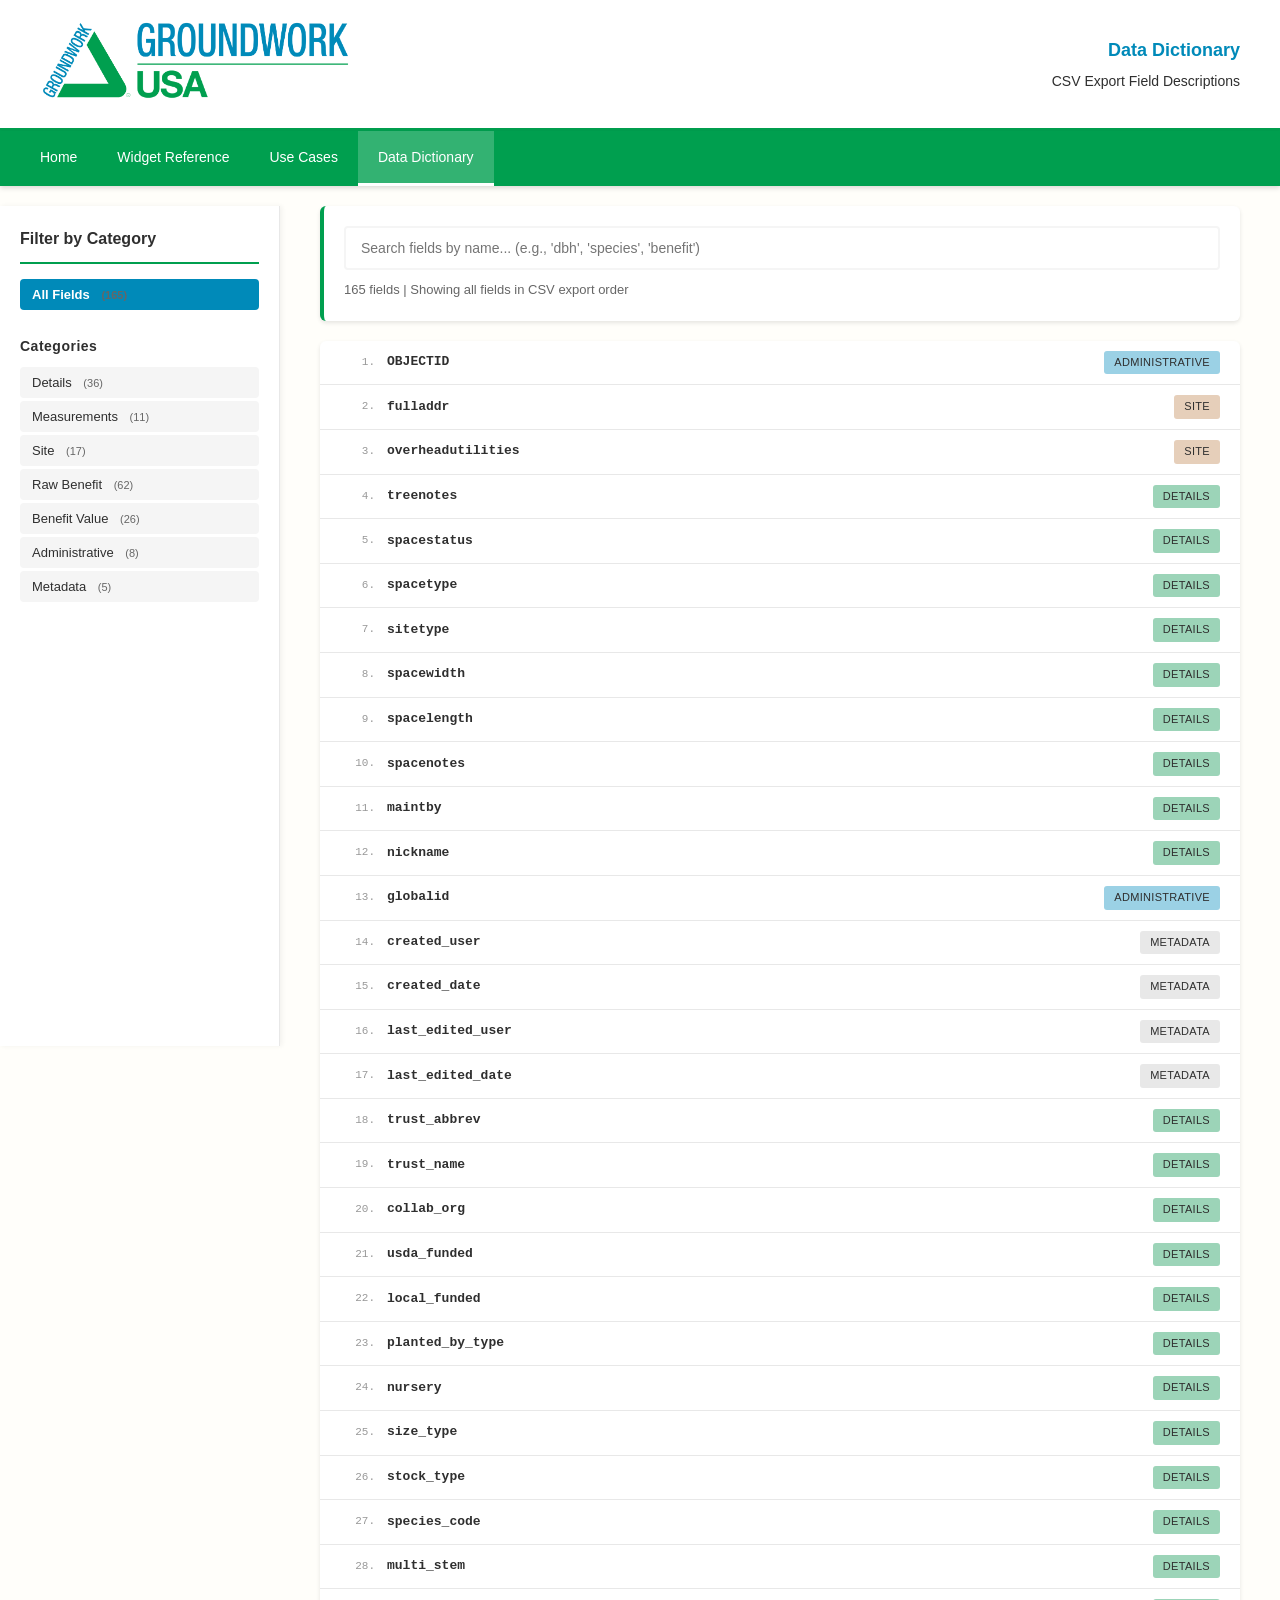
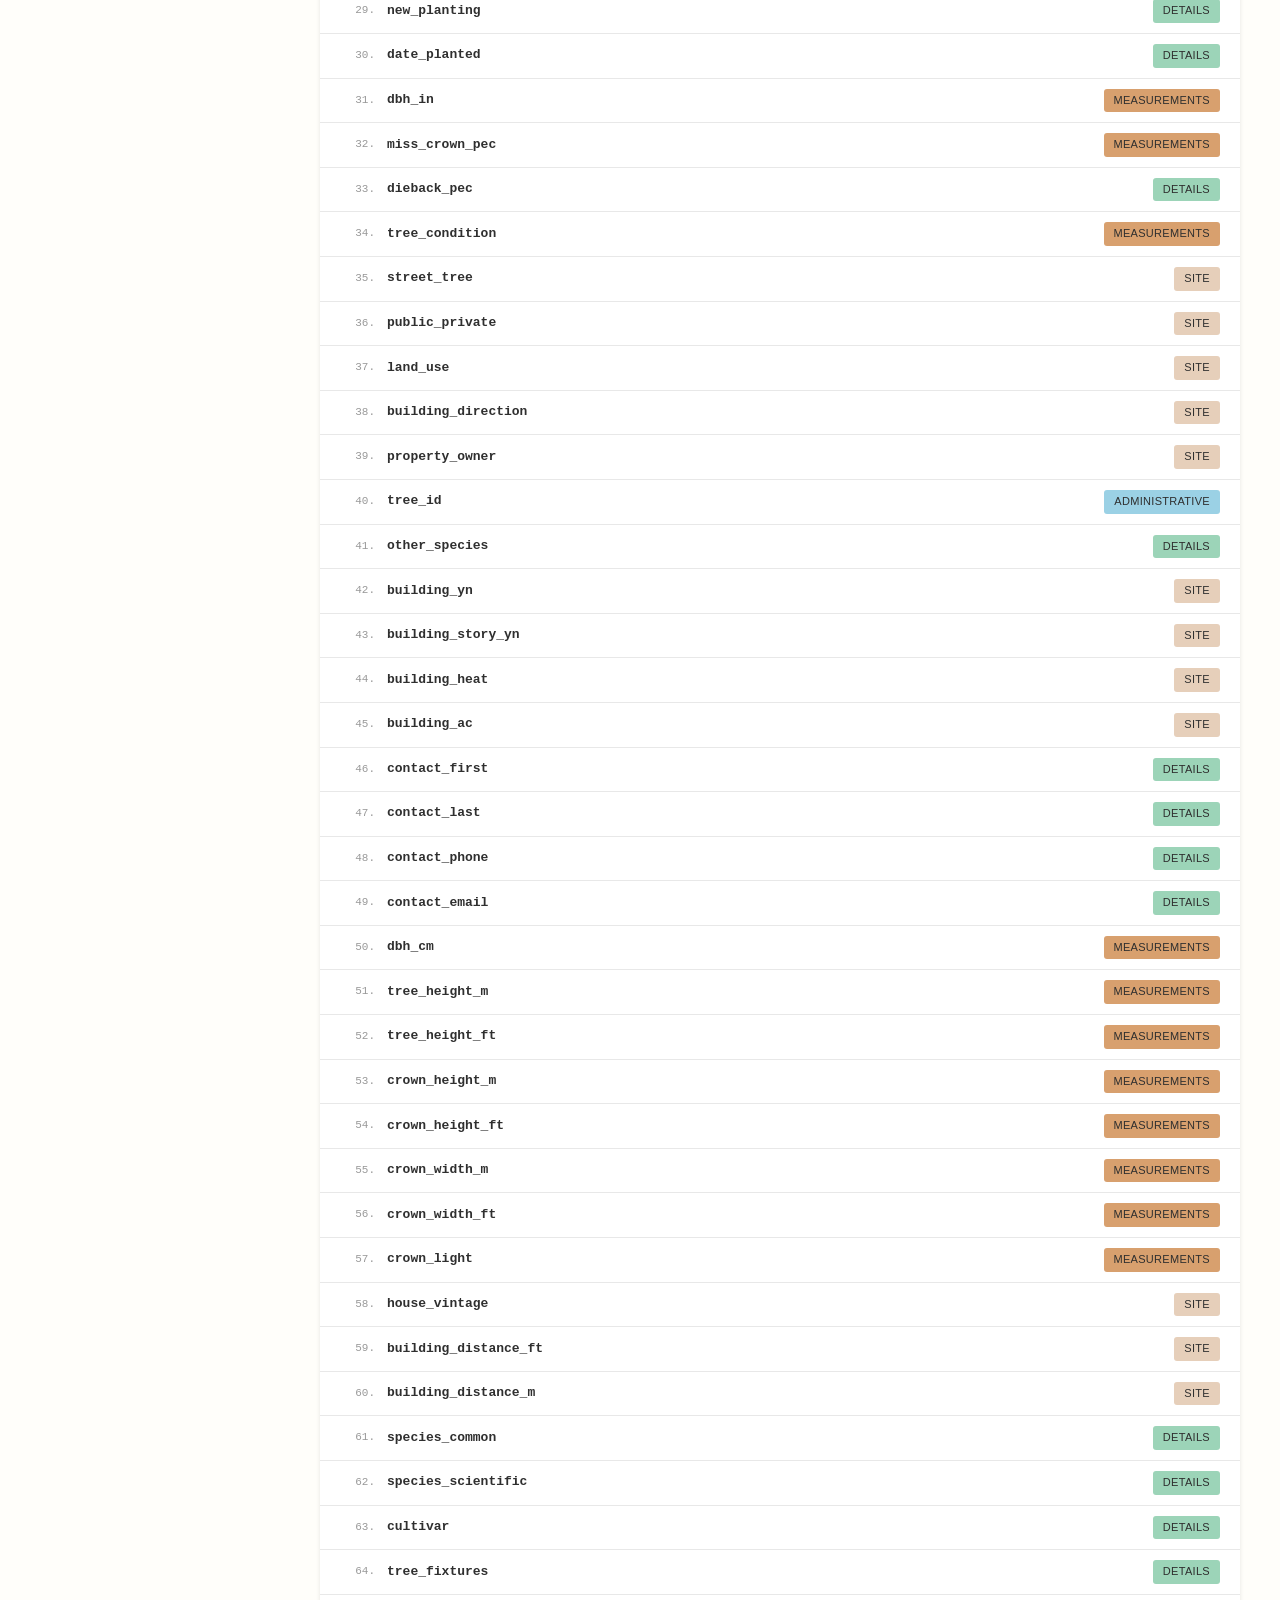
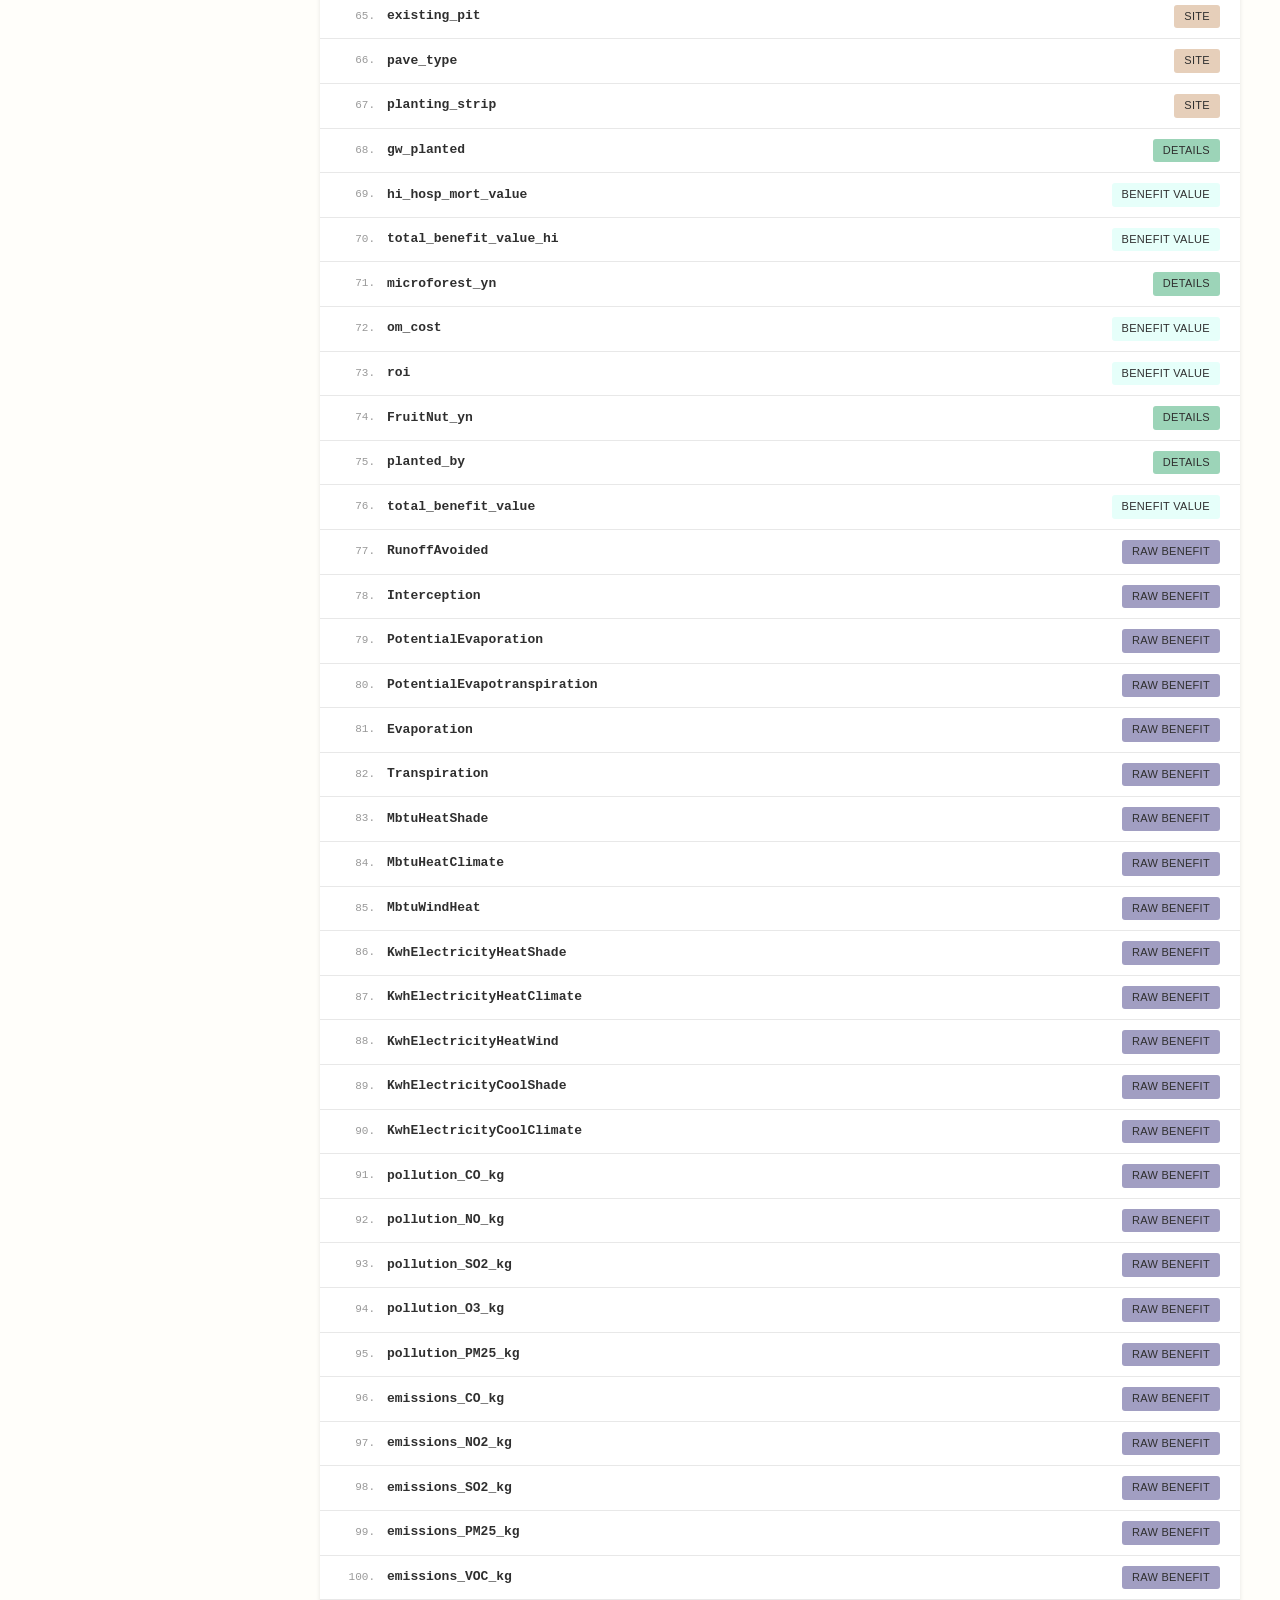
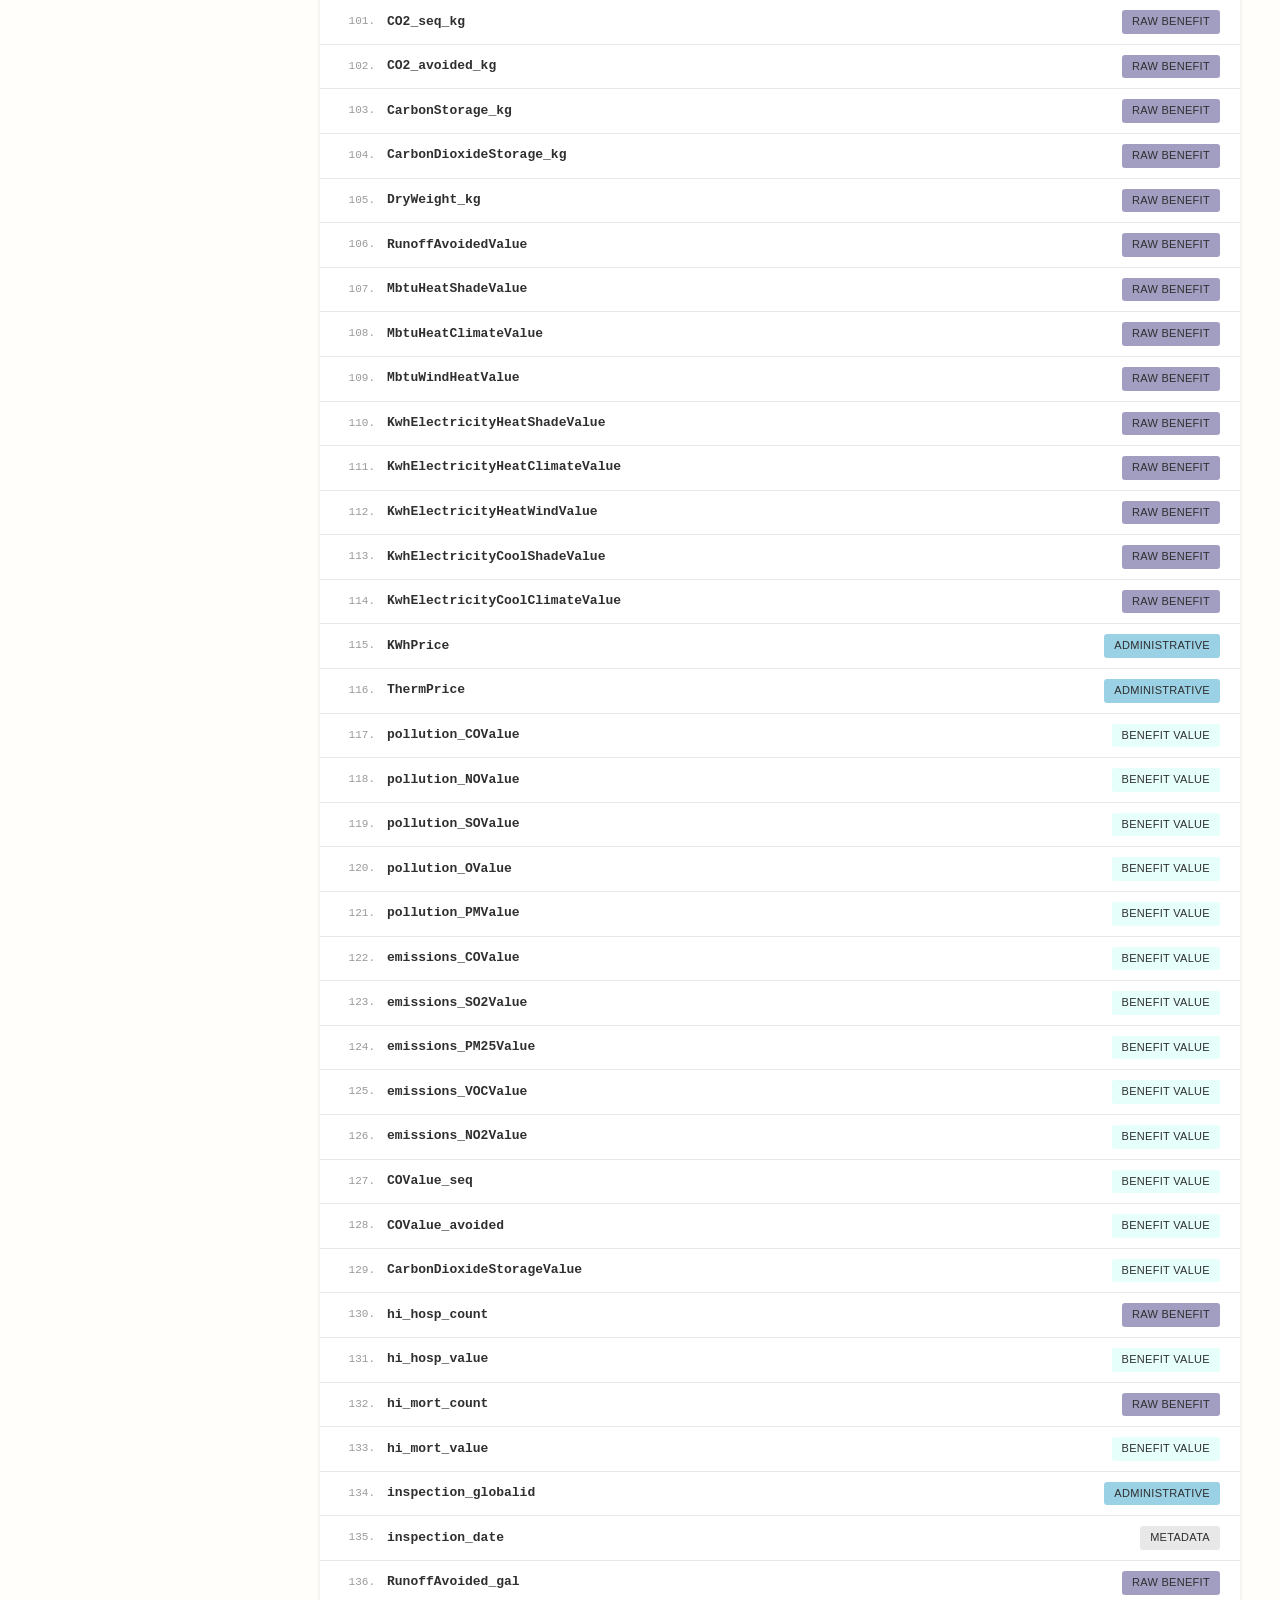
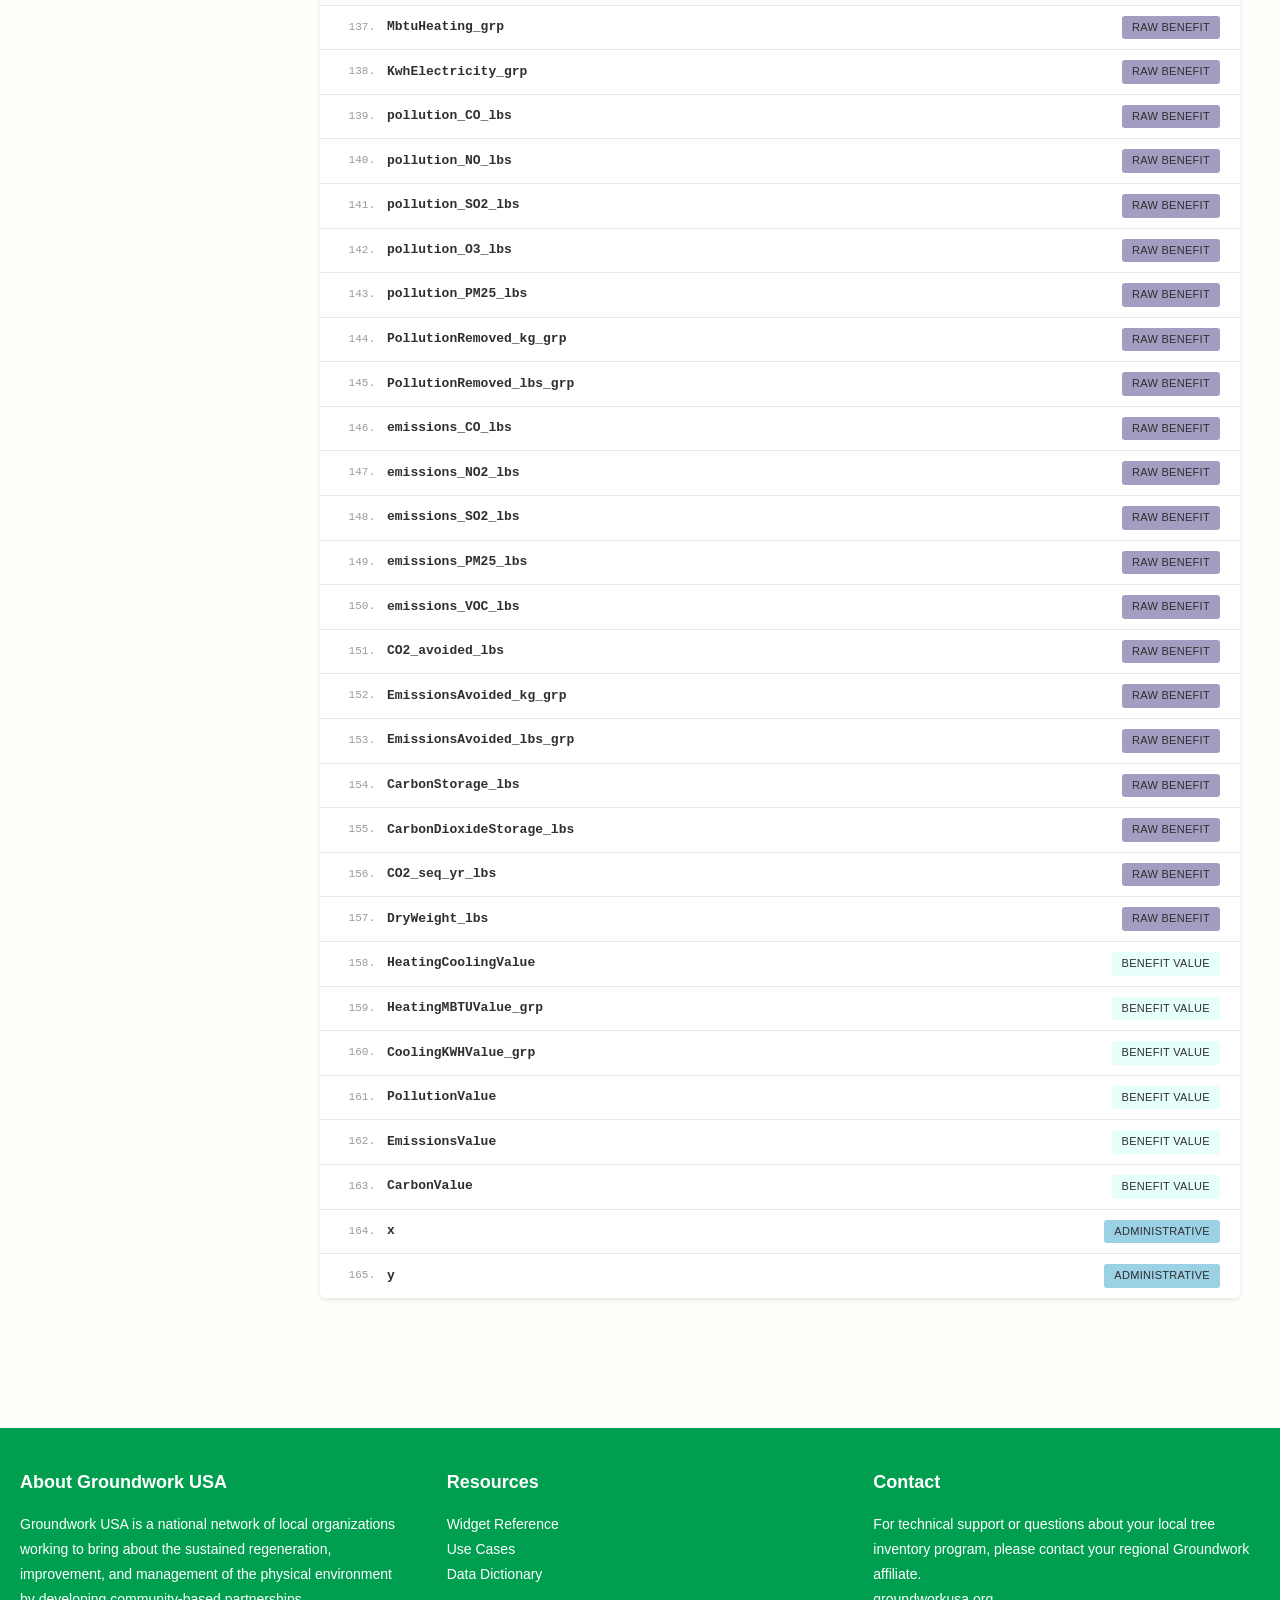
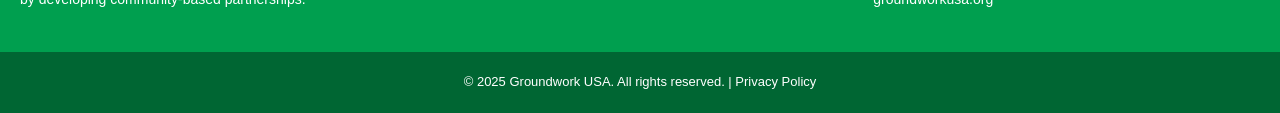
<file: data-dictionary.html>
<!DOCTYPE html>
<html lang="en">
<head>
    <meta charset="UTF-8">
    <meta name="viewport" content="width=device-width, initial-scale=1.0">
    <title>Data Dictionary - Groundwork USA</title>
    <link rel="stylesheet" href="styles.css">
</head>
<body>

    <!-- HEADER -->
    <header class="site-header">
        <div class="header-content">
            <div class="logo-container">
                <img src="images/logo-groundwork.png" alt="Groundwork USA">
            </div>
            <div class="header-tagline">
                <h2>Data Dictionary</h2>
                <p>CSV Export Field Descriptions</p>
            </div>
        </div>
    </header>

    <!-- TOP NAVIGATION -->
	<nav class="main-nav">
  		<ul>
            <li><a href="index.html">Home</a></li>
		    <li><a href="widget-ref.html">Widget Reference</a></li>
            <li><a href="use-cases.html">Use Cases</a></li>
            <li><a href="data-dictionary.html" class="active">Data Dictionary</a></li>
   		 </ul>
  	</nav>

    <!-- MAIN LAYOUT -->
    <div class="page-container">
        
        <!-- LEFT SIDEBAR -->
        <aside class="sidebar">
            <h3>Filter by Category</h3>
            
            <div class="sidebar-section">
                <button class="filter-btn active" data-category="all">
                    All Fields <span class="filter-count">(165)</span>
                </button>
            </div>
            
            <div class="sidebar-section">
                <h4>Categories</h4>
<ul>
        <li><button class="filter-btn" data-category="Details">Details <span class="filter-count">(36)</span></button></li>
        <li><button class="filter-btn" data-category="Measurements">Measurements <span class="filter-count">(11)</span></button></li>
        <li><button class="filter-btn" data-category="Site">Site <span class="filter-count">(17)</span></button></li>
        <li><button class="filter-btn" data-category="Raw Benefit">Raw Benefit <span class="filter-count">(62)</span></button></li>
        <li><button class="filter-btn" data-category="Benefit Value">Benefit Value <span class="filter-count">(26)</span></button></li>
        <li><button class="filter-btn" data-category="Administrative">Administrative <span class="filter-count">(8)</span></button></li>
        <li><button class="filter-btn" data-category="Metadata">Metadata <span class="filter-count">(5)</span></button></li>
                </ul>
            </div>
        </aside>

        <!-- MAIN CONTENT -->
        <main class="main-content">
            
            <!-- SEARCH -->
            <div class="search-container">
                <input type="text" 
                       id="searchBox" 
                       class="search-box" 
                       placeholder="Search fields by name... (e.g., 'dbh', 'species', 'benefit')"
                       autocomplete="off">
                <div class="search-info">
                    <span id="resultCount">165 fields</span> | Showing all fields in CSV export order
                </div>
            </div>

            <!-- FIELD LIST IN CSV ORDER -->
            <ul class="field-list" id="fieldList">

                <li class="field-item" data-category="Administrative">
                    <span class="field-position">1.</span>
                    <span class="field-name">OBJECTID</span>
                    <span class="category-badge cat-administrative">Administrative</span>
                    <div class="field-details">
                        <div class="field-meta">
                            <div class="field-meta-line"><span class="field-meta-label">Alias:</span> <span class="field-meta-value">OBJECTID</span></div>
                            <div class="field-meta-line"><span class="field-meta-label">Data Type:</span> <span class="field-meta-value">Integer</span></div>
                            <div class="field-meta-line"><span class="field-meta-label">Source:</span> <span class="field-meta-value">System-generated</span></div>
                        </div>
                        <div class="field-description">
                            <strong>Description:</strong> ESRI Object ID for the feature layer view
                        </div>
                    </div>
                </li>

                <li class="field-item" data-category="Site">
                    <span class="field-position">2.</span>
                    <span class="field-name">fulladdr</span>
                    <span class="category-badge cat-site">Site</span>
                    <div class="field-details">
                        <div class="field-meta">
                            <div class="field-meta-line"><span class="field-meta-label">Alias:</span> <span class="field-meta-value">Nearest address</span></div>
                            <div class="field-meta-line"><span class="field-meta-label">Data Type:</span> <span class="field-meta-value">Text</span></div>
                            <div class="field-meta-line"><span class="field-meta-label">Source:</span> <span class="field-meta-value">Field collection</span></div>
                        </div>
                        <div class="field-description">
                            <strong>Description:</strong> Complete street address of tree location including street, city, state, ZIP
                        </div>
                    </div>
                </li>

                <li class="field-item" data-category="Site">
                    <span class="field-position">3.</span>
                    <span class="field-name">overheadutilities</span>
                    <span class="category-badge cat-site">Site</span>
                    <div class="field-details">
                        <div class="field-meta">
                            <div class="field-meta-line"><span class="field-meta-label">Alias:</span> <span class="field-meta-value">Overhead utilities</span></div>
                            <div class="field-meta-line"><span class="field-meta-label">Data Type:</span> <span class="field-meta-value">Text</span></div>
                            <div class="field-meta-line"><span class="field-meta-label">Source:</span> <span class="field-meta-value">Field collection</span></div>
                            <div class="field-meta-line"><span class="field-meta-label">Domain Codes:</span> <span class="field-meta-value">Yes; No</span></div>
                            <div class="field-meta-line"><span class="field-meta-label">Domain Names:</span> <span class="field-meta-value">Yes; No</span></div>
                        </div>
                        <div class="field-description">
                            <strong>Description:</strong> Are there powerlines or overhead utilities above the tree?
                        </div>
                    </div>
                </li>

                <li class="field-item" data-category="Details">
                    <span class="field-position">4.</span>
                    <span class="field-name">treenotes</span>
                    <span class="category-badge cat-details">Details</span>
                    <div class="field-details">
                        <div class="field-meta">
                            <div class="field-meta-line"><span class="field-meta-label">Alias:</span> <span class="field-meta-value">Tree notes</span></div>
                            <div class="field-meta-line"><span class="field-meta-label">Data Type:</span> <span class="field-meta-value">Text</span></div>
                            <div class="field-meta-line"><span class="field-meta-label">Source:</span> <span class="field-meta-value">Field collection</span></div>
                        </div>
                        <div class="field-description">
                            <strong>Description:</strong> Free text notes or comments regarding the tree
                        </div>
                    </div>
                </li>

                <li class="field-item" data-category="Details">
                    <span class="field-position">5.</span>
                    <span class="field-name">spacestatus</span>
                    <span class="category-badge cat-details">Details</span>
                    <div class="field-details">
                        <div class="field-meta">
                            <div class="field-meta-line"><span class="field-meta-label">Alias:</span> <span class="field-meta-value">Planting space status</span></div>
                            <div class="field-meta-line"><span class="field-meta-label">Data Type:</span> <span class="field-meta-value">Text</span></div>
                            <div class="field-meta-line"><span class="field-meta-label">Source:</span> <span class="field-meta-value">Field collection</span></div>
                            <div class="field-meta-line"><span class="field-meta-label">Domain Codes:</span> <span class="field-meta-value">Available; Assigned_Planting; Planted; Stump; Retired; Other</span></div>
                            <div class="field-meta-line"><span class="field-meta-label">Domain Names:</span> <span class="field-meta-value">Available; Assigned Planting; Planted; Stump; Retired; Other</span></div>
                        </div>
                        <div class="field-description">
                            <strong>Description:</strong> Records status of a planting space. Is there a tree or is it availble to be planted?
                        </div>
                    </div>
                </li>

                <li class="field-item" data-category="Details">
                    <span class="field-position">6.</span>
                    <span class="field-name">spacetype</span>
                    <span class="category-badge cat-details">Details</span>
                    <div class="field-details">
                        <div class="field-meta">
                            <div class="field-meta-line"><span class="field-meta-label">Alias:</span> <span class="field-meta-value">Planting space type</span></div>
                            <div class="field-meta-line"><span class="field-meta-label">Data Type:</span> <span class="field-meta-value">Text</span></div>
                            <div class="field-meta-line"><span class="field-meta-label">Source:</span> <span class="field-meta-value">Field collection</span></div>
                            <div class="field-meta-line"><span class="field-meta-label">Domain Codes:</span> <span class="field-meta-value">Bark; Brick; Grass; Grate; Grave; Mulch; Pavers; Soil; Other</span></div>
                            <div class="field-meta-line"><span class="field-meta-label">Domain Names:</span> <span class="field-meta-value">Bark; Brick; Grass; Grate; Gravel; Mulch; Pavers; Soil; Other</span></div>
                        </div>
                        <div class="field-description">
                            <strong>Description:</strong> Types of urban tree planting spaces.
                        </div>
                    </div>
                </li>

                <li class="field-item" data-category="Details">
                    <span class="field-position">7.</span>
                    <span class="field-name">sitetype</span>
                    <span class="category-badge cat-details">Details</span>
                    <div class="field-details">
                        <div class="field-meta">
                            <div class="field-meta-line"><span class="field-meta-label">Alias:</span> <span class="field-meta-value">Site type</span></div>
                            <div class="field-meta-line"><span class="field-meta-label">Data Type:</span> <span class="field-meta-value">Text</span></div>
                            <div class="field-meta-line"><span class="field-meta-label">Source:</span> <span class="field-meta-value">Field collection</span></div>
                            <div class="field-meta-line"><span class="field-meta-label">Domain Codes:</span> <span class="field-meta-value">Circle; Curb; Island; Landscape; Median; Park; Residential Property; Other</span></div>
                            <div class="field-meta-line"><span class="field-meta-label">Domain Names:</span> <span class="field-meta-value">Traffic circle; Curb; Traffic island; Landscape area; Traffic median; Park; Residential Property; Other</span></div>
                        </div>
                        <div class="field-description">
                            <strong>Description:</strong> Types of urban tree planting sites.
                        </div>
                    </div>
                </li>

                <li class="field-item" data-category="Details">
                    <span class="field-position">8.</span>
                    <span class="field-name">spacewidth</span>
                    <span class="category-badge cat-details">Details</span>
                    <div class="field-details">
                        <div class="field-meta">
                            <div class="field-meta-line"><span class="field-meta-label">Alias:</span> <span class="field-meta-value">Width</span></div>
                            <div class="field-meta-line"><span class="field-meta-label">Data Type:</span> <span class="field-meta-value">Decimal</span></div>
                            <div class="field-meta-line"><span class="field-meta-label">Source:</span> <span class="field-meta-value">Field collection</span></div>
                        </div>
                        <div class="field-description">
                            <strong>Description:</strong> Planting space width (in)
                        </div>
                    </div>
                </li>

                <li class="field-item" data-category="Details">
                    <span class="field-position">9.</span>
                    <span class="field-name">spacelength</span>
                    <span class="category-badge cat-details">Details</span>
                    <div class="field-details">
                        <div class="field-meta">
                            <div class="field-meta-line"><span class="field-meta-label">Alias:</span> <span class="field-meta-value">Length</span></div>
                            <div class="field-meta-line"><span class="field-meta-label">Data Type:</span> <span class="field-meta-value">Decimal</span></div>
                            <div class="field-meta-line"><span class="field-meta-label">Source:</span> <span class="field-meta-value">Field collection</span></div>
                        </div>
                        <div class="field-description">
                            <strong>Description:</strong> Planting space length (in)
                        </div>
                    </div>
                </li>

                <li class="field-item" data-category="Details">
                    <span class="field-position">10.</span>
                    <span class="field-name">spacenotes</span>
                    <span class="category-badge cat-details">Details</span>
                    <div class="field-details">
                        <div class="field-meta">
                            <div class="field-meta-line"><span class="field-meta-label">Alias:</span> <span class="field-meta-value">Space notes</span></div>
                            <div class="field-meta-line"><span class="field-meta-label">Data Type:</span> <span class="field-meta-value">Text</span></div>
                            <div class="field-meta-line"><span class="field-meta-label">Source:</span> <span class="field-meta-value">Field collection</span></div>
                        </div>
                        <div class="field-description">
                            <strong>Description:</strong> Free text notes or comments regarding the planting space
                        </div>
                    </div>
                </li>

                <li class="field-item" data-category="Details">
                    <span class="field-position">11.</span>
                    <span class="field-name">maintby</span>
                    <span class="category-badge cat-details">Details</span>
                    <div class="field-details">
                        <div class="field-meta">
                            <div class="field-meta-line"><span class="field-meta-label">Alias:</span> <span class="field-meta-value">Maintained by</span></div>
                            <div class="field-meta-line"><span class="field-meta-label">Data Type:</span> <span class="field-meta-value">Integer</span></div>
                            <div class="field-meta-line"><span class="field-meta-label">Source:</span> <span class="field-meta-value">Field collection</span></div>
                            <div class="field-meta-line"><span class="field-meta-label">Domain Codes:</span> <span class="field-meta-value">0; 1; 2; 3; 4; 5</span></div>
                            <div class="field-meta-line"><span class="field-meta-label">Domain Names:</span> <span class="field-meta-value">Groundwork; Collaborating Organization; Resident or Volunteer; Local Government; Other; Unsure</span></div>
                        </div>
                        <div class="field-description">
                            <strong>Description:</strong> Primary caretaker of the tree
                        </div>
                    </div>
                </li>

                <li class="field-item" data-category="Details">
                    <span class="field-position">12.</span>
                    <span class="field-name">nickname</span>
                    <span class="category-badge cat-details">Details</span>
                    <div class="field-details">
                        <div class="field-meta">
                            <div class="field-meta-line"><span class="field-meta-label">Alias:</span> <span class="field-meta-value">Nickname</span></div>
                            <div class="field-meta-line"><span class="field-meta-label">Data Type:</span> <span class="field-meta-value">Text</span></div>
                            <div class="field-meta-line"><span class="field-meta-label">Source:</span> <span class="field-meta-value">Field collection</span></div>
                        </div>
                        <div class="field-description">
                            <strong>Description:</strong> A nickname given by the data collector just for fun.
                        </div>
                    </div>
                </li>

                <li class="field-item" data-category="Administrative">
                    <span class="field-position">13.</span>
                    <span class="field-name">globalid</span>
                    <span class="category-badge cat-administrative">Administrative</span>
                    <div class="field-details">
                        <div class="field-meta">
                            <div class="field-meta-line"><span class="field-meta-label">Alias:</span> <span class="field-meta-value">Global ID</span></div>
                            <div class="field-meta-line"><span class="field-meta-label">Data Type:</span> <span class="field-meta-value">Text</span></div>
                            <div class="field-meta-line"><span class="field-meta-label">Source:</span> <span class="field-meta-value">System-generated</span></div>
                        </div>
                        <div class="field-description">
                            <strong>Description:</strong> ESRI Global ID for geodatabase record management
                        </div>
                    </div>
                </li>

                <li class="field-item" data-category="Metadata">
                    <span class="field-position">14.</span>
                    <span class="field-name">created_user</span>
                    <span class="category-badge cat-metadata">Metadata</span>
                    <div class="field-details">
                        <div class="field-meta">
                            <div class="field-meta-line"><span class="field-meta-label">Alias:</span> <span class="field-meta-value">Created By</span></div>
                            <div class="field-meta-line"><span class="field-meta-label">Data Type:</span> <span class="field-meta-value">Text</span></div>
                            <div class="field-meta-line"><span class="field-meta-label">Source:</span> <span class="field-meta-value">System-generated</span></div>
                        </div>
                        <div class="field-description">
                            <strong>Description:</strong> User that created the tree record
                        </div>
                    </div>
                </li>

                <li class="field-item" data-category="Metadata">
                    <span class="field-position">15.</span>
                    <span class="field-name">created_date</span>
                    <span class="category-badge cat-metadata">Metadata</span>
                    <div class="field-details">
                        <div class="field-meta">
                            <div class="field-meta-line"><span class="field-meta-label">Alias:</span> <span class="field-meta-value">Created On</span></div>
                            <div class="field-meta-line"><span class="field-meta-label">Data Type:</span> <span class="field-meta-value">Date/Time</span></div>
                            <div class="field-meta-line"><span class="field-meta-label">Source:</span> <span class="field-meta-value">System-generated</span></div>
                        </div>
                        <div class="field-description">
                            <strong>Description:</strong> Timestamp of record creation
                        </div>
                    </div>
                </li>

                <li class="field-item" data-category="Metadata">
                    <span class="field-position">16.</span>
                    <span class="field-name">last_edited_user</span>
                    <span class="category-badge cat-metadata">Metadata</span>
                    <div class="field-details">
                        <div class="field-meta">
                            <div class="field-meta-line"><span class="field-meta-label">Alias:</span> <span class="field-meta-value">Last Edited By</span></div>
                            <div class="field-meta-line"><span class="field-meta-label">Data Type:</span> <span class="field-meta-value">Text</span></div>
                            <div class="field-meta-line"><span class="field-meta-label">Source:</span> <span class="field-meta-value">System-generated</span></div>
                        </div>
                        <div class="field-description">
                            <strong>Description:</strong> Last user to edit the tree record
                        </div>
                    </div>
                </li>

                <li class="field-item" data-category="Metadata">
                    <span class="field-position">17.</span>
                    <span class="field-name">last_edited_date</span>
                    <span class="category-badge cat-metadata">Metadata</span>
                    <div class="field-details">
                        <div class="field-meta">
                            <div class="field-meta-line"><span class="field-meta-label">Alias:</span> <span class="field-meta-value">Last Edited On</span></div>
                            <div class="field-meta-line"><span class="field-meta-label">Data Type:</span> <span class="field-meta-value">Date/Time</span></div>
                            <div class="field-meta-line"><span class="field-meta-label">Source:</span> <span class="field-meta-value">System-generated</span></div>
                        </div>
                        <div class="field-description">
                            <strong>Description:</strong> Timestamp of last edit
                        </div>
                    </div>
                </li>

                <li class="field-item" data-category="Details">
                    <span class="field-position">18.</span>
                    <span class="field-name">trust_abbrev</span>
                    <span class="category-badge cat-details">Details</span>
                    <div class="field-details">
                        <div class="field-meta">
                            <div class="field-meta-line"><span class="field-meta-label">Alias:</span> <span class="field-meta-value">Trust Abbreviation</span></div>
                            <div class="field-meta-line"><span class="field-meta-label">Data Type:</span> <span class="field-meta-value">Text</span></div>
                            <div class="field-meta-line"><span class="field-meta-label">Source:</span> <span class="field-meta-value">Field collection</span></div>
                        </div>
                        <div class="field-description">
                            <strong>Description:</strong> Groundwork Trust abbreviation
                        </div>
                    </div>
                </li>

                <li class="field-item" data-category="Details">
                    <span class="field-position">19.</span>
                    <span class="field-name">trust_name</span>
                    <span class="category-badge cat-details">Details</span>
                    <div class="field-details">
                        <div class="field-meta">
                            <div class="field-meta-line"><span class="field-meta-label">Alias:</span> <span class="field-meta-value">Trust Name</span></div>
                            <div class="field-meta-line"><span class="field-meta-label">Data Type:</span> <span class="field-meta-value">Text</span></div>
                            <div class="field-meta-line"><span class="field-meta-label">Source:</span> <span class="field-meta-value">Field collection</span></div>
                        </div>
                        <div class="field-description">
                            <strong>Description:</strong> Groundwork Trust full name
                        </div>
                    </div>
                </li>

                <li class="field-item" data-category="Details">
                    <span class="field-position">20.</span>
                    <span class="field-name">collab_org</span>
                    <span class="category-badge cat-details">Details</span>
                    <div class="field-details">
                        <div class="field-meta">
                            <div class="field-meta-line"><span class="field-meta-label">Alias:</span> <span class="field-meta-value">Collaborating Org</span></div>
                            <div class="field-meta-line"><span class="field-meta-label">Data Type:</span> <span class="field-meta-value">Text</span></div>
                            <div class="field-meta-line"><span class="field-meta-label">Source:</span> <span class="field-meta-value">Field collection</span></div>
                        </div>
                        <div class="field-description">
                            <strong>Description:</strong> Name of collaborating organization
                        </div>
                    </div>
                </li>

                <li class="field-item" data-category="Details">
                    <span class="field-position">21.</span>
                    <span class="field-name">usda_funded</span>
                    <span class="category-badge cat-details">Details</span>
                    <div class="field-details">
                        <div class="field-meta">
                            <div class="field-meta-line"><span class="field-meta-label">Alias:</span> <span class="field-meta-value">USDA Funded</span></div>
                            <div class="field-meta-line"><span class="field-meta-label">Data Type:</span> <span class="field-meta-value">Text</span></div>
                            <div class="field-meta-line"><span class="field-meta-label">Source:</span> <span class="field-meta-value">Field collection</span></div>
                            <div class="field-meta-line"><span class="field-meta-label">Domain Codes:</span> <span class="field-meta-value">Yes; No</span></div>
                            <div class="field-meta-line"><span class="field-meta-label">Domain Names:</span> <span class="field-meta-value">Yes; No</span></div>
                        </div>
                        <div class="field-description">
                            <strong>Description:</strong> Records if the tree planting or inventory was funded by the USDA
                        </div>
                    </div>
                </li>

                <li class="field-item" data-category="Details">
                    <span class="field-position">22.</span>
                    <span class="field-name">local_funded</span>
                    <span class="category-badge cat-details">Details</span>
                    <div class="field-details">
                        <div class="field-meta">
                            <div class="field-meta-line"><span class="field-meta-label">Alias:</span> <span class="field-meta-value">Local Funding Source</span></div>
                            <div class="field-meta-line"><span class="field-meta-label">Data Type:</span> <span class="field-meta-value">Text</span></div>
                            <div class="field-meta-line"><span class="field-meta-label">Source:</span> <span class="field-meta-value">Field collection</span></div>
                        </div>
                        <div class="field-description">
                            <strong>Description:</strong> Designates a local funding source specific to a Groundwork Trust or collaborating organization
                        </div>
                    </div>
                </li>

                <li class="field-item" data-category="Details">
                    <span class="field-position">23.</span>
                    <span class="field-name">planted_by_type</span>
                    <span class="category-badge cat-details">Details</span>
                    <div class="field-details">
                        <div class="field-meta">
                            <div class="field-meta-line"><span class="field-meta-label">Alias:</span> <span class="field-meta-value">Planted by Type</span></div>
                            <div class="field-meta-line"><span class="field-meta-label">Data Type:</span> <span class="field-meta-value">Text</span></div>
                            <div class="field-meta-line"><span class="field-meta-label">Source:</span> <span class="field-meta-value">Field collection</span></div>
                            <div class="field-meta-line"><span class="field-meta-label">Domain Codes:</span> <span class="field-meta-value">adult staff; youth staff; volunteers; homeowner; contractor; other</span></div>
                            <div class="field-meta-line"><span class="field-meta-label">Domain Names:</span> <span class="field-meta-value">adult staff; youth staff; volunteers; homeowner; contractor; other</span></div>
                        </div>
                        <div class="field-description">
                            <strong>Description:</strong> Type of entity that planted the tree (e.g., youth staff, contractor)
                        </div>
                    </div>
                </li>

                <li class="field-item" data-category="Details">
                    <span class="field-position">24.</span>
                    <span class="field-name">nursery</span>
                    <span class="category-badge cat-details">Details</span>
                    <div class="field-details">
                        <div class="field-meta">
                            <div class="field-meta-line"><span class="field-meta-label">Alias:</span> <span class="field-meta-value">Nursery of Origin</span></div>
                            <div class="field-meta-line"><span class="field-meta-label">Data Type:</span> <span class="field-meta-value">Text</span></div>
                            <div class="field-meta-line"><span class="field-meta-label">Source:</span> <span class="field-meta-value">Field collection</span></div>
                        </div>
                        <div class="field-description">
                            <strong>Description:</strong> Nursery or source where tree was obtained
                        </div>
                    </div>
                </li>

                <li class="field-item" data-category="Details">
                    <span class="field-position">25.</span>
                    <span class="field-name">size_type</span>
                    <span class="category-badge cat-details">Details</span>
                    <div class="field-details">
                        <div class="field-meta">
                            <div class="field-meta-line"><span class="field-meta-label">Alias:</span> <span class="field-meta-value">Tree Size Type</span></div>
                            <div class="field-meta-line"><span class="field-meta-label">Data Type:</span> <span class="field-meta-value">Text</span></div>
                            <div class="field-meta-line"><span class="field-meta-label">Source:</span> <span class="field-meta-value">Field collection</span></div>
                            <div class="field-meta-line"><span class="field-meta-label">Domain Codes:</span> <span class="field-meta-value">canopy; understory; evergreen; unsure</span></div>
                            <div class="field-meta-line"><span class="field-meta-label">Domain Names:</span> <span class="field-meta-value">canopy; understory; evergreen; unsure</span></div>
                        </div>
                        <div class="field-description">
                            <strong>Description:</strong> Size category at planting (e.g., canopy, understory)
                        </div>
                    </div>
                </li>

                <li class="field-item" data-category="Details">
                    <span class="field-position">26.</span>
                    <span class="field-name">stock_type</span>
                    <span class="category-badge cat-details">Details</span>
                    <div class="field-details">
                        <div class="field-meta">
                            <div class="field-meta-line"><span class="field-meta-label">Alias:</span> <span class="field-meta-value">Tree Stock Type</span></div>
                            <div class="field-meta-line"><span class="field-meta-label">Data Type:</span> <span class="field-meta-value">Text</span></div>
                            <div class="field-meta-line"><span class="field-meta-label">Source:</span> <span class="field-meta-value">Field collection</span></div>
                            <div class="field-meta-line"><span class="field-meta-label">Domain Codes:</span> <span class="field-meta-value">ball-and-burlap; container; bareroot; seedling; other</span></div>
                            <div class="field-meta-line"><span class="field-meta-label">Domain Names:</span> <span class="field-meta-value">ball-and-burlap; container; bareroot; seedling; other</span></div>
                        </div>
                        <div class="field-description">
                            <strong>Description:</strong> Type of nursery stock (e.g., container, B&amp;B, bare root)
                        </div>
                    </div>
                </li>

                <li class="field-item" data-category="Details">
                    <span class="field-position">27.</span>
                    <span class="field-name">species_code</span>
                    <span class="category-badge cat-details">Details</span>
                    <div class="field-details">
                        <div class="field-meta">
                            <div class="field-meta-line"><span class="field-meta-label">Alias:</span> <span class="field-meta-value">Species Code</span></div>
                            <div class="field-meta-line"><span class="field-meta-label">Data Type:</span> <span class="field-meta-value">Text</span></div>
                            <div class="field-meta-line"><span class="field-meta-label">Source:</span> <span class="field-meta-value">Field collection</span></div>
                        </div>
                        <div class="field-description">
                            <strong>Description:</strong> iTree species code
                        </div>
                    </div>
                </li>

                <li class="field-item" data-category="Details">
                    <span class="field-position">28.</span>
                    <span class="field-name">multi_stem</span>
                    <span class="category-badge cat-details">Details</span>
                    <div class="field-details">
                        <div class="field-meta">
                            <div class="field-meta-line"><span class="field-meta-label">Alias:</span> <span class="field-meta-value">Multi-stem</span></div>
                            <div class="field-meta-line"><span class="field-meta-label">Data Type:</span> <span class="field-meta-value">Text</span></div>
                            <div class="field-meta-line"><span class="field-meta-label">Source:</span> <span class="field-meta-value">Field collection</span></div>
                            <div class="field-meta-line"><span class="field-meta-label">Domain Codes:</span> <span class="field-meta-value">Yes; No</span></div>
                            <div class="field-meta-line"><span class="field-meta-label">Domain Names:</span> <span class="field-meta-value">Yes; No</span></div>
                        </div>
                        <div class="field-description">
                            <strong>Description:</strong> Records it the tree is a multi-stem species or not
                        </div>
                    </div>
                </li>

                <li class="field-item" data-category="Details">
                    <span class="field-position">29.</span>
                    <span class="field-name">new_planting</span>
                    <span class="category-badge cat-details">Details</span>
                    <div class="field-details">
                        <div class="field-meta">
                            <div class="field-meta-line"><span class="field-meta-label">Alias:</span> <span class="field-meta-value">New Planting</span></div>
                            <div class="field-meta-line"><span class="field-meta-label">Data Type:</span> <span class="field-meta-value">Text</span></div>
                            <div class="field-meta-line"><span class="field-meta-label">Source:</span> <span class="field-meta-value">Field collection</span></div>
                            <div class="field-meta-line"><span class="field-meta-label">Domain Codes:</span> <span class="field-meta-value">Yes; No</span></div>
                            <div class="field-meta-line"><span class="field-meta-label">Domain Names:</span> <span class="field-meta-value">Yes; No</span></div>
                        </div>
                        <div class="field-description">
                            <strong>Description:</strong> Records if the tree is a new planting or an inventory of an existing tree
                        </div>
                    </div>
                </li>

                <li class="field-item" data-category="Details">
                    <span class="field-position">30.</span>
                    <span class="field-name">date_planted</span>
                    <span class="category-badge cat-details">Details</span>
                    <div class="field-details">
                        <div class="field-meta">
                            <div class="field-meta-line"><span class="field-meta-label">Alias:</span> <span class="field-meta-value">Date Planted</span></div>
                            <div class="field-meta-line"><span class="field-meta-label">Data Type:</span> <span class="field-meta-value">Date/Time</span></div>
                            <div class="field-meta-line"><span class="field-meta-label">Source:</span> <span class="field-meta-value">Field collection</span></div>
                        </div>
                        <div class="field-description">
                            <strong>Description:</strong> Date when tree was planted (ISO 8601 format)
                        </div>
                    </div>
                </li>

                <li class="field-item" data-category="Measurements">
                    <span class="field-position">31.</span>
                    <span class="field-name">dbh_in</span>
                    <span class="category-badge cat-measurements">Measurements</span>
                    <div class="field-details">
                        <div class="field-meta">
                            <div class="field-meta-line"><span class="field-meta-label">Alias:</span> <span class="field-meta-value">Trunk Diameter (dbh) (in)</span></div>
                            <div class="field-meta-line"><span class="field-meta-label">Data Type:</span> <span class="field-meta-value">Decimal</span></div>
                            <div class="field-meta-line"><span class="field-meta-label">Source:</span> <span class="field-meta-value">Field collection</span></div>
                        </div>
                        <div class="field-description">
                            <strong>Description:</strong> Diameter at breast height in inches (4.5 feet above ground)
                        </div>
                    </div>
                </li>

                <li class="field-item" data-category="Measurements">
                    <span class="field-position">32.</span>
                    <span class="field-name">miss_crown_pec</span>
                    <span class="category-badge cat-measurements">Measurements</span>
                    <div class="field-details">
                        <div class="field-meta">
                            <div class="field-meta-line"><span class="field-meta-label">Alias:</span> <span class="field-meta-value">Missing Crown (%)</span></div>
                            <div class="field-meta-line"><span class="field-meta-label">Data Type:</span> <span class="field-meta-value">Decimal</span></div>
                            <div class="field-meta-line"><span class="field-meta-label">Source:</span> <span class="field-meta-value">Field collection</span></div>
                        </div>
                        <div class="field-description">
                            <strong>Description:</strong> Percentage of missing crown
                        </div>
                    </div>
                </li>

                <li class="field-item" data-category="Details">
                    <span class="field-position">33.</span>
                    <span class="field-name">dieback_pec</span>
                    <span class="category-badge cat-details">Details</span>
                    <div class="field-details">
                        <div class="field-meta">
                            <div class="field-meta-line"><span class="field-meta-label">Alias:</span> <span class="field-meta-value">Dieback (%)</span></div>
                            <div class="field-meta-line"><span class="field-meta-label">Data Type:</span> <span class="field-meta-value">Decimal</span></div>
                            <div class="field-meta-line"><span class="field-meta-label">Source:</span> <span class="field-meta-value">Field collection</span></div>
                        </div>
                        <div class="field-description">
                            <strong>Description:</strong> Percentage of crown dieback
                        </div>
                    </div>
                </li>

                <li class="field-item" data-category="Measurements">
                    <span class="field-position">34.</span>
                    <span class="field-name">tree_condition</span>
                    <span class="category-badge cat-measurements">Measurements</span>
                    <div class="field-details">
                        <div class="field-meta">
                            <div class="field-meta-line"><span class="field-meta-label">Alias:</span> <span class="field-meta-value">Tree Condition</span></div>
                            <div class="field-meta-line"><span class="field-meta-label">Data Type:</span> <span class="field-meta-value">Text</span></div>
                            <div class="field-meta-line"><span class="field-meta-label">Source:</span> <span class="field-meta-value">Field collection</span></div>
                            <div class="field-meta-line"><span class="field-meta-label">Domain Codes:</span> <span class="field-meta-value">Excellent; Good; Fair; Poor; Critical; Dying; Dead</span></div>
                            <div class="field-meta-line"><span class="field-meta-label">Domain Names:</span> <span class="field-meta-value">Excellent; Good; Fair; Poor; Critical; Dying; Dead</span></div>
                        </div>
                        <div class="field-description">
                            <strong>Description:</strong> Overall health assessment (Excellent, Good, Fair, Poor, Critical, Dead)
                        </div>
                    </div>
                </li>

                <li class="field-item" data-category="Site">
                    <span class="field-position">35.</span>
                    <span class="field-name">street_tree</span>
                    <span class="category-badge cat-site">Site</span>
                    <div class="field-details">
                        <div class="field-meta">
                            <div class="field-meta-line"><span class="field-meta-label">Alias:</span> <span class="field-meta-value">Street Tree</span></div>
                            <div class="field-meta-line"><span class="field-meta-label">Data Type:</span> <span class="field-meta-value">Text</span></div>
                            <div class="field-meta-line"><span class="field-meta-label">Source:</span> <span class="field-meta-value">Field collection</span></div>
                            <div class="field-meta-line"><span class="field-meta-label">Domain Codes:</span> <span class="field-meta-value">Yes; No</span></div>
                            <div class="field-meta-line"><span class="field-meta-label">Domain Names:</span> <span class="field-meta-value">Yes; No</span></div>
                        </div>
                        <div class="field-description">
                            <strong>Description:</strong> Records if the tree a street tree or not
                        </div>
                    </div>
                </li>

                <li class="field-item" data-category="Site">
                    <span class="field-position">36.</span>
                    <span class="field-name">public_private</span>
                    <span class="category-badge cat-site">Site</span>
                    <div class="field-details">
                        <div class="field-meta">
                            <div class="field-meta-line"><span class="field-meta-label">Alias:</span> <span class="field-meta-value">Public or Private</span></div>
                            <div class="field-meta-line"><span class="field-meta-label">Data Type:</span> <span class="field-meta-value">Text</span></div>
                            <div class="field-meta-line"><span class="field-meta-label">Source:</span> <span class="field-meta-value">Field collection</span></div>
                            <div class="field-meta-line"><span class="field-meta-label">Domain Codes:</span> <span class="field-meta-value">Public; Private</span></div>
                            <div class="field-meta-line"><span class="field-meta-label">Domain Names:</span> <span class="field-meta-value">Public; Private</span></div>
                        </div>
                        <div class="field-description">
                            <strong>Description:</strong> Records if the tree is planted on public or private property
                        </div>
                    </div>
                </li>

                <li class="field-item" data-category="Site">
                    <span class="field-position">37.</span>
                    <span class="field-name">land_use</span>
                    <span class="category-badge cat-site">Site</span>
                    <div class="field-details">
                        <div class="field-meta">
                            <div class="field-meta-line"><span class="field-meta-label">Alias:</span> <span class="field-meta-value">Land Use Type</span></div>
                            <div class="field-meta-line"><span class="field-meta-label">Data Type:</span> <span class="field-meta-value">Text</span></div>
                            <div class="field-meta-line"><span class="field-meta-label">Source:</span> <span class="field-meta-value">Field collection</span></div>
                            <div class="field-meta-line"><span class="field-meta-label">Domain Codes:</span> <span class="field-meta-value">R; M; C; P; E; G; A; V; I; U; W; T; O</span></div>
                            <div class="field-meta-line"><span class="field-meta-label">Domain Names:</span> <span class="field-meta-value">Residential; Multi-family; Commercial, industrial; Park; Cemetery; Golf Course; Agriculture; Vacant; Institutional; Utility; Water, wetland; Transportation; Other</span></div>
                        </div>
                        <div class="field-description">
                            <strong>Description:</strong> Records the land use type of the parcel on which the tree is planted
                        </div>
                    </div>
                </li>

                <li class="field-item" data-category="Site">
                    <span class="field-position">38.</span>
                    <span class="field-name">building_direction</span>
                    <span class="category-badge cat-site">Site</span>
                    <div class="field-details">
                        <div class="field-meta">
                            <div class="field-meta-line"><span class="field-meta-label">Alias:</span> <span class="field-meta-value">Direction to Nearest Building</span></div>
                            <div class="field-meta-line"><span class="field-meta-label">Data Type:</span> <span class="field-meta-value">Integer</span></div>
                            <div class="field-meta-line"><span class="field-meta-label">Source:</span> <span class="field-meta-value">Field collection</span></div>
                            <div class="field-meta-line"><span class="field-meta-label">Domain Codes:</span> <span class="field-meta-value">0; 45; 90; 135; 180; 225; 270; 315</span></div>
                            <div class="field-meta-line"><span class="field-meta-label">Domain Names:</span> <span class="field-meta-value">North; Northeast; East; Southeast; South; Southwest; West; Northwest</span></div>
                        </div>
                        <div class="field-description">
                            <strong>Description:</strong> Cardinal direction of building relative to tree
                        </div>
                    </div>
                </li>

                <li class="field-item" data-category="Site">
                    <span class="field-position">39.</span>
                    <span class="field-name">property_owner</span>
                    <span class="category-badge cat-site">Site</span>
                    <div class="field-details">
                        <div class="field-meta">
                            <div class="field-meta-line"><span class="field-meta-label">Alias:</span> <span class="field-meta-value">Property Owner</span></div>
                            <div class="field-meta-line"><span class="field-meta-label">Data Type:</span> <span class="field-meta-value">Text</span></div>
                            <div class="field-meta-line"><span class="field-meta-label">Source:</span> <span class="field-meta-value">Field collection</span></div>
                        </div>
                        <div class="field-description">
                            <strong>Description:</strong> Records the property owner of the parcel on which the tree is planted
                        </div>
                    </div>
                </li>

                <li class="field-item" data-category="Administrative">
                    <span class="field-position">40.</span>
                    <span class="field-name">tree_id</span>
                    <span class="category-badge cat-administrative">Administrative</span>
                    <div class="field-details">
                        <div class="field-meta">
                            <div class="field-meta-line"><span class="field-meta-label">Alias:</span> <span class="field-meta-value">Tree ID</span></div>
                            <div class="field-meta-line"><span class="field-meta-label">Data Type:</span> <span class="field-meta-value">Text</span></div>
                            <div class="field-meta-line"><span class="field-meta-label">Source:</span> <span class="field-meta-value">System-generated</span></div>
                        </div>
                        <div class="field-description">
                            <strong>Description:</strong> GWUSA tree unique identifier
                        </div>
                    </div>
                </li>

                <li class="field-item" data-category="Details">
                    <span class="field-position">41.</span>
                    <span class="field-name">other_species</span>
                    <span class="category-badge cat-details">Details</span>
                    <div class="field-details">
                        <div class="field-meta">
                            <div class="field-meta-line"><span class="field-meta-label">Alias:</span> <span class="field-meta-value">Other Species</span></div>
                            <div class="field-meta-line"><span class="field-meta-label">Data Type:</span> <span class="field-meta-value">Text</span></div>
                            <div class="field-meta-line"><span class="field-meta-label">Source:</span> <span class="field-meta-value">Field collection</span></div>
                        </div>
                        <div class="field-description">
                            <strong>Description:</strong> Records a tree species that is not included in the comprehensive iTree species list
                        </div>
                    </div>
                </li>

                <li class="field-item" data-category="Site">
                    <span class="field-position">42.</span>
                    <span class="field-name">building_yn</span>
                    <span class="category-badge cat-site">Site</span>
                    <div class="field-details">
                        <div class="field-meta">
                            <div class="field-meta-line"><span class="field-meta-label">Alias:</span> <span class="field-meta-value">Building within 60 ft. of Tree (yes/no)</span></div>
                            <div class="field-meta-line"><span class="field-meta-label">Data Type:</span> <span class="field-meta-value">Text</span></div>
                            <div class="field-meta-line"><span class="field-meta-label">Source:</span> <span class="field-meta-value">Field collection</span></div>
                            <div class="field-meta-line"><span class="field-meta-label">Domain Codes:</span> <span class="field-meta-value">Yes; No</span></div>
                            <div class="field-meta-line"><span class="field-meta-label">Domain Names:</span> <span class="field-meta-value">Yes; No</span></div>
                        </div>
                        <div class="field-description">
                            <strong>Description:</strong> Records if there is a building within 60ft of the tree
                        </div>
                    </div>
                </li>

                <li class="field-item" data-category="Site">
                    <span class="field-position">43.</span>
                    <span class="field-name">building_story_yn</span>
                    <span class="category-badge cat-site">Site</span>
                    <div class="field-details">
                        <div class="field-meta">
                            <div class="field-meta-line"><span class="field-meta-label">Alias:</span> <span class="field-meta-value">Buliding Stories</span></div>
                            <div class="field-meta-line"><span class="field-meta-label">Data Type:</span> <span class="field-meta-value">Text</span></div>
                            <div class="field-meta-line"><span class="field-meta-label">Source:</span> <span class="field-meta-value">Field collection</span></div>
                            <div class="field-meta-line"><span class="field-meta-label">Domain Codes:</span> <span class="field-meta-value">Yes; No</span></div>
                            <div class="field-meta-line"><span class="field-meta-label">Domain Names:</span> <span class="field-meta-value">Yes; No</span></div>
                        </div>
                        <div class="field-description">
                            <strong>Description:</strong> Records if the building is less than 3 stories tall
                        </div>
                    </div>
                </li>

                <li class="field-item" data-category="Site">
                    <span class="field-position">44.</span>
                    <span class="field-name">building_heat</span>
                    <span class="category-badge cat-site">Site</span>
                    <div class="field-details">
                        <div class="field-meta">
                            <div class="field-meta-line"><span class="field-meta-label">Alias:</span> <span class="field-meta-value">Heated Building</span></div>
                            <div class="field-meta-line"><span class="field-meta-label">Data Type:</span> <span class="field-meta-value">Integer</span></div>
                            <div class="field-meta-line"><span class="field-meta-label">Source:</span> <span class="field-meta-value">Field collection</span></div>
                            <div class="field-meta-line"><span class="field-meta-label">Domain Codes:</span> <span class="field-meta-value">1; 0</span></div>
                            <div class="field-meta-line"><span class="field-meta-label">Domain Names:</span> <span class="field-meta-value">Building has heating utilities; Building does not have heating utilities</span></div>
                        </div>
                        <div class="field-description">
                            <strong>Description:</strong> Records if the building has central heating
                        </div>
                    </div>
                </li>

                <li class="field-item" data-category="Site">
                    <span class="field-position">45.</span>
                    <span class="field-name">building_ac</span>
                    <span class="category-badge cat-site">Site</span>
                    <div class="field-details">
                        <div class="field-meta">
                            <div class="field-meta-line"><span class="field-meta-label">Alias:</span> <span class="field-meta-value">Air Conditioned Building</span></div>
                            <div class="field-meta-line"><span class="field-meta-label">Data Type:</span> <span class="field-meta-value">Integer</span></div>
                            <div class="field-meta-line"><span class="field-meta-label">Source:</span> <span class="field-meta-value">Field collection</span></div>
                            <div class="field-meta-line"><span class="field-meta-label">Domain Codes:</span> <span class="field-meta-value">1; 0</span></div>
                            <div class="field-meta-line"><span class="field-meta-label">Domain Names:</span> <span class="field-meta-value">Building has air conditioning; Building does not have air conditioning</span></div>
                        </div>
                        <div class="field-description">
                            <strong>Description:</strong> Records if the building has air conditioning
                        </div>
                    </div>
                </li>

                <li class="field-item" data-category="Details">
                    <span class="field-position">46.</span>
                    <span class="field-name">contact_first</span>
                    <span class="category-badge cat-details">Details</span>
                    <div class="field-details">
                        <div class="field-meta">
                            <div class="field-meta-line"><span class="field-meta-label">Alias:</span> <span class="field-meta-value">Contact First Name</span></div>
                            <div class="field-meta-line"><span class="field-meta-label">Data Type:</span> <span class="field-meta-value">Text</span></div>
                            <div class="field-meta-line"><span class="field-meta-label">Source:</span> <span class="field-meta-value">Field collection</span></div>
                        </div>
                        <div class="field-description">
                            <strong>Description:</strong> Primary contact first name
                        </div>
                    </div>
                </li>

                <li class="field-item" data-category="Details">
                    <span class="field-position">47.</span>
                    <span class="field-name">contact_last</span>
                    <span class="category-badge cat-details">Details</span>
                    <div class="field-details">
                        <div class="field-meta">
                            <div class="field-meta-line"><span class="field-meta-label">Alias:</span> <span class="field-meta-value">Contact Last Name</span></div>
                            <div class="field-meta-line"><span class="field-meta-label">Data Type:</span> <span class="field-meta-value">Text</span></div>
                            <div class="field-meta-line"><span class="field-meta-label">Source:</span> <span class="field-meta-value">Field collection</span></div>
                        </div>
                        <div class="field-description">
                            <strong>Description:</strong> Primary contact last name
                        </div>
                    </div>
                </li>

                <li class="field-item" data-category="Details">
                    <span class="field-position">48.</span>
                    <span class="field-name">contact_phone</span>
                    <span class="category-badge cat-details">Details</span>
                    <div class="field-details">
                        <div class="field-meta">
                            <div class="field-meta-line"><span class="field-meta-label">Alias:</span> <span class="field-meta-value">Contact Phone Number</span></div>
                            <div class="field-meta-line"><span class="field-meta-label">Data Type:</span> <span class="field-meta-value">Text</span></div>
                            <div class="field-meta-line"><span class="field-meta-label">Source:</span> <span class="field-meta-value">Field collection</span></div>
                        </div>
                        <div class="field-description">
                            <strong>Description:</strong> Primary contact phone number
                        </div>
                    </div>
                </li>

                <li class="field-item" data-category="Details">
                    <span class="field-position">49.</span>
                    <span class="field-name">contact_email</span>
                    <span class="category-badge cat-details">Details</span>
                    <div class="field-details">
                        <div class="field-meta">
                            <div class="field-meta-line"><span class="field-meta-label">Alias:</span> <span class="field-meta-value">Contact Email</span></div>
                            <div class="field-meta-line"><span class="field-meta-label">Data Type:</span> <span class="field-meta-value">Text</span></div>
                            <div class="field-meta-line"><span class="field-meta-label">Source:</span> <span class="field-meta-value">Field collection</span></div>
                        </div>
                        <div class="field-description">
                            <strong>Description:</strong> Primary contact email
                        </div>
                    </div>
                </li>

                <li class="field-item" data-category="Measurements">
                    <span class="field-position">50.</span>
                    <span class="field-name">dbh_cm</span>
                    <span class="category-badge cat-measurements">Measurements</span>
                    <div class="field-details">
                        <div class="field-meta">
                            <div class="field-meta-line"><span class="field-meta-label">Alias:</span> <span class="field-meta-value">Trunk Diameter (dbh) (cm)</span></div>
                            <div class="field-meta-line"><span class="field-meta-label">Data Type:</span> <span class="field-meta-value">Decimal</span></div>
                            <div class="field-meta-line"><span class="field-meta-label">Source:</span> <span class="field-meta-value">Calculated</span></div>
                        </div>
                        <div class="field-description">
                            <strong>Description:</strong> Diameter at breast height in centimeters (converted from dbh_in)
                        </div>
                    </div>
                </li>

                <li class="field-item" data-category="Measurements">
                    <span class="field-position">51.</span>
                    <span class="field-name">tree_height_m</span>
                    <span class="category-badge cat-measurements">Measurements</span>
                    <div class="field-details">
                        <div class="field-meta">
                            <div class="field-meta-line"><span class="field-meta-label">Alias:</span> <span class="field-meta-value">Tree Height (m)</span></div>
                            <div class="field-meta-line"><span class="field-meta-label">Data Type:</span> <span class="field-meta-value">Integer</span></div>
                            <div class="field-meta-line"><span class="field-meta-label">Source:</span> <span class="field-meta-value">Calculated</span></div>
                        </div>
                        <div class="field-description">
                            <strong>Description:</strong> Tree height in meters
                        </div>
                    </div>
                </li>

                <li class="field-item" data-category="Measurements">
                    <span class="field-position">52.</span>
                    <span class="field-name">tree_height_ft</span>
                    <span class="category-badge cat-measurements">Measurements</span>
                    <div class="field-details">
                        <div class="field-meta">
                            <div class="field-meta-line"><span class="field-meta-label">Alias:</span> <span class="field-meta-value">Tree Height (ft)</span></div>
                            <div class="field-meta-line"><span class="field-meta-label">Data Type:</span> <span class="field-meta-value">Integer</span></div>
                            <div class="field-meta-line"><span class="field-meta-label">Source:</span> <span class="field-meta-value">Field collection</span></div>
                        </div>
                        <div class="field-description">
                            <strong>Description:</strong> Tree height in feet
                        </div>
                    </div>
                </li>

                <li class="field-item" data-category="Measurements">
                    <span class="field-position">53.</span>
                    <span class="field-name">crown_height_m</span>
                    <span class="category-badge cat-measurements">Measurements</span>
                    <div class="field-details">
                        <div class="field-meta">
                            <div class="field-meta-line"><span class="field-meta-label">Alias:</span> <span class="field-meta-value">Tree Crown Height (m)</span></div>
                            <div class="field-meta-line"><span class="field-meta-label">Data Type:</span> <span class="field-meta-value">Integer</span></div>
                            <div class="field-meta-line"><span class="field-meta-label">Source:</span> <span class="field-meta-value">Calculated</span></div>
                        </div>
                        <div class="field-description">
                            <strong>Description:</strong> Crown base height in meters
                        </div>
                    </div>
                </li>

                <li class="field-item" data-category="Measurements">
                    <span class="field-position">54.</span>
                    <span class="field-name">crown_height_ft</span>
                    <span class="category-badge cat-measurements">Measurements</span>
                    <div class="field-details">
                        <div class="field-meta">
                            <div class="field-meta-line"><span class="field-meta-label">Alias:</span> <span class="field-meta-value">Tree Crown Height (ft)</span></div>
                            <div class="field-meta-line"><span class="field-meta-label">Data Type:</span> <span class="field-meta-value">Integer</span></div>
                            <div class="field-meta-line"><span class="field-meta-label">Source:</span> <span class="field-meta-value">Field collection</span></div>
                        </div>
                        <div class="field-description">
                            <strong>Description:</strong> Crown base height in feet
                        </div>
                    </div>
                </li>

                <li class="field-item" data-category="Measurements">
                    <span class="field-position">55.</span>
                    <span class="field-name">crown_width_m</span>
                    <span class="category-badge cat-measurements">Measurements</span>
                    <div class="field-details">
                        <div class="field-meta">
                            <div class="field-meta-line"><span class="field-meta-label">Alias:</span> <span class="field-meta-value">Tree Crown Width (m)</span></div>
                            <div class="field-meta-line"><span class="field-meta-label">Data Type:</span> <span class="field-meta-value">Integer</span></div>
                            <div class="field-meta-line"><span class="field-meta-label">Source:</span> <span class="field-meta-value">Calculated</span></div>
                        </div>
                        <div class="field-description">
                            <strong>Description:</strong> Crown width in meters
                        </div>
                    </div>
                </li>

                <li class="field-item" data-category="Measurements">
                    <span class="field-position">56.</span>
                    <span class="field-name">crown_width_ft</span>
                    <span class="category-badge cat-measurements">Measurements</span>
                    <div class="field-details">
                        <div class="field-meta">
                            <div class="field-meta-line"><span class="field-meta-label">Alias:</span> <span class="field-meta-value">Tree Crown Width (ft)</span></div>
                            <div class="field-meta-line"><span class="field-meta-label">Data Type:</span> <span class="field-meta-value">Integer</span></div>
                            <div class="field-meta-line"><span class="field-meta-label">Source:</span> <span class="field-meta-value">Field collection</span></div>
                        </div>
                        <div class="field-description">
                            <strong>Description:</strong> Crown width in feet
                        </div>
                    </div>
                </li>

                <li class="field-item" data-category="Measurements">
                    <span class="field-position">57.</span>
                    <span class="field-name">crown_light</span>
                    <span class="category-badge cat-measurements">Measurements</span>
                    <div class="field-details">
                        <div class="field-meta">
                            <div class="field-meta-line"><span class="field-meta-label">Alias:</span> <span class="field-meta-value">Crown Light Exposure (CLE)</span></div>
                            <div class="field-meta-line"><span class="field-meta-label">Data Type:</span> <span class="field-meta-value">Integer</span></div>
                            <div class="field-meta-line"><span class="field-meta-label">Source:</span> <span class="field-meta-value">Field collection</span></div>
                            <div class="field-meta-line"><span class="field-meta-label">Domain Codes:</span> <span class="field-meta-value">0; 1; 2; 3; 4; 5</span></div>
                            <div class="field-meta-line"><span class="field-meta-label">Domain Names:</span> <span class="field-meta-value">no light exposure; 1 side; 2 sides; 3 sides; 4 sides; 5 sides - full exposure</span></div>
                        </div>
                        <div class="field-description">
                            <strong>Description:</strong> Number of sides of the tree exposed to sunlight
                        </div>
                    </div>
                </li>

                <li class="field-item" data-category="Site">
                    <span class="field-position">58.</span>
                    <span class="field-name">house_vintage</span>
                    <span class="category-badge cat-site">Site</span>
                    <div class="field-details">
                        <div class="field-meta">
                            <div class="field-meta-line"><span class="field-meta-label">Alias:</span> <span class="field-meta-value">House Vintage</span></div>
                            <div class="field-meta-line"><span class="field-meta-label">Data Type:</span> <span class="field-meta-value">Text</span></div>
                            <div class="field-meta-line"><span class="field-meta-label">Source:</span> <span class="field-meta-value">Field collection</span></div>
                            <div class="field-meta-line"><span class="field-meta-label">Domain Codes:</span> <span class="field-meta-value">pre-1950; 1950-1980; post-1980</span></div>
                            <div class="field-meta-line"><span class="field-meta-label">Domain Names:</span> <span class="field-meta-value">pre-1950; 1950-1980; post-1980</span></div>
                        </div>
                        <div class="field-description">
                            <strong>Description:</strong> Age of nearest building
                        </div>
                    </div>
                </li>

                <li class="field-item" data-category="Site">
                    <span class="field-position">59.</span>
                    <span class="field-name">building_distance_ft</span>
                    <span class="category-badge cat-site">Site</span>
                    <div class="field-details">
                        <div class="field-meta">
                            <div class="field-meta-line"><span class="field-meta-label">Alias:</span> <span class="field-meta-value">Distance to Nearest Building (ft)</span></div>
                            <div class="field-meta-line"><span class="field-meta-label">Data Type:</span> <span class="field-meta-value">Integer</span></div>
                            <div class="field-meta-line"><span class="field-meta-label">Source:</span> <span class="field-meta-value">Field collection</span></div>
                        </div>
                        <div class="field-description">
                            <strong>Description:</strong> Distance to nearest building in feet
                        </div>
                    </div>
                </li>

                <li class="field-item" data-category="Site">
                    <span class="field-position">60.</span>
                    <span class="field-name">building_distance_m</span>
                    <span class="category-badge cat-site">Site</span>
                    <div class="field-details">
                        <div class="field-meta">
                            <div class="field-meta-line"><span class="field-meta-label">Alias:</span> <span class="field-meta-value">Distance to Nearest Building (m)</span></div>
                            <div class="field-meta-line"><span class="field-meta-label">Data Type:</span> <span class="field-meta-value">Integer</span></div>
                            <div class="field-meta-line"><span class="field-meta-label">Source:</span> <span class="field-meta-value">Calculated</span></div>
                        </div>
                        <div class="field-description">
                            <strong>Description:</strong> Distance to nearest building in meters
                        </div>
                    </div>
                </li>

                <li class="field-item" data-category="Details">
                    <span class="field-position">61.</span>
                    <span class="field-name">species_common</span>
                    <span class="category-badge cat-details">Details</span>
                    <div class="field-details">
                        <div class="field-meta">
                            <div class="field-meta-line"><span class="field-meta-label">Alias:</span> <span class="field-meta-value">Species Common Name</span></div>
                            <div class="field-meta-line"><span class="field-meta-label">Data Type:</span> <span class="field-meta-value">Text</span></div>
                            <div class="field-meta-line"><span class="field-meta-label">Source:</span> <span class="field-meta-value">Field collection</span></div>
                        </div>
                        <div class="field-description">
                            <strong>Description:</strong> Common name of tree species
                        </div>
                    </div>
                </li>

                <li class="field-item" data-category="Details">
                    <span class="field-position">62.</span>
                    <span class="field-name">species_scientific</span>
                    <span class="category-badge cat-details">Details</span>
                    <div class="field-details">
                        <div class="field-meta">
                            <div class="field-meta-line"><span class="field-meta-label">Alias:</span> <span class="field-meta-value">Species Scientific Name</span></div>
                            <div class="field-meta-line"><span class="field-meta-label">Data Type:</span> <span class="field-meta-value">Text</span></div>
                            <div class="field-meta-line"><span class="field-meta-label">Source:</span> <span class="field-meta-value">Field collection</span></div>
                        </div>
                        <div class="field-description">
                            <strong>Description:</strong> Scientific (Latin) name of tree species
                        </div>
                    </div>
                </li>

                <li class="field-item" data-category="Details">
                    <span class="field-position">63.</span>
                    <span class="field-name">cultivar</span>
                    <span class="category-badge cat-details">Details</span>
                    <div class="field-details">
                        <div class="field-meta">
                            <div class="field-meta-line"><span class="field-meta-label">Alias:</span> <span class="field-meta-value">Cultivar</span></div>
                            <div class="field-meta-line"><span class="field-meta-label">Data Type:</span> <span class="field-meta-value">Text</span></div>
                            <div class="field-meta-line"><span class="field-meta-label">Source:</span> <span class="field-meta-value">Field collection</span></div>
                        </div>
                        <div class="field-description">
                            <strong>Description:</strong> Cultivar or variety name
                        </div>
                    </div>
                </li>

                <li class="field-item" data-category="Details">
                    <span class="field-position">64.</span>
                    <span class="field-name">tree_fixtures</span>
                    <span class="category-badge cat-details">Details</span>
                    <div class="field-details">
                        <div class="field-meta">
                            <div class="field-meta-line"><span class="field-meta-label">Alias:</span> <span class="field-meta-value">Tree Care Fixtures</span></div>
                            <div class="field-meta-line"><span class="field-meta-label">Data Type:</span> <span class="field-meta-value">Text</span></div>
                            <div class="field-meta-line"><span class="field-meta-label">Source:</span> <span class="field-meta-value">Field collection</span></div>
                            <div class="field-meta-line"><span class="field-meta-label">Domain Codes:</span> <span class="field-meta-value">tree_stakes; tree_guard; tree_diaper; gator_bag</span></div>
                            <div class="field-meta-line"><span class="field-meta-label">Domain Names:</span> <span class="field-meta-value">Tree Stakes; Tree Guard; Tree Diaper; Gator Bag</span></div>
                        </div>
                        <div class="field-description">
                            <strong>Description:</strong> Location field - description needed
                        </div>
                    </div>
                </li>

                <li class="field-item" data-category="Site">
                    <span class="field-position">65.</span>
                    <span class="field-name">existing_pit</span>
                    <span class="category-badge cat-site">Site</span>
                    <div class="field-details">
                        <div class="field-meta">
                            <div class="field-meta-line"><span class="field-meta-label">Alias:</span> <span class="field-meta-value">Existing Tree Pit</span></div>
                            <div class="field-meta-line"><span class="field-meta-label">Data Type:</span> <span class="field-meta-value">Text</span></div>
                            <div class="field-meta-line"><span class="field-meta-label">Source:</span> <span class="field-meta-value">Field collection</span></div>
                            <div class="field-meta-line"><span class="field-meta-label">Domain Codes:</span> <span class="field-meta-value">Yes; No</span></div>
                            <div class="field-meta-line"><span class="field-meta-label">Domain Names:</span> <span class="field-meta-value">Yes; No</span></div>
                        </div>
                        <div class="field-description">
                            <strong>Description:</strong> Location field - description needed
                        </div>
                    </div>
                </li>

                <li class="field-item" data-category="Site">
                    <span class="field-position">66.</span>
                    <span class="field-name">pave_type</span>
                    <span class="category-badge cat-site">Site</span>
                    <div class="field-details">
                        <div class="field-meta">
                            <div class="field-meta-line"><span class="field-meta-label">Alias:</span> <span class="field-meta-value">Sidewalk Pavement Type</span></div>
                            <div class="field-meta-line"><span class="field-meta-label">Data Type:</span> <span class="field-meta-value">Text</span></div>
                            <div class="field-meta-line"><span class="field-meta-label">Source:</span> <span class="field-meta-value">Field collection</span></div>
                            <div class="field-meta-line"><span class="field-meta-label">Domain Codes:</span> <span class="field-meta-value">asphalt; concrete</span></div>
                            <div class="field-meta-line"><span class="field-meta-label">Domain Names:</span> <span class="field-meta-value">Asphalt; Concrete</span></div>
                        </div>
                        <div class="field-description">
                            <strong>Description:</strong> Type of pavement around tree planting pit
                        </div>
                    </div>
                </li>

                <li class="field-item" data-category="Site">
                    <span class="field-position">67.</span>
                    <span class="field-name">planting_strip</span>
                    <span class="category-badge cat-site">Site</span>
                    <div class="field-details">
                        <div class="field-meta">
                            <div class="field-meta-line"><span class="field-meta-label">Alias:</span> <span class="field-meta-value">Planting Strip</span></div>
                            <div class="field-meta-line"><span class="field-meta-label">Data Type:</span> <span class="field-meta-value">Text</span></div>
                            <div class="field-meta-line"><span class="field-meta-label">Source:</span> <span class="field-meta-value">Field collection</span></div>
                            <div class="field-meta-line"><span class="field-meta-label">Domain Codes:</span> <span class="field-meta-value">Yes; No</span></div>
                            <div class="field-meta-line"><span class="field-meta-label">Domain Names:</span> <span class="field-meta-value">Yes; No</span></div>
                        </div>
                        <div class="field-description">
                            <strong>Description:</strong> Records if tree is in a planting strip
                        </div>
                    </div>
                </li>

                <li class="field-item" data-category="Details">
                    <span class="field-position">68.</span>
                    <span class="field-name">gw_planted</span>
                    <span class="category-badge cat-details">Details</span>
                    <div class="field-details">
                        <div class="field-meta">
                            <div class="field-meta-line"><span class="field-meta-label">Alias:</span> <span class="field-meta-value">Planted by Groundwork</span></div>
                            <div class="field-meta-line"><span class="field-meta-label">Data Type:</span> <span class="field-meta-value">Text</span></div>
                            <div class="field-meta-line"><span class="field-meta-label">Source:</span> <span class="field-meta-value">Field collection</span></div>
                            <div class="field-meta-line"><span class="field-meta-label">Domain Codes:</span> <span class="field-meta-value">yes; no</span></div>
                            <div class="field-meta-line"><span class="field-meta-label">Domain Names:</span> <span class="field-meta-value">Yes; No</span></div>
                        </div>
                        <div class="field-description">
                            <strong>Description:</strong> Records if tree was planting by a Groundwork Trust
                        </div>
                    </div>
                </li>

                <li class="field-item" data-category="Benefit Value">
                    <span class="field-position">69.</span>
                    <span class="field-name">hi_hosp_mort_value</span>
                    <span class="category-badge cat-benefit-value">Benefit Value</span>
                    <div class="field-details">
                        <div class="field-meta">
                            <div class="field-meta-line"><span class="field-meta-label">Alias:</span> <span class="field-meta-value">Heat Illness: Value of Heat Illness Reduction (USD)</span></div>
                            <div class="field-meta-line"><span class="field-meta-label">Data Type:</span> <span class="field-meta-value">Decimal</span></div>
                            <div class="field-meta-line"><span class="field-meta-label">Source:</span> <span class="field-meta-value">iTree API</span></div>
                        </div>
                        <div class="field-description">
                            <strong>Description:</strong> Dollar value of prevented heat illness hospitalizations
                        </div>
                    </div>
                </li>

                <li class="field-item" data-category="Benefit Value">
                    <span class="field-position">70.</span>
                    <span class="field-name">total_benefit_value_hi</span>
                    <span class="category-badge cat-benefit-value">Benefit Value</span>
                    <div class="field-details">
                        <div class="field-meta">
                            <div class="field-meta-line"><span class="field-meta-label">Alias:</span> <span class="field-meta-value">Total Benefit Value (iTree, Heat Illness)</span></div>
                            <div class="field-meta-line"><span class="field-meta-label">Data Type:</span> <span class="field-meta-value">Decimal</span></div>
                            <div class="field-meta-line"><span class="field-meta-label">Source:</span> <span class="field-meta-value">iTree API</span></div>
                        </div>
                        <div class="field-description">
                            <strong>Description:</strong> Total annual value including heat illness prevention benefits
                        </div>
                    </div>
                </li>

                <li class="field-item" data-category="Details">
                    <span class="field-position">71.</span>
                    <span class="field-name">microforest_yn</span>
                    <span class="category-badge cat-details">Details</span>
                    <div class="field-details">
                        <div class="field-meta">
                            <div class="field-meta-line"><span class="field-meta-label">Alias:</span> <span class="field-meta-value">Microforest (yes, no)</span></div>
                            <div class="field-meta-line"><span class="field-meta-label">Data Type:</span> <span class="field-meta-value">Text</span></div>
                            <div class="field-meta-line"><span class="field-meta-label">Source:</span> <span class="field-meta-value">Field collection</span></div>
                            <div class="field-meta-line"><span class="field-meta-label">Domain Codes:</span> <span class="field-meta-value">1; 0</span></div>
                            <div class="field-meta-line"><span class="field-meta-label">Domain Names:</span> <span class="field-meta-value">Yes; No</span></div>
                        </div>
                        <div class="field-description">
                            <strong>Description:</strong> Records if the tree is part of a microforest
                        </div>
                    </div>
                </li>

                <li class="field-item" data-category="Benefit Value">
                    <span class="field-position">72.</span>
                    <span class="field-name">om_cost</span>
                    <span class="category-badge cat-benefit-value">Benefit Value</span>
                    <div class="field-details">
                        <div class="field-meta">
                            <div class="field-meta-line"><span class="field-meta-label">Alias:</span> <span class="field-meta-value">Operationa and Maintenance Cost ($)</span></div>
                            <div class="field-meta-line"><span class="field-meta-label">Data Type:</span> <span class="field-meta-value">Decimal</span></div>
                            <div class="field-meta-line"><span class="field-meta-label">Source:</span> <span class="field-meta-value">Calculated</span></div>
                        </div>
                        <div class="field-description">
                            <strong>Description:</strong> Estimated operation and maintenance cost over 25 years (USD2025)
                        </div>
                    </div>
                </li>

                <li class="field-item" data-category="Benefit Value">
                    <span class="field-position">73.</span>
                    <span class="field-name">roi</span>
                    <span class="category-badge cat-benefit-value">Benefit Value</span>
                    <div class="field-details">
                        <div class="field-meta">
                            <div class="field-meta-line"><span class="field-meta-label">Alias:</span> <span class="field-meta-value">Return on Investment ($)</span></div>
                            <div class="field-meta-line"><span class="field-meta-label">Data Type:</span> <span class="field-meta-value">Decimal</span></div>
                            <div class="field-meta-line"><span class="field-meta-label">Source:</span> <span class="field-meta-value">Calculated</span></div>
                        </div>
                        <div class="field-description">
                            <strong>Description:</strong> Return on investment: ratio of total benefit value to O&amp;M costs
                        </div>
                    </div>
                </li>

                <li class="field-item" data-category="Details">
                    <span class="field-position">74.</span>
                    <span class="field-name">FruitNut_yn</span>
                    <span class="category-badge cat-details">Details</span>
                    <div class="field-details">
                        <div class="field-meta">
                            <div class="field-meta-line"><span class="field-meta-label">Alias:</span> <span class="field-meta-value">Fruit or Nut (yes, no)</span></div>
                            <div class="field-meta-line"><span class="field-meta-label">Data Type:</span> <span class="field-meta-value">Text</span></div>
                            <div class="field-meta-line"><span class="field-meta-label">Source:</span> <span class="field-meta-value">Field collection</span></div>
                            <div class="field-meta-line"><span class="field-meta-label">Domain Codes:</span> <span class="field-meta-value">Yes; No</span></div>
                            <div class="field-meta-line"><span class="field-meta-label">Domain Names:</span> <span class="field-meta-value">Yes; No</span></div>
                        </div>
                        <div class="field-description">
                            <strong>Description:</strong> Records if the tree is a fruit or nut bearing species
                        </div>
                    </div>
                </li>

                <li class="field-item" data-category="Details">
                    <span class="field-position">75.</span>
                    <span class="field-name">planted_by</span>
                    <span class="category-badge cat-details">Details</span>
                    <div class="field-details">
                        <div class="field-meta">
                            <div class="field-meta-line"><span class="field-meta-label">Alias:</span> <span class="field-meta-value">Planted by</span></div>
                            <div class="field-meta-line"><span class="field-meta-label">Data Type:</span> <span class="field-meta-value">Text</span></div>
                            <div class="field-meta-line"><span class="field-meta-label">Source:</span> <span class="field-meta-value">Field collection</span></div>
                        </div>
                        <div class="field-description">
                            <strong>Description:</strong> Name of person or organization that planted the tree
                        </div>
                    </div>
                </li>

                <li class="field-item" data-category="Benefit Value">
                    <span class="field-position">76.</span>
                    <span class="field-name">total_benefit_value</span>
                    <span class="category-badge cat-benefit-value">Benefit Value</span>
                    <div class="field-details">
                        <div class="field-meta">
                            <div class="field-meta-line"><span class="field-meta-label">Alias:</span> <span class="field-meta-value">Total Eco Benefit Value ($)</span></div>
                            <div class="field-meta-line"><span class="field-meta-label">Data Type:</span> <span class="field-meta-value">Decimal</span></div>
                            <div class="field-meta-line"><span class="field-meta-label">Source:</span> <span class="field-meta-value">iTree API</span></div>
                        </div>
                        <div class="field-description">
                            <strong>Description:</strong> Total annual economic value of all ecosystem services
                        </div>
                    </div>
                </li>

                <li class="field-item" data-category="Raw Benefit">
                    <span class="field-position">77.</span>
                    <span class="field-name">RunoffAvoided</span>
                    <span class="category-badge cat-raw-benefit">Raw Benefit</span>
                    <div class="field-details">
                        <div class="field-meta">
                            <div class="field-meta-line"><span class="field-meta-label">Alias:</span> <span class="field-meta-value">Runoff Avoided</span></div>
                            <div class="field-meta-line"><span class="field-meta-label">Data Type:</span> <span class="field-meta-value">Decimal</span></div>
                            <div class="field-meta-line"><span class="field-meta-label">Source:</span> <span class="field-meta-value">iTree API</span></div>
                        </div>
                        <div class="field-description">
                            <strong>Description:</strong> Gallons of stormwater runoff prevented annually
                        </div>
                    </div>
                </li>

                <li class="field-item" data-category="Raw Benefit">
                    <span class="field-position">78.</span>
                    <span class="field-name">Interception</span>
                    <span class="category-badge cat-raw-benefit">Raw Benefit</span>
                    <div class="field-details">
                        <div class="field-meta">
                            <div class="field-meta-line"><span class="field-meta-label">Alias:</span> <span class="field-meta-value">Interception</span></div>
                            <div class="field-meta-line"><span class="field-meta-label">Data Type:</span> <span class="field-meta-value">Decimal</span></div>
                            <div class="field-meta-line"><span class="field-meta-label">Source:</span> <span class="field-meta-value">iTree API</span></div>
                        </div>
                        <div class="field-description">
                            <strong>Description:</strong> Gallons of precipitation intercepted by canopy annually
                        </div>
                    </div>
                </li>

                <li class="field-item" data-category="Raw Benefit">
                    <span class="field-position">79.</span>
                    <span class="field-name">PotentialEvaporation</span>
                    <span class="category-badge cat-raw-benefit">Raw Benefit</span>
                    <div class="field-details">
                        <div class="field-meta">
                            <div class="field-meta-line"><span class="field-meta-label">Alias:</span> <span class="field-meta-value">Potential Evaporation</span></div>
                            <div class="field-meta-line"><span class="field-meta-label">Data Type:</span> <span class="field-meta-value">Decimal</span></div>
                            <div class="field-meta-line"><span class="field-meta-label">Source:</span> <span class="field-meta-value">iTree API</span></div>
                        </div>
                        <div class="field-description">
                            <strong>Description:</strong> Evaporation component of water cycle (gallons/year)
                        </div>
                    </div>
                </li>

                <li class="field-item" data-category="Raw Benefit">
                    <span class="field-position">80.</span>
                    <span class="field-name">PotentialEvapotranspiration</span>
                    <span class="category-badge cat-raw-benefit">Raw Benefit</span>
                    <div class="field-details">
                        <div class="field-meta">
                            <div class="field-meta-line"><span class="field-meta-label">Alias:</span> <span class="field-meta-value">Potential Evapotranspiration</span></div>
                            <div class="field-meta-line"><span class="field-meta-label">Data Type:</span> <span class="field-meta-value">Decimal</span></div>
                            <div class="field-meta-line"><span class="field-meta-label">Source:</span> <span class="field-meta-value">Field collection</span></div>
                        </div>
                        <div class="field-description">
                            <strong>Description:</strong> Transpiration by tree (gallons/year)
                        </div>
                    </div>
                </li>

                <li class="field-item" data-category="Raw Benefit">
                    <span class="field-position">81.</span>
                    <span class="field-name">Evaporation</span>
                    <span class="category-badge cat-raw-benefit">Raw Benefit</span>
                    <div class="field-details">
                        <div class="field-meta">
                            <div class="field-meta-line"><span class="field-meta-label">Alias:</span> <span class="field-meta-value">Evaporation</span></div>
                            <div class="field-meta-line"><span class="field-meta-label">Data Type:</span> <span class="field-meta-value">Decimal</span></div>
                            <div class="field-meta-line"><span class="field-meta-label">Source:</span> <span class="field-meta-value">iTree API</span></div>
                        </div>
                        <div class="field-description">
                            <strong>Description:</strong> Evaporation component of water cycle (gallons/year)
                        </div>
                    </div>
                </li>

                <li class="field-item" data-category="Raw Benefit">
                    <span class="field-position">82.</span>
                    <span class="field-name">Transpiration</span>
                    <span class="category-badge cat-raw-benefit">Raw Benefit</span>
                    <div class="field-details">
                        <div class="field-meta">
                            <div class="field-meta-line"><span class="field-meta-label">Alias:</span> <span class="field-meta-value">Transpiration</span></div>
                            <div class="field-meta-line"><span class="field-meta-label">Data Type:</span> <span class="field-meta-value">Decimal</span></div>
                            <div class="field-meta-line"><span class="field-meta-label">Source:</span> <span class="field-meta-value">Field collection</span></div>
                        </div>
                        <div class="field-description">
                            <strong>Description:</strong> Transpiration by tree (gallons/year)
                        </div>
                    </div>
                </li>

                <li class="field-item" data-category="Raw Benefit">
                    <span class="field-position">83.</span>
                    <span class="field-name">MbtuHeatShade</span>
                    <span class="category-badge cat-raw-benefit">Raw Benefit</span>
                    <div class="field-details">
                        <div class="field-meta">
                            <div class="field-meta-line"><span class="field-meta-label">Alias:</span> <span class="field-meta-value">Mbtu Heat Shade</span></div>
                            <div class="field-meta-line"><span class="field-meta-label">Data Type:</span> <span class="field-meta-value">Decimal</span></div>
                            <div class="field-meta-line"><span class="field-meta-label">Source:</span> <span class="field-meta-value">iTree API</span></div>
                        </div>
                        <div class="field-description">
                            <strong>Description:</strong> Energy impact in MBtu/year (heating)
                        </div>
                    </div>
                </li>

                <li class="field-item" data-category="Raw Benefit">
                    <span class="field-position">84.</span>
                    <span class="field-name">MbtuHeatClimate</span>
                    <span class="category-badge cat-raw-benefit">Raw Benefit</span>
                    <div class="field-details">
                        <div class="field-meta">
                            <div class="field-meta-line"><span class="field-meta-label">Alias:</span> <span class="field-meta-value">Mbtu Heat Climate</span></div>
                            <div class="field-meta-line"><span class="field-meta-label">Data Type:</span> <span class="field-meta-value">Decimal</span></div>
                            <div class="field-meta-line"><span class="field-meta-label">Source:</span> <span class="field-meta-value">iTree API</span></div>
                        </div>
                        <div class="field-description">
                            <strong>Description:</strong> Energy impact in MBtu/year (heating)
                        </div>
                    </div>
                </li>

                <li class="field-item" data-category="Raw Benefit">
                    <span class="field-position">85.</span>
                    <span class="field-name">MbtuWindHeat</span>
                    <span class="category-badge cat-raw-benefit">Raw Benefit</span>
                    <div class="field-details">
                        <div class="field-meta">
                            <div class="field-meta-line"><span class="field-meta-label">Alias:</span> <span class="field-meta-value">Mbtu Wind Heat</span></div>
                            <div class="field-meta-line"><span class="field-meta-label">Data Type:</span> <span class="field-meta-value">Decimal</span></div>
                            <div class="field-meta-line"><span class="field-meta-label">Source:</span> <span class="field-meta-value">iTree API</span></div>
                        </div>
                        <div class="field-description">
                            <strong>Description:</strong> Energy impact in MBtu/year (heating)
                        </div>
                    </div>
                </li>

                <li class="field-item" data-category="Raw Benefit">
                    <span class="field-position">86.</span>
                    <span class="field-name">KwhElectricityHeatShade</span>
                    <span class="category-badge cat-raw-benefit">Raw Benefit</span>
                    <div class="field-details">
                        <div class="field-meta">
                            <div class="field-meta-line"><span class="field-meta-label">Alias:</span> <span class="field-meta-value">Kwh Electricity Heat Shade</span></div>
                            <div class="field-meta-line"><span class="field-meta-label">Data Type:</span> <span class="field-meta-value">Decimal</span></div>
                            <div class="field-meta-line"><span class="field-meta-label">Source:</span> <span class="field-meta-value">iTree API</span></div>
                        </div>
                        <div class="field-description">
                            <strong>Description:</strong> Electricity impact in kWh/year (heating)
                        </div>
                    </div>
                </li>

                <li class="field-item" data-category="Raw Benefit">
                    <span class="field-position">87.</span>
                    <span class="field-name">KwhElectricityHeatClimate</span>
                    <span class="category-badge cat-raw-benefit">Raw Benefit</span>
                    <div class="field-details">
                        <div class="field-meta">
                            <div class="field-meta-line"><span class="field-meta-label">Alias:</span> <span class="field-meta-value">Kwh Electricity Heat Climate</span></div>
                            <div class="field-meta-line"><span class="field-meta-label">Data Type:</span> <span class="field-meta-value">Decimal</span></div>
                            <div class="field-meta-line"><span class="field-meta-label">Source:</span> <span class="field-meta-value">iTree API</span></div>
                        </div>
                        <div class="field-description">
                            <strong>Description:</strong> Electricity impact in kWh/year (heating)
                        </div>
                    </div>
                </li>

                <li class="field-item" data-category="Raw Benefit">
                    <span class="field-position">88.</span>
                    <span class="field-name">KwhElectricityHeatWind</span>
                    <span class="category-badge cat-raw-benefit">Raw Benefit</span>
                    <div class="field-details">
                        <div class="field-meta">
                            <div class="field-meta-line"><span class="field-meta-label">Alias:</span> <span class="field-meta-value">KwhElectricityHeatWind</span></div>
                            <div class="field-meta-line"><span class="field-meta-label">Data Type:</span> <span class="field-meta-value">Decimal</span></div>
                            <div class="field-meta-line"><span class="field-meta-label">Source:</span> <span class="field-meta-value">iTree API</span></div>
                        </div>
                        <div class="field-description">
                            <strong>Description:</strong> Electricity impact in kWh/year (heating)
                        </div>
                    </div>
                </li>

                <li class="field-item" data-category="Raw Benefit">
                    <span class="field-position">89.</span>
                    <span class="field-name">KwhElectricityCoolShade</span>
                    <span class="category-badge cat-raw-benefit">Raw Benefit</span>
                    <div class="field-details">
                        <div class="field-meta">
                            <div class="field-meta-line"><span class="field-meta-label">Alias:</span> <span class="field-meta-value">KwhElectricityCoolShade</span></div>
                            <div class="field-meta-line"><span class="field-meta-label">Data Type:</span> <span class="field-meta-value">Decimal</span></div>
                            <div class="field-meta-line"><span class="field-meta-label">Source:</span> <span class="field-meta-value">iTree API</span></div>
                        </div>
                        <div class="field-description">
                            <strong>Description:</strong> Electricity impact in kWh/year (cooling)
                        </div>
                    </div>
                </li>

                <li class="field-item" data-category="Raw Benefit">
                    <span class="field-position">90.</span>
                    <span class="field-name">KwhElectricityCoolClimate</span>
                    <span class="category-badge cat-raw-benefit">Raw Benefit</span>
                    <div class="field-details">
                        <div class="field-meta">
                            <div class="field-meta-line"><span class="field-meta-label">Alias:</span> <span class="field-meta-value">Kwh Electricity Cool Climate</span></div>
                            <div class="field-meta-line"><span class="field-meta-label">Data Type:</span> <span class="field-meta-value">Decimal</span></div>
                            <div class="field-meta-line"><span class="field-meta-label">Source:</span> <span class="field-meta-value">iTree API</span></div>
                        </div>
                        <div class="field-description">
                            <strong>Description:</strong> Electricity impact in kWh/year (cooling)
                        </div>
                    </div>
                </li>

                <li class="field-item" data-category="Raw Benefit">
                    <span class="field-position">91.</span>
                    <span class="field-name">pollution_CO_kg</span>
                    <span class="category-badge cat-raw-benefit">Raw Benefit</span>
                    <div class="field-details">
                        <div class="field-meta">
                            <div class="field-meta-line"><span class="field-meta-label">Alias:</span> <span class="field-meta-value">Pollution Removed CO2 kg</span></div>
                            <div class="field-meta-line"><span class="field-meta-label">Data Type:</span> <span class="field-meta-value">Decimal</span></div>
                            <div class="field-meta-line"><span class="field-meta-label">Source:</span> <span class="field-meta-value">iTree API</span></div>
                        </div>
                        <div class="field-description">
                            <strong>Description:</strong> CO air pollution removed annually (kg)
                        </div>
                    </div>
                </li>

                <li class="field-item" data-category="Raw Benefit">
                    <span class="field-position">92.</span>
                    <span class="field-name">pollution_NO_kg</span>
                    <span class="category-badge cat-raw-benefit">Raw Benefit</span>
                    <div class="field-details">
                        <div class="field-meta">
                            <div class="field-meta-line"><span class="field-meta-label">Alias:</span> <span class="field-meta-value">Pollution Removed NO kg</span></div>
                            <div class="field-meta-line"><span class="field-meta-label">Data Type:</span> <span class="field-meta-value">Decimal</span></div>
                            <div class="field-meta-line"><span class="field-meta-label">Source:</span> <span class="field-meta-value">iTree API</span></div>
                        </div>
                        <div class="field-description">
                            <strong>Description:</strong> NO air pollution removed annually (kg)
                        </div>
                    </div>
                </li>

                <li class="field-item" data-category="Raw Benefit">
                    <span class="field-position">93.</span>
                    <span class="field-name">pollution_SO2_kg</span>
                    <span class="category-badge cat-raw-benefit">Raw Benefit</span>
                    <div class="field-details">
                        <div class="field-meta">
                            <div class="field-meta-line"><span class="field-meta-label">Alias:</span> <span class="field-meta-value">Pollution Removed SO2 kg</span></div>
                            <div class="field-meta-line"><span class="field-meta-label">Data Type:</span> <span class="field-meta-value">Decimal</span></div>
                            <div class="field-meta-line"><span class="field-meta-label">Source:</span> <span class="field-meta-value">iTree API</span></div>
                        </div>
                        <div class="field-description">
                            <strong>Description:</strong> SO2 air pollution removed annually (kg)
                        </div>
                    </div>
                </li>

                <li class="field-item" data-category="Raw Benefit">
                    <span class="field-position">94.</span>
                    <span class="field-name">pollution_O3_kg</span>
                    <span class="category-badge cat-raw-benefit">Raw Benefit</span>
                    <div class="field-details">
                        <div class="field-meta">
                            <div class="field-meta-line"><span class="field-meta-label">Alias:</span> <span class="field-meta-value">Pollution Removed O3 kg</span></div>
                            <div class="field-meta-line"><span class="field-meta-label">Data Type:</span> <span class="field-meta-value">Decimal</span></div>
                            <div class="field-meta-line"><span class="field-meta-label">Source:</span> <span class="field-meta-value">iTree API</span></div>
                        </div>
                        <div class="field-description">
                            <strong>Description:</strong> O3 air pollution removed annually (kg)
                        </div>
                    </div>
                </li>

                <li class="field-item" data-category="Raw Benefit">
                    <span class="field-position">95.</span>
                    <span class="field-name">pollution_PM25_kg</span>
                    <span class="category-badge cat-raw-benefit">Raw Benefit</span>
                    <div class="field-details">
                        <div class="field-meta">
                            <div class="field-meta-line"><span class="field-meta-label">Alias:</span> <span class="field-meta-value">Pollution Removed PM25 kg</span></div>
                            <div class="field-meta-line"><span class="field-meta-label">Data Type:</span> <span class="field-meta-value">Decimal</span></div>
                            <div class="field-meta-line"><span class="field-meta-label">Source:</span> <span class="field-meta-value">iTree API</span></div>
                        </div>
                        <div class="field-description">
                            <strong>Description:</strong> PM25 air pollution removed annually (kg)
                        </div>
                    </div>
                </li>

                <li class="field-item" data-category="Raw Benefit">
                    <span class="field-position">96.</span>
                    <span class="field-name">emissions_CO_kg</span>
                    <span class="category-badge cat-raw-benefit">Raw Benefit</span>
                    <div class="field-details">
                        <div class="field-meta">
                            <div class="field-meta-line"><span class="field-meta-label">Alias:</span> <span class="field-meta-value">Emissions CO kg</span></div>
                            <div class="field-meta-line"><span class="field-meta-label">Data Type:</span> <span class="field-meta-value">Decimal</span></div>
                            <div class="field-meta-line"><span class="field-meta-label">Source:</span> <span class="field-meta-value">iTree API</span></div>
                        </div>
                        <div class="field-description">
                            <strong>Description:</strong> CO emissions from tree (kg)
                        </div>
                    </div>
                </li>

                <li class="field-item" data-category="Raw Benefit">
                    <span class="field-position">97.</span>
                    <span class="field-name">emissions_NO2_kg</span>
                    <span class="category-badge cat-raw-benefit">Raw Benefit</span>
                    <div class="field-details">
                        <div class="field-meta">
                            <div class="field-meta-line"><span class="field-meta-label">Alias:</span> <span class="field-meta-value">emissions NO2 kg</span></div>
                            <div class="field-meta-line"><span class="field-meta-label">Data Type:</span> <span class="field-meta-value">Decimal</span></div>
                            <div class="field-meta-line"><span class="field-meta-label">Source:</span> <span class="field-meta-value">iTree API</span></div>
                        </div>
                        <div class="field-description">
                            <strong>Description:</strong> NO2 emissions from tree (kg)
                        </div>
                    </div>
                </li>

                <li class="field-item" data-category="Raw Benefit">
                    <span class="field-position">98.</span>
                    <span class="field-name">emissions_SO2_kg</span>
                    <span class="category-badge cat-raw-benefit">Raw Benefit</span>
                    <div class="field-details">
                        <div class="field-meta">
                            <div class="field-meta-line"><span class="field-meta-label">Alias:</span> <span class="field-meta-value">Emissions SO2 kg</span></div>
                            <div class="field-meta-line"><span class="field-meta-label">Data Type:</span> <span class="field-meta-value">Decimal</span></div>
                            <div class="field-meta-line"><span class="field-meta-label">Source:</span> <span class="field-meta-value">iTree API</span></div>
                        </div>
                        <div class="field-description">
                            <strong>Description:</strong> SO2 emissions from tree (kg)
                        </div>
                    </div>
                </li>

                <li class="field-item" data-category="Raw Benefit">
                    <span class="field-position">99.</span>
                    <span class="field-name">emissions_PM25_kg</span>
                    <span class="category-badge cat-raw-benefit">Raw Benefit</span>
                    <div class="field-details">
                        <div class="field-meta">
                            <div class="field-meta-line"><span class="field-meta-label">Alias:</span> <span class="field-meta-value">Emissions PM25 kg</span></div>
                            <div class="field-meta-line"><span class="field-meta-label">Data Type:</span> <span class="field-meta-value">Decimal</span></div>
                            <div class="field-meta-line"><span class="field-meta-label">Source:</span> <span class="field-meta-value">iTree API</span></div>
                        </div>
                        <div class="field-description">
                            <strong>Description:</strong> PM25 emissions from tree (kg)
                        </div>
                    </div>
                </li>

                <li class="field-item" data-category="Raw Benefit">
                    <span class="field-position">100.</span>
                    <span class="field-name">emissions_VOC_kg</span>
                    <span class="category-badge cat-raw-benefit">Raw Benefit</span>
                    <div class="field-details">
                        <div class="field-meta">
                            <div class="field-meta-line"><span class="field-meta-label">Alias:</span> <span class="field-meta-value">Emissions VOC kg</span></div>
                            <div class="field-meta-line"><span class="field-meta-label">Data Type:</span> <span class="field-meta-value">Decimal</span></div>
                            <div class="field-meta-line"><span class="field-meta-label">Source:</span> <span class="field-meta-value">iTree API</span></div>
                        </div>
                        <div class="field-description">
                            <strong>Description:</strong> VOC emissions from tree (kg)
                        </div>
                    </div>
                </li>

                <li class="field-item" data-category="Raw Benefit">
                    <span class="field-position">101.</span>
                    <span class="field-name">CO2_seq_kg</span>
                    <span class="category-badge cat-raw-benefit">Raw Benefit</span>
                    <div class="field-details">
                        <div class="field-meta">
                            <div class="field-meta-line"><span class="field-meta-label">Alias:</span> <span class="field-meta-value">CO2 kg sequestered per year</span></div>
                            <div class="field-meta-line"><span class="field-meta-label">Data Type:</span> <span class="field-meta-value">Decimal</span></div>
                            <div class="field-meta-line"><span class="field-meta-label">Source:</span> <span class="field-meta-value">iTree API</span></div>
                        </div>
                        <div class="field-description">
                            <strong>Description:</strong> CO₂ sequestered annually through photosynthesis (kg)
                        </div>
                    </div>
                </li>

                <li class="field-item" data-category="Raw Benefit">
                    <span class="field-position">102.</span>
                    <span class="field-name">CO2_avoided_kg</span>
                    <span class="category-badge cat-raw-benefit">Raw Benefit</span>
                    <div class="field-details">
                        <div class="field-meta">
                            <div class="field-meta-line"><span class="field-meta-label">Alias:</span> <span class="field-meta-value">CO2 kg Avoided at powerplant</span></div>
                            <div class="field-meta-line"><span class="field-meta-label">Data Type:</span> <span class="field-meta-value">Decimal</span></div>
                            <div class="field-meta-line"><span class="field-meta-label">Source:</span> <span class="field-meta-value">iTree API</span></div>
                        </div>
                        <div class="field-description">
                            <strong>Description:</strong> CO₂ emissions avoided through energy savings (kg)
                        </div>
                    </div>
                </li>

                <li class="field-item" data-category="Raw Benefit">
                    <span class="field-position">103.</span>
                    <span class="field-name">CarbonStorage_kg</span>
                    <span class="category-badge cat-raw-benefit">Raw Benefit</span>
                    <div class="field-details">
                        <div class="field-meta">
                            <div class="field-meta-line"><span class="field-meta-label">Alias:</span> <span class="field-meta-value">Total Carbon Stored to Date (kg)</span></div>
                            <div class="field-meta-line"><span class="field-meta-label">Data Type:</span> <span class="field-meta-value">Decimal</span></div>
                            <div class="field-meta-line"><span class="field-meta-label">Source:</span> <span class="field-meta-value">iTree API</span></div>
                        </div>
                        <div class="field-description">
                            <strong>Description:</strong> Carbon stored in tree biomass (kg)
                        </div>
                    </div>
                </li>

                <li class="field-item" data-category="Raw Benefit">
                    <span class="field-position">104.</span>
                    <span class="field-name">CarbonDioxideStorage_kg</span>
                    <span class="category-badge cat-raw-benefit">Raw Benefit</span>
                    <div class="field-details">
                        <div class="field-meta">
                            <div class="field-meta-line"><span class="field-meta-label">Alias:</span> <span class="field-meta-value">CO2 Equivalent of Carbon Stored (kg)</span></div>
                            <div class="field-meta-line"><span class="field-meta-label">Data Type:</span> <span class="field-meta-value">Decimal</span></div>
                            <div class="field-meta-line"><span class="field-meta-label">Source:</span> <span class="field-meta-value">iTree API</span></div>
                        </div>
                        <div class="field-description">
                            <strong>Description:</strong> Carbon stored in tree biomass (kg) lifteime cumulative
                        </div>
                    </div>
                </li>

                <li class="field-item" data-category="Raw Benefit">
                    <span class="field-position">105.</span>
                    <span class="field-name">DryWeight_kg</span>
                    <span class="category-badge cat-raw-benefit">Raw Benefit</span>
                    <div class="field-details">
                        <div class="field-meta">
                            <div class="field-meta-line"><span class="field-meta-label">Alias:</span> <span class="field-meta-value">Dry Weight kg</span></div>
                            <div class="field-meta-line"><span class="field-meta-label">Data Type:</span> <span class="field-meta-value">Decimal</span></div>
                            <div class="field-meta-line"><span class="field-meta-label">Source:</span> <span class="field-meta-value">Field collection</span></div>
                        </div>
                        <div class="field-description">
                            <strong>Description:</strong> Total dry weight of tree biomass (kg)
                        </div>
                    </div>
                </li>

                <li class="field-item" data-category="Raw Benefit">
                    <span class="field-position">106.</span>
                    <span class="field-name">RunoffAvoidedValue</span>
                    <span class="category-badge cat-raw-benefit">Raw Benefit</span>
                    <div class="field-details">
                        <div class="field-meta">
                            <div class="field-meta-line"><span class="field-meta-label">Alias:</span> <span class="field-meta-value">Runoff Avoided Value</span></div>
                            <div class="field-meta-line"><span class="field-meta-label">Data Type:</span> <span class="field-meta-value">Decimal</span></div>
                            <div class="field-meta-line"><span class="field-meta-label">Source:</span> <span class="field-meta-value">iTree API</span></div>
                        </div>
                        <div class="field-description">
                            <strong>Description:</strong> Dollar value of stormwater management services (annual)
                        </div>
                    </div>
                </li>

                <li class="field-item" data-category="Raw Benefit">
                    <span class="field-position">107.</span>
                    <span class="field-name">MbtuHeatShadeValue</span>
                    <span class="category-badge cat-raw-benefit">Raw Benefit</span>
                    <div class="field-details">
                        <div class="field-meta">
                            <div class="field-meta-line"><span class="field-meta-label">Alias:</span> <span class="field-meta-value">Mbtu Heat Shade Value</span></div>
                            <div class="field-meta-line"><span class="field-meta-label">Data Type:</span> <span class="field-meta-value">Decimal</span></div>
                            <div class="field-meta-line"><span class="field-meta-label">Source:</span> <span class="field-meta-value">iTree API</span></div>
                        </div>
                        <div class="field-description">
                            <strong>Description:</strong> Energy impact in MBtu/year (heating)
                        </div>
                    </div>
                </li>

                <li class="field-item" data-category="Raw Benefit">
                    <span class="field-position">108.</span>
                    <span class="field-name">MbtuHeatClimateValue</span>
                    <span class="category-badge cat-raw-benefit">Raw Benefit</span>
                    <div class="field-details">
                        <div class="field-meta">
                            <div class="field-meta-line"><span class="field-meta-label">Alias:</span> <span class="field-meta-value">Mbtu Heat Climate Value</span></div>
                            <div class="field-meta-line"><span class="field-meta-label">Data Type:</span> <span class="field-meta-value">Decimal</span></div>
                            <div class="field-meta-line"><span class="field-meta-label">Source:</span> <span class="field-meta-value">iTree API</span></div>
                        </div>
                        <div class="field-description">
                            <strong>Description:</strong> Energy impact in MBtu/year (heating)
                        </div>
                    </div>
                </li>

                <li class="field-item" data-category="Raw Benefit">
                    <span class="field-position">109.</span>
                    <span class="field-name">MbtuWindHeatValue</span>
                    <span class="category-badge cat-raw-benefit">Raw Benefit</span>
                    <div class="field-details">
                        <div class="field-meta">
                            <div class="field-meta-line"><span class="field-meta-label">Alias:</span> <span class="field-meta-value">Mbtu Wind Heat Value</span></div>
                            <div class="field-meta-line"><span class="field-meta-label">Data Type:</span> <span class="field-meta-value">Decimal</span></div>
                            <div class="field-meta-line"><span class="field-meta-label">Source:</span> <span class="field-meta-value">iTree API</span></div>
                        </div>
                        <div class="field-description">
                            <strong>Description:</strong> Energy impact in MBtu/year (heating)
                        </div>
                    </div>
                </li>

                <li class="field-item" data-category="Raw Benefit">
                    <span class="field-position">110.</span>
                    <span class="field-name">KwhElectricityHeatShadeValue</span>
                    <span class="category-badge cat-raw-benefit">Raw Benefit</span>
                    <div class="field-details">
                        <div class="field-meta">
                            <div class="field-meta-line"><span class="field-meta-label">Alias:</span> <span class="field-meta-value">Kwh Electricity Heat Shade Value</span></div>
                            <div class="field-meta-line"><span class="field-meta-label">Data Type:</span> <span class="field-meta-value">Decimal</span></div>
                            <div class="field-meta-line"><span class="field-meta-label">Source:</span> <span class="field-meta-value">iTree API</span></div>
                        </div>
                        <div class="field-description">
                            <strong>Description:</strong> Dollar value of energy benefits (annual)
                        </div>
                    </div>
                </li>

                <li class="field-item" data-category="Raw Benefit">
                    <span class="field-position">111.</span>
                    <span class="field-name">KwhElectricityHeatClimateValue</span>
                    <span class="category-badge cat-raw-benefit">Raw Benefit</span>
                    <div class="field-details">
                        <div class="field-meta">
                            <div class="field-meta-line"><span class="field-meta-label">Alias:</span> <span class="field-meta-value">KwhElectricityHeatClimateValue</span></div>
                            <div class="field-meta-line"><span class="field-meta-label">Data Type:</span> <span class="field-meta-value">Decimal</span></div>
                            <div class="field-meta-line"><span class="field-meta-label">Source:</span> <span class="field-meta-value">iTree API</span></div>
                        </div>
                        <div class="field-description">
                            <strong>Description:</strong> Dollar value of energy benefits (annual)
                        </div>
                    </div>
                </li>

                <li class="field-item" data-category="Raw Benefit">
                    <span class="field-position">112.</span>
                    <span class="field-name">KwhElectricityHeatWindValue</span>
                    <span class="category-badge cat-raw-benefit">Raw Benefit</span>
                    <div class="field-details">
                        <div class="field-meta">
                            <div class="field-meta-line"><span class="field-meta-label">Alias:</span> <span class="field-meta-value">Kwh Electricity Heat Wind Value</span></div>
                            <div class="field-meta-line"><span class="field-meta-label">Data Type:</span> <span class="field-meta-value">Decimal</span></div>
                            <div class="field-meta-line"><span class="field-meta-label">Source:</span> <span class="field-meta-value">iTree API</span></div>
                        </div>
                        <div class="field-description">
                            <strong>Description:</strong> Dollar value of energy benefits (annual)
                        </div>
                    </div>
                </li>

                <li class="field-item" data-category="Raw Benefit">
                    <span class="field-position">113.</span>
                    <span class="field-name">KwhElectricityCoolShadeValue</span>
                    <span class="category-badge cat-raw-benefit">Raw Benefit</span>
                    <div class="field-details">
                        <div class="field-meta">
                            <div class="field-meta-line"><span class="field-meta-label">Alias:</span> <span class="field-meta-value">Kwh Electricity Cool Shade Value</span></div>
                            <div class="field-meta-line"><span class="field-meta-label">Data Type:</span> <span class="field-meta-value">Decimal</span></div>
                            <div class="field-meta-line"><span class="field-meta-label">Source:</span> <span class="field-meta-value">iTree API</span></div>
                        </div>
                        <div class="field-description">
                            <strong>Description:</strong> Dollar value of energy benefits (annual)
                        </div>
                    </div>
                </li>

                <li class="field-item" data-category="Raw Benefit">
                    <span class="field-position">114.</span>
                    <span class="field-name">KwhElectricityCoolClimateValue</span>
                    <span class="category-badge cat-raw-benefit">Raw Benefit</span>
                    <div class="field-details">
                        <div class="field-meta">
                            <div class="field-meta-line"><span class="field-meta-label">Alias:</span> <span class="field-meta-value">KwhElectricityCoolClimateValue</span></div>
                            <div class="field-meta-line"><span class="field-meta-label">Data Type:</span> <span class="field-meta-value">Decimal</span></div>
                            <div class="field-meta-line"><span class="field-meta-label">Source:</span> <span class="field-meta-value">iTree API</span></div>
                        </div>
                        <div class="field-description">
                            <strong>Description:</strong> Dollar value of energy benefits (annual)
                        </div>
                    </div>
                </li>

                <li class="field-item" data-category="Administrative">
                    <span class="field-position">115.</span>
                    <span class="field-name">KWhPrice</span>
                    <span class="category-badge cat-administrative">Administrative</span>
                    <div class="field-details">
                        <div class="field-meta">
                            <div class="field-meta-line"><span class="field-meta-label">Alias:</span> <span class="field-meta-value">KWh Price</span></div>
                            <div class="field-meta-line"><span class="field-meta-label">Data Type:</span> <span class="field-meta-value">Decimal</span></div>
                            <div class="field-meta-line"><span class="field-meta-label">Source:</span> <span class="field-meta-value">iTree API</span></div>
                        </div>
                        <div class="field-description">
                            <strong>Description:</strong> Regionally specific KWHPrice from iTree Eco Model
                        </div>
                    </div>
                </li>

                <li class="field-item" data-category="Administrative">
                    <span class="field-position">116.</span>
                    <span class="field-name">ThermPrice</span>
                    <span class="category-badge cat-administrative">Administrative</span>
                    <div class="field-details">
                        <div class="field-meta">
                            <div class="field-meta-line"><span class="field-meta-label">Alias:</span> <span class="field-meta-value">Therm Price</span></div>
                            <div class="field-meta-line"><span class="field-meta-label">Data Type:</span> <span class="field-meta-value">Decimal</span></div>
                            <div class="field-meta-line"><span class="field-meta-label">Source:</span> <span class="field-meta-value">Field collection</span></div>
                        </div>
                        <div class="field-description">
                            <strong>Description:</strong> Regionally specificThermPrice from iTree Eco Model
                        </div>
                    </div>
                </li>

                <li class="field-item" data-category="Benefit Value">
                    <span class="field-position">117.</span>
                    <span class="field-name">pollution_COValue</span>
                    <span class="category-badge cat-benefit-value">Benefit Value</span>
                    <div class="field-details">
                        <div class="field-meta">
                            <div class="field-meta-line"><span class="field-meta-label">Alias:</span> <span class="field-meta-value">Pollution Removed CO Value</span></div>
                            <div class="field-meta-line"><span class="field-meta-label">Data Type:</span> <span class="field-meta-value">Decimal</span></div>
                            <div class="field-meta-line"><span class="field-meta-label">Source:</span> <span class="field-meta-value">iTree API</span></div>
                        </div>
                        <div class="field-description">
                            <strong>Description:</strong> Dollar value of pollutant removal (annual)
                        </div>
                    </div>
                </li>

                <li class="field-item" data-category="Benefit Value">
                    <span class="field-position">118.</span>
                    <span class="field-name">pollution_NOValue</span>
                    <span class="category-badge cat-benefit-value">Benefit Value</span>
                    <div class="field-details">
                        <div class="field-meta">
                            <div class="field-meta-line"><span class="field-meta-label">Alias:</span> <span class="field-meta-value">Pollution Removed NO Value</span></div>
                            <div class="field-meta-line"><span class="field-meta-label">Data Type:</span> <span class="field-meta-value">Decimal</span></div>
                            <div class="field-meta-line"><span class="field-meta-label">Source:</span> <span class="field-meta-value">iTree API</span></div>
                        </div>
                        <div class="field-description">
                            <strong>Description:</strong> Dollar value of pollutant removal (annual)
                        </div>
                    </div>
                </li>

                <li class="field-item" data-category="Benefit Value">
                    <span class="field-position">119.</span>
                    <span class="field-name">pollution_SOValue</span>
                    <span class="category-badge cat-benefit-value">Benefit Value</span>
                    <div class="field-details">
                        <div class="field-meta">
                            <div class="field-meta-line"><span class="field-meta-label">Alias:</span> <span class="field-meta-value">Pollution Removed SO Value</span></div>
                            <div class="field-meta-line"><span class="field-meta-label">Data Type:</span> <span class="field-meta-value">Decimal</span></div>
                            <div class="field-meta-line"><span class="field-meta-label">Source:</span> <span class="field-meta-value">iTree API</span></div>
                        </div>
                        <div class="field-description">
                            <strong>Description:</strong> Dollar value of pollutant removal (annual)
                        </div>
                    </div>
                </li>

                <li class="field-item" data-category="Benefit Value">
                    <span class="field-position">120.</span>
                    <span class="field-name">pollution_OValue</span>
                    <span class="category-badge cat-benefit-value">Benefit Value</span>
                    <div class="field-details">
                        <div class="field-meta">
                            <div class="field-meta-line"><span class="field-meta-label">Alias:</span> <span class="field-meta-value">Pollution Removed O3 Value</span></div>
                            <div class="field-meta-line"><span class="field-meta-label">Data Type:</span> <span class="field-meta-value">Decimal</span></div>
                            <div class="field-meta-line"><span class="field-meta-label">Source:</span> <span class="field-meta-value">iTree API</span></div>
                        </div>
                        <div class="field-description">
                            <strong>Description:</strong> Dollar value of pollutant removal (annual)
                        </div>
                    </div>
                </li>

                <li class="field-item" data-category="Benefit Value">
                    <span class="field-position">121.</span>
                    <span class="field-name">pollution_PMValue</span>
                    <span class="category-badge cat-benefit-value">Benefit Value</span>
                    <div class="field-details">
                        <div class="field-meta">
                            <div class="field-meta-line"><span class="field-meta-label">Alias:</span> <span class="field-meta-value">Pollution Removed PM Value</span></div>
                            <div class="field-meta-line"><span class="field-meta-label">Data Type:</span> <span class="field-meta-value">Decimal</span></div>
                            <div class="field-meta-line"><span class="field-meta-label">Source:</span> <span class="field-meta-value">iTree API</span></div>
                        </div>
                        <div class="field-description">
                            <strong>Description:</strong> Dollar value of pollutant removal (annual)
                        </div>
                    </div>
                </li>

                <li class="field-item" data-category="Benefit Value">
                    <span class="field-position">122.</span>
                    <span class="field-name">emissions_COValue</span>
                    <span class="category-badge cat-benefit-value">Benefit Value</span>
                    <div class="field-details">
                        <div class="field-meta">
                            <div class="field-meta-line"><span class="field-meta-label">Alias:</span> <span class="field-meta-value">Emissions CO Value</span></div>
                            <div class="field-meta-line"><span class="field-meta-label">Data Type:</span> <span class="field-meta-value">Decimal</span></div>
                            <div class="field-meta-line"><span class="field-meta-label">Source:</span> <span class="field-meta-value">iTree API</span></div>
                        </div>
                        <div class="field-description">
                            <strong>Description:</strong> Dollar value of CO₂ benefit (annual)
                        </div>
                    </div>
                </li>

                <li class="field-item" data-category="Benefit Value">
                    <span class="field-position">123.</span>
                    <span class="field-name">emissions_SO2Value</span>
                    <span class="category-badge cat-benefit-value">Benefit Value</span>
                    <div class="field-details">
                        <div class="field-meta">
                            <div class="field-meta-line"><span class="field-meta-label">Alias:</span> <span class="field-meta-value">emissions_SO2Value</span></div>
                            <div class="field-meta-line"><span class="field-meta-label">Data Type:</span> <span class="field-meta-value">Decimal</span></div>
                            <div class="field-meta-line"><span class="field-meta-label">Source:</span> <span class="field-meta-value">iTree API</span></div>
                        </div>
                        <div class="field-description">
                            <strong>Description:</strong> Dollar cost of SO₂ emissions from maintenance ($/year)
                        </div>
                    </div>
                </li>

                <li class="field-item" data-category="Benefit Value">
                    <span class="field-position">124.</span>
                    <span class="field-name">emissions_PM25Value</span>
                    <span class="category-badge cat-benefit-value">Benefit Value</span>
                    <div class="field-details">
                        <div class="field-meta">
                            <div class="field-meta-line"><span class="field-meta-label">Alias:</span> <span class="field-meta-value">Emissions PM25 Value</span></div>
                            <div class="field-meta-line"><span class="field-meta-label">Data Type:</span> <span class="field-meta-value">Decimal</span></div>
                            <div class="field-meta-line"><span class="field-meta-label">Source:</span> <span class="field-meta-value">iTree API</span></div>
                        </div>
                        <div class="field-description">
                            <strong>Description:</strong> Dollar cost of PM2.5 emissions from maintenance ($/year)
                        </div>
                    </div>
                </li>

                <li class="field-item" data-category="Benefit Value">
                    <span class="field-position">125.</span>
                    <span class="field-name">emissions_VOCValue</span>
                    <span class="category-badge cat-benefit-value">Benefit Value</span>
                    <div class="field-details">
                        <div class="field-meta">
                            <div class="field-meta-line"><span class="field-meta-label">Alias:</span> <span class="field-meta-value">Emissions VOC Value</span></div>
                            <div class="field-meta-line"><span class="field-meta-label">Data Type:</span> <span class="field-meta-value">Decimal</span></div>
                            <div class="field-meta-line"><span class="field-meta-label">Source:</span> <span class="field-meta-value">iTree API</span></div>
                        </div>
                        <div class="field-description">
                            <strong>Description:</strong> Dollar cost of VOC emissions ($/year)
                        </div>
                    </div>
                </li>

                <li class="field-item" data-category="Benefit Value">
                    <span class="field-position">126.</span>
                    <span class="field-name">emissions_NO2Value</span>
                    <span class="category-badge cat-benefit-value">Benefit Value</span>
                    <div class="field-details">
                        <div class="field-meta">
                            <div class="field-meta-line"><span class="field-meta-label">Alias:</span> <span class="field-meta-value">Emissions NO2 Value</span></div>
                            <div class="field-meta-line"><span class="field-meta-label">Data Type:</span> <span class="field-meta-value">Decimal</span></div>
                            <div class="field-meta-line"><span class="field-meta-label">Source:</span> <span class="field-meta-value">iTree API</span></div>
                        </div>
                        <div class="field-description">
                            <strong>Description:</strong> Dollar cost of NO₂ emissions from maintenance ($/year)
                        </div>
                    </div>
                </li>

                <li class="field-item" data-category="Benefit Value">
                    <span class="field-position">127.</span>
                    <span class="field-name">COValue_seq</span>
                    <span class="category-badge cat-benefit-value">Benefit Value</span>
                    <div class="field-details">
                        <div class="field-meta">
                            <div class="field-meta-line"><span class="field-meta-label">Alias:</span> <span class="field-meta-value">CO2 Value Sequestered per year</span></div>
                            <div class="field-meta-line"><span class="field-meta-label">Data Type:</span> <span class="field-meta-value">Decimal</span></div>
                            <div class="field-meta-line"><span class="field-meta-label">Source:</span> <span class="field-meta-value">iTree API</span></div>
                        </div>
                        <div class="field-description">
                            <strong>Description:</strong> Dollar value of CO₂ benefit (annual)
                        </div>
                    </div>
                </li>

                <li class="field-item" data-category="Benefit Value">
                    <span class="field-position">128.</span>
                    <span class="field-name">COValue_avoided</span>
                    <span class="category-badge cat-benefit-value">Benefit Value</span>
                    <div class="field-details">
                        <div class="field-meta">
                            <div class="field-meta-line"><span class="field-meta-label">Alias:</span> <span class="field-meta-value">CO2 Value Avoided at powerplant</span></div>
                            <div class="field-meta-line"><span class="field-meta-label">Data Type:</span> <span class="field-meta-value">Decimal</span></div>
                            <div class="field-meta-line"><span class="field-meta-label">Source:</span> <span class="field-meta-value">iTree API</span></div>
                        </div>
                        <div class="field-description">
                            <strong>Description:</strong> Dollar value of CO₂ benefit (annual)
                        </div>
                    </div>
                </li>

                <li class="field-item" data-category="Benefit Value">
                    <span class="field-position">129.</span>
                    <span class="field-name">CarbonDioxideStorageValue</span>
                    <span class="category-badge cat-benefit-value">Benefit Value</span>
                    <div class="field-details">
                        <div class="field-meta">
                            <div class="field-meta-line"><span class="field-meta-label">Alias:</span> <span class="field-meta-value">CO2 Equivalent of Carbon Stored Value</span></div>
                            <div class="field-meta-line"><span class="field-meta-label">Data Type:</span> <span class="field-meta-value">Decimal</span></div>
                            <div class="field-meta-line"><span class="field-meta-label">Source:</span> <span class="field-meta-value">iTree API</span></div>
                        </div>
                        <div class="field-description">
                            <strong>Description:</strong> Carbon stored in tree biomass (kg) lifteime cumulative
                        </div>
                    </div>
                </li>

                <li class="field-item" data-category="Raw Benefit">
                    <span class="field-position">130.</span>
                    <span class="field-name">hi_hosp_count</span>
                    <span class="category-badge cat-raw-benefit">Raw Benefit</span>
                    <div class="field-details">
                        <div class="field-meta">
                            <div class="field-meta-line"><span class="field-meta-label">Alias:</span> <span class="field-meta-value">Heat Illness: Reduction in Hospitalizations (count)</span></div>
                            <div class="field-meta-line"><span class="field-meta-label">Data Type:</span> <span class="field-meta-value">Decimal</span></div>
                            <div class="field-meta-line"><span class="field-meta-label">Source:</span> <span class="field-meta-value">Calculated</span></div>
                        </div>
                        <div class="field-description">
                            <strong>Description:</strong> Estimated heat illness hospitalizations prevented annually
                        </div>
                    </div>
                </li>

                <li class="field-item" data-category="Benefit Value">
                    <span class="field-position">131.</span>
                    <span class="field-name">hi_hosp_value</span>
                    <span class="category-badge cat-benefit-value">Benefit Value</span>
                    <div class="field-details">
                        <div class="field-meta">
                            <div class="field-meta-line"><span class="field-meta-label">Alias:</span> <span class="field-meta-value">Heat Illness: Value of Reduction in Hospitalizations (USD)</span></div>
                            <div class="field-meta-line"><span class="field-meta-label">Data Type:</span> <span class="field-meta-value">Decimal</span></div>
                            <div class="field-meta-line"><span class="field-meta-label">Source:</span> <span class="field-meta-value">Calculated</span></div>
                        </div>
                        <div class="field-description">
                            <strong>Description:</strong> Dollar value of prevented heat illness hospitalizations
                        </div>
                    </div>
                </li>

                <li class="field-item" data-category="Raw Benefit">
                    <span class="field-position">132.</span>
                    <span class="field-name">hi_mort_count</span>
                    <span class="category-badge cat-raw-benefit">Raw Benefit</span>
                    <div class="field-details">
                        <div class="field-meta">
                            <div class="field-meta-line"><span class="field-meta-label">Alias:</span> <span class="field-meta-value">Heat Illness: Reduction in Deaths (count)</span></div>
                            <div class="field-meta-line"><span class="field-meta-label">Data Type:</span> <span class="field-meta-value">Decimal</span></div>
                            <div class="field-meta-line"><span class="field-meta-label">Source:</span> <span class="field-meta-value">Calculated</span></div>
                        </div>
                        <div class="field-description">
                            <strong>Description:</strong> Estimated heat-related deaths prevented annually
                        </div>
                    </div>
                </li>

                <li class="field-item" data-category="Benefit Value">
                    <span class="field-position">133.</span>
                    <span class="field-name">hi_mort_value</span>
                    <span class="category-badge cat-benefit-value">Benefit Value</span>
                    <div class="field-details">
                        <div class="field-meta">
                            <div class="field-meta-line"><span class="field-meta-label">Alias:</span> <span class="field-meta-value">Heat Illness: Value of Reduction in Deaths (USD)</span></div>
                            <div class="field-meta-line"><span class="field-meta-label">Data Type:</span> <span class="field-meta-value">Decimal</span></div>
                            <div class="field-meta-line"><span class="field-meta-label">Source:</span> <span class="field-meta-value">Calculated</span></div>
                        </div>
                        <div class="field-description">
                            <strong>Description:</strong> Dollar value of prevented heat-related mortality (VSL)
                        </div>
                    </div>
                </li>

                <li class="field-item" data-category="Administrative">
                    <span class="field-position">134.</span>
                    <span class="field-name">inspection_globalid</span>
                    <span class="category-badge cat-administrative">Administrative</span>
                    <div class="field-details">
                        <div class="field-meta">
                            <div class="field-meta-line"><span class="field-meta-label">Alias:</span> <span class="field-meta-value">inspection_globalid</span></div>
                            <div class="field-meta-line"><span class="field-meta-label">Data Type:</span> <span class="field-meta-value">Text</span></div>
                            <div class="field-meta-line"><span class="field-meta-label">Source:</span> <span class="field-meta-value">System-generated</span></div>
                        </div>
                        <div class="field-description">
                            <strong>Description:</strong> Global ID linking to inspection record
                        </div>
                    </div>
                </li>

                <li class="field-item" data-category="Metadata">
                    <span class="field-position">135.</span>
                    <span class="field-name">inspection_date</span>
                    <span class="category-badge cat-metadata">Metadata</span>
                    <div class="field-details">
                        <div class="field-meta">
                            <div class="field-meta-line"><span class="field-meta-label">Alias:</span> <span class="field-meta-value">Inspection Date</span></div>
                            <div class="field-meta-line"><span class="field-meta-label">Data Type:</span> <span class="field-meta-value">Date/Time</span></div>
                            <div class="field-meta-line"><span class="field-meta-label">Source:</span> <span class="field-meta-value">System-generated</span></div>
                        </div>
                        <div class="field-description">
                            <strong>Description:</strong> Date of last field inspection
                        </div>
                    </div>
                </li>

                <li class="field-item" data-category="Raw Benefit">
                    <span class="field-position">136.</span>
                    <span class="field-name">RunoffAvoided_gal</span>
                    <span class="category-badge cat-raw-benefit">Raw Benefit</span>
                    <div class="field-details">
                        <div class="field-meta">
                            <div class="field-meta-line"><span class="field-meta-label">Alias:</span> <span class="field-meta-value">RunoffAvoided_gal</span></div>
                            <div class="field-meta-line"><span class="field-meta-label">Data Type:</span> <span class="field-meta-value">Decimal</span></div>
                            <div class="field-meta-line"><span class="field-meta-label">Source:</span> <span class="field-meta-value">iTree API</span></div>
                        </div>
                        <div class="field-description">
                            <strong>Description:</strong> Stormwater runoff avoided (gallons) - cumulative 25-year total
                        </div>
                    </div>
                </li>

                <li class="field-item" data-category="Raw Benefit">
                    <span class="field-position">137.</span>
                    <span class="field-name">MbtuHeating_grp</span>
                    <span class="category-badge cat-raw-benefit">Raw Benefit</span>
                    <div class="field-details">
                        <div class="field-meta">
                            <div class="field-meta-line"><span class="field-meta-label">Alias:</span> <span class="field-meta-value">MbtuHeating_grp</span></div>
                            <div class="field-meta-line"><span class="field-meta-label">Data Type:</span> <span class="field-meta-value">Decimal</span></div>
                            <div class="field-meta-line"><span class="field-meta-label">Source:</span> <span class="field-meta-value">iTree API</span></div>
                        </div>
                        <div class="field-description">
                            <strong>Description:</strong> Net heating energy saved (MBTU) - cumulative 25-year total
                        </div>
                    </div>
                </li>

                <li class="field-item" data-category="Raw Benefit">
                    <span class="field-position">138.</span>
                    <span class="field-name">KwhElectricity_grp</span>
                    <span class="category-badge cat-raw-benefit">Raw Benefit</span>
                    <div class="field-details">
                        <div class="field-meta">
                            <div class="field-meta-line"><span class="field-meta-label">Alias:</span> <span class="field-meta-value">KwhElectricity_grp</span></div>
                            <div class="field-meta-line"><span class="field-meta-label">Data Type:</span> <span class="field-meta-value">Decimal</span></div>
                            <div class="field-meta-line"><span class="field-meta-label">Source:</span> <span class="field-meta-value">iTree API</span></div>
                        </div>
                        <div class="field-description">
                            <strong>Description:</strong> Net electricity saved (kWh) - cumulative 25-year total
                        </div>
                    </div>
                </li>

                <li class="field-item" data-category="Raw Benefit">
                    <span class="field-position">139.</span>
                    <span class="field-name">pollution_CO_lbs</span>
                    <span class="category-badge cat-raw-benefit">Raw Benefit</span>
                    <div class="field-details">
                        <div class="field-meta">
                            <div class="field-meta-line"><span class="field-meta-label">Alias:</span> <span class="field-meta-value">pollution_CO_lbs</span></div>
                            <div class="field-meta-line"><span class="field-meta-label">Data Type:</span> <span class="field-meta-value">Decimal</span></div>
                            <div class="field-meta-line"><span class="field-meta-label">Source:</span> <span class="field-meta-value">iTree API</span></div>
                        </div>
                        <div class="field-description">
                            <strong>Description:</strong> CO air pollution removed annually (pounds/year)
                        </div>
                    </div>
                </li>

                <li class="field-item" data-category="Raw Benefit">
                    <span class="field-position">140.</span>
                    <span class="field-name">pollution_NO_lbs</span>
                    <span class="category-badge cat-raw-benefit">Raw Benefit</span>
                    <div class="field-details">
                        <div class="field-meta">
                            <div class="field-meta-line"><span class="field-meta-label">Alias:</span> <span class="field-meta-value">pollution_NO_lbs</span></div>
                            <div class="field-meta-line"><span class="field-meta-label">Data Type:</span> <span class="field-meta-value">Decimal</span></div>
                            <div class="field-meta-line"><span class="field-meta-label">Source:</span> <span class="field-meta-value">iTree API</span></div>
                        </div>
                        <div class="field-description">
                            <strong>Description:</strong> NO air pollution removed annually (pounds/year)
                        </div>
                    </div>
                </li>

                <li class="field-item" data-category="Raw Benefit">
                    <span class="field-position">141.</span>
                    <span class="field-name">pollution_SO2_lbs</span>
                    <span class="category-badge cat-raw-benefit">Raw Benefit</span>
                    <div class="field-details">
                        <div class="field-meta">
                            <div class="field-meta-line"><span class="field-meta-label">Alias:</span> <span class="field-meta-value">pollution_SO2_lbs</span></div>
                            <div class="field-meta-line"><span class="field-meta-label">Data Type:</span> <span class="field-meta-value">Decimal</span></div>
                            <div class="field-meta-line"><span class="field-meta-label">Source:</span> <span class="field-meta-value">iTree API</span></div>
                        </div>
                        <div class="field-description">
                            <strong>Description:</strong> SO2 air pollution removed annually (pounds/year)
                        </div>
                    </div>
                </li>

                <li class="field-item" data-category="Raw Benefit">
                    <span class="field-position">142.</span>
                    <span class="field-name">pollution_O3_lbs</span>
                    <span class="category-badge cat-raw-benefit">Raw Benefit</span>
                    <div class="field-details">
                        <div class="field-meta">
                            <div class="field-meta-line"><span class="field-meta-label">Alias:</span> <span class="field-meta-value">pollution_O3_lbs</span></div>
                            <div class="field-meta-line"><span class="field-meta-label">Data Type:</span> <span class="field-meta-value">Decimal</span></div>
                            <div class="field-meta-line"><span class="field-meta-label">Source:</span> <span class="field-meta-value">iTree API</span></div>
                        </div>
                        <div class="field-description">
                            <strong>Description:</strong> O3 air pollution removed annually (pounds/year)
                        </div>
                    </div>
                </li>

                <li class="field-item" data-category="Raw Benefit">
                    <span class="field-position">143.</span>
                    <span class="field-name">pollution_PM25_lbs</span>
                    <span class="category-badge cat-raw-benefit">Raw Benefit</span>
                    <div class="field-details">
                        <div class="field-meta">
                            <div class="field-meta-line"><span class="field-meta-label">Alias:</span> <span class="field-meta-value">pollution_PM25_lbs</span></div>
                            <div class="field-meta-line"><span class="field-meta-label">Data Type:</span> <span class="field-meta-value">Decimal</span></div>
                            <div class="field-meta-line"><span class="field-meta-label">Source:</span> <span class="field-meta-value">iTree API</span></div>
                        </div>
                        <div class="field-description">
                            <strong>Description:</strong> PM2.5 air pollution removed annually (pounds/year)
                        </div>
                    </div>
                </li>

                <li class="field-item" data-category="Raw Benefit">
                    <span class="field-position">144.</span>
                    <span class="field-name">PollutionRemoved_kg_grp</span>
                    <span class="category-badge cat-raw-benefit">Raw Benefit</span>
                    <div class="field-details">
                        <div class="field-meta">
                            <div class="field-meta-line"><span class="field-meta-label">Alias:</span> <span class="field-meta-value">PollutionRemoved_kg_grp</span></div>
                            <div class="field-meta-line"><span class="field-meta-label">Data Type:</span> <span class="field-meta-value">Decimal</span></div>
                            <div class="field-meta-line"><span class="field-meta-label">Source:</span> <span class="field-meta-value">iTree API</span></div>
                        </div>
                        <div class="field-description">
                            <strong>Description:</strong> Total air pollutants removed (kg) - sum of all pollutant types, cumulative 25-year total
                        </div>
                    </div>
                </li>

                <li class="field-item" data-category="Raw Benefit">
                    <span class="field-position">145.</span>
                    <span class="field-name">PollutionRemoved_lbs_grp</span>
                    <span class="category-badge cat-raw-benefit">Raw Benefit</span>
                    <div class="field-details">
                        <div class="field-meta">
                            <div class="field-meta-line"><span class="field-meta-label">Alias:</span> <span class="field-meta-value">PollutionRemoved_lbs_grp</span></div>
                            <div class="field-meta-line"><span class="field-meta-label">Data Type:</span> <span class="field-meta-value">Decimal</span></div>
                            <div class="field-meta-line"><span class="field-meta-label">Source:</span> <span class="field-meta-value">iTree API</span></div>
                        </div>
                        <div class="field-description">
                            <strong>Description:</strong> Total air pollutants removed (pounds) - sum of all pollutant types, cumulative 25-year total
                        </div>
                    </div>
                </li>

                <li class="field-item" data-category="Raw Benefit">
                    <span class="field-position">146.</span>
                    <span class="field-name">emissions_CO_lbs</span>
                    <span class="category-badge cat-raw-benefit">Raw Benefit</span>
                    <div class="field-details">
                        <div class="field-meta">
                            <div class="field-meta-line"><span class="field-meta-label">Alias:</span> <span class="field-meta-value">emissions_CO_lbs</span></div>
                            <div class="field-meta-line"><span class="field-meta-label">Data Type:</span> <span class="field-meta-value">Decimal</span></div>
                            <div class="field-meta-line"><span class="field-meta-label">Source:</span> <span class="field-meta-value">iTree API</span></div>
                        </div>
                        <div class="field-description">
                            <strong>Description:</strong> CO emissions avoided at power plants (pounds) - cumulative 25-year total
                        </div>
                    </div>
                </li>

                <li class="field-item" data-category="Raw Benefit">
                    <span class="field-position">147.</span>
                    <span class="field-name">emissions_NO2_lbs</span>
                    <span class="category-badge cat-raw-benefit">Raw Benefit</span>
                    <div class="field-details">
                        <div class="field-meta">
                            <div class="field-meta-line"><span class="field-meta-label">Alias:</span> <span class="field-meta-value">emissions_NO2_lbs</span></div>
                            <div class="field-meta-line"><span class="field-meta-label">Data Type:</span> <span class="field-meta-value">Decimal</span></div>
                            <div class="field-meta-line"><span class="field-meta-label">Source:</span> <span class="field-meta-value">iTree API</span></div>
                        </div>
                        <div class="field-description">
                            <strong>Description:</strong> NO2 emissions avoided at power plants (pounds) - cumulative 25-year total
                        </div>
                    </div>
                </li>

                <li class="field-item" data-category="Raw Benefit">
                    <span class="field-position">148.</span>
                    <span class="field-name">emissions_SO2_lbs</span>
                    <span class="category-badge cat-raw-benefit">Raw Benefit</span>
                    <div class="field-details">
                        <div class="field-meta">
                            <div class="field-meta-line"><span class="field-meta-label">Alias:</span> <span class="field-meta-value">emissions_SO2_lbs</span></div>
                            <div class="field-meta-line"><span class="field-meta-label">Data Type:</span> <span class="field-meta-value">Decimal</span></div>
                            <div class="field-meta-line"><span class="field-meta-label">Source:</span> <span class="field-meta-value">iTree API</span></div>
                        </div>
                        <div class="field-description">
                            <strong>Description:</strong> SO2 emissions avoided at power plants (pounds) - cumulative 25-year total
                        </div>
                    </div>
                </li>

                <li class="field-item" data-category="Raw Benefit">
                    <span class="field-position">149.</span>
                    <span class="field-name">emissions_PM25_lbs</span>
                    <span class="category-badge cat-raw-benefit">Raw Benefit</span>
                    <div class="field-details">
                        <div class="field-meta">
                            <div class="field-meta-line"><span class="field-meta-label">Alias:</span> <span class="field-meta-value">emissions_PM25_lbs</span></div>
                            <div class="field-meta-line"><span class="field-meta-label">Data Type:</span> <span class="field-meta-value">Decimal</span></div>
                            <div class="field-meta-line"><span class="field-meta-label">Source:</span> <span class="field-meta-value">iTree API</span></div>
                        </div>
                        <div class="field-description">
                            <strong>Description:</strong> PM2.5 emissions avoided at power plants (pounds) - cumulative 25-year total
                        </div>
                    </div>
                </li>

                <li class="field-item" data-category="Raw Benefit">
                    <span class="field-position">150.</span>
                    <span class="field-name">emissions_VOC_lbs</span>
                    <span class="category-badge cat-raw-benefit">Raw Benefit</span>
                    <div class="field-details">
                        <div class="field-meta">
                            <div class="field-meta-line"><span class="field-meta-label">Alias:</span> <span class="field-meta-value">emissions_VOC_lbs</span></div>
                            <div class="field-meta-line"><span class="field-meta-label">Data Type:</span> <span class="field-meta-value">Decimal</span></div>
                            <div class="field-meta-line"><span class="field-meta-label">Source:</span> <span class="field-meta-value">iTree API</span></div>
                        </div>
                        <div class="field-description">
                            <strong>Description:</strong> VOC emissions avoided at power plants (pounds) - cumulative 25-year total
                        </div>
                    </div>
                </li>

                <li class="field-item" data-category="Raw Benefit">
                    <span class="field-position">151.</span>
                    <span class="field-name">CO2_avoided_lbs</span>
                    <span class="category-badge cat-raw-benefit">Raw Benefit</span>
                    <div class="field-details">
                        <div class="field-meta">
                            <div class="field-meta-line"><span class="field-meta-label">Alias:</span> <span class="field-meta-value">CO2_avoided_lbs</span></div>
                            <div class="field-meta-line"><span class="field-meta-label">Data Type:</span> <span class="field-meta-value">Decimal</span></div>
                            <div class="field-meta-line"><span class="field-meta-label">Source:</span> <span class="field-meta-value">iTree API</span></div>
                        </div>
                        <div class="field-description">
                            <strong>Description:</strong> CO2 emissions avoided at power plants through energy savings (pounds) - cumulative 25-year total
                        </div>
                    </div>
                </li>

                <li class="field-item" data-category="Raw Benefit">
                    <span class="field-position">152.</span>
                    <span class="field-name">EmissionsAvoided_kg_grp</span>
                    <span class="category-badge cat-raw-benefit">Raw Benefit</span>
                    <div class="field-details">
                        <div class="field-meta">
                            <div class="field-meta-line"><span class="field-meta-label">Alias:</span> <span class="field-meta-value">EmissionsAvoided_kg_grp</span></div>
                            <div class="field-meta-line"><span class="field-meta-label">Data Type:</span> <span class="field-meta-value">Decimal</span></div>
                            <div class="field-meta-line"><span class="field-meta-label">Source:</span> <span class="field-meta-value">iTree API</span></div>
                        </div>
                        <div class="field-description">
                            <strong>Description:</strong> Total power plant emissions avoided (kg) - sum of all emission types, cumulative 25-year total
                        </div>
                    </div>
                </li>

                <li class="field-item" data-category="Raw Benefit">
                    <span class="field-position">153.</span>
                    <span class="field-name">EmissionsAvoided_lbs_grp</span>
                    <span class="category-badge cat-raw-benefit">Raw Benefit</span>
                    <div class="field-details">
                        <div class="field-meta">
                            <div class="field-meta-line"><span class="field-meta-label">Alias:</span> <span class="field-meta-value">EmissionsAvoided_lbs_grp</span></div>
                            <div class="field-meta-line"><span class="field-meta-label">Data Type:</span> <span class="field-meta-value">Decimal</span></div>
                            <div class="field-meta-line"><span class="field-meta-label">Source:</span> <span class="field-meta-value">iTree API</span></div>
                        </div>
                        <div class="field-description">
                            <strong>Description:</strong> Total power plant emissions avoided (pounds) - sum of all emission types, cumulative 25-year total
                        </div>
                    </div>
                </li>

                <li class="field-item" data-category="Raw Benefit">
                    <span class="field-position">154.</span>
                    <span class="field-name">CarbonStorage_lbs</span>
                    <span class="category-badge cat-raw-benefit">Raw Benefit</span>
                    <div class="field-details">
                        <div class="field-meta">
                            <div class="field-meta-line"><span class="field-meta-label">Alias:</span> <span class="field-meta-value">CarbonStorage_lbs</span></div>
                            <div class="field-meta-line"><span class="field-meta-label">Data Type:</span> <span class="field-meta-value">Decimal</span></div>
                            <div class="field-meta-line"><span class="field-meta-label">Source:</span> <span class="field-meta-value">iTree API</span></div>
                        </div>
                        <div class="field-description">
                            <strong>Description:</strong> Carbon stored in tree biomass (pounds) - cumulative 25-year total
                        </div>
                    </div>
                </li>

                <li class="field-item" data-category="Raw Benefit">
                    <span class="field-position">155.</span>
                    <span class="field-name">CarbonDioxideStorage_lbs</span>
                    <span class="category-badge cat-raw-benefit">Raw Benefit</span>
                    <div class="field-details">
                        <div class="field-meta">
                            <div class="field-meta-line"><span class="field-meta-label">Alias:</span> <span class="field-meta-value">CarbonDioxideStorage_lbs</span></div>
                            <div class="field-meta-line"><span class="field-meta-label">Data Type:</span> <span class="field-meta-value">Decimal</span></div>
                            <div class="field-meta-line"><span class="field-meta-label">Source:</span> <span class="field-meta-value">iTree API</span></div>
                        </div>
                        <div class="field-description">
                            <strong>Description:</strong> CO2 equivalent of carbon stored in biomass (pounds) - cumulative 25-year total
                        </div>
                    </div>
                </li>

                <li class="field-item" data-category="Raw Benefit">
                    <span class="field-position">156.</span>
                    <span class="field-name">CO2_seq_yr_lbs</span>
                    <span class="category-badge cat-raw-benefit">Raw Benefit</span>
                    <div class="field-details">
                        <div class="field-meta">
                            <div class="field-meta-line"><span class="field-meta-label">Alias:</span> <span class="field-meta-value">CO2_seq_yr_lbs</span></div>
                            <div class="field-meta-line"><span class="field-meta-label">Data Type:</span> <span class="field-meta-value">Decimal</span></div>
                            <div class="field-meta-line"><span class="field-meta-label">Source:</span> <span class="field-meta-value">iTree API</span></div>
                        </div>
                        <div class="field-description">
                            <strong>Description:</strong> CO2 sequestered annually through photosynthesis (pounds/year)
                        </div>
                    </div>
                </li>

                <li class="field-item" data-category="Raw Benefit">
                    <span class="field-position">157.</span>
                    <span class="field-name">DryWeight_lbs</span>
                    <span class="category-badge cat-raw-benefit">Raw Benefit</span>
                    <div class="field-details">
                        <div class="field-meta">
                            <div class="field-meta-line"><span class="field-meta-label">Alias:</span> <span class="field-meta-value">DryWeight_lbs</span></div>
                            <div class="field-meta-line"><span class="field-meta-label">Data Type:</span> <span class="field-meta-value">Decimal</span></div>
                            <div class="field-meta-line"><span class="field-meta-label">Source:</span> <span class="field-meta-value">iTree API</span></div>
                        </div>
                        <div class="field-description">
                            <strong>Description:</strong> Total dry weight of tree biomass (pounds)
                        </div>
                    </div>
                </li>

                <li class="field-item" data-category="Benefit Value">
                    <span class="field-position">158.</span>
                    <span class="field-name">HeatingCoolingValue</span>
                    <span class="category-badge cat-benefit-value">Benefit Value</span>
                    <div class="field-details">
                        <div class="field-meta">
                            <div class="field-meta-line"><span class="field-meta-label">Alias:</span> <span class="field-meta-value">HeatingCoolingValue</span></div>
                            <div class="field-meta-line"><span class="field-meta-label">Data Type:</span> <span class="field-meta-value">Decimal</span></div>
                            <div class="field-meta-line"><span class="field-meta-label">Source:</span> <span class="field-meta-value">iTree API</span></div>
                        </div>
                        <div class="field-description">
                            <strong>Description:</strong> Combined dollar value of heating and cooling energy savings (USD2025) - cumulative 25-year total
                        </div>
                    </div>
                </li>

                <li class="field-item" data-category="Benefit Value">
                    <span class="field-position">159.</span>
                    <span class="field-name">HeatingMBTUValue_grp</span>
                    <span class="category-badge cat-benefit-value">Benefit Value</span>
                    <div class="field-details">
                        <div class="field-meta">
                            <div class="field-meta-line"><span class="field-meta-label">Alias:</span> <span class="field-meta-value">HeatingMBTUValue_grp</span></div>
                            <div class="field-meta-line"><span class="field-meta-label">Data Type:</span> <span class="field-meta-value">Decimal</span></div>
                            <div class="field-meta-line"><span class="field-meta-label">Source:</span> <span class="field-meta-value">iTree API</span></div>
                        </div>
                        <div class="field-description">
                            <strong>Description:</strong> Dollar value of heating energy savings (USD2025) - cumulative 25-year total
                        </div>
                    </div>
                </li>

                <li class="field-item" data-category="Benefit Value">
                    <span class="field-position">160.</span>
                    <span class="field-name">CoolingKWHValue_grp</span>
                    <span class="category-badge cat-benefit-value">Benefit Value</span>
                    <div class="field-details">
                        <div class="field-meta">
                            <div class="field-meta-line"><span class="field-meta-label">Alias:</span> <span class="field-meta-value">CoolingKWHValue_grp</span></div>
                            <div class="field-meta-line"><span class="field-meta-label">Data Type:</span> <span class="field-meta-value">Decimal</span></div>
                            <div class="field-meta-line"><span class="field-meta-label">Source:</span> <span class="field-meta-value">iTree API</span></div>
                        </div>
                        <div class="field-description">
                            <strong>Description:</strong> Dollar value of cooling electricity savings (USD2025) - cumulative 25-year total
                        </div>
                    </div>
                </li>

                <li class="field-item" data-category="Benefit Value">
                    <span class="field-position">161.</span>
                    <span class="field-name">PollutionValue</span>
                    <span class="category-badge cat-benefit-value">Benefit Value</span>
                    <div class="field-details">
                        <div class="field-meta">
                            <div class="field-meta-line"><span class="field-meta-label">Alias:</span> <span class="field-meta-value">PollutionValue</span></div>
                            <div class="field-meta-line"><span class="field-meta-label">Data Type:</span> <span class="field-meta-value">Decimal</span></div>
                            <div class="field-meta-line"><span class="field-meta-label">Source:</span> <span class="field-meta-value">iTree API</span></div>
                        </div>
                        <div class="field-description">
                            <strong>Description:</strong> Dollar value of air pollutant removal (USD2025) - cumulative 25-year total
                        </div>
                    </div>
                </li>

                <li class="field-item" data-category="Benefit Value">
                    <span class="field-position">162.</span>
                    <span class="field-name">EmissionsValue</span>
                    <span class="category-badge cat-benefit-value">Benefit Value</span>
                    <div class="field-details">
                        <div class="field-meta">
                            <div class="field-meta-line"><span class="field-meta-label">Alias:</span> <span class="field-meta-value">EmissionsValue</span></div>
                            <div class="field-meta-line"><span class="field-meta-label">Data Type:</span> <span class="field-meta-value">Decimal</span></div>
                            <div class="field-meta-line"><span class="field-meta-label">Source:</span> <span class="field-meta-value">iTree API</span></div>
                        </div>
                        <div class="field-description">
                            <strong>Description:</strong> Dollar value of avoided power plant emissions (USD2025) - cumulative 25-year total
                        </div>
                    </div>
                </li>

                <li class="field-item" data-category="Benefit Value">
                    <span class="field-position">163.</span>
                    <span class="field-name">CarbonValue</span>
                    <span class="category-badge cat-benefit-value">Benefit Value</span>
                    <div class="field-details">
                        <div class="field-meta">
                            <div class="field-meta-line"><span class="field-meta-label">Alias:</span> <span class="field-meta-value">CarbonValue</span></div>
                            <div class="field-meta-line"><span class="field-meta-label">Data Type:</span> <span class="field-meta-value">Decimal</span></div>
                            <div class="field-meta-line"><span class="field-meta-label">Source:</span> <span class="field-meta-value">iTree API</span></div>
                        </div>
                        <div class="field-description">
                            <strong>Description:</strong> Dollar value of carbon storage and sequestration (USD2025) - cumulative 25-year total
                        </div>
                    </div>
                </li>

                <li class="field-item" data-category="Administrative">
                    <span class="field-position">164.</span>
                    <span class="field-name">x</span>
                    <span class="category-badge cat-administrative">Administrative</span>
                    <div class="field-details">
                        <div class="field-meta">
                            <div class="field-meta-line"><span class="field-meta-label">Alias:</span> <span class="field-meta-value">Longitude</span></div>
                            <div class="field-meta-line"><span class="field-meta-label">Data Type:</span> <span class="field-meta-value">Text</span></div>
                            <div class="field-meta-line"><span class="field-meta-label">Source:</span> <span class="field-meta-value">System-generated</span></div>
                        </div>
                        <div class="field-description">
                            <strong>Description:</strong> Longitude coordinate (WGS84)
                        </div>
                    </div>
                </li>

                <li class="field-item" data-category="Administrative">
                    <span class="field-position">165.</span>
                    <span class="field-name">y</span>
                    <span class="category-badge cat-administrative">Administrative</span>
                    <div class="field-details">
                        <div class="field-meta">
                            <div class="field-meta-line"><span class="field-meta-label">Alias:</span> <span class="field-meta-value">Latitude</span></div>
                            <div class="field-meta-line"><span class="field-meta-label">Data Type:</span> <span class="field-meta-value">Text</span></div>
                            <div class="field-meta-line"><span class="field-meta-label">Source:</span> <span class="field-meta-value">System-generated</span></div>
                        </div>
                        <div class="field-description">
                            <strong>Description:</strong> Latitude coordinate (WGS84)
                        </div>
                    </div>
                </li>

            </ul>

        </main>
    </div>

    <!-- FOOTER -->
    <footer class="site-footer">
        <div class="footer-upper">
            <div class="footer-content">
                <div class="footer-section">
                    <h3>About Groundwork USA</h3>
                    <p>Groundwork USA is a national network of local organizations working to bring about the sustained regeneration, improvement, and management of the physical environment by developing community-based partnerships.</p>
                </div>
                
                <div class="footer-section">
                    <h3>Resources</h3>
                    <p><a href="widget-ref.html">Widget Reference</a></p>
                    <p><a href="use-cases.html">Use Cases</a></p>
                    <p><a href="data-dictionary.html">Data Dictionary</a></p>
                </div>
                
                <div class="footer-section">
                    <h3>Contact</h3>
                    <p>For technical support or questions about your local tree inventory program, please contact your regional Groundwork affiliate.</p>
                    <p><a href="https://groundworkusa.org" target="_blank">groundworkusa.org</a></p>
                </div>
            </div>
        </div>
        
        <div class="footer-bottom">
            <p>&copy; 2025 Groundwork USA. All rights reserved. | <a href="https://groundworkusa.org/privacy-policy">Privacy Policy</a></p>
        </div>
    </footer>

    <!-- JAVASCRIPT -->
    <script>
        // Search functionality
        const searchBox = document.getElementById('searchBox');
        const resultCount = document.getElementById('resultCount');
        const allFieldItems = document.querySelectorAll('.field-item');
        const totalFields = allFieldItems.length;
        
        // Category filter buttons
        const filterButtons = document.querySelectorAll('.filter-btn');
        let activeFilter = 'all';

        // Search filter
        searchBox.addEventListener('input', function() {
            const searchTerm = this.value.toLowerCase().trim();
            let visibleCount = 0;

            allFieldItems.forEach(item => {
                const fieldName = item.querySelector('.field-name').textContent.toLowerCase();
                const category = item.getAttribute('data-category');
                
                const matchesSearch = fieldName.includes(searchTerm) || searchTerm === '';
                const matchesCategory = activeFilter === 'all' || category === activeFilter;
                
                if (matchesSearch && matchesCategory) {
                    item.classList.remove('hidden');
                    visibleCount++;
                } else {
                    item.classList.add('hidden');
                }
            });

            resultCount.textContent = `${visibleCount} of ${totalFields} fields`;
        });

        // Category filter
        filterButtons.forEach(button => {
            button.addEventListener('click', function() {
                // Update active state
                filterButtons.forEach(btn => btn.classList.remove('active'));
                this.classList.add('active');
                
                // Get selected category
                activeFilter = this.getAttribute('data-category');
                
                // Re-filter
                const searchTerm = searchBox.value.toLowerCase().trim();
                let visibleCount = 0;

                allFieldItems.forEach(item => {
                    const fieldName = item.querySelector('.field-name').textContent.toLowerCase();
                    const category = item.getAttribute('data-category');
                    
                    const matchesSearch = fieldName.includes(searchTerm) || searchTerm === '';
                    const matchesCategory = activeFilter === 'all' || category === activeFilter;
                    
                    if (matchesSearch && matchesCategory) {
                        item.classList.remove('hidden');
                        visibleCount++;
                    } else {
                        item.classList.add('hidden');
                    }
                });

                resultCount.textContent = `${visibleCount} of ${totalFields} fields`;
            });
        });

        // Click to expand/collapse field details
        allFieldItems.forEach(item => {
            item.addEventListener('click', function(e) {
                this.classList.toggle('expanded');
            });
        });
    </script>

</body>
</html>
</file>
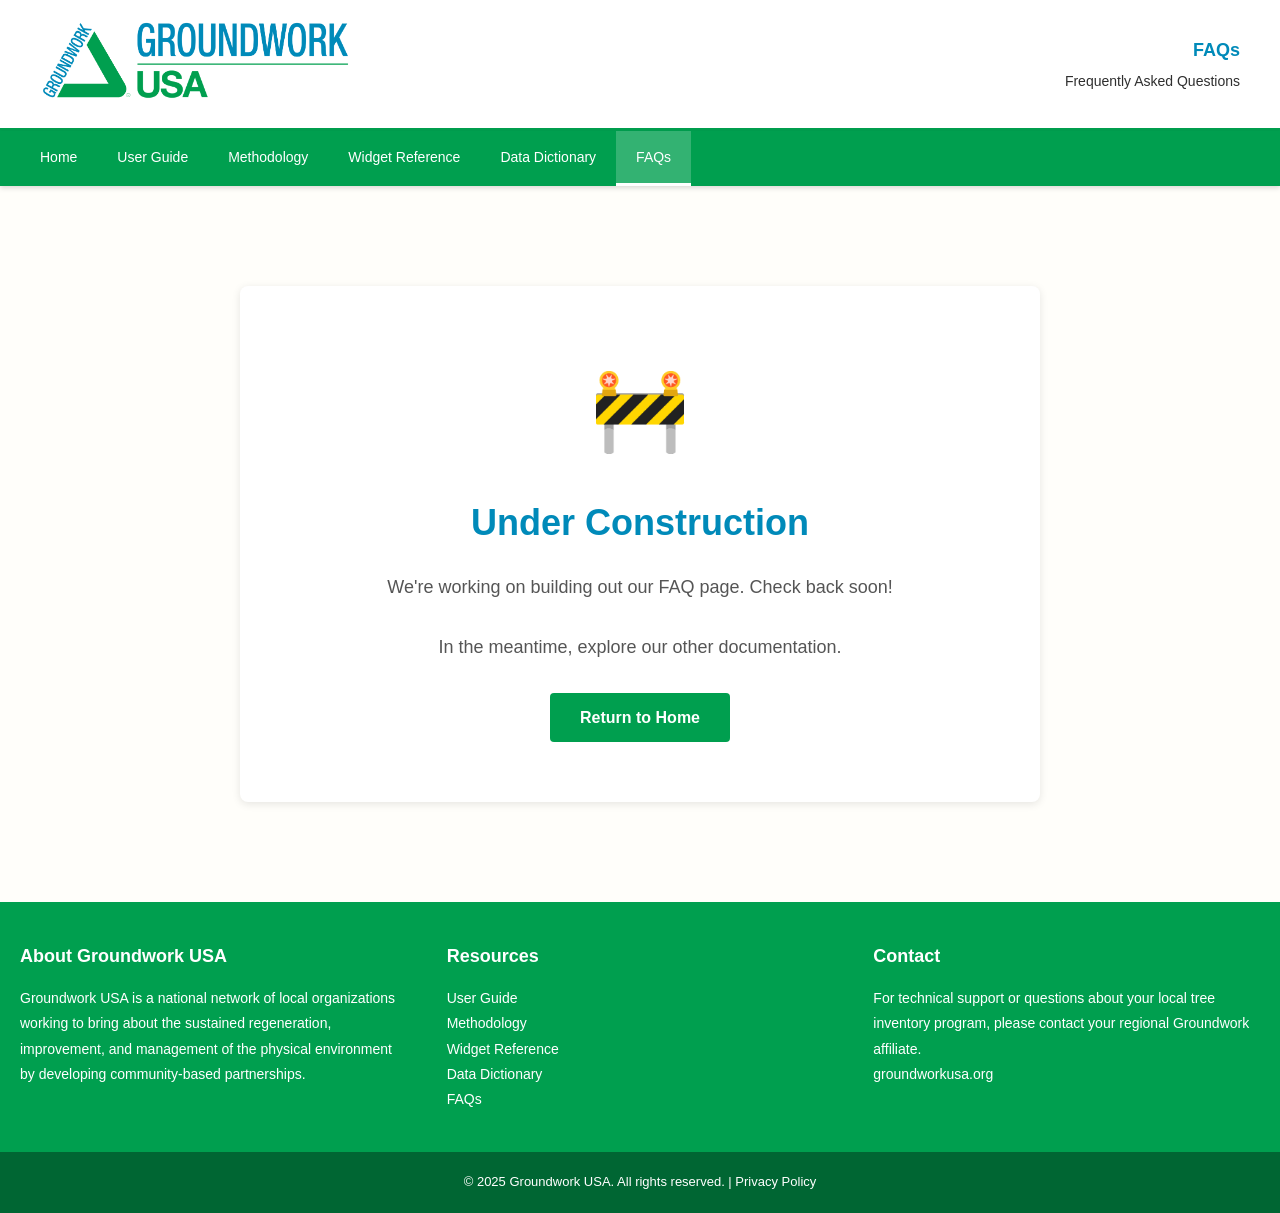
<file: faq.html>
<!DOCTYPE html>
<html lang="en">
<head>
    <meta charset="UTF-8">
    <meta name="viewport" content="width=device-width, initial-scale=1.0">
    <title>FAQs - Groundwork USA</title>
    <link rel="stylesheet" href="styles.css">
    <style>
        /* UNDER CONSTRUCTION   STYLING */
        .construction-container {
            max-width: 800px;
            margin: 100px auto;
            padding: 60px 40px;
            text-align: center;
            background: white;
            border-radius: 8px;
            box-shadow: 0 2px 8px rgba(0,0,0,0.1);
        }
        
        .construction-icon {
            font-size: 80px;
            margin-bottom: 20px;
        }
        
        .construction-container h1 {
            color: var(--gw-blue);
            font-size: 36px;
            margin-bottom: 20px;
        }
        
        .construction-container p {
            font-size: 18px;
            line-height: 1.7;
            color: #555;
            margin-bottom: 30px;
        }
        
        .construction-container .back-link {
            display: inline-block;
            padding: 12px 30px;
            background: var(--gw-green);
            color: white;
            text-decoration: none;
            border-radius: 4px;
            font-weight: 600;
            transition: all 0.3s ease;
        }
        
        .construction-container .back-link:hover {
            background: var(--gw-dark-green);
        }
    </style>
</head>
<body>

    <!-- HEADER -->
    <header class="site-header">
        <div class="header-content">
            <div class="logo-container">
                <img src="images/logo-groundwork.png" alt="Groundwork USA">
            </div>
            <div class="header-tagline">
                <h2>FAQs</h2>
                <p>Frequently Asked Questions</p>
            </div>
        </div>
    </header>

    <!-- TOP NAVIGATION -->
<nav class="main-nav">
   <ul>
            <li><a href="index.html">Home</a></li>
			<li><a href="user-guide.html">User Guide</a></li>
			<li><a href="methodology.html">Methodology</a></li>
		    <li><a href="widget-ref.html">Widget Reference</a></li>
            <li><a href="data-dictionary.html">Data Dictionary</a></li>
            <li><a href="faq.html" class="active">FAQs</a></li>
     </ul>
    </nav>

    <!-- UNDER CONSTRUCTION MESSAGE -->
    <div class="construction-container">
        <div class="construction-icon">🚧</div>
        <h1>Under Construction</h1>
        <p>We're working on building out our FAQ page. Check back soon!</p>
        <p>In the meantime, explore our other documentation.</p>
        <a href="index.html" class="back-link">Return to Home</a>
    </div>

    <!-- FOOTER -->
    <footer class="site-footer">
        <div class="footer-upper">
            <div class="footer-content">
                <div class="footer-section">
                    <h3>About Groundwork USA</h3>
                    <p>Groundwork USA is a national network of local organizations working to bring about the sustained regeneration, improvement, and management of the physical environment by developing community-based partnerships.</p>
                </div>
                
                <div class="footer-section">
                    <h3>Resources</h3>
                    <p><a href="user-guide.html">User Guide</a></p>
                    <p><a href="methodology.html">Methodology</a></p>
                    <p><a href="widget-ref.html">Widget Reference</a></p>
                    <p><a href="data-dictionary.html">Data Dictionary</a></p>
                    <p><a href="faq.html">FAQs</a></p>
                </div>
                
                <div class="footer-section">
                    <h3>Contact</h3>
                    <p>For technical support or questions about your local tree inventory program, please contact your regional Groundwork affiliate.</p>
                    <p><a href="https://groundworkusa.org" target="_blank">groundworkusa.org</a></p>
                </div>
            </div>
        </div>
        
        <div class="footer-bottom">
            <p>&copy; 2025 Groundwork USA. All rights reserved. | <a href="https://groundworkusa.org/privacy-policy">Privacy Policy</a></p>
        </div>
    </footer>

</body>
</html>
</file>
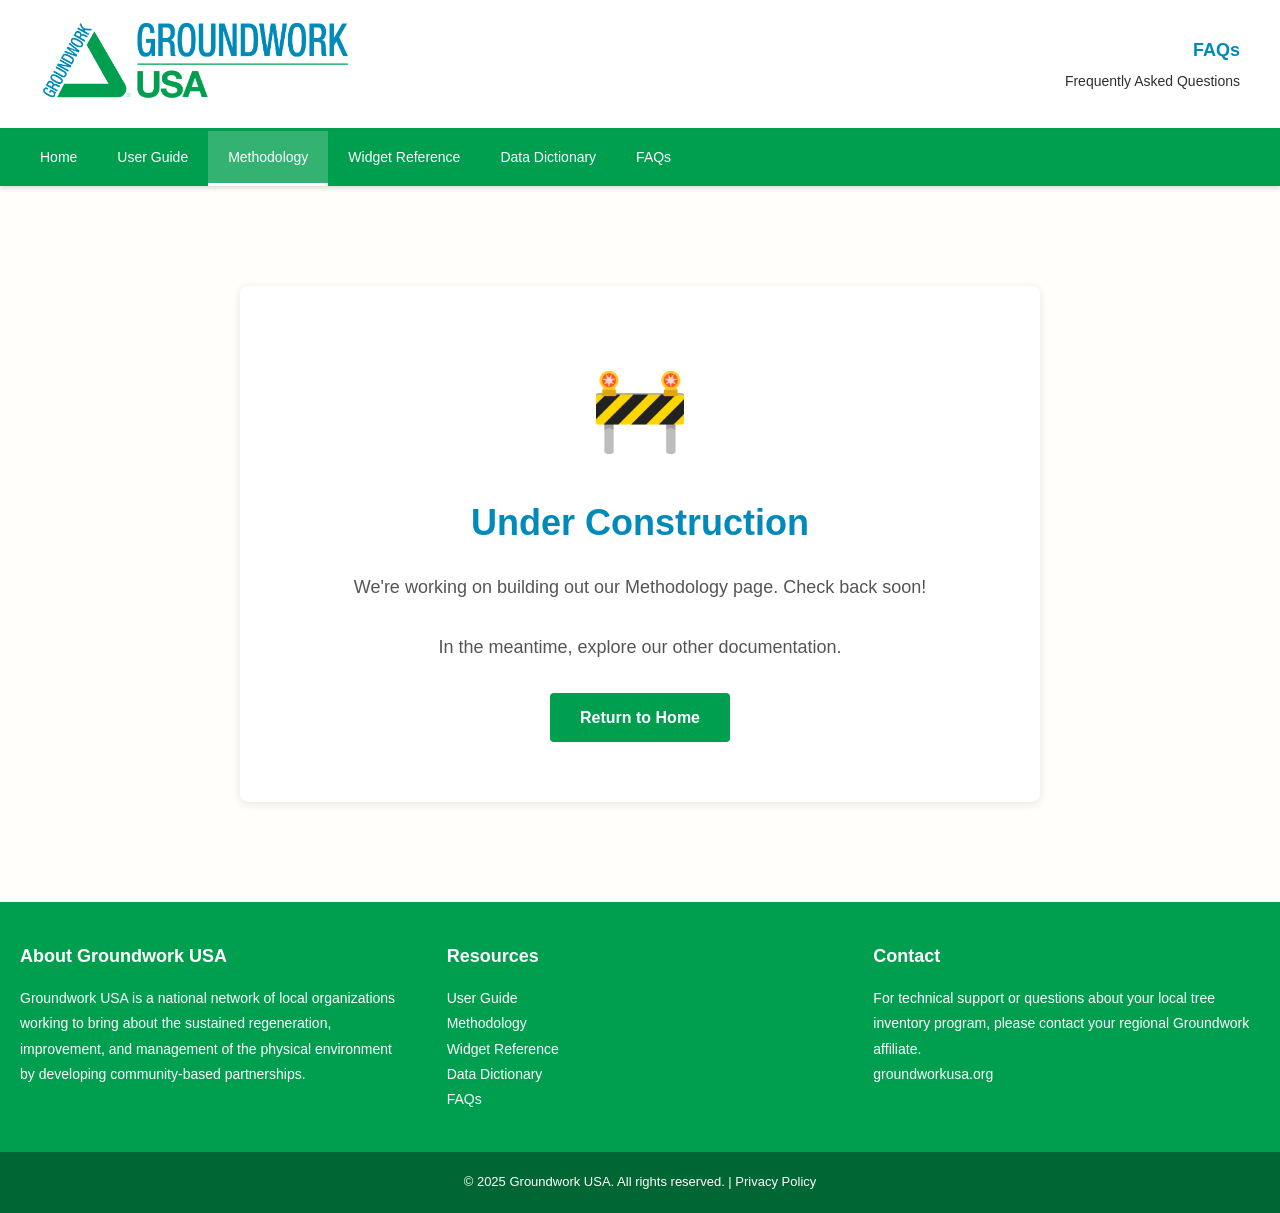
<file: methodology.html>
<!DOCTYPE html>
<html lang="en">
<head>
    <meta charset="UTF-8">
    <meta name="viewport" content="width=device-width, initial-scale=1.0">
    <title>Methodology - Groundwork USA</title>
    <link rel="stylesheet" href="styles.css">
    <style>
        /* UNDER CONSTRUCTION STYLING */
        .construction-container {
            max-width: 800px;
            margin: 100px auto;
            padding: 60px 40px;
            text-align: center;
            background: white;
            border-radius: 8px;
            box-shadow: 0 2px 8px rgba(0,0,0,0.1);
        }
        
        .construction-icon {
            font-size: 80px;
            margin-bottom: 20px;
        }
        
        .construction-container h1 {
            color: var(--gw-blue);
            font-size: 36px;
            margin-bottom: 20px;
        }
        
        .construction-container p {
            font-size: 18px;
            line-height: 1.7;
            color: #555;
            margin-bottom: 30px;
        }
        
        .construction-container .back-link {
            display: inline-block;
            padding: 12px 30px;
            background: var(--gw-green);
            color: white;
            text-decoration: none;
            border-radius: 4px;
            font-weight: 600;
            transition: all 0.3s ease;
        }
        
        .construction-container .back-link:hover {
            background: var(--gw-dark-green);
        }
    </style>
</head>
<body>

    <!-- HEADER -->
    <header class="site-header">
        <div class="header-content">
            <div class="logo-container">
                <img src="images/logo-groundwork.png" alt="Groundwork USA">
            </div>
            <div class="header-tagline">
                <h2>FAQs</h2>
                <p>Frequently Asked Questions</p>
            </div>
        </div>
    </header>

    <!-- TOP NAVIGATION -->
 <nav class="main-nav">
   <ul>
            <li><a href="index.html">Home</a></li>
			<li><a href="user-guide.html">User Guide</a></li>
			<li><a href="methodology.html" class="active">Methodology</a></li>
		    <li><a href="widget-ref.html">Widget Reference</a></li>
            <li><a href="data-dictionary.html">Data Dictionary</a></li>
            <li><a href="faq.html">FAQs</a></li>
     </ul>
    </nav>

    <!-- UNDER CONSTRUCTION MESSAGE -->
    <div class="construction-container">
        <div class="construction-icon">🚧</div>
        <h1>Under Construction</h1>
        <p>We're working on building out our Methodology page. Check back soon!</p>
        <p>In the meantime, explore our other documentation.</p>
        <a href="index.html" class="back-link">Return to Home</a>
    </div>

    <!-- FOOTER -->
    <footer class="site-footer">
        <div class="footer-upper">
            <div class="footer-content">
                <div class="footer-section">
                    <h3>About Groundwork USA</h3>
                    <p>Groundwork USA is a national network of local organizations working to bring about the sustained regeneration, improvement, and management of the physical environment by developing community-based partnerships.</p>
                </div>
                
                <div class="footer-section">
                    <h3>Resources</h3>
                    <p><a href="user-guide.html">User Guide</a></p>
                    <p><a href="methodology.html">Methodology</a></p>
                    <p><a href="widget-ref.html">Widget Reference</a></p>
                    <p><a href="data-dictionary.html">Data Dictionary</a></p>
                    <p><a href="faq.html">FAQs</a></p>
                </div>
                
                <div class="footer-section">
                    <h3>Contact</h3>
                    <p>For technical support or questions about your local tree inventory program, please contact your regional Groundwork affiliate.</p>
                    <p><a href="https://groundworkusa.org" target="_blank">groundworkusa.org</a></p>
                </div>
            </div>
        </div>
        
        <div class="footer-bottom">
            <p>&copy; 2025 Groundwork USA. All rights reserved. | <a href="https://groundworkusa.org/privacy-policy">Privacy Policy</a></p>
        </div>
    </footer>

</body>
</html>
</file>
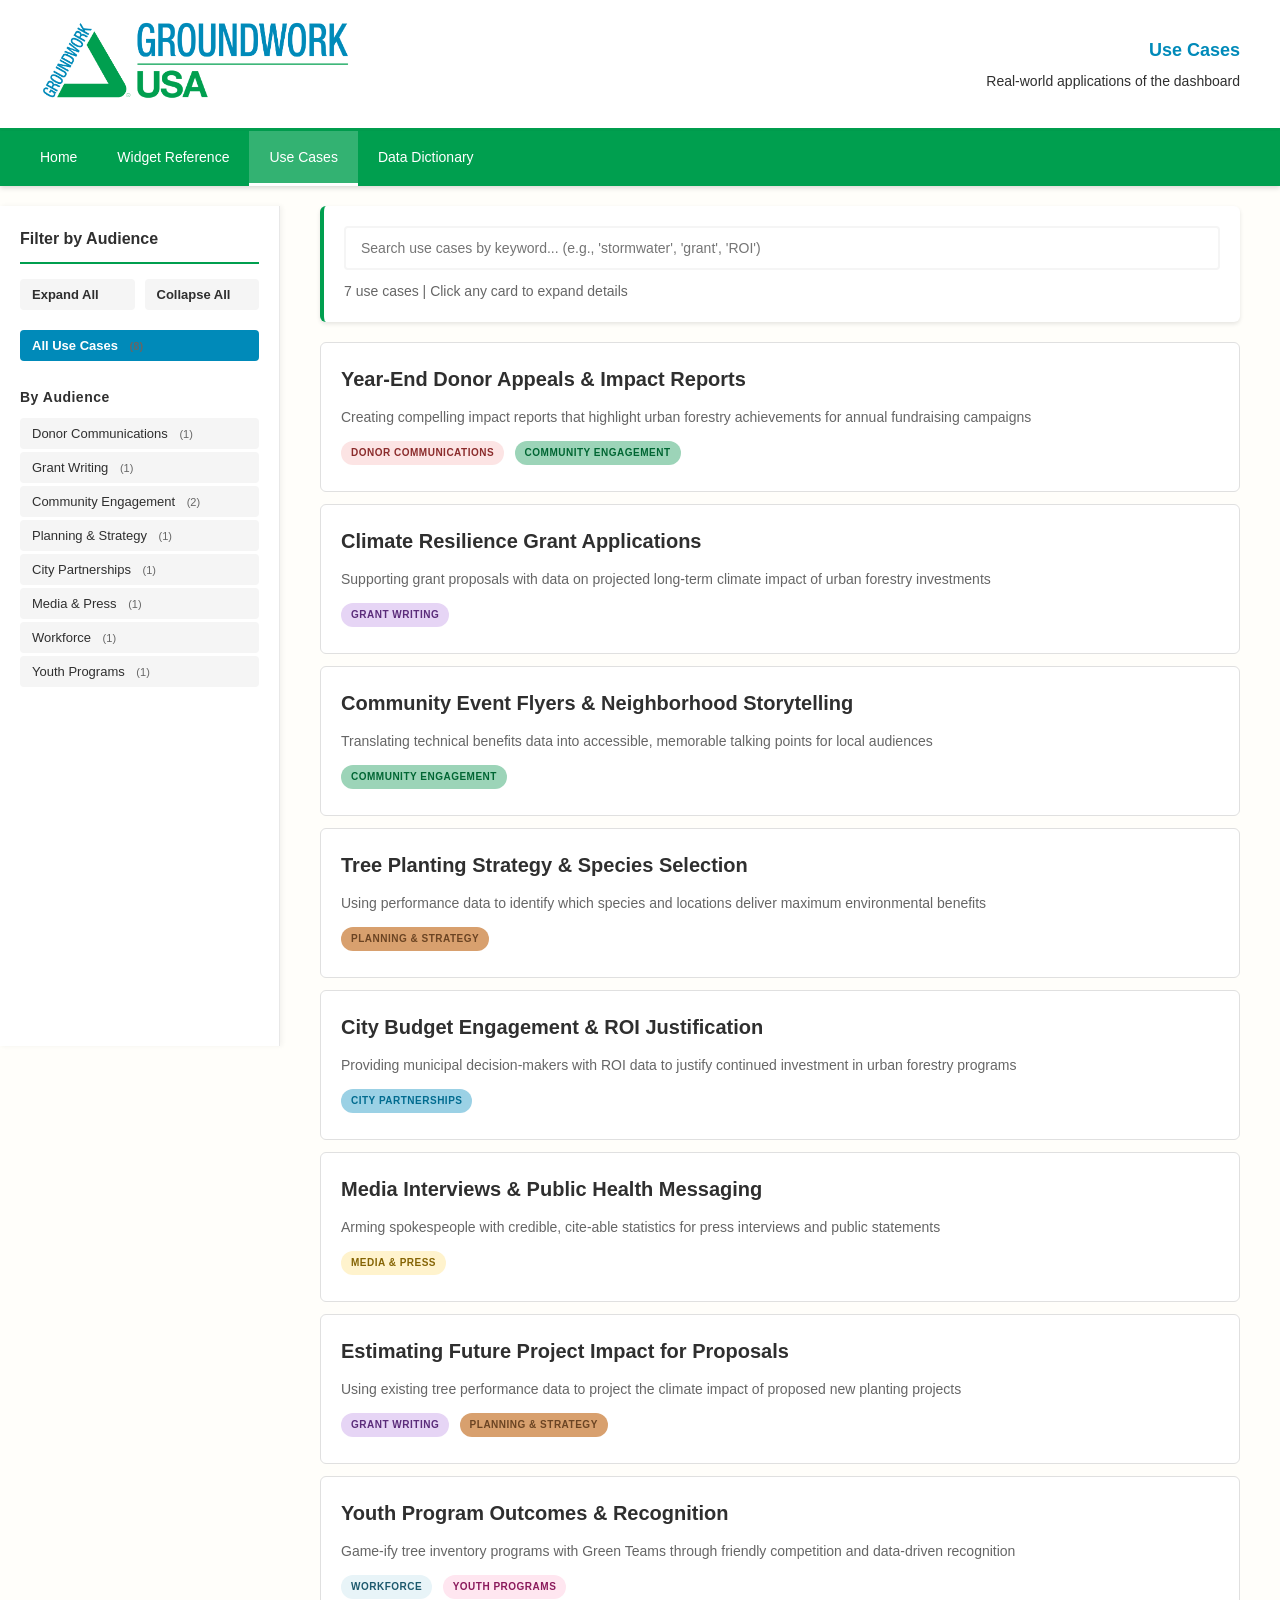
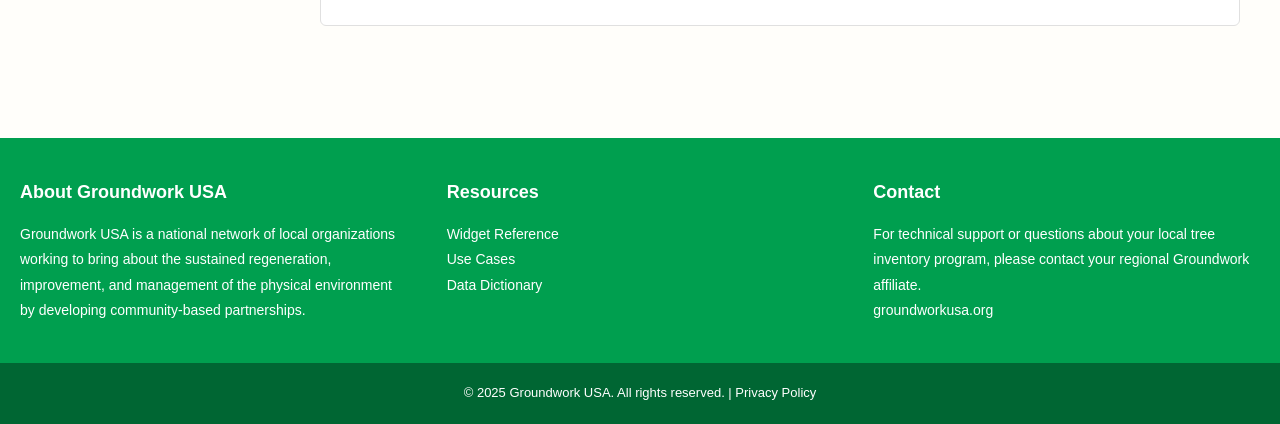
<file: use-cases.html>
<!DOCTYPE html>
<html lang="en">
<head>
    <meta charset="UTF-8">
    <meta name="viewport" content="width=device-width, initial-scale=1.0">
    <title>Use Cases - Groundwork USA</title>
    <link rel="stylesheet" href="styles.css">
    <style>
        /* USE CASE SPECIFIC STYLES */
        
        /* Expand/Collapse Buttons */
        .expand-controls {
            display: flex;
            gap: 10px;
            margin-bottom: 20px;
        }
        
        .expand-btn {
            background: var(--gw-blue);
            color: white;
            border: none;
            padding: 8px 16px;
            border-radius: 4px;
            cursor: pointer;
            font-size: 13px;
            font-weight: 600;
            transition: all 0.3s ease;
        }
        
        .expand-btn:hover {
            background: var(--gw-dark-blue);
        }
        
        /* Audience Tag Badges */
        .audience-badge {
            display: inline-block;
            padding: 4px 10px;
            border-radius: 12px;
            font-size: 10px;
            font-weight: 600;
            text-transform: uppercase;
            letter-spacing: 0.5px;
            margin-right: 6px;
            margin-bottom: 6px;
        }
        
        .aud-donor { background: #fce4e4; color: #8b2c2c; }
        .aud-grant { background: #e6d5f5; color: #5b2c7a; }
        .aud-community { background: var(--gw-light-green); color: var(--gw-dark-green); }
        .aud-planning { background: var(--gw-light-orange); color: #6b4423; }
        .aud-city { background: var(--gw-light-blue); color: var(--gw-dark-blue); }
        .aud-media { background: #fff3cd; color: #856404; }
        .aud-workforce { background: #e8f4f8; color: #1e5a6e; }
        .aud-youth { background: #ffe6f0; color: #8b1a5c; }
        
        /* Use Case Cards */
        .use-case-list {
            list-style: none;
            padding: 0;
        }
        
        .use-case-item {
            background: white;
            border: 1px solid #e0e0e0;
            border-radius: 6px;
            padding: 20px;
            margin-bottom: 12px;
            cursor: pointer;
            transition: all 0.3s ease;
        }
        
        .use-case-item:hover {
            box-shadow: 0 3px 8px rgba(0,0,0,0.12);
            border-color: var(--gw-green);
        }
        
        .use-case-item.hidden {
            display: none;
        }
        
        .use-case-header {
            display: block;
        }
        
        .use-case-title-block {
            width: 100%;
        }
        
        .use-case-title {
            font-size: 20px;
            font-weight: 700;
            color: var(--gw-dark-gray);
            margin-bottom: 12px;
        }
        
        .use-case-subtitle {
            font-size: 14px;
            color: #666;
            line-height: 1.5;
            margin-bottom: 10px;
        }
        
        .use-case-details {
            display: none;
            margin-top: 20px;
            padding-top: 20px;
            border-top: 2px solid var(--gw-light-gray);
        }
        
        .use-case-item.expanded .use-case-details {
            display: block;
        }
        
        .use-case-section {
            margin-bottom: 25px;
        }
        
        .use-case-section-title {
            font-size: 16px;
            font-weight: 700;
            color: var(--gw-dark-gray);
            margin-bottom: 12px;
        }
        
        .use-case-section p {
            font-size: 14px;
            line-height: 1.6;
        }
        
        .use-case-audience {
            font-size: 14px;
            color: #555;
            line-height: 1.6;
        }
        
        .deliverable-list {
            list-style: none;
            padding-left: 0;
        }
        
        .deliverable-list li {
            padding: 8px 0 8px 20px;
            position: relative;
            font-size: 14px;
            line-height: 1.6;
            color: var(--gw-dark-gray);
        }
        
        .deliverable-list li:before {
            content: "•";
            position: absolute;
            left: 0;
            color: var(--gw-dark-gray);
            font-weight: 700;
            font-size: 18px;
        }
        
        .step-list {
            counter-reset: step-counter;
            list-style: none;
            padding-left: 0;
        }
        
        .step-list li {
            counter-increment: step-counter;
            padding: 10px 0 10px 30px;
            position: relative;
            font-size: 14px;
            line-height: 1.6;
            color: var(--gw-dark-gray);
        }
        
        .step-list li:before {
            content: counter(step-counter) ".";
            position: absolute;
            left: 0;
            top: 10px;
            color: var(--gw-dark-gray);
            font-weight: 700;
            font-size: 14px;
        }
        
        .widget-link {
            color: var(--gw-blue);
            text-decoration: none;
            font-weight: 600;
            border-bottom: 1px dashed var(--gw-blue);
            transition: all 0.3s ease;
        }
        
        .widget-link:hover {
            color: var(--gw-dark-blue);
            border-bottom-style: solid;
        }
        
        .search-info {
            margin-top: 10px;
            font-size: 14px;
            color: #666;
        }
    </style>
</head>
<body>

    <!-- HEADER -->
    <header class="site-header">
        <div class="header-content">
            <div class="logo-container">
                <img src="images/logo-groundwork.png" alt="Groundwork USA">
            </div>
            <div class="header-tagline">
                <h2>Use Cases</h2>
                <p>Real-world applications of the dashboard</p>
            </div>
        </div>
    </header>

    <!-- TOP NAVIGATION -->
	<!-- TOP NAVIGATION -->
	<nav class="main-nav">
  		<ul>
            <li><a href="index.html">Home</a></li>
		    <li><a href="widget-ref.html">Widget Reference</a></li>
            <li><a href="use-cases.html" class="active">Use Cases</a></li>
            <li><a href="data-dictionary.html">Data Dictionary</a></li>
   		 </ul>
  	</nav>
    
    <!-- MAIN LAYOUT -->
    <div class="page-container">
        
        <!-- LEFT SIDEBAR -->
        <aside class="sidebar">
            <h3>Filter by Audience</h3>
            
            <div class="expand-controls">
                <button class="expand-btn" id="expandAll">Expand All</button>
                <button class="expand-btn" id="collapseAll">Collapse All</button>
            </div>
            
            <div class="sidebar-section">
                <button class="filter-btn active" data-audience="all">
                    All Use Cases <span class="filter-count">(8)</span>
                </button>
            </div>
            
            <div class="sidebar-section">
                <h4>By Audience</h4>
                <ul>
                    <li><button class="filter-btn" data-audience="donor">Donor Communications <span class="filter-count">(1)</span></button></li>
                    <li><button class="filter-btn" data-audience="grant">Grant Writing <span class="filter-count">(1)</span></button></li>
                    <li><button class="filter-btn" data-audience="community">Community Engagement <span class="filter-count">(2)</span></button></li>
                    <li><button class="filter-btn" data-audience="planning">Planning & Strategy <span class="filter-count">(1)</span></button></li>
                    <li><button class="filter-btn" data-audience="city">City Partnerships <span class="filter-count">(1)</span></button></li>
                    <li><button class="filter-btn" data-audience="media">Media & Press <span class="filter-count">(1)</span></button></li>
                    <li><button class="filter-btn" data-audience="workforce">Workforce <span class="filter-count">(1)</span></button></li>
                    <li><button class="filter-btn" data-audience="youth">Youth Programs <span class="filter-count">(1)</span></button></li>
                </ul>
            </div>
        </aside>

        <!-- MAIN CONTENT -->
        <main class="main-content">
            
            <!-- SEARCH -->
            <div class="search-container">
                <input type="text" 
                       id="searchBox" 
                       class="search-box" 
                       placeholder="Search use cases by keyword... (e.g., 'stormwater', 'grant', 'ROI')"
                       autocomplete="off">
                <div class="search-info">
                    <span id="resultCount">7 use cases</span> | Click any card to expand details
                </div>
            </div>

            <!-- USE CASE LIST -->
            <ul class="use-case-list" id="useCaseList">
                
                <!-- USE CASE 1: DONOR APPEALS -->
                <li class="use-case-item" data-audiences="donor community">
                    <div class="use-case-header">
                        <div class="use-case-title-block">
                            <h3 class="use-case-title">Year-End Donor Appeals & Impact Reports</h3>
                            <p class="use-case-subtitle">Creating compelling impact reports that highlight urban forestry achievements for annual fundraising campaigns</p>
                            <div>
                                <span class="audience-badge aud-donor">Donor Communications</span>
                                <span class="audience-badge aud-community">Community Engagement</span>
                            </div>
                        </div>
                    </div>
                    
                    <div class="use-case-details">
                        <div class="use-case-section">
                            <h4 class="use-case-section-title">Scenario</h4>
                            <p>You're assisting Groundwork Denver in writing a short impact section for their annual report highlighting their forestry program and achievements this past year. Provide some of the most impactful data for them to use in their report!</p>
                        </div>
                        
                        <div class="use-case-section">
                            <h4 class="use-case-section-title">Audience</h4>
                            <p class="use-case-audience">Development staff, Communications teams, Affiliate leadership</p>
                        </div>
                        
                        <div class="use-case-section">
                            <h4 class="use-case-section-title">What You'll Find</h4>
                            <ul class="deliverable-list">
                                <li>Total number of trees Denver planted in 2025 with support from the USDA-Forest Service grant</li>
                                <li>2-3 environmental benefit metrics to highlight (e.g., CO2 removed, stormwater managed, air pollutants removed) with real-world comparisons (swimming pools of stormwater, Elephants' weight)</li>
                                <li>ROI ($) & Per-tree value ($) of trees planted this year</li>
                            </ul>
                        </div>
                        
                        <div class="use-case-section">
                            <h4 class="use-case-section-title">What You'll Produce</h4>
                            <ul class="deliverable-list">
                                <li>Summary paragraph to describe program success</li>
                                <li>Design ideas for an infographic (or make one with a chart)</li>
                                <li>A call to action (e.g., your $X donation for trees goes to $X impact) for their report</li>
                                <li>Overview of the steps you took to produce your findings so they can follow the recipe next year</li>
                            </ul>
                        </div>
                        
                        <div class="use-case-section">
                            <h4 class="use-case-section-title">Step-by-Step</h4>
                            <ol class="step-list">
<li>Filter by your affiliate using the <a href="widget-ref.html#groundwork-affiliate" class="widget-link">Groundwork Affiliate</a></li>
                                <li>Filter by planting year (e.g., 2025) using the <a href="widget-ref.html#date-planted" class="widget-link">Date Planted</a></li>
                                <li>Filter to show only planted trees using the <a href="widget-ref.html#tree-condition-filter" class="widget-link">Tree Condition</a></li>
                                <li>Filter by funding source (USDA grant) using the <a href="widget-ref.html#usda-funded" class="widget-link">USDA Funded</a></li>
                                <li>Review total tree count and key metrics in the <a href="widget-ref.html#total-benefit-value" class="widget-link">Total Eco-Benefit Value</a> widget</li>
                                <li>Export environmental co-benefits data from the <a href="widget-ref.html#individual-benefits" class="widget-link">Individual Benefits</a></li>
                                <li>Calculate cost-benefit ratio using the <a href="widget-ref.html#roi" class="widget-link">ROI</a> widget</li>
                                <li>Generate real-world comparisons (gallons → swimming pools, pounds → elephants)</li>
                            </ol>
                        </div>
                    </div>
                </li>

                <!-- USE CASE 2: GRANT WRITING -->
                <li class="use-case-item" data-audiences="grant">
                    <div class="use-case-header">
                        <div class="use-case-title-block">
                            <h3 class="use-case-title">Climate Resilience Grant Applications</h3>
                            <p class="use-case-subtitle">Supporting grant proposals with data on projected long-term climate impact of urban forestry investments</p>
                            <div>
                                <span class="audience-badge aud-grant">Grant Writing</span>
                            </div>
                        </div>
                    </div>
                    
                    <div class="use-case-details">
                        <div class="use-case-section">
                            <h4 class="use-case-section-title">Scenario</h4>
                            <p>You're applying for a $100K climate resilience grant focused on reducing urban heat and managing stormwater with new trees with Groundwork Rhode Island. The application requires you to include data about the projected long-term climate impact of their urban forestry work. Assume that your new project will plant 150 trees.</p>
                        </div>
                        
                        <div class="use-case-section">
                            <h4 class="use-case-section-title">Audience</h4>
                            <p class="use-case-audience">Development staff, Grant writers, Program managers</p>
                        </div>
                        
                        <div class="use-case-section">
                            <h4 class="use-case-section-title">What You'll Find</h4>
                            <ul class="deliverable-list">
                                <li>Total number of new trees planted across the Network</li>
                                <li>Total number of new trees that Groundwork Rhode Island has planted</li>
                                <li>Key climate benefits associated with stormwater and heat health impacts in Rhode Island</li>
                                <li>The average per-tree ($) value, & new tree ROI ($)</li>
                                <li>Estimate what the 25-year total impact will be for the 150 new trees using the average $ benefit per tree in Rhode Island (multiply!)</li>
                            </ul>
                        </div>
                        
                        <div class="use-case-section">
                            <h4 class="use-case-section-title">What You'll Produce</h4>
                            <ul class="deliverable-list">
                                <li>Findings summarized in headline statements/bulleted list, emphasizing how these relate to climate resilience</li>
                                <li>Infographic plan (or creation) to help communicate the results visually</li>
                                <li>Step-by-step explanation of how to reproduce your findings for GWRI to use independently for future proposals</li>
                            </ul>
                        </div>
                        
                        <div class="use-case-section">
                            <h4 class="use-case-section-title">Step-by-Step</h4>
                            <ol class="step-list">
<li>View Network-wide tree planting totals using the <a href="widget-ref.html#total-benefit-value" class="widget-link">Total Eco-Benefit Value</a> widget</li>
                                <li>Filter to your affiliate using the <a href="widget-ref.html#groundwork-affiliate" class="widget-link">Groundwork Affiliate</a></li>
                                <li>Filter to show only planted trees using the <a href="widget-ref.html#planted-vs-inventoried-filter" class="widget-link">Planted vs. Inventoried</a></li>
                                <li>Review key climate benefits (stormwater, heat health) in the <a href="widget-ref.html#carbon-removed-pounds" class="widget-link">CO2 Removed from Atmosphere: Pounds</a> widget</li>
                                <li>Calculate average benefit per tree and ROI using the <a href="widget-ref.html#runoff-per-tree" class="widget-link">Runoff Avoided: Gallons per Tree</a> widget</li>
                                <li>Multiply average benefit × 150 planted trees to project future impact</li>
                                <li>Export carbon sequestration data from the <a href="widget-ref.html#carbon-stored-pounds" class="widget-link">CO2 Equivalent of Carbon Stored: Pounds</a> widget</li>
                            </ol>
                        </div>
                    </div>
                </li>

                <!-- USE CASE 3: COMMUNITY ENGAGEMENT -->
                <li class="use-case-item" data-audiences="community">
                    <div class="use-case-header">
                        <div class="use-case-title-block">
                            <h3 class="use-case-title">Community Event Flyers & Neighborhood Storytelling</h3>
                            <p class="use-case-subtitle">Translating technical benefits data into accessible, memorable talking points for local audiences</p>
                            <div>
                                <span class="audience-badge aud-community">Community Engagement</span>
                            </div>
                        </div>
                    </div>
                    
                    <div class="use-case-details">
                        <div class="use-case-section">
                            <h4 class="use-case-section-title">Scenario</h4>
                            <p>You're helping Groundwork Richmond, CA create a simple one-page flyer to hand out at an event to showcase their urban forestry efforts that will be attended by mostly volunteers and community members.</p>
                        </div>
                        
                        <div class="use-case-section">
                            <h4 class="use-case-section-title">Audience</h4>
                            <p class="use-case-audience">Communications teams, Event coordinators, Volunteer managers</p>
                        </div>
                        
                        <div class="use-case-section">
                            <h4 class="use-case-section-title">What You'll Find</h4>
                            <ul class="deliverable-list">
                                <li>How many new trees RCA has planted</li>
                                <li>Areas where RCA is planting a lot of trees (Street names, Parks, Schools) - zoom into the map to find places of interest!</li>
                                <li>Top climate benefits their trees provide - highlight three big ecobenefits and their real-world comparisons</li>
                                <li>Long-term impact of trees on a climate challenge (pick one: air pollution, urban heat health outcomes, or stormwater)</li>
                                <li>Average dollar value and ROI on new trees planted</li>
                            </ul>
                        </div>
                        
                        <div class="use-case-section">
                            <h4 class="use-case-section-title">What You'll Produce</h4>
                            <ul class="deliverable-list">
                                <li>Outline the design of an infographic/one-page flyer with headline statements based on your findings</li>
                                <li>Identify social media/areas/neighborhoods/places of interest where these flyers could go</li>
                                <li>Consider how to make this more accessible to different audiences</li>
                                <li>Provide the steps and an explanation of how to recreate this for future events with other Affiliates in mind</li>
                            </ul>
                        </div>
                        
                        <div class="use-case-section">
                            <h4 class="use-case-section-title">Step-by-Step</h4>
                            <ol class="step-list">
<li>Filter to your affiliate using the <a href="widget-ref.html#groundwork-affiliate" class="widget-link">Groundwork Affiliate</a></li>
                                <li>View total trees planted in the <a href="widget-ref.html#total-benefit-value" class="widget-link">Total Eco-Benefit Value</a> widget</li>
                                <li>Zoom into the <a href="widget-ref.html#map" class="widget-link">Map</a> to identify high-concentration planting areas (streets, parks, schools)</li>
                                <li>Review top 3 climate benefits in the <a href="widget-ref.html#benefit-categories" class="widget-link">Benefit Categories</a> widget</li>
                                <li>Select one climate challenge (air, heat, or flooding) and export long-term impact data</li>
                                <li>Calculate average dollar value and ROI using the <a href="widget-ref.html#roi" class="widget-link">ROI</a></li>
                                <li>Generate real-world comparisons for selected benefits</li>
                            </ol>
                        </div>
                    </div>
                </li>

                <!-- USE CASE 4: TREE PLANTING STRATEGY -->
                <li class="use-case-item" data-audiences="planning">
                    <div class="use-case-header">
                        <div class="use-case-title-block">
                            <h3 class="use-case-title">Tree Planting Strategy & Species Selection</h3>
                            <p class="use-case-subtitle">Using performance data to identify which species and locations deliver maximum environmental benefits</p>
                            <div>
                                <span class="audience-badge aud-planning">Planning & Strategy</span>
                            </div>
                        </div>
                    </div>
                    
                    <div class="use-case-details">
                        <div class="use-case-section">
                            <h4 class="use-case-section-title">Scenario</h4>
                            <p>You're assisting Groundwork Jacksonville with planning future urban forestry projects and helping them choose which tree species to use that maximize environmental benefits and community economic impact.</p>
                        </div>
                        
                        <div class="use-case-section">
                            <h4 class="use-case-section-title">Audience</h4>
                            <p class="use-case-audience">Program planners, Urban foresters, Affiliate leadership</p>
                        </div>
                        
                        <div class="use-case-section">
                            <h4 class="use-case-section-title">What You'll Find</h4>
                            <ul class="deliverable-list">
                                <li>Total number of trees that Jacksonville has recorded</li>
                                <li>Total number of new trees planted</li>
                                <li>Average $ value per new tree and their ROI</li>
                                <li>Top three beneficial tree species in Jacksonville as indicated by their Average 25-Year Benefit Value per species</li>
                                <li>Additional information about these Jacksonville-specific species from https://plants.usda.gov/ website (expected height, shade, hardiness, resistance to diseases)</li>
                            </ul>
                        </div>
                        
                        <div class="use-case-section">
                            <h4 class="use-case-section-title">What You'll Produce</h4>
                            <ul class="deliverable-list">
                                <li>Draft infographic summarizing the average $ value per tree, ROI, and images of the top 3 local species</li>
                                <li>Key information about those species from the USDA website</li>
                                <li>Step-by-step guide on how to access this information in the dashboard for Jacksonville or other Affiliates</li>
                            </ul>
                        </div>
                        
                        <div class="use-case-section">
                            <h4 class="use-case-section-title">Step-by-Step</h4>
                            <ol class="step-list">
<li>Filter to your affiliate using the <a href="widget-ref.html#groundwork-affiliate" class="widget-link">Groundwork Affiliate</a></li>
                                <li>View total tree count and planted trees in the <a href="widget-ref.html#total-benefit-value" class="widget-link">Total Eco-Benefit Value</a></li>
                                <li>Calculate average benefit per tree and ROI using the <a href="widget-ref.html#benefit-per-tree" class="widget-link">Benefit Value per Tree</a> widget</li>
                                <li>Review Network-wide top species using the <a href="widget-ref.html#species-value-common" class="widget-link">Benefit Value per Species (Common Name)</a> widget</li>
                                <li>Filter to your affiliate and view local top species by average 25-year benefit value</li>
                                <li>Export species list and research each on <a href="https://plants.usda.gov/" class="widget-link" target="_blank">USDA Plants Database</a></li>
                                <li>Compile species profiles with expected height, shade, hardiness, and disease resistance</li>
                            </ol>
                        </div>
                    </div>
                </li>

                <!-- USE CASE 5: CITY BUDGET ENGAGEMENT -->
                <li class="use-case-item" data-audiences="city">
                    <div class="use-case-header">
                        <div class="use-case-title-block">
                            <h3 class="use-case-title">City Budget Engagement & ROI Justification</h3>
                            <p class="use-case-subtitle">Providing municipal decision-makers with ROI data to justify continued investment in urban forestry programs</p>
                            <div>
                                <span class="audience-badge aud-city">City Partnerships</span>
                            </div>
                        </div>
                    </div>
                    
                    <div class="use-case-details">
                        <div class="use-case-section">
                            <h4 class="use-case-section-title">Scenario</h4>
                            <p>You're assisting Groundwork Lawrence in making the case for their City to increase budgetary investment in trees for their community. The City Manager is more concerned about potholes than tree health!</p>
                        </div>
                        
                        <div class="use-case-section">
                            <h4 class="use-case-section-title">Audience</h4>
                            <p class="use-case-audience">Advocacy staff, City partnership coordinators, Affiliate leadership</p>
                        </div>
                        
                        <div class="use-case-section">
                            <h4 class="use-case-section-title">What You'll Find</h4>
                            <ul class="deliverable-list">
                                <li>Number of trees recorded</li>
                                <li>Number of new trees planted</li>
                                <li>Key environmental co-benefits relevant to city infrastructure and public health</li>
                                <li>Total ecobenefits value ($), per-tree value ($), and ROI for new trees ($)</li>
                                <li>Groundwork Lawrence's per-tree 25-year cost of maintenance</li>
                            </ul>
                        </div>
                        
                        <div class="use-case-section">
                            <h4 class="use-case-section-title">What You'll Produce</h4>
                            <ul class="deliverable-list">
                                <li>Slides about Groundwork Lawrence's forestry impact, highlighting the budgetary need and longevity of tree program</li>
                                <li>Explanation that ROI includes projections of future maintenance, and without that support, the 25-year impacts may reduce or disappear</li>
                                <li>Proposed annual budget amount to support the maintenance of GWL's new trees</li>
                                <li>Step-by-step instructions on how to access this information for Groundwork Lawrence to use in the future</li>
                            </ul>
                        </div>
                        
                        <div class="use-case-section">
                            <h4 class="use-case-section-title">Step-by-Step</h4>
                            <ol class="step-list">
<li>Filter to your affiliate using the <a href="widget-ref.html#groundwork-affiliate" class="widget-link">Groundwork Affiliate</a></li>
                                <li>View total trees and planted trees in the <a href="widget-ref.html#groundwork-affiliate" class="widget-link">Groundwork Affiliate</a> widget</li>
                                <li>Review infrastructure-relevant benefits (stormwater management, pavement protection) in the <a href="widget-ref.html#runoff-value" class="widget-link">Runoff Avoided: Value</a> widget</li>
                                <li>Calculate per-tree ROI including future maintenance projections</li>
                                <li>Estimate annual maintenance costs using regional USDA community forestry guide data</li>
                                <li>Export public health benefits (air quality, heat illness reduction)</li>
                                <li>Create presentation showing 25-year benefit trajectory with/without maintenance</li>
                            </ol>
                        </div>
                    </div>
                </li>

                <!-- USE CASE 6: MEDIA INTERVIEWS -->
                <li class="use-case-item" data-audiences="media">
                    <div class="use-case-header">
                        <div class="use-case-title-block">
                            <h3 class="use-case-title">Media Interviews & Public Health Messaging</h3>
                            <p class="use-case-subtitle">Arming spokespeople with credible, cite-able statistics for press interviews and public statements</p>
                            <div>
                                <span class="audience-badge aud-media">Media & Press</span>
                            </div>
                        </div>
                    </div>
                    
                    <div class="use-case-details">
                        <div class="use-case-section">
                            <h4 class="use-case-section-title">Scenario</h4>
                            <p>A national news reporter has reached out for an interview during a heat wave that is affecting nearly the entire country. Provide some sticky public health-specific information about the Groundwork Network's new trees and 25-year impact potential.</p>
                        </div>
                        
                        <div class="use-case-section">
                            <h4 class="use-case-section-title">Audience</h4>
                            <p class="use-case-audience">Communications teams, Spokespeople, Affiliate leadership</p>
                        </div>
                        
                        <div class="use-case-section">
                            <h4 class="use-case-section-title">What You'll Find</h4>
                            <ul class="deliverable-list">
                                <li>Number of new trees planted</li>
                                <li>Health-relevant metrics for these new trees' 25-year impact: the number of avoided illnesses and deaths</li>
                                <li>Additional benefits related to air quality improvement in a real-world comparison</li>
                                <li>Total Value per tree and ROI on new trees planted</li>
                            </ul>
                        </div>
                        
                        <div class="use-case-section">
                            <h4 class="use-case-section-title">What You'll Produce</h4>
                            <ul class="deliverable-list">
                                <li>Three talking points and one memorable 'catch phrase' for the affiliate to use in their interview</li>
                                <li>Suggested infographic design to share the impact data using a chart or picture</li>
                                <li>Step-by-step explanation of how to reproduce your findings</li>
                            </ul>
                        </div>
                        
                        <div class="use-case-section">
                            <h4 class="use-case-section-title">Step-by-Step</h4>
                            <ol class="step-list">
<li>View Network-wide planted trees in the <a href="widget-ref.html#groundwork-affiliate" class="widget-link">Groundwork Affiliate</a></li>
                                <li>Review heat health metrics (hospitalizations avoided, deaths prevented) in the <a href="widget-ref.html#heat-illness" class="widget-link">Heat Illness Avoided: Cases</a> widget</li>
                                <li>Export 25-year cumulative health impact projections</li>
                                <li>Review air quality improvement data in the <a href="widget-ref.html#pollutants-removed-pounds" class="widget-link">Air Pollutants Removed: Pounds</a> widget</li>
                                <li>Calculate total ROI for new tree investments using the <a href="widget-ref.html#roi" class="widget-link">ROI</a> widget</li>
                                <li>Craft talking points emphasizing health impacts and economic value</li>
                                <li>Develop memorable comparison (e.g., "preventing X hospital visits annually")</li>
                            </ol>
                        </div>
                    </div>
                </li>

                <!-- USE CASE 7: PROPOSAL WRITING SUPPORT -->
                <li class="use-case-item" data-audiences="grant planning">
                    <div class="use-case-header">
                        <div class="use-case-title-block">
                            <h3 class="use-case-title">Estimating Future Project Impact for Proposals</h3>
                            <p class="use-case-subtitle">Using existing tree performance data to project the climate impact of proposed new planting projects</p>
                            <div>
                                <span class="audience-badge aud-grant">Grant Writing</span>
                                <span class="audience-badge aud-planning">Planning & Strategy</span>
                            </div>
                        </div>
                    </div>
                    
                    <div class="use-case-details">
                        <div class="use-case-section">
                            <h4 class="use-case-section-title">Scenario</h4>
                            <p>Proposed tree planting projects need projected impact estimates to justify investment. Use per-tree averages from your existing inventory to forecast benefits from planned plantings.</p>
                        </div>
                        
                        <div class="use-case-section">
                            <h4 class="use-case-section-title">Audience</h4>
                            <p class="use-case-audience">Grant writers, Program planners, Development staff</p>
                        </div>
                        
                        <div class="use-case-section">
                            <h4 class="use-case-section-title">What You'll Find</h4>
                            <ul class="deliverable-list">
                                <li>Per-tree average metrics for your affiliate (gallons per tree, carbon per tree, pollutants per tree)</li>
                                <li>Benefit Value per Tree ($) for calculating total economic value</li>
                                <li>Maintenance per Tree costs for ROI calculations</li>
                                <li>Species-specific performance data if you have planned species mix</li>
                            </ul>
                        </div>
                        
                        <div class="use-case-section">
                            <h4 class="use-case-section-title">What You'll Produce</h4>
                            <ul class="deliverable-list">
                                <li>Project proposal showing estimated benefits over 25 years</li>
                                <li>Projected ecosystem services (stormwater, carbon, air quality, heat)</li>
                                <li>Estimated economic value and ROI for proposed planting</li>
                                <li>Appropriately caveated projections based on your existing forest performance</li>
                            </ul>
                        </div>
                        
                        <div class="use-case-section">
                            <h4 class="use-case-section-title">Step-by-Step</h4>
                            <ol class="step-list">
<li>Filter to your affiliate using the <a href="widget-ref.html#groundwork-affiliate" class="widget-link">Groundwork Affiliate</a></li>
                                <li>Filter to new plantings only using the <a href="widget-ref.html#planted-vs-inventoried-filter" class="widget-link">Planted vs. Inventoried</a></li>
                                <li>Calculate average 25-year benefit per tree in your region</li>
                                <li>Multiply average benefit × proposed tree quantity (e.g., 150 trees)</li>
                                <li>Break down projected benefits by category (carbon, stormwater, air quality, heat)</li>
                                <li>Calculate projected ROI using regional per-tree maintenance costs</li>
                                <li>Export projections for inclusion in grant narrative</li>
                            </ol>
                        </div>
                    </div>
                </li>

                <!-- USE CASE 8: YOUTH PROGRAM OUTCOMES -->
                <li class="use-case-item" data-audiences="workforce youth">
                    <div class="use-case-header">
                        <div class="use-case-title-block">
                            <h3 class="use-case-title">Youth Program Outcomes & Recognition</h3>
                            <p class="use-case-subtitle">Game-ify tree inventory programs with Green Teams through friendly competition and data-driven recognition</p>
                            <div>
                                <span class="audience-badge aud-workforce">Workforce</span>
                                <span class="audience-badge aud-youth">Youth Programs</span>
                            </div>
                        </div>
                    </div>
                    
                    <div class="use-case-details">
                        <div class="use-case-section">
                            <h4 class="use-case-section-title">Scenario</h4>
                            <p>Groundwork Hudson Valley is "game-ifying" its tree inventory program with their Green Team youth. Specifically, they want to give out awards to groups of youth that accomplished several milestones as part of their tree inventory effort.</p>
                        </div>
                        
                        <div class="use-case-section">
                            <h4 class="use-case-section-title">Audience</h4>
                            <p class="use-case-audience">Youth program coordinators, Environmental educators, Green Team leaders</p>
                        </div>
                        
                        <div class="use-case-section">
                            <h4 class="use-case-section-title">What You'll Find</h4>
                            <ul class="deliverable-list">
                                <li>2024 vs. 2025 - which year's Green Team inventoried more trees?</li>
                                <li>Which team inventoried the most trees? Which team documented the trees with the highest per-tree value ($)?
                                    <ul style="margin-top: 8px; margin-left: 20px;">
                                        <li><strong>Team 1:</strong> abrilperez_gwhv, cesarpaul_gwhv, edwinmeija_gwhv, giuliacancro_gwhv, isabellagarrison_gwhv</li>
                                        <li><strong>Team 2:</strong> alexanderhall_gwhv, emelydelossantos_gwhv, keontemorris_gwhv, kimberlybravo_gwhv, shennaiyarose_gwhv</li>
                                        <li><strong>Team 3:</strong> oyebowaleoyekola_gwhv, pamelasantanacalderon_gwhv, philippeyahia_gwhv, tatiachxeidze_gwhv, traceybostic_gwhv</li>
                                    </ul>
                                </li>
                                <li>What species of tree was the most counted for each team, and how many did they count?</li>
                            </ul>
                        </div>
                        
                        <div class="use-case-section">
                            <h4 class="use-case-section-title">What You'll Produce</h4>
                            <ul class="deliverable-list">
                                <li>Generate the 'superlatives' for Groundwork Hudson Valley's Green Teams by year and by team with a trophy infographic</li>
                                <li>Find imagery from the https://plants.usda.gov/ website for each of the team's 'superlative' tree and some quick facts about the species</li>
                                <li>Step-by-step instructions on how to reproduce your findings</li>
                            </ul>
                        </div>
                        
                        <div class="use-case-section">
                            <h4 class="use-case-section-title">Step-by-Step</h4>
                            <ol class="step-list">
<li>Filter to your affiliate using the <a href="widget-ref.html#groundwork-affiliate" class="widget-link">Groundwork Affiliate</a></li>
                                <li>Use the <a href="widget-ref.html#date-recorded" class="widget-link">Date Recorded</a> filter to compare 2024 vs. 2025 inventory totals</li>
                                <li>Filter by individual teams using the <a href="widget-ref.html#created-by-user" class="widget-link">Created By User</a> filter (Team 1, Team 2, Team 3)</li>
                                <li>Review <a href="widget-ref.html#total-benefit-value" class="widget-link">Total Eco-Benefit Value</a> for each team to identify which team inventoried most trees</li>
                                <li>Calculate per-tree value for each team using <a href="widget-ref.html#benefit-per-tree" class="widget-link">Benefit Value per Tree</a> to find highest-value team</li>
                                <li>Review <a href="widget-ref.html#species-count-common" class="widget-link">Species Count (Common Name)</a> to identify most-counted species per team</li>
                                <li>Research winning species on <a href="https://plants.usda.gov/" class="widget-link" target="_blank">USDA Plants Database</a> for fun facts and imagery</li>
                                <li>Create award certificates or infographics highlighting team superlatives and achievements</li>
                            </ol>
                        </div>
                    </div>
                </li>


            </ul>

        </main>
    </div>

    <!-- FOOTER -->
    <footer class="site-footer">
        <div class="footer-upper">
            <div class="footer-content">
                <div class="footer-section">
                    <h3>About Groundwork USA</h3>
                    <p>Groundwork USA is a national network of local organizations working to bring about the sustained regeneration, improvement, and management of the physical environment by developing community-based partnerships.</p>
                </div>
                
                <div class="footer-section">
                    <h3>Resources</h3>
                    <p><a href="widget-ref.html">Widget Reference</a></p>
                    <p><a href="use-cases.html">Use Cases</a></p>
                    <p><a href="data-dictionary.html">Data Dictionary</a></p>
                </div>
                
                <div class="footer-section">
                    <h3>Contact</h3>
                    <p>For technical support or questions about your local tree inventory program, please contact your regional Groundwork affiliate.</p>
                    <p><a href="https://groundworkusa.org" target="_blank">groundworkusa.org</a></p>
                </div>
            </div>
        </div>
        
        <div class="footer-bottom">
            <p>&copy; 2025 Groundwork USA. All rights reserved. | <a href="https://groundworkusa.org/privacy-policy">Privacy Policy</a></p>
        </div>
    </footer>

    <!-- JAVASCRIPT -->
    <script>
        // Get DOM elements
        const searchBox = document.getElementById('searchBox');
        const resultCount = document.getElementById('resultCount');
        const allUseCaseItems = document.querySelectorAll('.use-case-item');
        const totalUseCases = allUseCaseItems.length;
        const filterButtons = document.querySelectorAll('.filter-btn');
        const expandAllBtn = document.getElementById('expandAll');
        const collapseAllBtn = document.getElementById('collapseAll');
        
        let activeFilter = 'all';

        // Search functionality
        searchBox.addEventListener('input', function() {
            const searchTerm = this.value.toLowerCase().trim();
            let visibleCount = 0;

            allUseCaseItems.forEach(item => {
                const title = item.querySelector('.use-case-title').textContent.toLowerCase();
                const subtitle = item.querySelector('.use-case-subtitle').textContent.toLowerCase();
                const details = item.querySelector('.use-case-details').textContent.toLowerCase();
                const audiences = item.getAttribute('data-audiences').toLowerCase();
                
                const matchesSearch = title.includes(searchTerm) || 
                                     subtitle.includes(searchTerm) || 
                                     details.includes(searchTerm) ||
                                     audiences.includes(searchTerm) ||
                                     searchTerm === '';
                
                const matchesFilter = activeFilter === 'all' || audiences.includes(activeFilter);
                
                if (matchesSearch && matchesFilter) {
                    item.classList.remove('hidden');
                    visibleCount++;
                } else {
                    item.classList.add('hidden');
                }
            });

            const plural = visibleCount === 1 ? 'use case' : 'use cases';
            resultCount.textContent = `${visibleCount} ${plural}`;
        });

        // Audience filter functionality
        filterButtons.forEach(button => {
            button.addEventListener('click', function() {
                // Update active state
                filterButtons.forEach(btn => btn.classList.remove('active'));
                this.classList.add('active');
                
                // Get selected audience
                activeFilter = this.getAttribute('data-audience');
                
                // Re-filter
                const searchTerm = searchBox.value.toLowerCase().trim();
                let visibleCount = 0;

                allUseCaseItems.forEach(item => {
                    const title = item.querySelector('.use-case-title').textContent.toLowerCase();
                    const subtitle = item.querySelector('.use-case-subtitle').textContent.toLowerCase();
                    const details = item.querySelector('.use-case-details').textContent.toLowerCase();
                    const audiences = item.getAttribute('data-audiences').toLowerCase();
                    
                    const matchesSearch = title.includes(searchTerm) || 
                                         subtitle.includes(searchTerm) || 
                                         details.includes(searchTerm) ||
                                         audiences.includes(searchTerm) ||
                                         searchTerm === '';
                    
                    const matchesFilter = activeFilter === 'all' || audiences.includes(activeFilter);
                    
                    if (matchesSearch && matchesFilter) {
                        item.classList.remove('hidden');
                        visibleCount++;
                    } else {
                        item.classList.add('hidden');
                    }
                });

                const plural = visibleCount === 1 ? 'use case' : 'use cases';
                resultCount.textContent = `${visibleCount} ${plural}`;
            });
        });

        // Click to expand/collapse use case details
        allUseCaseItems.forEach(item => {
            item.addEventListener('click', function(e) {
                // Don't toggle if clicking a link
                if (e.target.tagName === 'A') return;
                
                this.classList.toggle('expanded');
            });
        });

        // Expand all button
        expandAllBtn.addEventListener('click', function() {
            allUseCaseItems.forEach(item => {
                if (!item.classList.contains('hidden')) {
                    item.classList.add('expanded');
                }
            });
        });

        // Collapse all button
        collapseAllBtn.addEventListener('click', function() {
            allUseCaseItems.forEach(item => {
                item.classList.remove('expanded');
            });
        });
    </script>

</body>
</html>
</file>
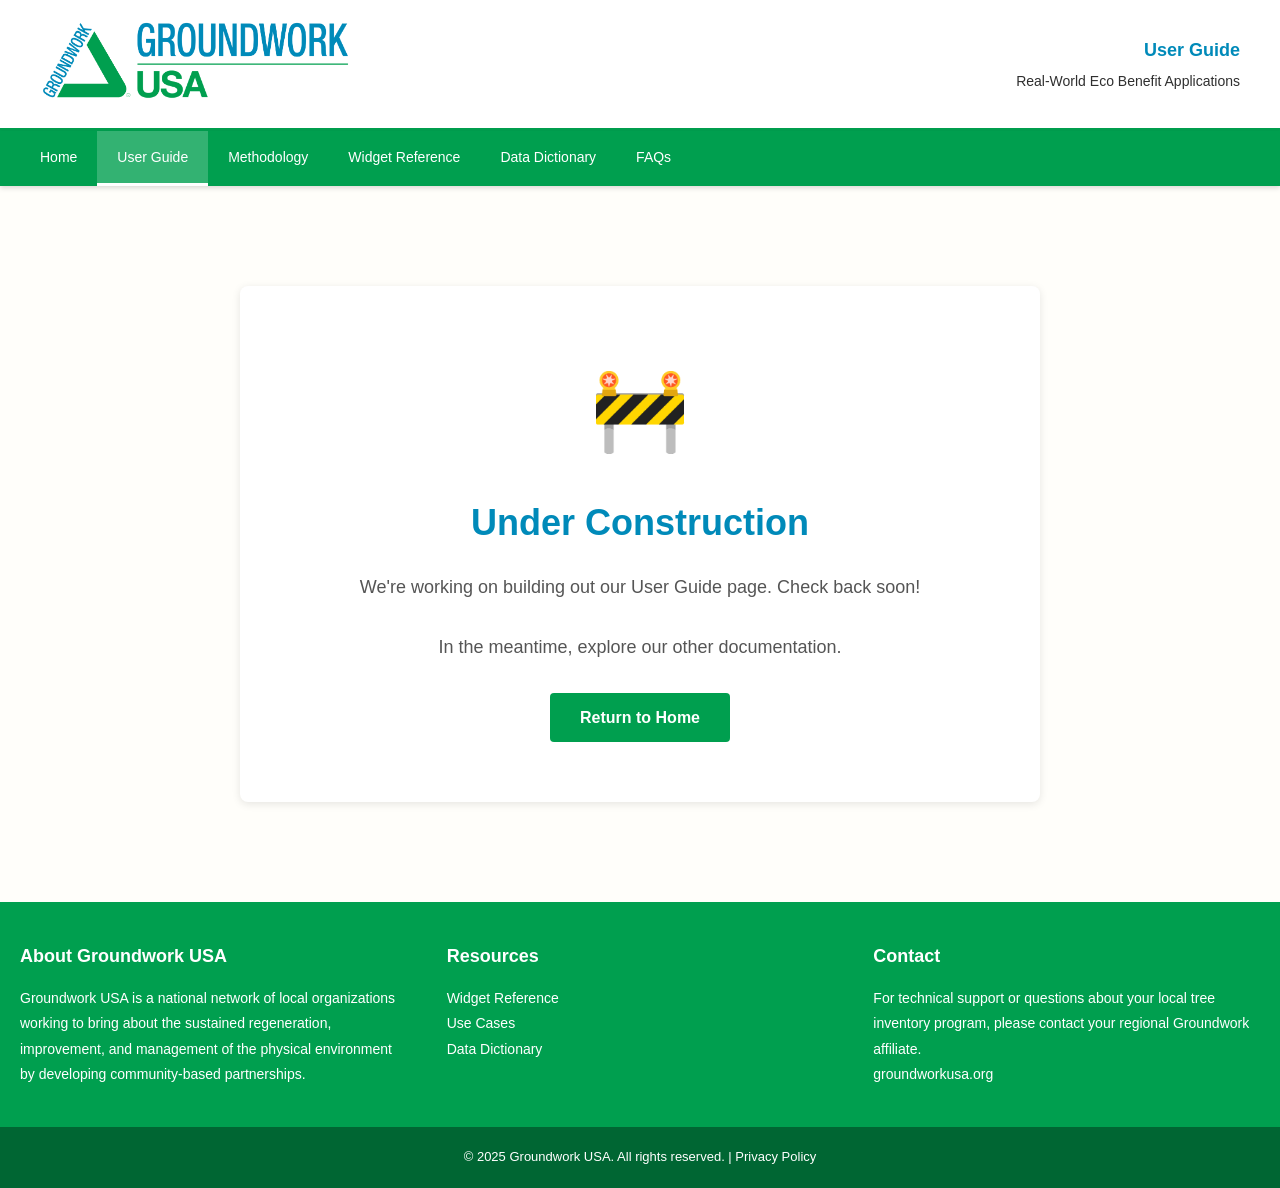
<file: user-guide.html>
<!DOCTYPE html>
<html lang="en">
<head>
    <meta charset="UTF-8">
    <meta name="viewport" content="width=device-width, initial-scale=1.0">
    <title>User Guide - Groundwork USA</title>
    <link rel="stylesheet" href="styles.css">
    <style>
        /* UNDER CONSTRUCTION STYLING */
        .construction-container {
            max-width: 800px;
            margin: 100px auto;
            padding: 60px 40px;
            text-align: center;
            background: white;
            border-radius: 8px;
            box-shadow: 0 2px 8px rgba(0,0,0,0.1);
        }
        
        .construction-icon {
            font-size: 80px;
            margin-bottom: 20px;
        }
        
        .construction-container h1 {
            color: var(--gw-blue);
            font-size: 36px;
            margin-bottom: 20px;
        }
        
        .construction-container p {
            font-size: 18px;
            line-height: 1.7;
            color: #555;
            margin-bottom: 30px;
        }
        
        .construction-container .back-link {
            display: inline-block;
            padding: 12px 30px;
            background: var(--gw-green);
            color: white;
            text-decoration: none;
            border-radius: 4px;
            font-weight: 600;
            transition: all 0.3s ease;
        }
        
        .construction-container .back-link:hover {
            background: var(--gw-dark-green);
        }
    </style>
</head>
<body>

    <!-- HEADER -->
    <header class="site-header">
        <div class="header-content">
            <div class="logo-container">
                <img src="images/logo-groundwork.png" alt="Groundwork USA">
            </div>
            <div class="header-tagline">
                <h2>User Guide</h2>
                <p>Real-World Eco Benefit Applications</p>
            </div>
        </div>
    </header>

    <!-- TOP NAVIGATION -->
<nav class="main-nav">
  <ul>
            <li><a href="index.html">Home</a></li>
			<li><a href="user-guide.html" class="active">User Guide</a></li>
			<li><a href="methodology.html">Methodology</a></li>
		    <li><a href="widget-ref.html">Widget Reference</a></li>
            <li><a href="data-dictionary.html">Data Dictionary</a></li>
            <li><a href="faq.html">FAQs</a></li>
    </ul>
  </nav>

    <!-- UNDER CONSTRUCTION MESSAGE -->
    <div class="construction-container">
        <div class="construction-icon">🚧</div>
        <h1>Under Construction</h1>
        <p>We're working on building out our User Guide page. Check back soon!</p>
        <p>In the meantime, explore our other documentation.</p>
        <a href="index.html" class="back-link">Return to Home</a>
    </div>

    <!-- FOOTER -->
    <footer class="site-footer">
        <div class="footer-upper">
            <div class="footer-content">
                <div class="footer-section">
                    <h3>About Groundwork USA</h3>
                    <p>Groundwork USA is a national network of local organizations working to bring about the sustained regeneration, improvement, and management of the physical environment by developing community-based partnerships.</p>
                </div>
                
                <div class="footer-section">
                    <h3>Resources</h3>
                    <p><a href="widget-ref.html">Widget Reference</a></p>
                    <p><a href="use-cases.html">Use Cases</a></p>
                    <p><a href="data-dictionary.html">Data Dictionary</a></p>
                </div>
                
                <div class="footer-section">
                    <h3>Contact</h3>
                    <p>For technical support or questions about your local tree inventory program, please contact your regional Groundwork affiliate.</p>
                    <p><a href="https://groundworkusa.org" target="_blank">groundworkusa.org</a></p>
                </div>
            </div>
        </div>
        
        <div class="footer-bottom">
            <p>&copy; 2025 Groundwork USA. All rights reserved. | <a href="https://groundworkusa.org/privacy-policy">Privacy Policy</a></p>
        </div>
    </footer>

</body>
</html>
</file>
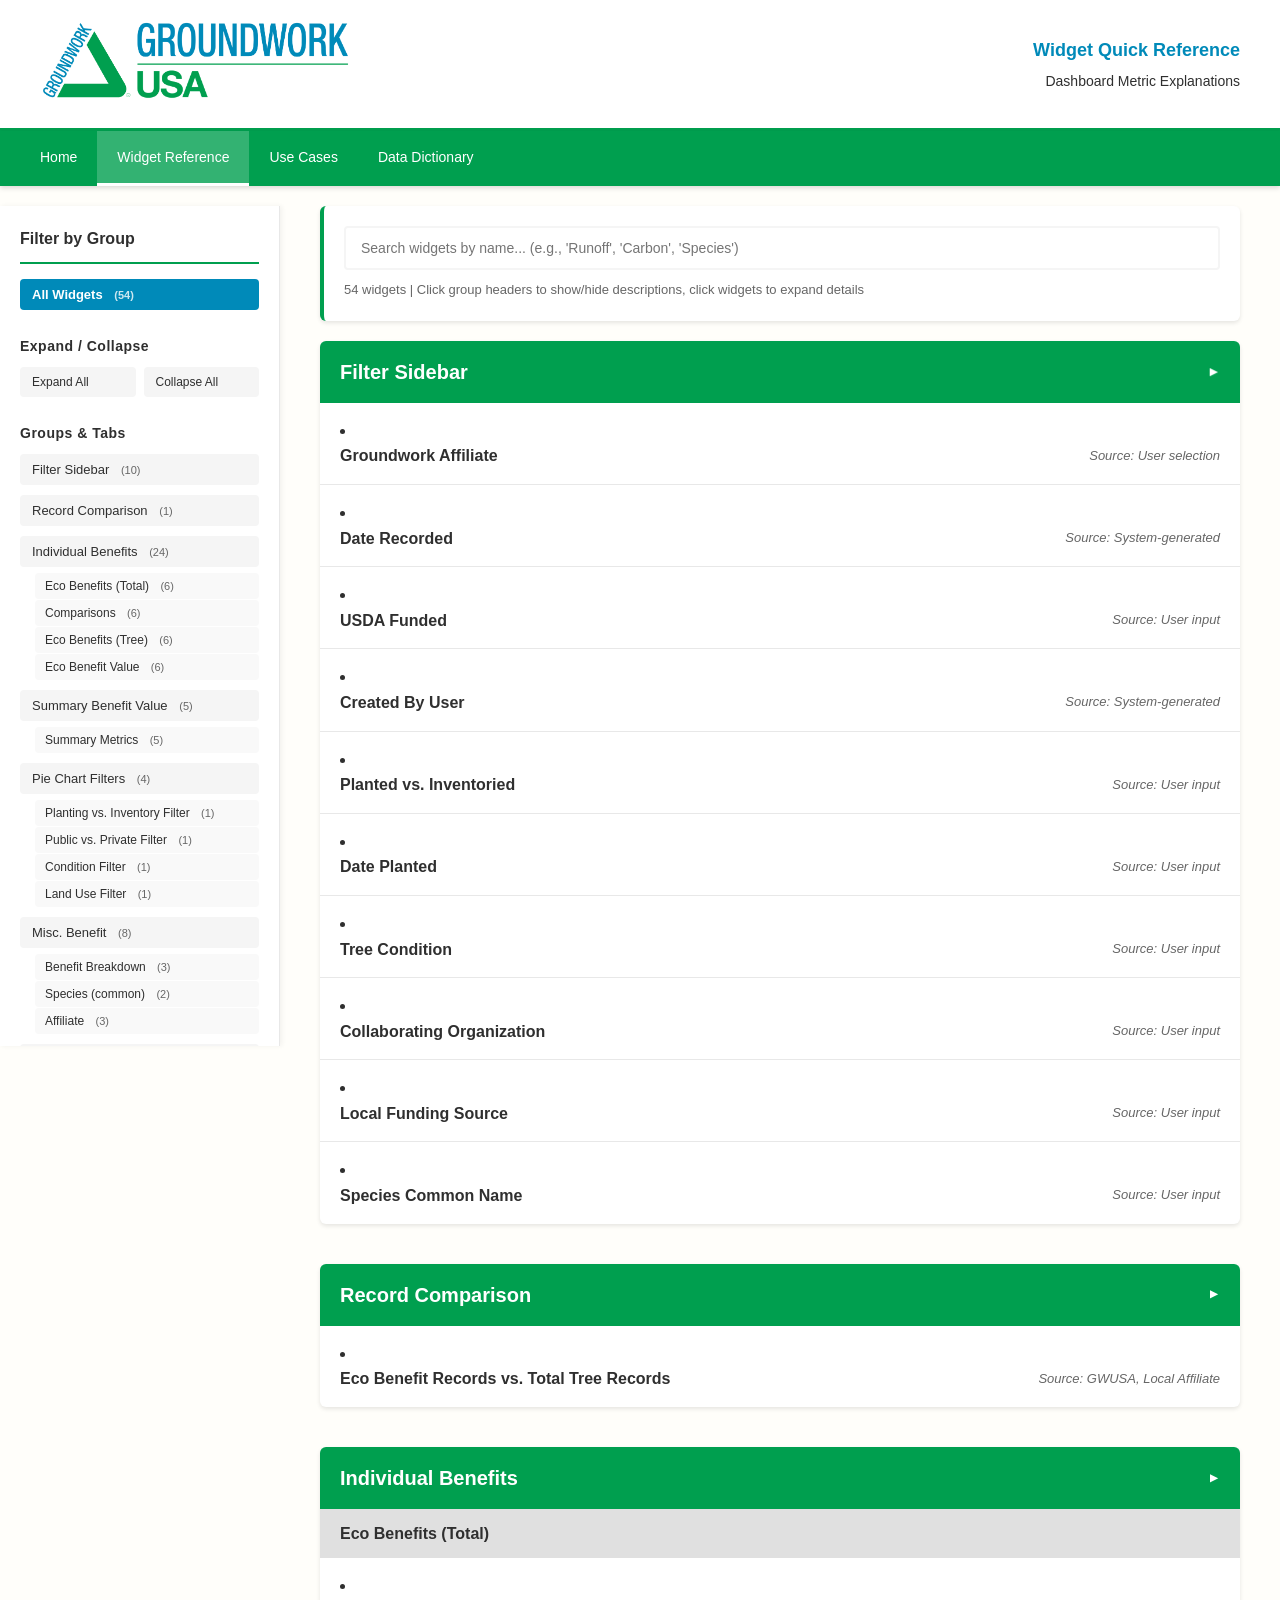
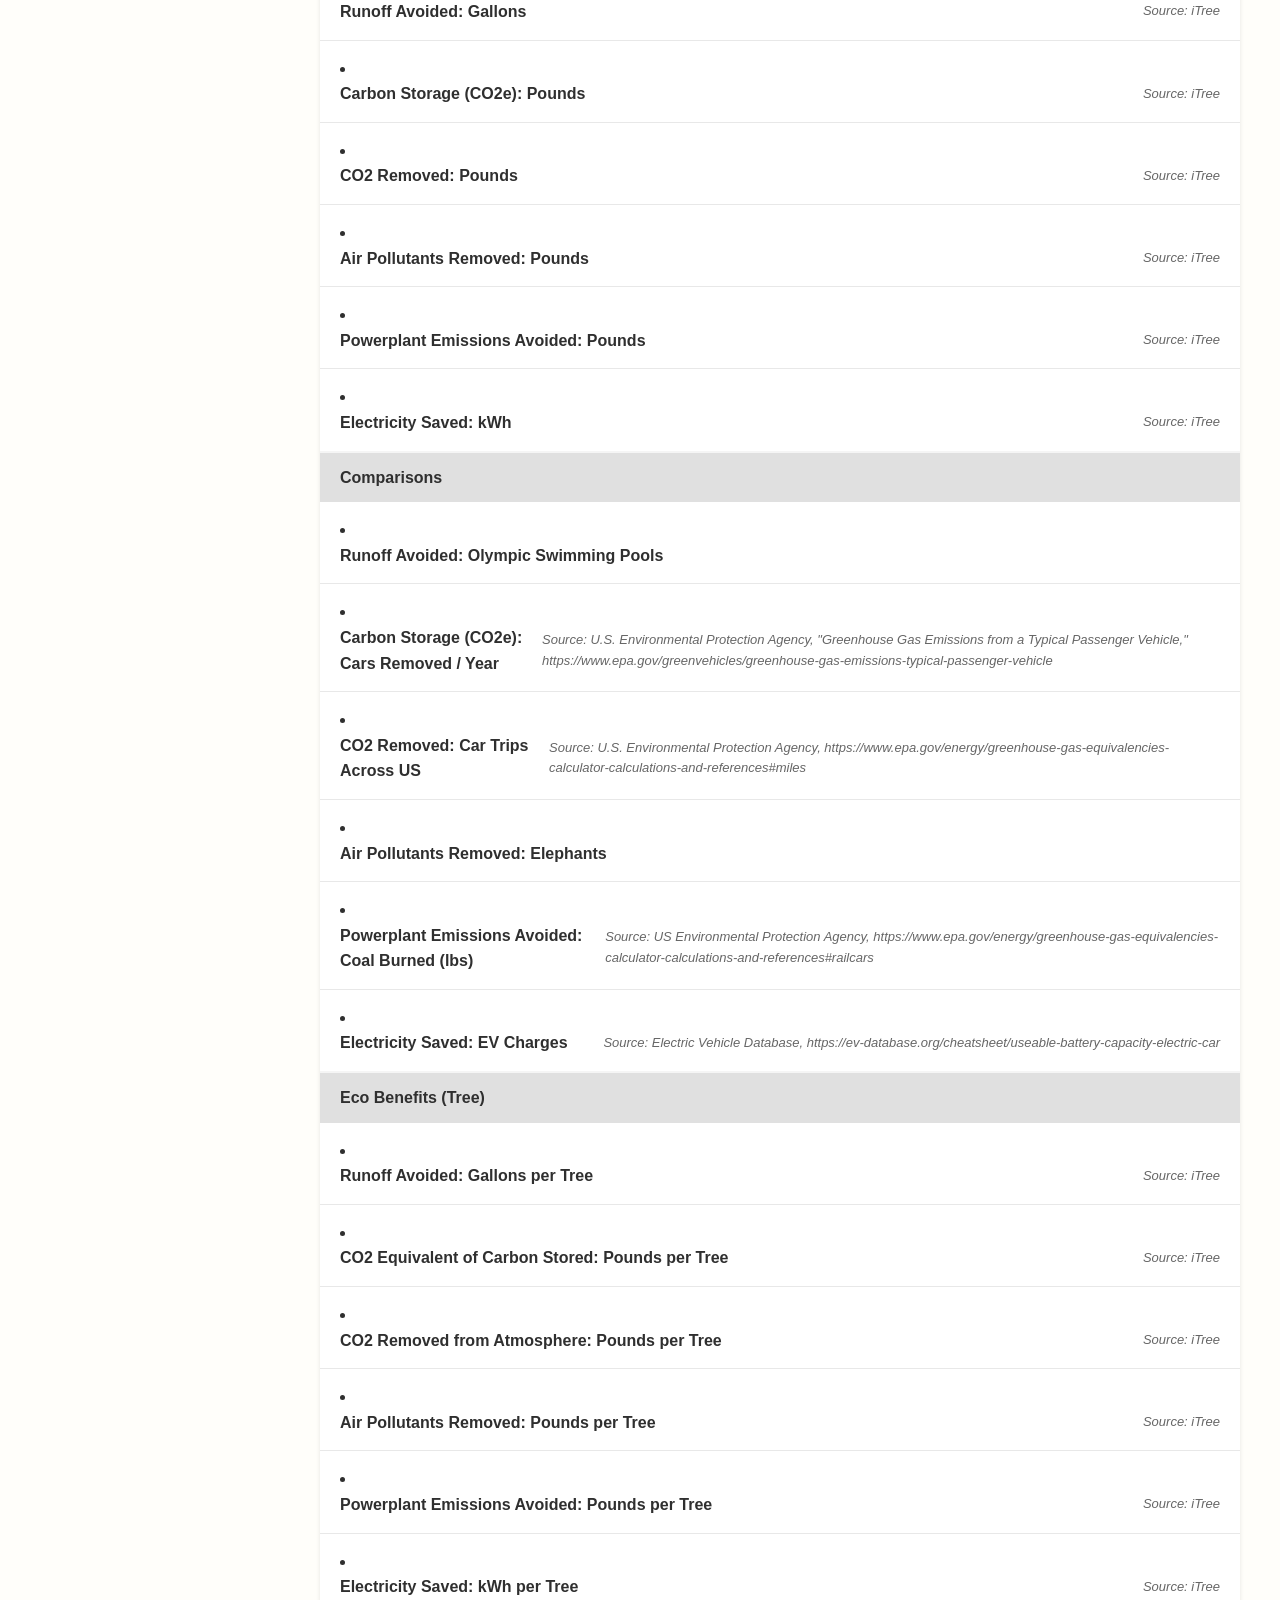
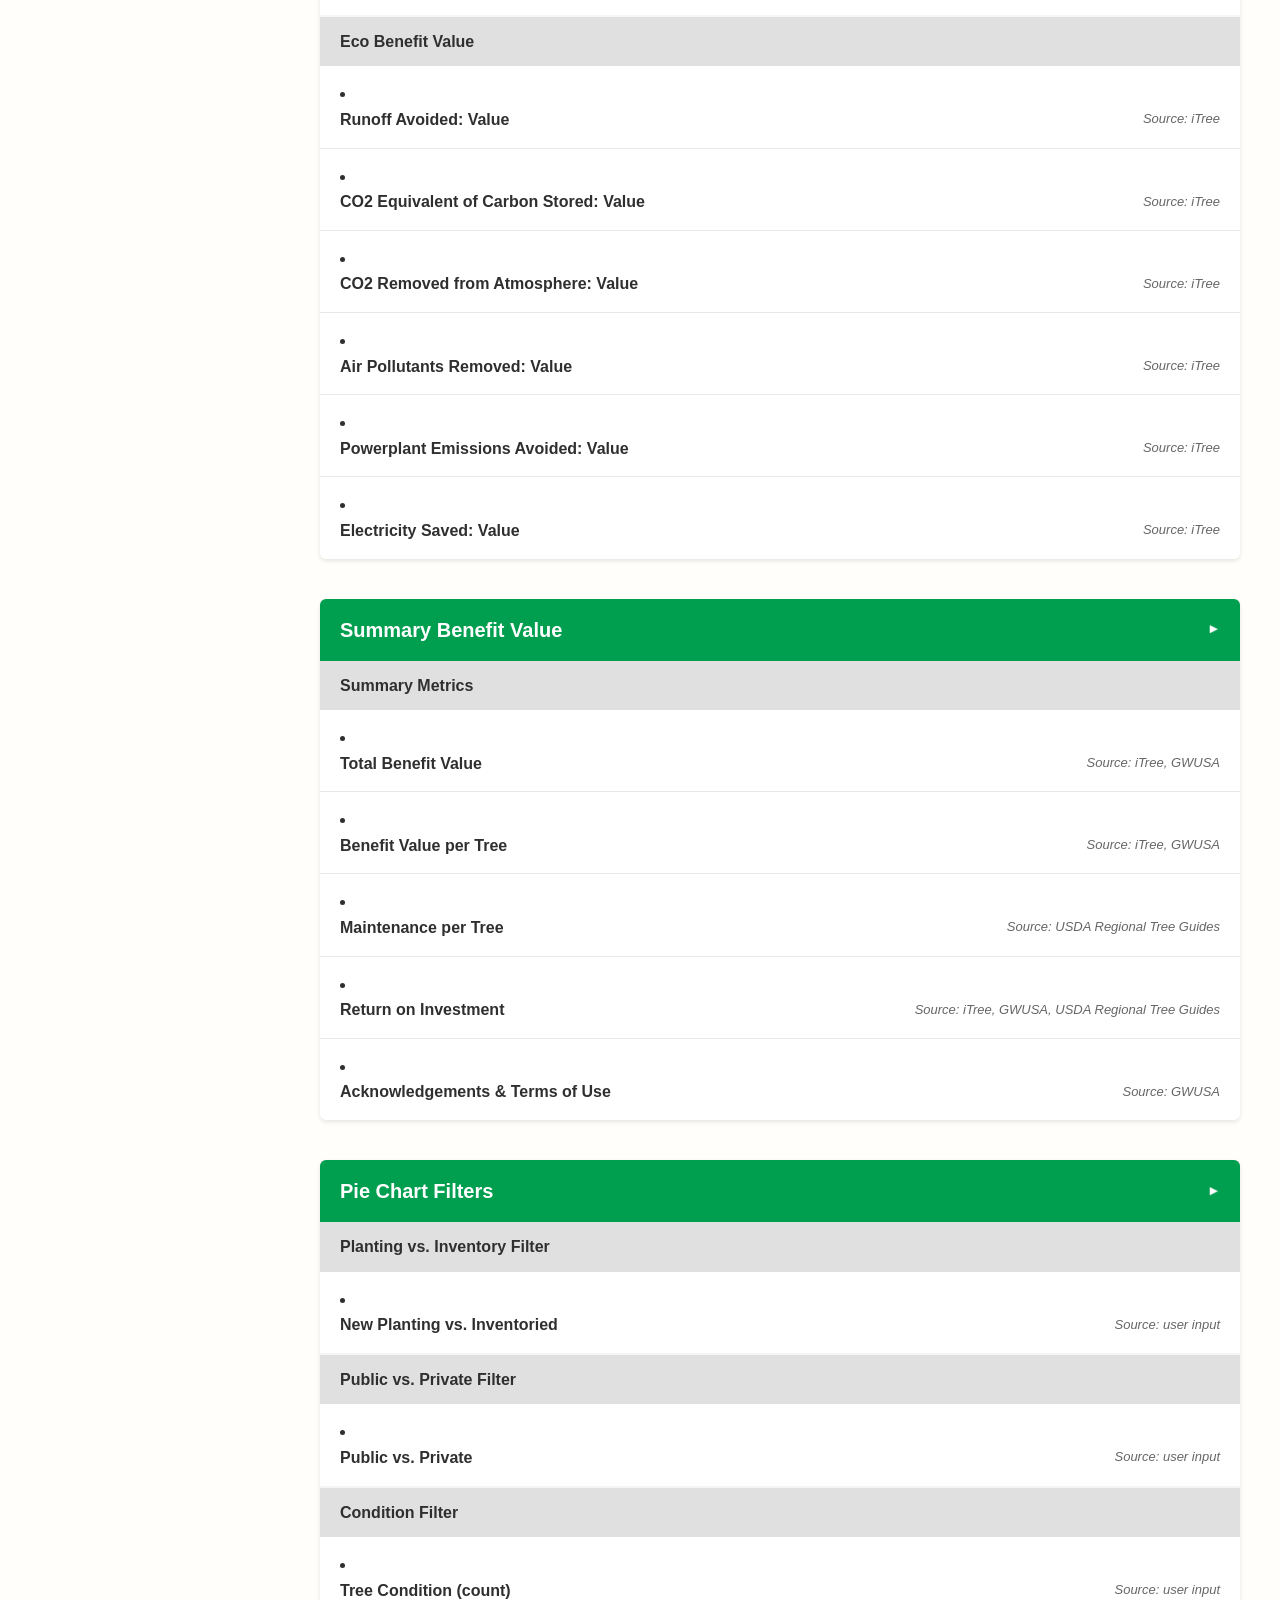
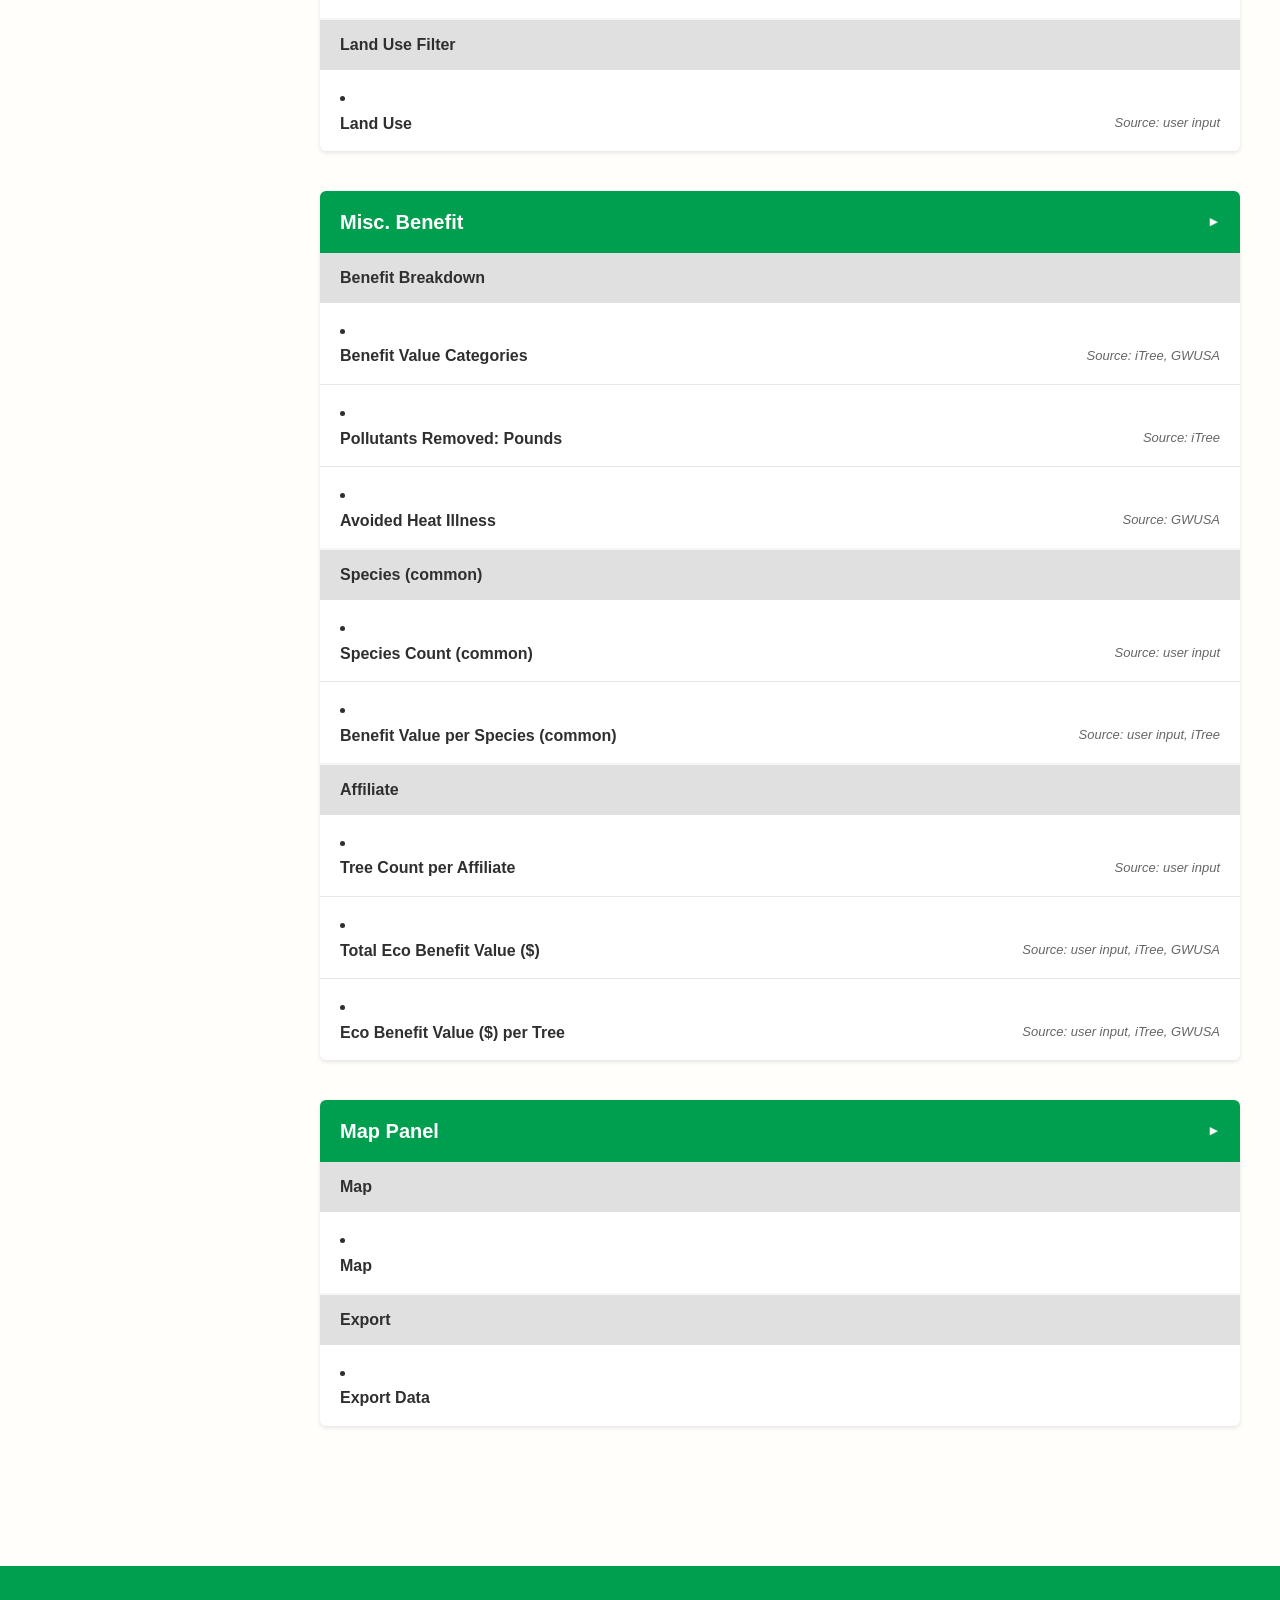
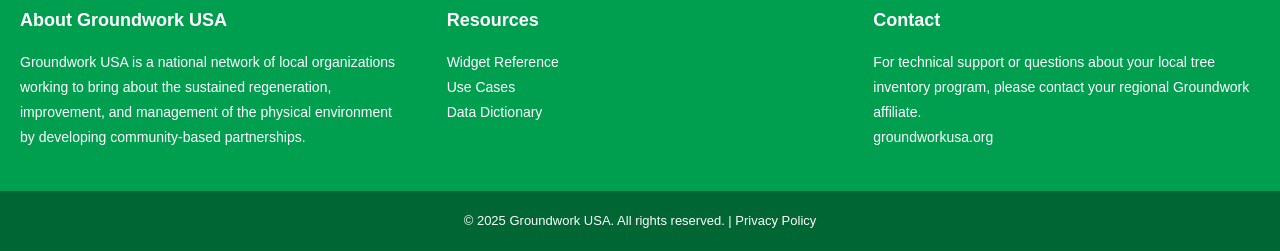
<file: widget-ref.html>
<!DOCTYPE html>
<html lang="en">
<head>
    <meta charset="UTF-8">
    <meta name="viewport" content="width=device-width, initial-scale=1.0">
    <title>Widget Quick Reference - Groundwork USA</title>
    <link rel="stylesheet" href="styles.css">
    <style>
        .reference-table {
            background: white;
            border-radius: 6px;
            box-shadow: 0 2px 4px rgba(0,0,0,0.1);
            overflow: hidden;
            margin-bottom: 40px;
        }
        
        .table-header {
            background: var(--gw-green);
            color: white;
            padding: 15px 20px;
            font-size: 20px;
            font-weight: 600;
            cursor: pointer;
            display: flex;
            justify-content: space-between;
            align-items: center;
            transition: background 0.2s ease;
        }
        
        .table-header:hover {
            background: var(--gw-dark-green);
        }
        
        .table-header::after {
            content: '▼';
            font-size: 14px;
            transition: transform 0.3s ease;
        }
        
        .reference-table.collapsed .table-header::after {
            transform: rotate(-90deg);
        }
        
        .group-intro {
            background: var(--gw-light-gray);
            padding: 25px;
            border-bottom: 3px solid var(--gw-green);
            display: block;
        }
        
        .reference-table.collapsed .group-intro {
            display: none;
        }
        
        .group-description {
            font-size: 15px;
            line-height: 1.7;
            color: #444;
            margin-bottom: 20px;
        }
        
        .group-screenshot {
            margin-top: 20px;
            border: 2px solid #ddd;
            border-radius: 4px;
            overflow: hidden;
            box-shadow: 0 2px 8px rgba(0,0,0,0.1);
        }
        
        .group-screenshot img {
            width: 100%;
            height: auto;
            display: block;
        }
        
        .screenshot-caption {
            background: #f9f9f9;
            padding: 10px 15px;
            font-size: 13px;
            color: #666;
            font-style: italic;
            border-top: 1px solid #ddd;
        }
        
        .widget-group {
            border-bottom: 2px solid var(--gw-light-gray);
        }
        
        .widget-group:last-child {
            border-bottom: none;
        }
        
        .group-title {
            background: #e0e0e0;
            color: var(--gw-dark-gray);
            padding: 12px 20px;
            font-size: 16px;
            font-weight: 600;
        }
        
        .widget-entry {
            padding: 15px 20px;
            border-bottom: 1px solid #e8e8e8;
            cursor: pointer;
            transition: all 0.2s ease;
        }
        
        .widget-entry:hover {
            background: var(--gw-light-gray);
        }
        
        .widget-entry:last-child {
            border-bottom: none;
        }
        
        .widget-header {
            display: flex;
            justify-content: space-between;
            align-items: center;
        }
        
        .widget-name {
            font-weight: 600;
            color: var(--gw-dark-gray);
            font-size: 16px;
        }
        
        .widget-source {
            font-size: 13px;
            color: #666;
            font-style: italic;
        }
        
        .widget-details {
            display: none;
            margin-top: 15px;
            padding-top: 15px;
            border-top: 2px solid var(--gw-light-gray);
        }
        
        .widget-entry.expanded .widget-details {
            display: block;
        }
        
        .widget-entry.expanded {
            background: #fafafa;
            border-left: 4px solid var(--gw-blue);
        }
        
        .widget-fields-grid {
            display: grid;
            grid-template-columns: repeat(4, 1fr);
            gap: 20px;
        }
        
        .widget-field-col {
            display: flex;
            flex-direction: column;
        }
        
        .widget-field-label {
            font-weight: 600;
            color: var(--gw-dark-gray);
            font-size: 13px;
            margin-bottom: 8px;
            padding-bottom: 5px;
            border-bottom: 2px solid var(--gw-light-gray);
        }
        
        .widget-field-content {
            font-size: 14px;
            line-height: 1.6;
            color: #444;
        }
        
        .search-container {
            background: white;
            padding: 20px;
            margin-bottom: 20px;
            border-radius: 6px;
            box-shadow: 0 2px 4px rgba(0,0,0,0.1);
            border-left: 4px solid var(--gw-green);
        }
        
        .search-box {
            width: 100%;
            padding: 12px 15px;
            font-size: 14px;
            border: 2px solid var(--gw-light-gray);
            border-radius: 4px;
            font-family: inherit;
        }
        
        .search-box:focus {
            outline: none;
            border-color: var(--gw-green);
        }
        
        .search-info {
            margin-top: 10px;
            font-size: 13px;
            color: #666;
        }
        
        .sidebar-section {
            margin-bottom: 25px;
        }
        
        .sidebar-section h4 {
            color: var(--gw-dark-gray);
            font-size: 14px;
            margin-bottom: 10px;
            letter-spacing: 0.5px;
        }
        
        .sidebar ul {
            list-style: none;
            padding: 0;
        }
        
        .sidebar li {
            margin-bottom: 3px;
        }
        
        .sidebar button {
            width: 100%;
            text-align: left;
            background: var(--gw-light-gray);
            border: none;
            color: var(--gw-dark-gray);
            padding: 8px 12px;
            border-radius: 4px;
            cursor: pointer;
            font-size: 13px;
            font-family: inherit;
            transition: all 0.3s ease;
        }
        
        .sidebar button:hover {
            background: var(--gw-blue);
            color: white;
        }
        
        .sidebar button.active {
            background: var(--gw-blue);
            color: white;
            font-weight: 600;
        }
        
        .filter-count {
            font-size: 11px;
            color: #666;
            margin-left: 8px;
        }
        
        .sidebar button.active .filter-count {
            color: rgba(255,255,255,0.8);
        }
        
        .group-filter {
            margin-bottom: 10px;
        }
        
        .tab-filters {
            margin-left: 15px;
            margin-top: 5px;
        }
        
        .tab-filters button {
            font-size: 12px;
            padding: 6px 10px;
            background: #f9f9f9;
        }
        
        .tab-filters button:hover {
            background: var(--gw-light-blue);
            color: var(--gw-dark-gray);
        }
        
        .tab-filters button.active {
            background: var(--gw-light-blue);
            color: var(--gw-dark-gray);
            font-weight: 600;
        }
        
        .expand-collapse-controls {
            margin-bottom: 15px;
            display: flex;
            gap: 8px;
        }
        
        .expand-collapse-controls button {
            flex: 1;
            padding: 8px 12px;
            background: var(--gw-light-gray);
            border: none;
            border-radius: 4px;
            cursor: pointer;
            font-size: 12px;
            font-family: inherit;
            transition: all 0.3s ease;
            color: var(--gw-dark-gray);
        }
        
        .expand-collapse-controls button:hover {
            background: var(--gw-green);
            color: white;
        }
        
        .hidden {
            display: none !important;
        }
        
        @media (max-width: 1200px) {
            .widget-fields-grid {
                grid-template-columns: repeat(2, 1fr);
            }
        }
        
        @media (max-width: 768px) {
            .widget-fields-grid {
                grid-template-columns: 1fr;
            }
        }
    </style>
</head>
<body>

    <header class="site-header">
        <div class="header-content">
            <div class="logo-container">
                <img src="images/logo-groundwork.png" alt="Groundwork USA">
            </div>
            <div class="header-tagline">
                <h2>Widget Quick Reference</h2>
                <p>Dashboard Metric Explanations</p>
            </div>
        </div>
    </header>
	
	<nav class="main-nav">
  		<ul>
            <li><a href="index.html">Home</a></li>
		    <li><a href="widget-ref.html" class="active">Widget Reference</a></li>
            <li><a href="use-cases.html">Use Cases</a></li>
            <li><a href="data-dictionary.html">Data Dictionary</a></li>
   		 </ul>
  	</nav>
   
    <div class="page-container">
        
        <aside class="sidebar">
            <h3>Filter by Group</h3>
            
            <div class="sidebar-section">
                <button class="filter-btn active" data-group="all" data-tab="all">
                    All Widgets <span class="filter-count">(54)</span>
                </button>
            </div>
            
            <div class="sidebar-section">
                <h4>Expand / Collapse</h4>
                <div class="expand-collapse-controls">
                    <button id="expandAll">Expand All</button>
                    <button id="collapseAll">Collapse All</button>
                </div>
            </div>
            
            <div class="sidebar-section">
                <h4>Groups &amp; Tabs</h4>
                
                <div class="group-filter">
                    <button class="filter-btn" data-group="Filter Sidebar" data-tab="all">
                        Filter Sidebar <span class="filter-count">(10)</span>
                    </button>
                </div>
                
                <div class="group-filter">
                    <button class="filter-btn" data-group="Record Comparison" data-tab="all">
                        Record Comparison <span class="filter-count">(1)</span>
                    </button>
                </div>
                
                <div class="group-filter">
                    <button class="filter-btn" data-group="Individual Benefits" data-tab="all">
                        Individual Benefits <span class="filter-count">(24)</span>
                    </button>
                    <div class="tab-filters">
                        <button class="filter-btn" data-group="Individual Benefits" data-tab="Eco Benefits (Total)">
                            Eco Benefits (Total) <span class="filter-count">(6)</span>
                        </button>
                        <button class="filter-btn" data-group="Individual Benefits" data-tab="Comparisons">
                            Comparisons <span class="filter-count">(6)</span>
                        </button>
                        <button class="filter-btn" data-group="Individual Benefits" data-tab="Eco Benefits (Tree)">
                            Eco Benefits (Tree) <span class="filter-count">(6)</span>
                        </button>
                        <button class="filter-btn" data-group="Individual Benefits" data-tab="Eco Benefit Value">
                            Eco Benefit Value <span class="filter-count">(6)</span>
                        </button>
                    </div>
                </div>
                
                <div class="group-filter">
                    <button class="filter-btn" data-group="Summary Benefit Value" data-tab="all">
                        Summary Benefit Value <span class="filter-count">(5)</span>
                    </button>
                    <div class="tab-filters">
                        <button class="filter-btn" data-group="Summary Benefit Value" data-tab="Summary Metrics">
                            Summary Metrics <span class="filter-count">(5)</span>
                        </button>
                    </div>
                </div>
                
                <div class="group-filter">
                    <button class="filter-btn" data-group="Pie Chart Filters" data-tab="all">
                        Pie Chart Filters <span class="filter-count">(4)</span>
                    </button>
                    <div class="tab-filters">
                        <button class="filter-btn" data-group="Pie Chart Filters" data-tab="Planting vs. Inventory Filter">
                            Planting vs. Inventory Filter <span class="filter-count">(1)</span>
                        </button>
                        <button class="filter-btn" data-group="Pie Chart Filters" data-tab="Public vs. Private Filter">
                            Public vs. Private Filter <span class="filter-count">(1)</span>
                        </button>
                        <button class="filter-btn" data-group="Pie Chart Filters" data-tab="Condition Filter">
                            Condition Filter <span class="filter-count">(1)</span>
                        </button>
                        <button class="filter-btn" data-group="Pie Chart Filters" data-tab="Land Use Filter">
                            Land Use Filter <span class="filter-count">(1)</span>
                        </button>
                    </div>
                </div>
                
                <div class="group-filter">
                    <button class="filter-btn" data-group="Misc. Benefit" data-tab="all">
                        Misc. Benefit <span class="filter-count">(8)</span>
                    </button>
                    <div class="tab-filters">
                        <button class="filter-btn" data-group="Misc. Benefit" data-tab="Benefit Breakdown">
                            Benefit Breakdown <span class="filter-count">(3)</span>
                        </button>
                        <button class="filter-btn" data-group="Misc. Benefit" data-tab="Species (common)">
                            Species (common) <span class="filter-count">(2)</span>
                        </button>
                        <button class="filter-btn" data-group="Misc. Benefit" data-tab="Affiliate">
                            Affiliate <span class="filter-count">(3)</span>
                        </button>
                    </div>
                </div>
                
                <div class="group-filter">
                    <button class="filter-btn" data-group="Map Panel" data-tab="all">
                        Map Panel <span class="filter-count">(2)</span>
                    </button>
                    <div class="tab-filters">
                        <button class="filter-btn" data-group="Map Panel" data-tab="Map">
                            Map <span class="filter-count">(1)</span>
                        </button>
                        <button class="filter-btn" data-group="Map Panel" data-tab="Export">
                            Export <span class="filter-count">(1)</span>
                        </button>
                    </div>
                </div>
            </div>
        </aside>

        <main class="main-content">
            
            <div class="search-container">
                <input type="text" 
                       id="searchBox" 
                       class="search-box" 
                       placeholder="Search widgets by name... (e.g., 'Runoff', 'Carbon', 'Species')"
                       autocomplete="off">
                <div class="search-info">
                    <span id="resultCount">54 widgets</span> | Click group headers to show/hide descriptions, click widgets to expand details
                </div>
            </div>
            
            
            <div id="filter-sidebar" class="reference-table collapsed" data-group="Filter Sidebar">
                <div class="table-header">Filter Sidebar</div>
                
                <div class="group-intro">
                    <div class="group-description">
                        The primary filter controls for narrowing dashboard data to specific subsets. Start with Groundwork Affiliate to view your organization's trees, then layer additional filters to refine your analysis. Date Recorded tracks when trees were added to the database (useful for inventory event tracking), while Date Planted shows actual planting dates for cohort analysis. USDA Funded and Local Funding Source filters support grant reporting. Created By User enables quality control and workload tracking. Planted vs. Inventoried distinguishes your organization's planting impact from inherited canopy stewardship. Tree Condition identifies trees needing maintenance intervention. Collaborating Organization attributes trees to partnership projects. Species Common Name enables species-specific analysis and planning. All filters are cumulative—select multiple criteria to progressively narrow your view and answer specific questions about your urban forest.
                    </div>
                    
                    <div class="group-screenshot">
                        <img src="images/group06-filter.png" alt="Filter Sidebar Dashboard View">
                        <div class="screenshot-caption">Filter Sidebar in the Eco-Benefit Dashboard</div>
                    </div>
                </div>
                
                <div class="widget-group" data-tab="all">
                    
                    <li class="widget-entry" id="groundwork-affiliate" data-group="Filter Sidebar" data-tab="all">
                        <div class="widget-header">
                            <span class="widget-name">Groundwork Affiliate</span>
                            <span class="widget-source">Source: User selection</span>
                        </div>
                        
                        <div class="widget-details">
                            <div class="widget-fields-grid">
                                <div class="widget-field-col">
                                    <div class="widget-field-label">Description</div>
                                    <div class="widget-field-content">Primary filter showing trees by Groundwork Affiliate organization. Single selection dropdown. For Groundwork Affiliate users, defaults to Network-wide view so Affiliates can see their impact as part of the broader Network. Users from collaborating organizations default to filtered view showing only their organization's records. GWUSA staff have access to full list of Affiliate filters. When an Affiliate is selected, the map automatically zooms and pans to that organization's geographic service area.</div>
                                </div>
                                
                                <div class="widget-field-col">
                                    <div class="widget-field-label">What It Says</div>
                                    <div class="widget-field-content">Which Groundwork Affiliate planted or inventoried the trees. This is typically the first filter you'll use. Shows your organization's trees in context of the broader Network. Default view lets Affiliates see both their contribution and total Network impact.</div>
                                </div>
                                
                                <div class="widget-field-col">
                                    <div class="widget-field-label">What It Doesn't Say</div>
                                    <div class="widget-field-content">Does not indicate whether the Affiliate physically planted the tree or managed planting through partners/contractors. Some collaborative projects may be attributed to the lead Affiliate. Does not show historical organizational changes (trees planted before an Affiliate joined the Network).</div>
                                </div>
                                
                                <div class="widget-field-col">
                                    <div class="widget-field-label">How To Use It</div>
                                    <div class="widget-field-content">Start here to view your organization's data. Use Network view for grant applications showing collective impact. Filter to single Affiliate for organization-specific reporting and budget justification. Compare your Affiliate's metrics to Network averages.</div>
                                </div>
                            </div>
                        </div>
                    </li>
                    
                    <li class="widget-entry" id="date-recorded" data-group="Filter Sidebar" data-tab="all">
                        <div class="widget-header">
                            <span class="widget-name">Date Recorded</span>
                            <span class="widget-source">Source: System-generated</span>
                        </div>
                        
                        <div class="widget-details">
                            <div class="widget-fields-grid">
                                <div class="widget-field-col">
                                    <div class="widget-field-label">Description</div>
                                    <div class="widget-field-content">Filters by date range indicating when the tree record was created in the database system. This is the data entry timestamp, not the planting date. Automatically recorded when field data collectors submit tree information or when historical data is imported.</div>
                                </div>
                                
                                <div class="widget-field-col">
                                    <div class="widget-field-label">What It Says</div>
                                    <div class="widget-field-content">When the tree was added to the inventory database. Useful for tracking data collection efforts, volunteer event outputs, or batch imports of historical records. Shows inventory build-out timeline.</div>
                                </div>
                                
                                <div class="widget-field-col">
                                    <div class="widget-field-label">What It Doesn't Say</div>
                                    <div class="widget-field-content">This does not indicate when the tree was planted. A 50-year-old tree inventoried yesterday will have yesterday's date. For newly planted trees, date recorded often approximates planting date, but delays between planting and data entry can occur. Imported historical data may all share the same import date.</div>
                                </div>
                                
                                <div class="widget-field-col">
                                    <div class="widget-field-label">How To Use It</div>
                                    <div class="widget-field-content">Track data collection progress over time. Identify which trees were added during specific inventory events or volunteer days. Filter to recent entries to review new data for quality control. Separate newly collected data from historical imports.</div>
                                </div>
                            </div>
                        </div>
                    </li>
                    
                    <li class="widget-entry" id="usda-funded" data-group="Filter Sidebar" data-tab="all">
                        <div class="widget-header">
                            <span class="widget-name">USDA Funded</span>
                            <span class="widget-source">Source: User input</span>
                        </div>
                        
                        <div class="widget-details">
                            <div class="widget-fields-grid">
                                <div class="widget-field-col">
                                    <div class="widget-field-label">Description</div>
                                    <div class="widget-field-content">Yes/No filter showing trees planted or inventoried as part of the GWUSA USDA Forest Service Urban and Community Forestry Program grant. Designated by data collectors during field inventory or data import based on funding source documentation.</div>
                                </div>
                                
                                <div class="widget-field-col">
                                    <div class="widget-field-label">What It Says</div>
                                    <div class="widget-field-content">Which trees were supported by federal USDA funding. Essential for grant reporting, compliance, and impact documentation. Shows return on federal investment in urban forestry.</div>
                                </div>
                                
                                <div class="widget-field-col">
                                    <div class="widget-field-label">What It Doesn't Say</div>
                                    <div class="widget-field-content">Does not indicate percentage of funding (some trees may have mixed funding sources with USDA as partial support). USDA designation may apply to either planting costs or inventory costs, not necessarily both. Historical data may have incomplete funding attribution.</div>
                                </div>
                                
                                <div class="widget-field-col">
                                    <div class="widget-field-label">How To Use It</div>
                                    <div class="widget-field-content">Generate USDA grant reports showing trees planted, benefits delivered, and ROI on federal investment. Filter to USDA trees for federal reporting requirements. Demonstrate program impact to USDA Forest Service. Track grant-funded tree performance over time.</div>
                                </div>
                            </div>
                        </div>
                    </li>
                    
                    <li class="widget-entry" id="created-by-user" data-group="Filter Sidebar" data-tab="all">
                        <div class="widget-header">
                            <span class="widget-name">Created By User</span>
                            <span class="widget-source">Source: System-generated</span>
                        </div>
                        
                        <div class="widget-details">
                            <div class="widget-fields-grid">
                                <div class="widget-field-col">
                                    <div class="widget-field-label">Description</div>
                                    <div class="widget-field-content">Multi-select filter showing trees by the user account that created the database record. Reflects who entered the data, not necessarily who planted or inventoried the tree in the field. Useful for tracking data collector activity and quality control by individual or team.</div>
                                </div>
                                
                                <div class="widget-field-col">
                                    <div class="widget-field-label">What It Says</div>
                                    <div class="widget-field-content">Which staff member, volunteer, or partner organization entered the tree data. Shows workload distribution across data collectors. Helps identify who to contact for data quality questions or field verification.</div>
                                </div>
                                
                                <div class="widget-field-col">
                                    <div class="widget-field-label">What It Doesn't Say</div>
                                    <div class="widget-field-content">User who created the record may not be the person who collected field data (data entry staff may input from paper forms). Does not indicate tree planter, just database entry user. User accounts may represent organizations rather than individuals.</div>
                                </div>
                                
                                <div class="widget-field-col">
                                    <div class="widget-field-label">How To Use It</div>
                                    <div class="widget-field-content">Track individual data collector productivity during inventory events. Perform quality control review by filtering to specific users. Identify which team members need additional training based on error patterns. Acknowledge volunteer contributions by showing trees they recorded.</div>
                                </div>
                            </div>
                        </div>
                    </li>
                    
                    <li class="widget-entry" id="planted-vs-inventoried-filter" data-group="Filter Sidebar" data-tab="all">
                        <div class="widget-header">
                            <span class="widget-name">Planted vs. Inventoried</span>
                            <span class="widget-source">Source: User input</span>
                        </div>
                        
                        <div class="widget-details">
                            <div class="widget-fields-grid">
                                <div class="widget-field-col">
                                    <div class="widget-field-label">Description</div>
                                    <div class="widget-field-content">Filter distinguishing trees planted by your organization versus pre-existing trees that were inventoried. "Planted" means your organization physically planted the tree. "Inventoried" means the tree was already established when you found it. This is about attribution, not age—a newly inventoried 100-year-old oak is "Inventoried." Assessed by data collectors during field work. A tree planted by your organization 10 years ago is "Planted."</div>
                                </div>
                                
                                <div class="widget-field-col">
                                    <div class="widget-field-label">What It Says</div>
                                    <div class="widget-field-content">Which benefits come from your planting efforts versus the value you're stewarding in existing canopy. Shows your program's direct tree planting impact separate from inherited urban forest assets. Critical for calculating true ROI on planting investments.</div>
                                </div>
                                
                                <div class="widget-field-col">
                                    <div class="widget-field-label">What It Doesn't Say</div>
                                    <div class="widget-field-content">Age and planting date are separate from this designation. A tree planted last year by a different organization would be "Inventoried" if you didn't plant it. Does not indicate tree maturity or establishment success. Historical tree plantings by Groundwork Affiliates (even 10+ years ago) are still considered "Planted."</div>
                                </div>
                                
                                <div class="widget-field-col">
                                    <div class="widget-field-label">How To Use It</div>
                                    <div class="widget-field-content">Filter to "Planted" only to show funders the direct impact of their tree planting investment. Calculate program-specific ROI excluding inherited assets. Track your organization's planting program performance over time. Use "Inventoried" to demonstrate stewardship value of maintaining existing canopy. Compare benefit trajectories of your planted trees versus mature inventoried trees.</div>
                                </div>
                            </div>
                        </div>
                    </li>
                    
                    <li class="widget-entry" id="date-planted" data-group="Filter Sidebar" data-tab="all">
                        <div class="widget-header">
                            <span class="widget-name">Date Planted</span>
                            <span class="widget-source">Source: User input</span>
                        </div>
                        
                        <div class="widget-details">
                            <div class="widget-fields-grid">
                                <div class="widget-field-col">
                                    <div class="widget-field-label">Description</div>
                                    <div class="widget-field-content">Filters by the date a tree was planted in the ground. Recorded manually by data collectors during field inventory based on planting records, tree tags, or estimated from size/condition. May be approximate for older trees. Calendar date picker allows selection of specific date ranges (year, season, grant period, etc.).</div>
                                </div>
                                
                                <div class="widget-field-col">
                                    <div class="widget-field-label">What It Says</div>
                                    <div class="widget-field-content">When the tree was actually planted. Essential for analyzing planting program performance by cohort, tracking establishment success, filtering to specific grant periods, or creating year-over-year planting comparisons. Shows program timeline and planting momentum.</div>
                                </div>
                                
                                <div class="widget-field-col">
                                    <div class="widget-field-label">What It Doesn't Say</div>
                                    <div class="widget-field-content">May be incomplete for historically appended data where planting dates were not documented. Dates for inventoried trees (not planted by your organization) may be estimates based on size/records, not precise planting dates. Data quality depends on record-keeping practices and institutional memory.</div>
                                </div>
                                
                                <div class="widget-field-col">
                                    <div class="widget-field-label">How To Use It</div>
                                    <div class="widget-field-content">Filter to specific years for annual planting reports (e.g., "trees planted in 2025"). Track grant-funded cohorts by filtering to grant period date ranges. Analyze establishment survival by comparing recent plantings to older cohorts. Create year-over-year planting trend charts. Generate seasonal planting reports.</div>
                                </div>
                            </div>
                        </div>
                    </li>
                    
                    <li class="widget-entry" id="tree-condition-filter" data-group="Filter Sidebar" data-tab="all">
                        <div class="widget-header">
                            <span class="widget-name">Tree Condition</span>
                            <span class="widget-source">Source: User input</span>
                        </div>
                        
                        <div class="widget-details">
                            <div class="widget-fields-grid">
                                <div class="widget-field-col">
                                    <div class="widget-field-label">Description</div>
                                    <div class="widget-field-content">Multi-select filter showing trees by health assessment (Excellent, Good, Fair, Poor, Critical, Dying, Dead). Assessed by data collectors using standardized condition rating protocol during field inspections. Rating considers crown dieback, structural defects, pest/disease symptoms, and overall vigor.</div>
                                </div>
                                
                                <div class="widget-field-col">
                                    <div class="widget-field-label">What It Says</div>
                                    <div class="widget-field-content">Overall forest health distribution across your inventory. Identifies trees needing urgent intervention (Poor/Critical) versus healthy high-performers. Shows program success at maintaining tree health. Tracks mortality and establishment success for recently planted trees.</div>
                                </div>
                                
                                <div class="widget-field-col">
                                    <div class="widget-field-label">What It Doesn't Say</div>
                                    <div class="widget-field-content">Condition ratings are somewhat subjective and vary by assessor training and experience. Ratings are point-in-time snapshots—conditions change with seasons, weather, and management. Does not diagnose specific problems or predict mortality rates. Dead/dying trees may still appear in inventory if not yet removed from database.</div>
                                </div>
                                
                                <div class="widget-field-col">
                                    <div class="widget-field-label">How To Use It</div>
                                    <div class="widget-field-content">Prioritize maintenance resources by filtering to Poor/Critical condition trees. Generate work orders for trees needing intervention. Track establishment success of recent plantings by reviewing condition distribution. Monitor forest health trends over time by comparing condition assessments across years. Demonstrate that healthy trees deliver greater benefits, justifying intensive maintenance investments. Identify geographic areas with declining tree health for targeted intervention.</div>
                                </div>
                            </div>
                        </div>
                    </li>
                    
                    <li class="widget-entry" id="collaborating-organization" data-group="Filter Sidebar" data-tab="all">
                        <div class="widget-header">
                            <span class="widget-name">Collaborating Organization</span>
                            <span class="widget-source">Source: User input</span>
                        </div>
                        
                        <div class="widget-details">
                            <div class="widget-fields-grid">
                                <div class="widget-field-col">
                                    <div class="widget-field-label">Description</div>
                                    <div class="widget-field-content">Multi-select filter showing trees associated with specific partner organizations that collaborated on planting or inventory work. Partners may include municipal agencies, schools, community groups, or other nonprofits. Designated by data collectors based on partnership agreements and project records.</div>
                                </div>
                                
                                <div class="widget-field-col">
                                    <div class="widget-field-label">What It Says</div>
                                    <div class="widget-field-content">Which partner organizations contributed to tree planting or inventory efforts. Shows collaborative project outputs and partnership impact. Helps attribute trees to specific collaborative initiatives for joint reporting.</div>
                                </div>
                                
                                <div class="widget-field-col">
                                    <div class="widget-field-label">What It Doesn't Say</div>
                                    <div class="widget-field-content">Does not indicate level of partner involvement (lead vs. support role). Multiple organizations may have collaborated on same trees but only one may be recorded. Partnership designation may reflect funding source, planting labor, site access, or other contributions—not standardized. Historical data may have incomplete partner attribution.</div>
                                </div>
                                
                                <div class="widget-field-col">
                                    <div class="widget-field-label">How To Use It</div>
                                    <div class="widget-field-content">Generate partner-specific impact reports for collaborative projects. Filter to partner organizations for joint grant reporting or MOU deliverables. Demonstrate partnership value to funders supporting collaborative work. Track which partnerships generated most tree planting activity. Support relationship management by showing tangible outputs from each collaboration.</div>
                                </div>
                            </div>
                        </div>
                    </li>
                    
                    <li class="widget-entry" id="local-funding-source" data-group="Filter Sidebar" data-tab="all">
                        <div class="widget-header">
                            <span class="widget-name">Local Funding Source</span>
                            <span class="widget-source">Source: User input</span>
                        </div>
                        
                        <div class="widget-details">
                            <div class="widget-fields-grid">
                                <div class="widget-field-col">
                                    <div class="widget-field-label">Description</div>
                                    <div class="widget-field-content">Multi-select filter showing trees by local (non-federal) funding sources. Categories are Affiliate-specific and created by each organization via the urban forestry management system. May include foundation grants, municipal contracts, corporate sponsorships, individual donations, or local government programs.</div>
                                </div>
                                
                                <div class="widget-field-col">
                                    <div class="widget-field-label">What It Says</div>
                                    <div class="widget-field-content">Which local funding sources supported tree planting beyond federal USDA grants. Shows funding diversity and local resource mobilization. Tracks return on investment for specific local funders or funding programs.</div>
                                </div>
                                
                                <div class="widget-field-col">
                                    <div class="widget-field-label">What It Doesn't Say</div>
                                    <div class="widget-field-content">Funding categories are not standardized across Affiliates—each organization defines their own local sources. Does not indicate funding amounts or cost-sharing percentages. Some trees may have multiple funding sources but only one recorded. Historical trees may have incomplete funding attribution.</div>
                                </div>
                                
                                <div class="widget-field-col">
                                    <div class="widget-field-label">How To Use It</div>
                                    <div class="widget-field-content">Generate funder-specific impact reports for local foundation grants or corporate partnerships. Track which local funding sources generated most tree activity. Demonstrate ROI to local funders. Support fundraising by showing impact of past local investments. Identify funding diversification opportunities by reviewing current mix. Filter for annual reports to local government or community development agencies.</div>
                                </div>
                            </div>
                        </div>
                    </li>
                    
                    <li class="widget-entry" id="species-common-name" data-group="Filter Sidebar" data-tab="all">
                        <div class="widget-header">
                            <span class="widget-name">Species Common Name</span>
                            <span class="widget-source">Source: User input</span>
                        </div>
                        
                        <div class="widget-details">
                            <div class="widget-fields-grid">
                                <div class="widget-field-col">
                                    <div class="widget-field-label">Description</div>
                                    <div class="widget-field-content">Multi-select filter showing trees by common species names (Red Maple, Pin Oak, Honey Locust, etc.). Species identified by data collectors during field inventory using dichotomous keys, local expertise, or photo identification. Common names are more familiar to general audiences than scientific names.</div>
                                </div>
                                
                                <div class="widget-field-col">
                                    <div class="widget-field-label">What It Says</div>
                                    <div class="widget-field-content">Which species are in your inventory and their abundance. Allows filtering to specific species for targeted analysis (e.g., all oaks, all maples). Shows species diversity and dominance patterns. Helps identify trees for species-specific maintenance or monitoring.</div>
                                </div>
                                
                                <div class="widget-field-col">
                                    <div class="widget-field-label">What It Doesn't Say</div>
                                    <div class="widget-field-content">Common names can vary regionally—same species may have multiple common names, or same common name may refer to different species in different regions. Species identification accuracy depends on data collector training. Young trees or trees without leaves may be difficult to identify precisely. Does not indicate cultivar or variety.</div>
                                </div>
                                
                                <div class="widget-field-col">
                                    <div class="widget-field-label">How To Use It</div>
                                    <div class="widget-field-content">Filter to high-performing species for best practice documentation. Select disease-susceptible species (e.g., ash, elm) for monitoring or treatment planning. Create species-specific care guides or fact sheets. Analyze species diversity to identify monoculture risk. Filter to native species for ecological value reporting. Generate species lists for community tree tours or educational programs.</div>
                                </div>
                            </div>
                        </div>
                    </li>
                    
                </div>
            </div>
            
            <div id="record-comparison" class="reference-table collapsed" data-group="Record Comparison">
                <div class="table-header">Record Comparison</div>
                
                <div class="group-intro">
                    <div class="group-description">
                        Compares the number of tree records with valid eco benefit values against your total tree records, surfacing any gap between what's been processed by the eco benefit engine and what's sitting in the inventory unprocessed.
                    </div>
                    
                    <div class="group-screenshot">
                        <img src="images/group07-records.png" alt="Record Comparison Dashboard View">
                        <div class="screenshot-caption">Record Comparison in the Eco-Benefit Dashboard</div>
                    </div>
                </div>
                
                <div class="widget-group" data-tab="all">
                    
                    <li class="widget-entry" id="record-comparison-widget" data-group="Record Comparison" data-tab="all">
                        <div class="widget-header">
                            <span class="widget-name">Eco Benefit Records vs. Total Tree Records</span>
                            <span class="widget-source">Source: GWUSA, Local Affiliate</span>
                        </div>
                        
                        <div class="widget-details">
                            <div class="widget-fields-grid">
                                <div class="widget-field-col">
                                    <div class="widget-field-label">Description</div>
                                    <div class="widget-field-content">A count of trees with valid eco benefit values compared to total tree records. Not all records pass the eco benefit processing engine. This widget visualizes the discrepancy between processed and unprocessed records.</div>
                                </div>
                                
                                <div class="widget-field-col">
                                    <div class="widget-field-label">What It Says</div>
                                    <div class="widget-field-content">Gives you the count of trees included in the summary numbers throughout the dashboard. Provides insight as to the number of records that aren't passing the eco benefit engine.</div>
                                </div>
                                
                                <div class="widget-field-col">
                                    <div class="widget-field-label">What It Doesn't Say</div>
                                    <div class="widget-field-content">Does not identify which specific fields, records, or data collection steps are causing individual trees to fail eco benefit processing, or diagnose the underlying data quality issue.</div>
                                </div>
                                
                                <div class="widget-field-col">
                                    <div class="widget-field-label">How To Use It</div>
                                    <div class="widget-field-content">Determine if your affiliate has a high proportion of unpassed records. This could be caused by some kind of user input error or some other data collection or processing step. If the proportion seems higher than you would expect, you can contact GWUSA to evaluate the issue.</div>
                                </div>
                            </div>
                        </div>
                    </li>
                    
                </div>
            </div>
            
            <div id="individual-benefits" class="reference-table collapsed" data-group="Individual Benefits">
                <div class="table-header">Individual Benefits</div>
                
                <div class="group-intro">
                    <div class="group-description">
                        The core benefit metrics of the Eco-Benefit Dashboard. These widgets quantify the specific environmental services your urban forest provides over 25 years—stormwater management, carbon sequestration, air quality improvement, and energy conservation. The "Eco Benefits (Total)" tab shows raw physical measurements (gallons, pounds, kWh) for all included trees. The "Comparisons" tab converts these to relatable units like Olympic pools or cars removed for comprehension and communication. The "Eco Benefit (Tree)" tab calculates averages to benchmark per-tree performance. The "Eco Benefit Value ($)" tab converts benefits to economic values (USD2025) using federal social cost estimates and regional infrastructure costs.
                    </div>
                    
                    <div class="group-screenshot">
                        <img src="images/group01-indiv.png" alt="Individual Benefits Dashboard View">
                        <div class="screenshot-caption">Individual Benefits widgets in the Eco-Benefit Dashboard</div>
                    </div>
                </div>
                
                <div class="widget-group" data-tab="Eco Benefits (Total)">
                    <div class="group-title">Eco Benefits (Total)</div>
                    
                    <li class="widget-entry" id="runoff-gallons" data-group="Individual Benefits" data-tab="Eco Benefits (Total)">
                        <div class="widget-header">
                            <span class="widget-name">Runoff Avoided: Gallons</span>
                            <span class="widget-source">Source: iTree</span>
                        </div>
                        
                        <div class="widget-details">
                            <div class="widget-fields-grid">
                                <div class="widget-field-col">
                                    <div class="widget-field-label">Description</div>
                                    <div class="widget-field-content">Total stormwater runoff intercepted by all trees over 25 years. Calculated by iTree Eco based on tree species, canopy size, local rainfall patterns, and site conditions. Trees capture rain on leaf surfaces (interception) and increase soil infiltration around roots (infiltration).</div>
                                </div>
                                
                                <div class="widget-field-col">
                                    <div class="widget-field-label">What It Says</div>
                                    <div class="widget-field-content">How many gallons of stormwater your urban forest prevents from entering drainage systems over 25 years. Larger trees and species with dense canopies provide greater interception and infiltration.</div>
                                </div>
                                
                                <div class="widget-field-col">
                                    <div class="widget-field-label">What It Doesn't Say</div>
                                    <div class="widget-field-content">Does not include runoff reduction from increased soil permeability beyond the tree's root zone, or benefits from preventing erosion and filtering pollutants. Excludes trees without valid iTree inputs.</div>
                                </div>
                                
                                <div class="widget-field-col">
                                    <div class="widget-field-label">How To Use It</div>
                                    <div class="widget-field-content">Compare against stormwater infrastructure capacity (pipes, detention basins) or calculate cost savings vs. gray infrastructure alternatives. Use Olympic pool comparison for public communication.</div>
                                </div>
                            </div>
                        </div>
                    </li>
                    
                    <li class="widget-entry" id="carbon-stored-pounds" data-group="Individual Benefits" data-tab="Eco Benefits (Total)">
                        <div class="widget-header">
                            <span class="widget-name">Carbon Storage (CO2e): Pounds</span>
                            <span class="widget-source">Source: iTree</span>
                        </div>
                        
                        <div class="widget-details">
                            <div class="widget-fields-grid">
                                <div class="widget-field-col">
                                    <div class="widget-field-label">Description</div>
                                    <div class="widget-field-content">Total carbon dioxide equivalent stored in tree biomass (wood, branches, roots) across all trees over 25 years. This is the standing stock accumulated over each tree's 25-year span, converted to CO2 equivalent. Represents carbon that would be released if trees were removed.</div>
                                </div>
                                
                                <div class="widget-field-col">
                                    <div class="widget-field-label">What It Says</div>
                                    <div class="widget-field-content">The climate value locked in your existing urban forest. Larger, older trees store significantly more carbon than young trees. This is a snapshot of current storage, not annual sequestration. "We're currently preventing  X tons of carbon from entering the atmosphere."</div>
                                </div>
                                
                                <div class="widget-field-col">
                                    <div class="widget-field-label">What It Doesn't Say</div>
                                    <div class="widget-field-content">Does not measure annual carbon capture (see CO2 Removed from Atmoshpere). Carbon storage only persists while trees remain alive.</div>
                                </div>
                                
                                <div class="widget-field-col">
                                    <div class="widget-field-label">How To Use It</div>
                                    <div class="widget-field-content">Justify preservation of mature trees in development decisions. Show the climate cost of tree removal. Use "cars removed" comparison for public understanding. Pair with sequestration to show both storage and ongoing capture.</div>
                                </div>
                            </div>
                        </div>
                    </li>
                    
                    <li class="widget-entry" id="carbon-removed-pounds" data-group="Individual Benefits" data-tab="Eco Benefits (Total)">
                        <div class="widget-header">
                            <span class="widget-name">CO2 Removed: Pounds</span>
                            <span class="widget-source">Source: iTree</span>
                        </div>
                        
                        <div class="widget-details">
                            <div class="widget-fields-grid">
                                <div class="widget-field-col">
                                    <div class="widget-field-label">Description</div>
                                    <div class="widget-field-content">Total carbon dioxide removed from the atmosphere through tree growth over 25 years. As trees photosynthesize and add biomass (wood, branches, roots), they sequester atmospheric CO2. This is the cumulative total of annual CO2 removed across all years.</div>
                                </div>
                                
                                <div class="widget-field-col">
                                    <div class="widget-field-label">What It Says</div>
                                    <div class="widget-field-content">The climate mitigation value of tree growth over 25 years. Young, fast-growing trees sequester more annually than mature trees, but large trees contribute greater total mass. "We prevented X tons of CO2 from entering atmosphere"</div>
                                </div>
                                
                                <div class="widget-field-col">
                                    <div class="widget-field-label">What It Doesn't Say</div>
                                    <div class="widget-field-content">This measures annual removal of CO2, not the carbon already stored in existing biomass (see Carbon Stored). </div>
                                </div>
                                
                                <div class="widget-field-col">
                                    <div class="widget-field-label">How To Use It</div>
                                    <div class="widget-field-content">Use for climate action plans and carbon offset calculations. Compare to vehicle emissions using "cars removed" or "flights" comparisons. Pair with Carbon Stored to show total carbon impact.</div>
                                </div>
                            </div>
                        </div>
                    </li>
                    
                    <li class="widget-entry" id="pollutants-removed-pounds" data-group="Individual Benefits" data-tab="Eco Benefits (Total)">
                        <div class="widget-header">
                            <span class="widget-name">Air Pollutants Removed: Pounds</span>
                            <span class="widget-source">Source: iTree</span>
                        </div>
                        
                        <div class="widget-details">
                            <div class="widget-fields-grid">
                                <div class="widget-field-col">
                                    <div class="widget-field-label">Description</div>
                                    <div class="widget-field-content">Total air pollutants (CO, NO₂, SO₂, O₃, PM2.5, PM10) removed by tree leaves and bark over 25 years. Calculated by iTree Eco using dry deposition model based on species-specific leaf area, local air quality data, and deposition velocities. Trees absorb gaseous pollutants and intercept particulate matter.</div>
                                </div>
                                
                                <div class="widget-field-col">
                                    <div class="widget-field-label">What It Says</div>
                                    <div class="widget-field-content">The air quality improvement your trees provide, particularly important in environmental justice communities near pollution sources. Larger leaf surface area and longer growing seasons increase removal.</div>
                                </div>
                                
                                <div class="widget-field-col">
                                    <div class="widget-field-label">What It Doesn't Say</div>
                                    <div class="widget-field-content">Does not include indirect air quality benefits from reduced building energy demand (see Powerplant Emissions Avoided). Pollutant removal rates vary by species, season, and local pollution levels. Trees don't eliminate pollution sources.</div>
                                </div>
                                
                                <div class="widget-field-col">
                                    <div class="widget-field-label">How To Use It</div>
                                    <div class="widget-field-content">Support tree planting in high-pollution corridors and environmental justice neighborhoods. Link to public health outcomes and asthma rates. Use "elephants" comparison for memorable public communication.</div>
                                </div>
                            </div>
                        </div>
                    </li>
                    
                    <li class="widget-entry" id="powerplant-emissions-pounds" data-group="Individual Benefits" data-tab="Eco Benefits (Total)">
                        <div class="widget-header">
                            <span class="widget-name">Powerplant Emissions Avoided: Pounds</span>
                            <span class="widget-source">Source: iTree</span>
                        </div>
                        
                        <div class="widget-details">
                            <div class="widget-fields-grid">
                                <div class="widget-field-col">
                                    <div class="widget-field-label">Description</div>
                                    <div class="widget-field-content">Pollutants not emitted by power plants over 25 years due to reduced building energy demand from tree shade and windbreak effects. Only calculated for trees within 60 feet of buildings 3 stories or shorter. Based on regional electricity generation mix and emission rates.</div>
                                </div>
                                
                                <div class="widget-field-col">
                                    <div class="widget-field-label">What It Says</div>
                                    <div class="widget-field-content">Indirect air quality benefit from energy conservation. Trees reducing cooling and heating loads mean power plants burn less fuel. Most significant in areas with fossil fuel-heavy electricity generation.</div>
                                </div>
                                
                                <div class="widget-field-col">
                                    <div class="widget-field-label">What It Doesn't Say</div>
                                    <div class="widget-field-content">Only applies to subset of trees meeting building proximity criteria—check reference tree count. Benefits depend on regional energy sources; cleaner grids show smaller emission reductions. Does not include direct pollutant removal by leaves.</div>
                                </div>
                                
                                <div class="widget-field-col">
                                    <div class="widget-field-label">How To Use It</div>
                                    <div class="widget-field-content">Complement direct air quality benefits (Pollutants Removed). Show connection between tree planting and energy policy. Stronger argument in regions with coal or natural gas generation. Pair with electricity savings metric.</div>
                                </div>
                            </div>
                        </div>
                    </li>
                    
                    <li class="widget-entry" id="electricity-kwh" data-group="Individual Benefits" data-tab="Eco Benefits (Total)">
                        <div class="widget-header">
                            <span class="widget-name">Electricity Saved: kWh</span>
                            <span class="widget-source">Source: iTree</span>
                        </div>
                        
                        <div class="widget-details">
                            <div class="widget-fields-grid">
                                <div class="widget-field-col">
                                    <div class="widget-field-label">Description</div>
                                    <div class="widget-field-content">Electricity saved or lost over 25 years from trees near buildings. Calculated for trees within 60 feet of buildings 3 stories or shorter. Includes cooling energy saved when trees shade air conditioners and reduce summer heat gain, minus heating energy penalty when winter shade blocks beneficial solar heat gain on building surfaces.</div>
                                </div>
                                
                                <div class="widget-field-col">
                                    <div class="widget-field-label">What It Says</div>
                                    <div class="widget-field-content">Net electricity impact from trees. Positive values mean cooling savings exceed heating penalties. Negative values mean winter shade blocks more solar heat gain than the tree saves in summer cooling energy. Most significant in climates with substantial cooling loads.</div>
                                </div>
                                
                                <div class="widget-field-col">
                                    <div class="widget-field-label">What It Doesn't Say</div>
                                    <div class="widget-field-content">Only applies to subset of trees meeting building proximity criteria—check reference tree count. Heating penalty is applied as a regional default based on climate zone assumptions about electric heating prevalence, regardless of actual building heating fuel type. Does not distinguish between buildings with electric vs. gas heat.</div>
                                </div>
                                
                                <div class="widget-field-col">
                                    <div class="widget-field-label">How To Use It</div>
                                    <div class="widget-field-content">Identify which climates and tree placements provide net cooling benefits vs. penalties. Support strategic tree planting on west/south exposures for AC savings while avoiding placements that block winter sun. Negative values reflect conservative methodology—actual benefit may be higher if buildings use gas heating.</div>
                                </div>
                            </div>
                        </div>
                    </li>
                </div>
                
                <div class="widget-group" data-tab="Comparisons">
                    <div class="group-title">Comparisons</div>
                    
                    <li class="widget-entry" id="runoff-pools" data-group="Individual Benefits" data-tab="Comparisons">
                        <div class="widget-header">
                            <span class="widget-name">Runoff Avoided: Olympic Swimming Pools</span>
                        </div>
                        
                        <div class="widget-details">
                            <div class="widget-fields-grid">
                                <div class="widget-field-col">
                                    <div class="widget-field-label">Description</div>
                                    <div class="widget-field-content">Gallons of runoff converted to Olympic swimming pools (660,432.25 gallons per pool). Conversion makes large stormwater numbers relatable and memorable for public audiences. Based on Wikipedia Olympic pool specifications (50m × 25m × 2m minimum depth).</div>
                                </div>
                                
                                <div class="widget-field-col">
                                    <div class="widget-field-label">What It Says</div>
                                    <div class="widget-field-content">A visual, tangible way to communicate stormwater volume. "Our trees intercept enough water to fill X Olympic pools" is more compelling than gallons for general audiences.</div>
                                </div>
                                
                                <div class="widget-field-col">
                                    <div class="widget-field-label">What It Doesn't Say</div>
                                    <div class="widget-field-content">This is purely a unit conversion for communication—it doesn't change the underlying hydrological benefit. The conversion assumes standard Olympic pool dimensions.</div>
                                </div>
                                
                                <div class="widget-field-col">
                                    <div class="widget-field-label">How To Use It</div>
                                    <div class="widget-field-content">Public presentations, press releases, social media, and community reports. Help non-technical audiences grasp scale. </div>
                                </div>
                            </div>
                        </div>
                    </li>
                    
                    <li class="widget-entry" id="carbon-stored-cars" data-group="Individual Benefits" data-tab="Comparisons">
                        <div class="widget-header">
                            <span class="widget-name">Carbon Storage (CO2e): Cars Removed / Year</span>
                            <span class="widget-source">Source: U.S. Environmental Protection Agency, "Greenhouse Gas Emissions from a Typical Passenger Vehicle," https://www.epa.gov/greenvehicles/greenhouse-gas-emissions-typical-passenger-vehicle</span>
                        </div>
                        
                        <div class="widget-details">
                            <div class="widget-fields-grid">
                                <div class="widget-field-col">
                                    <div class="widget-field-label">Description</div>
                                    <div class="widget-field-content">Carbon storage converted to passenger vehicles removed from roads for 25 years. Average car emits 4,600 kg CO₂ per year (EPA). Calculation: total kg CO₂ stored ÷ 4,600 ÷ 25 = cars removed for full 25-year period.</div>
                                </div>
                                
                                <div class="widget-field-col">
                                    <div class="widget-field-label">What It Says</div>
                                    <div class="widget-field-content">Connects tree preservation to transportation emissions. "Keeping these trees standing is equivalent to removing X cars from roads for 25 years" resonates with climate-conscious audiences.</div>
                                </div>
                                
                                <div class="widget-field-col">
                                    <div class="widget-field-label">What It Doesn't Say</div>
                                    <div class="widget-field-content">This represents standing stock, not annual sequestration. Carbon only remains stored while trees are alive—removal or death releases it. Comparison uses EPA average passenger vehicle emissions.</div>
                                </div>
                                
                                <div class="widget-field-col">
                                    <div class="widget-field-label">How To Use It</div>
                                    <div class="widget-field-content">Integrate tree preservation into climate action plans. Counter arguments for tree removal in development. Link urban forestry to transportation sector emissions reductions. Use in climate messaging.</div>
                                </div>
                            </div>
                        </div>
                    </li>
                    
                    <li class="widget-entry" id="carbon-removed-flights" data-group="Individual Benefits" data-tab="Comparisons">
                        <div class="widget-header">
                            <span class="widget-name">CO2 Removed: Car Trips Across US</span>
                            <span class="widget-source">Source: U.S. Environmental Protection Agency, https://www.epa.gov/energy/greenhouse-gas-equivalencies-calculator-calculations-and-references#miles</span>
                        </div>
                        
                        <div class="widget-details">
                            <div class="widget-fields-grid">
                                <div class="widget-field-col">
                                    <div class="widget-field-label">Description</div>
                                    <div class="widget-field-content">CO2 removed from the atmosphere converted to cross-country car trips avoided. The average gasoline-powered passenger vehicle emits 0.866 lbs of CO2 per mile driven (EPA: 3.93 × 10⁻⁴ metric tons CO2e/mile). Dividing total CO2 removed (lbs) by 0.866 converts it to equivalent miles not driven. That mileage is then divided by 2,850 miles—the average LA–NYC driving distance, averaged across three Google Maps routes—to express the benefit as equivalent cross-country trips avoided.</div>
                                </div>
                                
                                <div class="widget-field-col">
                                    <div class="widget-field-label">What It Says</div>
                                    <div class="widget-field-content">A relatable comparison highlighting carbon capture from tree growth. Makes abstract CO2 sequestration tangible by framing it as trips not taken across the country.</div>
                                </div>
                                
                                <div class="widget-field-col">
                                    <div class="widget-field-label">What It Doesn't Say</div>
                                    <div class="widget-field-content">Driving miles avoided is illustrative comparison only—trees don't directly offset vehicle emissions. Calculation uses an averaged cross-country driving distance, not an actual trip taken. Based on EPA average passenger vehicle emissions; actual emissions vary by vehicle type and fuel efficiency.</div>
                                </div>
                                
                                <div class="widget-field-col">
                                    <div class="widget-field-label">How To Use It</div>
                                    <div class="widget-field-content">Climate storytelling for broad audiences. Social media and public presentations. Balance with more precise metrics (pounds CO₂) for technical audiences. Effective for demonstrating scale of tree planting programs.</div>
                                </div>
                            </div>
                        </div>
                    </li>
                    
                    <li class="widget-entry" id="pollutants-elephants" data-group="Individual Benefits" data-tab="Comparisons">
                        <div class="widget-header">
                            <span class="widget-name">Air Pollutants Removed: Elephants</span>
                        </div>
                        
                        <div class="widget-details">
                            <div class="widget-fields-grid">
                                <div class="widget-field-col">
                                    <div class="widget-field-label">Description</div>
                                    <div class="widget-field-content">Pounds of air pollutants converted to African elephant body weights (6,000 kg or 13,200 lbs per elephant). Provides memorable visual scale for abstract pollution removal numbers.</div>
                                </div>
                                
                                <div class="widget-field-col">
                                    <div class="widget-field-label">What It Says</div>
                                    <div class="widget-field-content">Fun, shareable metric for social media and community presentations. Makes abstract pollution numbers tangible and engaging for general audiences.</div>
                                </div>
                                
                                <div class="widget-field-col">
                                    <div class="widget-field-label">What It Doesn't Say</div>
                                    <div class="widget-field-content">Purely a weight comparison for communication purposes. Doesn't change the actual air quality benefit. Uses average African elephant weight as reference.</div>
                                </div>
                                
                                <div class="widget-field-col">
                                    <div class="widget-field-label">How To Use It</div>
                                    <div class="widget-field-content">Public outreach campaigns, community presentations, and social media content. Particularly effective for youth and family audiences. Creates shareable, memorable talking points about air quality.</div>
                                </div>
                            </div>
                        </div>
                    </li>
                    
                    <li class="widget-entry" id="powerplant-miles" data-group="Individual Benefits" data-tab="Comparisons">
                        <div class="widget-header">
                            <span class="widget-name">Powerplant Emissions Avoided: Coal Burned (lbs)</span>
                            <span class="widget-source">Source: US Environmental Protection Agency, https://www.epa.gov/energy/greenhouse-gas-equivalencies-calculator-calculations-and-references#railcars</span>
                        </div>
                        
                        <div class="widget-details">
                            <div class="widget-fields-grid">
                                <div class="widget-field-col">
                                    <div class="widget-field-label">Description</div>
                                    <div class="widget-field-content">Avoided power plant emissions converted to pounds of coal not burned. One pound of coal burned emits 1.985 lbs of CO2 (EPA). Calculation: pounds of CO2 avoided ÷ 1.985 = equivalent pounds of coal not burned.</div>
                                </div>
                                
                                <div class="widget-field-col">
                                    <div class="widget-field-label">What It Says</div>
                                    <div class="widget-field-content">Links tree energy savings to the fuel source powering the grid. "Our trees prevent emissions equivalent to X pounds of coal not burned" connects urban forestry to a familiar fossil fuel source.</div>
                                </div>
                                
                                <div class="widget-field-col">
                                    <div class="widget-field-label">What It Doesn't Say</div>
                                    <div class="widget-field-content">This represents indirect emissions avoided through energy conservation, not a direct offset of coal use. Assumes coal-fired generation regardless of a region's actual fuel mix—regions with cleaner grids won't see this comparison reflected in reality as literally as regions that are coal-heavy.</div>
                                </div>
                                
                                <div class="widget-field-col">
                                    <div class="widget-field-label">How To Use It</div>
                                    <div class="widget-field-content">Public outreach campaigns, community presentations, and social media content. Creates shareable, relatable talking points about emission reduction, particularly in regions with coal-heavy electricity generation.</div>
                                </div>
                            </div>
                        </div>
                    </li>
                    
                    <li class="widget-entry" id="electircity-ev-miles" data-group="Individual Benefits" data-tab="Comparisons">
                        <div class="widget-header">
                            <span class="widget-name">Electricity Saved: EV Charges</span>
                            <span class="widget-source">Source: Electric Vehicle Database, https://ev-database.org/cheatsheet/useable-battery-capacity-electric-car</span>
                        </div>
                        
                        <div class="widget-details">
                            <div class="widget-fields-grid">
                                <div class="widget-field-col">
                                    <div class="widget-field-label">Description</div>
                                    <div class="widget-field-content">kWh of electricity saved converted to full electric vehicle charges. The average EV battery storage capacity is 73.1 kWh. Calculation: kWh saved ÷ 73.1 = equivalent number of full EV charges.</div>
                                </div>
                                
                                <div class="widget-field-col">
                                    <div class="widget-field-label">What It Says</div>
                                    <div class="widget-field-content">A modern comparison metric linking tree cooling benefits to electric vehicle charging. "Energy saved by our trees could fully charge an EV X times" connects to the clean energy transition.</div>
                                </div>
                                
                                <div class="widget-field-col">
                                    <div class="widget-field-label">What It Doesn't Say</div>
                                    <div class="widget-field-content">This is a theoretical equivalency for communication. Doesn't mean the electricity was actually used for EV charging. Based on average EV battery capacity; actual capacity varies by vehicle model.</div>
                                </div>
                                
                                <div class="widget-field-col">
                                    <div class="widget-field-label">How To Use It</div>
                                    <div class="widget-field-content">Appeal to sustainability-minded audiences and EV owners. Connect urban forestry to clean energy and transportation goals. Use in climate action communications.</div>
                                </div>
                            </div>
                        </div>
                    </li>
                </div>
                
                <div class="widget-group" data-tab="Eco Benefits (Tree)">
                    <div class="group-title">Eco Benefits (Tree)</div>
                    
                    <li class="widget-entry" id="runoff-per-tree" data-group="Individual Benefits" data-tab="Eco Benefits (Tree)">
                        <div class="widget-header">
                            <span class="widget-name">Runoff Avoided: Gallons per Tree</span>
                            <span class="widget-source">Source: iTree</span>
                        </div>
                        
                        <div class="widget-details">
                            <div class="widget-fields-grid">
                                <div class="widget-field-col">
                                    <div class="widget-field-label">Description</div>
                                    <div class="widget-field-content">Average stormwater runoff avoided per tree over 25 years. Total gallons divided by tree count. </div>
                                </div>
                                
                                <div class="widget-field-col">
                                    <div class="widget-field-label">What It Says</div>
                                    <div class="widget-field-content">Average benefit per tree over 25 years. Can be used to project future planting programs and estimate total stormwater impact from proposed plantings. Helps benchmark typical tree performance for planning purposes.</div>
                                </div>
                                
                                <div class="widget-field-col">
                                    <div class="widget-field-label">What It Doesn't Say</div>
                                    <div class="widget-field-content">Averages can mask wide variation. A few large trees may drive up average while many small trees contribute less. Does not indicate median or distribution of values. Not useful for diagnosing existing forest performance.</div>
                                </div>
                                
                                <div class="widget-field-col">
                                    <div class="widget-field-label">How To Use It</div>
                                    <div class="widget-field-content">Project stormwater benefits of proposed planting programs: multiply average by number of trees to estimate total gallons intercepted. Compare species to select high-performing varieties for stormwater management sites.</div>
                                </div>
                            </div>
                        </div>
                    </li>
                    
                    <li class="widget-entry" id="carbon-stored-per-tree" data-group="Individual Benefits" data-tab="Eco Benefits (Tree)">
                        <div class="widget-header">
                            <span class="widget-name">CO2 Equivalent of Carbon Stored: Pounds per Tree</span>
                            <span class="widget-source">Source: iTree</span>
                        </div>
                        
                        <div class="widget-details">
                            <div class="widget-fields-grid">
                                <div class="widget-field-col">
                                    <div class="widget-field-label">Description</div>
                                    <div class="widget-field-content">Average carbon storage per tree. Total CO₂ equivalent stored divided by tree count. Highly variable by species, age, and size—mature trees in current inventory store 10-100× more than newly planted saplings would initially.</div>
                                </div>
                                
                                <div class="widget-field-col">
                                    <div class="widget-field-label">What It Says</div>
                                    <div class="widget-field-content">Average storage across all existing trees. Shows typical carbon stock per tree, but heavily influenced by existing mature trees. Not predictive of new planting performance since young trees start with near-zero storage.</div>
                                </div>
                                
                                <div class="widget-field-col">
                                    <div class="widget-field-label">What It Doesn't Say</div>
                                    <div class="widget-field-content">Average masks extreme variation between young and mature trees. Newly planted trees contribute almost nothing to this average initially. Not useful for projecting new planting carbon storage in early years.</div>
                                </div>
                                
                                <div class="widget-field-col">
                                    <div class="widget-field-label">How To Use It</div>
                                    <div class="widget-field-content">Demonstrate value of preserving existing mature tree canopy. Calculate carbon loss from proposed tree removal. Not recommended for projecting new planting benefits—use sequestration rate instead for growth projections.</div>
                                </div>
                            </div>
                        </div>
                    </li>
                    
                    <li class="widget-entry" id="carbon-removed-per-tree" data-group="Individual Benefits" data-tab="Eco Benefits (Tree)">
                        <div class="widget-header">
                            <span class="widget-name">CO2 Removed from Atmosphere: Pounds per Tree</span>
                            <span class="widget-source">Source: iTree</span>
                        </div>
                        
                        <div class="widget-details">
                            <div class="widget-fields-grid">
                                <div class="widget-field-col">
                                    <div class="widget-field-label">Description</div>
                                    <div class="widget-field-content">Average CO₂ sequestration per tree over 25 years. Total sequestration divided by tree count. Shows cumulative carbon capture through growth. Young, fast-growing trees may sequester more annually than slow-growing mature trees.</div>
                                </div>
                                
                                <div class="widget-field-col">
                                    <div class="widget-field-label">What It Says</div>
                                    <div class="widget-field-content">Average benefit per tree over 25 years. Use to project future planting programs: if average tree sequesters X pounds and you plant Y trees, expect Z total pounds captured. Helps identify species with high carbon capture rates.</div>
                                </div>
                                
                                <div class="widget-field-col">
                                    <div class="widget-field-label">What It Doesn't Say</div>
                                    <div class="widget-field-content">Average includes both fast-growing young trees and slow-growing mature trees in current inventory. Does not predict species-specific performance—mixing young and old trees obscures growth patterns.</div>
                                </div>
                                
                                <div class="widget-field-col">
                                    <div class="widget-field-label">How To Use It</div>
                                    <div class="widget-field-content">Project long-term carbon capture from planting programs. Prioritize fast-growing species for maximum sequestration. Compare to vehicle emissions using conversion factors to communicate climate impact.</div>
                                </div>
                            </div>
                        </div>
                    </li>
                    
                    <li class="widget-entry" id="pollutants-per-tree" data-group="Individual Benefits" data-tab="Eco Benefits (Tree)">
                        <div class="widget-header">
                            <span class="widget-name">Air Pollutants Removed: Pounds per Tree</span>
                            <span class="widget-source">Source: iTree</span>
                        </div>
                        
                        <div class="widget-details">
                            <div class="widget-fields-grid">
                                <div class="widget-field-col">
                                    <div class="widget-field-label">Description</div>
                                    <div class="widget-field-content">Average air pollutant removal per tree over 25 years. Total pounds divided by tree count. Varies significantly by species leaf area, growing season length, and local air pollution levels.</div>
                                </div>
                                
                                <div class="widget-field-col">
                                    <div class="widget-field-label">What It Says</div>
                                    <div class="widget-field-content">Average benefit per tree over 25 years. Use to project future planting programs: if average tree removes X pounds and you plant Y trees, expect Z total pounds removed. Helps identify high-performing species for air quality.</div>
                                </div>
                                
                                <div class="widget-field-col">
                                    <div class="widget-field-label">What It Doesn't Say</div>
                                    <div class="widget-field-content">Average can be skewed by a few very large trees in current inventory. Pollutant removal depends heavily on local air quality—same species removes more in polluted areas. </div>
                                </div>
                                
                                <div class="widget-field-col">
                                    <div class="widget-field-label">How To Use It</div>
                                    <div class="widget-field-content">Project air quality benefits of proposed planting programs. Select species with large leaf area and long growing seasons for environmental justice communities. Pair with local air quality data to target high-pollution corridors.</div>
                                </div>
                            </div>
                        </div>
                    </li>
                    
                    <li class="widget-entry" id="powerplant-per-tree" data-group="Individual Benefits" data-tab="Eco Benefits (Tree)">
                        <div class="widget-header">
                            <span class="widget-name">Powerplant Emissions Avoided: Pounds per Tree</span>
                            <span class="widget-source">Source: iTree</span>
                        </div>
                        
                        <div class="widget-details">
                            <div class="widget-fields-grid">
                                <div class="widget-field-col">
                                    <div class="widget-field-label">Description</div>
                                    <div class="widget-field-content">Average avoided power plant emissions per tree over 25 years. Total pounds divided by tree count. Only includes trees within 60 feet of buildings 3 stories or shorter. Shows indirect air quality benefit from energy conservation.</div>
                                </div>
                                
                                <div class="widget-field-col">
                                    <div class="widget-field-label">What It Says</div>
                                    <div class="widget-field-content">Average benefit per tree over 25 years for energy-saving planting placements. Average reflects only the subset meeting proximity criteria.</div>
                                </div>
                                
                                <div class="widget-field-col">
                                    <div class="widget-field-label">What It Doesn't Say</div>
                                    <div class="widget-field-content">Only relevant for subset of trees meeting proximity criteria. Regional electricity sources heavily influence this metric—electricity savings in coal-powered regions avoid more emissions than savings in renewable-powered regions.</div>
                                </div>
                                
                                <div class="widget-field-col">
                                    <div class="widget-field-label">How To Use It</div>
                                    <div class="widget-field-content">Emphasizes environmental protection and cost savings for regional utilities.</div>
                                </div>
                            </div>
                        </div>
                    </li>
                    
                    <li class="widget-entry" id="electricity-per-tree" data-group="Individual Benefits" data-tab="Eco Benefits (Tree)">
                        <div class="widget-header">
                            <span class="widget-name">Electricity Saved: kWh per Tree</span>
                            <span class="widget-source">Source: iTree</span>
                        </div>
                        
                        <div class="widget-details">
                            <div class="widget-fields-grid">
                                <div class="widget-field-col">
                                    <div class="widget-field-label">Description</div>
                                    <div class="widget-field-content">Average electricity saved or lost per tree over 25 years. Total kWh divided by tree count. Only calculated for trees within 60 feet of buildings 3 stories or shorter. Includes cooling savings minus heating penalty from winter shade blocking solar heat gain.</div>
                                </div>
                                
                                <div class="widget-field-col">
                                    <div class="widget-field-label">What It Says</div>
                                    <div class="widget-field-content">Average benefit per tree over 25 years for energy-saving placements. Can be positive (cooling savings exceed heating penalty) or negative (heating penalty dominates). Most trees provide zero benefit (not near buildings).</div>
                                </div>
                                
                                <div class="widget-field-col">
                                    <div class="widget-field-label">What It Doesn't Say</div>
                                    <div class="widget-field-content">Only relevant for subset meeting proximity criteria. Heating penalty applied as regional default regardless of actual building heating fuel type—conservative methodology may underestimate actual benefit.</div>
                                </div>
                                
                                <div class="widget-field-col">
                                    <div class="widget-field-label">How To Use It</div>
                                    <div class="widget-field-content">Most useful in hot climates with long cooling seasons. Most useful for west/south building exposures. Can be negative in cold climates—review regional data before projecting. Emphasizes household benefit of tree planting.</div>
                                </div>
                            </div>
                        </div>
                    </li>
                </div>
                
                <div class="widget-group" data-tab="Eco Benefit Value">
                    <div class="group-title">Eco Benefit Value</div>
                    
                    <li class="widget-entry" id="runoff-value" data-group="Individual Benefits" data-tab="Eco Benefit Value">
                        <div class="widget-header">
                            <span class="widget-name">Runoff Avoided: Value</span>
                            <span class="widget-source">Source: iTree</span>
                        </div>
                        
                        <div class="widget-details">
                            <div class="widget-fields-grid">
                                <div class="widget-field-col">
                                    <div class="widget-field-label">Description</div>
                                    <div class="widget-field-content">Economic value of stormwater interception over 25 years, converted to USD2025. Based on avoided costs of stormwater treatment and management using regional rates from USFS Community Tree Guides. Adjusted for inflation and discounted to present value at 3%.</div>
                                </div>
                                
                                <div class="widget-field-col">
                                    <div class="widget-field-label">What It Says</div>
                                    <div class="widget-field-content">The infrastructure cost savings from trees managing stormwater instead of engineered systems. Represents how much it would cost to handle this volume through gray infrastructure.</div>
                                </div>
                                
                                <div class="widget-field-col">
                                    <div class="widget-field-label">What It Doesn't Say</div>
                                    <div class="widget-field-content">Does not include co-benefits like reduced combined sewer overflows, improved water quality, aquifer recharge, or flood damage prevention. Only values volume interception, not treatment or timing benefits. This means that actual benefits are likely greater.</div>
                                </div>
                                
                                <div class="widget-field-col">
                                    <div class="widget-field-label">How To Use It</div>
                                    <div class="widget-field-content">Justify green infrastructure investments in stormwater master plans. Compare tree planting costs to pipe/basin construction. Support municipal budget requests and grant applications for tree programs tied to storm water management.</div>
                                </div>
                            </div>
                        </div>
                    </li>
                    
                    <li class="widget-entry" id="carbon-stored-value" data-group="Individual Benefits" data-tab="Eco Benefit Value">
                        <div class="widget-header">
                            <span class="widget-name">CO2 Equivalent of Carbon Stored: Value</span>
                            <span class="widget-source">Source: iTree</span>
                        </div>
                        
                        <div class="widget-details">
                            <div class="widget-fields-grid">
                                <div class="widget-field-col">
                                    <div class="widget-field-label">Description</div>
                                    <div class="widget-field-content">Economic value of carbon currently stored in tree biomass (wood, branches, leaves, roots), converted to USD2025. Based on federal social cost of carbon estimates (~$51/metric ton CO₂ with 3% discount rate), which monetize damages from climate change including agricultural losses, human health impacts, flood risk, and ecosystem degradation. Storage is valued cumulatively over 25 years—iTree's methodology for aggregating these values with NPV discounting is applied internally. Represents climate damage that would occur if this stored carbon were released to atmosphere.</div>
                                </div>
                                
                                <div class="widget-field-col">
                                    <div class="widget-field-label">What It Says</div>
                                    <div class="widget-field-content">The climate value of preserving existing trees. Based on the social cost of carbon—an estimate of economic damages from releasing one ton of CO₂ (including impacts like sea level rise, agricultural losses, and extreme weather). Shows the economic cost of releasing this stored carbon through tree removal, death, or decay beyond expected mortality rates.</div>
                                </div>
                                
                                <div class="widget-field-col">
                                    <div class="widget-field-label">What It Doesn't Say</div>
                                    <div class="widget-field-content">Social cost of carbon is contested—estimates range from under $50 to over $400 per metric ton CO₂ depending on discount rate and climate damage assumptions. iTree uses ~$51/ton (near the low end of this range), making these valuations conservative compared to many academic and policy estimates. Different federal administrations have used vastly different SCC values. The specific calculation iTree uses to aggregate cumulative 25-year storage values is not fully detailed in public documentation. Does not include co-benefits like reduced urban heat or air quality improvements. Value only persists while trees remain alive.</div>
                                </div>
                                
                                <div class="widget-field-col">
                                    <div class="widget-field-label">How To Use It</div>
                                    <div class="widget-field-content">Calculate climate cost of proposed tree removal in development projects. Support tree preservation ordinances with economic data. Integrate into environmental review and permitting processes. Justify maintenance investments to prevent mortality.</div>
                                </div>
                            </div>
                        </div>
                    </li>
                    
                    <li class="widget-entry" id="carbon-removed-value" data-group="Individual Benefits" data-tab="Eco Benefit Value">
                        <div class="widget-header">
                            <span class="widget-name">CO2 Removed from Atmosphere: Value</span>
                            <span class="widget-source">Source: iTree</span>
                        </div>
                        
                        <div class="widget-details">
                            <div class="widget-fields-grid">
                                <div class="widget-field-col">
                                    <div class="widget-field-label">Description</div>
                                    <div class="widget-field-content">Economic value of CO₂ sequestered through photosynthesis over 25 years, converted to USD2025. Based on federal social cost of carbon estimates (~$51/metric ton CO₂ with 3% discount rate), which monetize avoided damages from climate change including agricultural losses, human health impacts, flood risk, and ecosystem degradation. Represents climate damage prevented by removing this CO₂ from the atmosphere through tree growth. Adjusted for inflation and discounted to present value at 3%.</div>
                                </div>
                                
                                <div class="widget-field-col">
                                    <div class="widget-field-label">What It Says</div>
                                    <div class="widget-field-content">The climate mitigation value of tree growth. Shows economic benefit of planting and stewarding trees that actively capture carbon over 25 years.</div>
                                </div>
                                
                                <div class="widget-field-col">
                                    <div class="widget-field-label">What It Doesn't Say</div>
                                    <div class="widget-field-content">Social cost of carbon is contested—estimates range from under $50 to over $400 per metric ton CO₂. iTree uses ~$51/ton (near the low end), making these valuations conservative. Does not include indirect benefits like reduced fossil fuel extraction or ocean acidification prevention beyond what's captured in the SCC damage estimates.</div>
                                </div>
                                
                                <div class="widget-field-col">
                                    <div class="widget-field-label">How To Use It</div>
                                    <div class="widget-field-content">Calculate net present value of tree planting programs for climate mitigation. Support carbon offset programs and climate action plans. Demonstrate climate ROI of urban forestry investments compared to other carbon reduction strategies.</div>
                                </div>
                            </div>
                        </div>
                    </li>
                    
                    <li class="widget-entry" id="pollutants-value" data-group="Individual Benefits" data-tab="Eco Benefit Value">
                        <div class="widget-header">
                            <span class="widget-name">Air Pollutants Removed: Value</span>
                            <span class="widget-source">Source: iTree</span>
                        </div>
                        
                        <div class="widget-details">
                            <div class="widget-fields-grid">
                                <div class="widget-field-col">
                                    <div class="widget-field-label">Description</div>
                                    <div class="widget-field-content">Economic value of air pollutant removal over 25 years, converted to USD2025. Valuation varies by pollutant: NO₂, O₃, PM2.5, and SO₂ use health impact modeling via EPA's BenMAP methodology, estimating avoided healthcare costs, productivity losses, and value of statistical life based on local population and epidemiological data; CO uses externality cost estimates representing societal costs not captured in market prices. Pollution removal rates vary by county based on local tree cover, weather, pollution concentrations, and boundary layer dynamics. Adjusted for inflation and discounted to present value at 3%.</div>
                                </div>
                                
                                <div class="widget-field-col">
                                    <div class="widget-field-label">What It Says</div>
                                    <div class="widget-field-content">The public health and economic value of cleaner air from urban trees. Shows benefit of tree canopy in reducing air pollution-related illness, premature death, and productivity losses. Higher in areas with worse baseline air quality and higher population density. Benefits vary by pollutant type and local meteorological conditions.</div>
                                </div>
                                
                                <div class="widget-field-col">
                                    <div class="widget-field-label">What It Doesn't Say</div>
                                    <div class="widget-field-content">Health impact estimates use population-level epidemiological relationships and may not reflect individual outcomes. Only estimates pollution removal and concentration reduction—does not account for trees' effects on wind patterns that may increase local concentrations, potential pollution formation from tree emissions (VOCs), or health impacts from tree pollen. Assumes adequate soil moisture; may overestimate removal during drought for NO₂, SO₂, and O₃. Pollution concentration data often from single monitoring station representing entire area.</div>
                                </div>
                                
                                <div class="widget-field-col">
                                    <div class="widget-field-label">How To Use It</div>
                                    <div class="widget-field-content">Justify tree planting in environmental justice communities with poor air quality. Support policies linking urban forestry to public health outcomes. Calculate cost-effectiveness of tree-based air quality strategies. Prioritize planting in high-traffic corridors or near pollution sources where removal rates are highest. Consider alongside pollutant emission data to understand net air quality impact.</div>
                                </div>
                            </div>
                        </div>
                    </li>
                    
                    <li class="widget-entry" id="powerplant-value" data-group="Individual Benefits" data-tab="Eco Benefit Value">
                        <div class="widget-header">
                            <span class="widget-name">Powerplant Emissions Avoided: Value</span>
                            <span class="widget-source">Source: iTree</span>
                        </div>
                        
                        <div class="widget-details">
                            <div class="widget-fields-grid">
                                <div class="widget-field-col">
                                    <div class="widget-field-label">Description</div>
                                    <div class="widget-field-content">Economic value of avoided power plant emissions over 25 years, converted to USD2025. When trees reduce building energy demand, power plants emit less pollution. Value based on: CO₂ and CH₄ use social cost of carbon (~$51/ton CO₂); other pollutants (NOₓ, SO₂, CO, VOCs, PM10, PM2.5) use externality cost estimates including health impacts, building/material damage, and crop losses. State-specific emission factors applied based on regional fuel mix and power generation sources. Only calculated for trees within 60 feet of residential buildings 3 stories or shorter. Adjusted for inflation and discounted to present value at 3%.</div>
                                </div>
                                
                                <div class="widget-field-col">
                                    <div class="widget-field-label">What It Says</div>
                                    <div class="widget-field-content">The air quality value of energy conservation from strategically-placed trees. Shows combined climate and pollution benefits from reducing fossil fuel combustion at power plants. Larger in regions with coal/gas-heavy electricity generation.</div>
                                </div>
                                
                                <div class="widget-field-col">
                                    <div class="widget-field-label">What It Doesn't Say</div>
                                    <div class="widget-field-content">Only applies to subset of trees meeting proximity criteria. Benefits heavily depend on regional electricity generation mix—renewable-heavy grids show much lower values. Emission factors are state averages and may not reflect local utility sources. Does not include direct pollutant removal by tree canopy (see Pollutants Removed Value). CH₄ emissions/value not yet incorporated in iTree.</div>
                                </div>
                                
                                <div class="widget-field-col">
                                    <div class="widget-field-label">How To Use It</div>
                                    <div class="widget-field-content">Connect urban forestry to climate and air quality policy. Demonstrate co-benefits of residential energy efficiency. Prioritize planting in regions with fossil fuel-dominant electricity generation where avoided emissions are highest.</div>
                                </div>
                            </div>
                        </div>
                    </li>
                    
                    <li class="widget-entry" id="electricity-value" data-group="Individual Benefits" data-tab="Eco Benefit Value">
                        <div class="widget-header">
                            <span class="widget-name">Electricity Saved: Value</span>
                            <span class="widget-source">Source: iTree</span>
                        </div>
                        
                        <div class="widget-details">
                            <div class="widget-fields-grid">
                                <div class="widget-field-col">
                                    <div class="widget-field-label">Description</div>
                                    <div class="widget-field-content">Economic value of electricity saved or lost over 25 years, converted to USD2025. Based on state electricity rates applied to: reduced air conditioning demand from summer shade (positive) minus increased electric heating demand from winter shade blocking solar heat gain (negative, applied as regional default). Only for trees within 60 feet of residential buildings 3 stories or shorter. Adjusted for inflation and discounted to present value at 3%.</div>
                                </div>
                                
                                <div class="widget-field-col">
                                    <div class="widget-field-label">What It Says</div>
                                    <div class="widget-field-content">Net electricity cost impact from trees. Can be positive (cooling savings exceed heating penalty) or negative (heating penalty dominates). Shows dollar value of electricity bill changes, particularly in hot climates.</div>
                                </div>
                                
                                <div class="widget-field-col">
                                    <div class="widget-field-label">What It Doesn't Say</div>
                                    <div class="widget-field-content">Only applies to subset meeting proximity criteria. Electricity prices vary regionally and seasonally. Heating penalty applied as regional default—actual benefit may be higher if buildings use non-electric heating.</div>
                                </div>
                                
                                <div class="widget-field-col">
                                    <div class="widget-field-label">How To Use It</div>
                                    <div class="widget-field-content">Calculate ROI for shade tree programs in hot climates with long cooling seasons. Support utility rebate programs. Demonstrate cooling cost savings. Can be negative in cold climates—review regional patterns before projecting benefits.</div>
                                </div>
                            </div>
                        </div>
                    </li>
                </div>
            </div>
            
            <div id="summary-benefit-value" class="reference-table collapsed" data-group="Summary Benefit Value">
                <div class="table-header">Summary Benefit Value</div>
                
                <div class="group-intro">
                    <div class="group-description">
                        High-level aggregated metrics that combine all benefit categories into single summary numbers. These widgets answer the question "What's the total value of our urban forest?" by summing across stormwater, carbon, energy, air quality, and health benefits. Includes total benefit value, average benefit per tree, and return on investment (ROI) calculations that compare benefit value to estimated planting and maintenance costs. These are your headline numbers for grant applications, executive summaries, and program impact reports.
                    </div>
                    
                    <div class="group-screenshot">
                        <img src="images/group02-summary.png" alt="Summary Benefit Value Dashboard View">
                        <div class="screenshot-caption">Summary Benefit Value widgets in the Eco-Benefit Dashboard</div>
                    </div>
                </div>
                
                <div class="widget-group" data-tab="Summary Metrics">
                    <div class="group-title">Summary Metrics</div>
                    
                    <li class="widget-entry" id="total-benefit-value" data-group="Summary Benefit Value" data-tab="Summary Metrics">
                        <div class="widget-header">
                            <span class="widget-name">Total Benefit Value</span>
                            <span class="widget-source">Source: iTree, GWUSA</span>
                        </div>
                        
                        <div class="widget-details">
                            <div class="widget-fields-grid">
                                <div class="widget-field-col">
                                    <div class="widget-field-label">Description</div>
                                    <div class="widget-field-content">Sum of benefit value across all benefit metrics for all trees with valid eco benefit input. Adjusted to USD2025, discounted to net present value at 3%, and reduced by mortality rate (1.5% annually) to account for expected tree losses. Includes both newly planted and previously inventoried trees.</div>
                                </div>
                                
                                <div class="widget-field-col">
                                    <div class="widget-field-label">What It Says</div>
                                    <div class="widget-field-content">The total economic return your urban forest delivers over 25 years. This is the headline number showing aggregate value across all services trees provide.</div>
                                </div>
                                
                                <div class="widget-field-col">
                                    <div class="widget-field-label">What It Doesn't Say</div>
                                    <div class="widget-field-content">Does not subtract planting or maintenance costs (see ROI for net return). Does not include non-quantified benefits like aesthetics, property value, mental health, community cohesion, or wildlife habitat. Assumes trees survive at modeled mortality rate.</div>
                                </div>
                                
                                <div class="widget-field-col">
                                    <div class="widget-field-label">How To Use It</div>
                                    <div class="widget-field-content">Lead with this in grant applications, budget requests, and program impact reports. Use to demonstrate that urban forestry is cost-effective infrastructure investment. Pair with ROI to show net financial benefit after accounting for costs.</div>
                                </div>
                            </div>
                        </div>
                    </li>
                    
                    <li class="widget-entry" id="benefit-per-tree" data-group="Summary Benefit Value" data-tab="Summary Metrics">
                        <div class="widget-header">
                            <span class="widget-name">Benefit Value per Tree</span>
                            <span class="widget-source">Source: iTree, GWUSA</span>
                        </div>
                        
                        <div class="widget-details">
                            <div class="widget-fields-grid">
                                <div class="widget-field-col">
                                    <div class="widget-field-label">Description</div>
                                    <div class="widget-field-content">Total Benefit Value divided by tree count. Shows average 25-year dollar value delivered per tree, adjusted to USD2025 with 3% NPV discount and mortality adjustment (1.5% annually). </div>
                                </div>
                                
                                <div class="widget-field-col">
                                    <div class="widget-field-label">What It Says</div>
                                    <div class="widget-field-content">Average economic return per tree over 25 years. </div>
                                </div>
                                
                                <div class="widget-field-col">
                                    <div class="widget-field-label">What It Doesn't Say</div>
                                    <div class="widget-field-content">Average masks wide variation—a few large, mature trees may deliver 10-100× the benefits of small trees. Does not show distribution or median values. Includes both high-performing and low-performing individual trees.</div>
                                </div>
                                
                                <div class="widget-field-col">
                                    <div class="widget-field-label">How To Use It</div>
                                    <div class="widget-field-content">Project benefits of proposed planting programs: "Each tree will deliver ~$X over 25 years." Support species selection and site planning decisions. Calculate per-tree investment needed to justify program costs.</div>
                                </div>
                            </div>
                        </div>
                    </li>
                    
                    <li class="widget-entry" id="maintenance-per-tree" data-group="Summary Benefit Value" data-tab="Summary Metrics">
                        <div class="widget-header">
                            <span class="widget-name">Maintenance per Tree</span>
                            <span class="widget-source">Source: USDA Regional Tree Guides</span>
                        </div>
                        
                        <div class="widget-details">
                            <div class="widget-fields-grid">
                                <div class="widget-field-col">
                                    <div class="widget-field-label">Description</div>
                                    <div class="widget-field-content">Estimated planting and maintenance costs per tree over 25 years based on USDA regional cost models. Differentiated by tree size category (small, medium, large) and geographic region. Includes initial planting, establishment watering, pruning, mulching, and proportional share of eventual removal costs amortized over tree lifespan.</div>
                                </div>
                                
                                <div class="widget-field-col">
                                    <div class="widget-field-label">What It Says</div>
                                    <div class="widget-field-content">The investment required to establish and maintain trees over 25 years. USDA annual maintenance cost summed for 25 years. Provides cost baseline for ROI calculations and budget planning.</div>
                                </div>
                                
                                <div class="widget-field-col">
                                    <div class="widget-field-label">What It Doesn't Say</div>
                                    <div class="widget-field-content">Not based on Groundwork Affiliate actual planting and maintenance cost. Actual maintenance costs vary by management intensity, species requirements, and local labor rates. Does not include pest/disease treatment, storm damage repair, or liability costs. Assumes standard municipal forestry practices.</div>
                                </div>
                                
                                <div class="widget-field-col">
                                    <div class="widget-field-label">How To Use It</div>
                                    <div class="widget-field-content">Budget for long-term tree stewardship programs. Calculate total program costs for funding requests. Compare against benefit value to demonstrate ROI. Inform staffing and equipment needs for maintenance programs.</div>
                                </div>
                            </div>
                        </div>
                    </li>
                    
                    <li class="widget-entry" id="roi" data-group="Summary Benefit Value" data-tab="Summary Metrics">
                        <div class="widget-header">
                            <span class="widget-name">Return on Investment</span>
                            <span class="widget-source">Source: iTree, GWUSA, USDA Regional Tree Guides</span>
                        </div>
                        
                        <div class="widget-details">
                            <div class="widget-fields-grid">
                                <div class="widget-field-col">
                                    <div class="widget-field-label">Description</div>
                                    <div class="widget-field-content">Ratio of Total Benefit Value to estimated planting and maintenance costs over 25 years. Based on USDA regional cost models differentiated by tree size and region. Includes both initial planting costs and ongoing maintenance. Formula: Total Benefits ÷ Total Costs. Includes inventoried trees to show stewardship value.</div>
                                </div>
                                
                                <div class="widget-field-col">
                                    <div class="widget-field-label">What It Says</div>
                                    <div class="widget-field-content">For every dollar spent on planting and maintaining trees, how many dollars of ecosystem services are returned. An ROI of 4.0 means $4 in benefits for every $1 invested.</div>
                                </div>
                                
                                <div class="widget-field-col">
                                    <div class="widget-field-label">What It Doesn't Say</div>
                                    <div class="widget-field-content">Does not account for variation in actual maintenance practices—some programs maintain more intensively than USDA averages. Includes existing inventoried trees (unless filtered out) because stewardship investment still generates returns.</div>
                                </div>
                                
                                <div class="widget-field-col">
                                    <div class="widget-field-label">How To Use It</div>
                                    <div class="widget-field-content">Financial justification for program funding. Answer the question "Are trees worth it?" for budget-conscious stakeholders. Shows urban forestry as smart public investment, not just environmental amenity. Compare to ROI of other municipal infrastructure.</div>
                                </div>
                            </div>
                        </div>
                    </li>
                    
                    <li class="widget-entry" id="acknowledgements" data-group="Summary Benefit Value" data-tab="Summary Metrics">
                        <div class="widget-header">
                            <span class="widget-name">Acknowledgements &amp; Terms of Use</span>
                            <span class="widget-source">Source: GWUSA</span>
                        </div>
                        
                        <div class="widget-details">
                            <div class="widget-fields-grid">
                                <div class="widget-field-col">
                                    <div class="widget-field-label">Description</div>
                                    <div class="widget-field-content">Legal and attribution text acknowledging funding sources (USDA Forest Service Urban and Community Forestry Program), technical collaborators (USDA Forest Service iTree Eco API, Davey Tree), and data collection partners (Groundwork USA Affiliate Network). Includes terms of use specifying data source (iTree Eco API with peer-reviewed methodologies), data accuracy limitations (field inspection conditions, model estimates, local variability), appropriate use cases (planning, education, informational purposes only), and liability disclaimers. Defines data limitations and establishes that benefit values are estimates, not financial guarantees.</div>
                                </div>
                                
                                <div class="widget-field-col">
                                    <div class="widget-field-label">What It Says</div>
                                    <div class="widget-field-content">This dashboard represents a collaborative effort between federal agencies, research institutions, local nonprofits, and community partners. The data comes from standardized scientific models applied to real field measurements, but includes inherent uncertainties from model assumptions, environmental variability, and changing tree conditions. Use this information for understanding general patterns and communicating program impact, not for precise property valuations or legal purposes.</div>
                                </div>
                                
                                <div class="widget-field-col">
                                    <div class="widget-field-label">What It Doesn't Say</div>
                                    <div class="widget-field-content"><em>N/A</em></div>
                                </div>
                                
                                <div class="widget-field-col">
                                    <div class="widget-field-label">How To Use It</div>
                                    <div class="widget-field-content">Read before using dashboard data in formal reports, grant applications, or public communications to understand limitations and proper attribution. Cite funding sources and technical partners when presenting data externally. Use disclaimer language when publishing benefit values to set appropriate expectations about precision and uncertainty. Reference these terms when questions arise about data accuracy or liability.</div>
                                </div>
                            </div>
                        </div>
                    </li>
                </div>
            </div>
            
            <div id="pie-chart-filters" class="reference-table collapsed" data-group="Pie Chart Filters">
                <div class="table-header">Pie Chart Filters</div>
                
                <div class="group-intro">
                    <div class="group-description">
                        Interactive filter controls that let you slice the dashboard data by different attributes. Use these to compare Inventoried vs New Planting trees, Public vs Private land, tree Condition categories, or Land Use types. When you select a filter, all other widgets update to show metrics for just that subset. Essential for analyzing which tree populations provide the greatest benefits, identifying priority areas for investment, or demonstrating impact by ownership or land use category.
                    </div>
                    
                    <div class="group-screenshot">
                        <img src="images/group03-pie.png" alt="Pie Chart Filters Dashboard View">
                        <div class="screenshot-caption">Pie Chart Filter widgets in the Eco-Benefit Dashboard</div>
                    </div>
                </div>
                
                <div class="widget-group" data-tab="Planting vs. Inventory Filter">
                    <div class="group-title">Planting vs. Inventory Filter</div>
                    
                    <li class="widget-entry" id="new-vs-inventoried" data-group="Pie Chart Filters" data-tab="Planting vs. Inventory Filter">
                        <div class="widget-header">
                            <span class="widget-name">New Planting vs. Inventoried</span>
                            <span class="widget-source">Source: user input</span>
                        </div>
                        
                        <div class="widget-details">
                            <div class="widget-fields-grid">
                                <div class="widget-field-col">
                                    <div class="widget-field-label">Description</div>
                                    <div class="widget-field-content">Filter showing trees planted by your organization vs. trees that were already established when inventory began. "New Planting" means your organization planted it; "Inventoried" means it was already in the ground. This is about attribution, not age—a newly inventoried 50-year-old oak is "Inventoried."</div>
                                </div>
                                
                                <div class="widget-field-col">
                                    <div class="widget-field-label">What It Says</div>
                                    <div class="widget-field-content">Which benefits come from your planting efforts vs. the value you're stewarding in existing trees. Helps differentiate program impact from inherited assets.</div>
                                </div>
                                
                                <div class="widget-field-col">
                                    <div class="widget-field-label">What It Doesn't Say</div>
                                    <div class="widget-field-content">Age and planting year are separate from this designation. A tree planted last year by another organization would be "Inventoried" if you didn't plant it. Does not indicate tree maturity or establishment date. Historical tree plantings by Groundwork Affiliates are considered "new plantings" even if they were planted 10 years ago (an old "new planting"). This language ("new planting" vs. "inventoried") was adopted for the field collection tool where it's application is clearer.</div>
                                </div>
                                
                                <div class="widget-field-col">
                                    <div class="widget-field-label">How To Use It</div>
                                    <div class="widget-field-content">Track program-specific ROI (filter to New Plantings only). Show funders the direct impact of their investment. Justify both planting programs and maintenance of existing canopy. Compare benefit trajectories of new vs. mature trees.</div>
                                </div>
                            </div>
                        </div>
                    </li>
                </div>
                
                <div class="widget-group" data-tab="Public vs. Private Filter">
                    <div class="group-title">Public vs. Private Filter</div>
                    
                    <li class="widget-entry" id="public-vs-private" data-group="Pie Chart Filters" data-tab="Public vs. Private Filter">
                        <div class="widget-header">
                            <span class="widget-name">Public vs. Private</span>
                            <span class="widget-source">Source: user input</span>
                        </div>
                        
                        <div class="widget-details">
                            <div class="widget-fields-grid">
                                <div class="widget-field-col">
                                    <div class="widget-field-label">Description</div>
                                    <div class="widget-field-content">Filter showing trees by ownership: publicly-owned land (parks, streets, municipal property) vs. privately-owned land (residential, commercial, institutional). Determined by data collectors during field inventory.</div>
                                </div>
                                
                                <div class="widget-field-col">
                                    <div class="widget-field-label">What It Says</div>
                                    <div class="widget-field-content">Which sector's trees deliver the most benefits. Helps target programs and partnerships. Shows public investment in street trees vs. private property canopy contributions.</div>
                                </div>
                                
                                <div class="widget-field-col">
                                    <div class="widget-field-label">What It Doesn't Say</div>
                                    <div class="widget-field-content">Ownership classification made during field work—may not match legal parcel data. Some institutional or quasi-public land may be classified as private. Doesn't indicate management responsibility or access rights.</div>
                                </div>
                                
                                <div class="widget-field-col">
                                    <div class="widget-field-label">How To Use It</div>
                                    <div class="widget-field-content">Target partnerships with private landowners to increase canopy in underserved areas. Justify public investment in street tree programs vs. private property tree support. Calculate public vs. private sector benefit distribution for equity analysis. View benefits of residential planting programs.</div>
                                </div>
                            </div>
                        </div>
                    </li>
                </div>
                
                <div class="widget-group" data-tab="Condition Filter">
                    <div class="group-title">Condition Filter</div>
                    
                    <li class="widget-entry" id="tree-condition" data-group="Pie Chart Filters" data-tab="Condition Filter">
                        <div class="widget-header">
                            <span class="widget-name">Tree Condition (count)</span>
                            <span class="widget-source">Source: user input</span>
                        </div>
                        
                        <div class="widget-details">
                            <div class="widget-fields-grid">
                                <div class="widget-field-col">
                                    <div class="widget-field-label">Description</div>
                                    <div class="widget-field-content">Filter showing tree count by health condition (Excellent, Good, Fair, Poor, Critical, Dead, Dying). Assessed by data collectors using standardized condition rating protocol during field inventory.</div>
                                </div>
                                
                                <div class="widget-field-col">
                                    <div class="widget-field-label">What It Says</div>
                                    <div class="widget-field-content">Overall forest health distribution. Identifies trees needing intervention (poor/critical condition) vs. healthy, high-performing trees. Tracks program success over time.</div>
                                </div>
                                
                                <div class="widget-field-col">
                                    <div class="widget-field-label">What It Doesn't Say</div>
                                    <div class="widget-field-content">Condition ratings are subjective and vary by assessor training. Does not predict future mortality or diagnose specific problems. Dead/dying trees may still be included if not yet removed from inventory.</div>
                                </div>
                                
                                <div class="widget-field-col">
                                    <div class="widget-field-label">How To Use It</div>
                                    <div class="widget-field-content">Prioritize maintenance for trees in poor/critical condition. Track forest health trends over time as indicator of program effectiveness. Identify areas with high mortality for replanting or management intervention. Demonstrate healthy trees have greater benefits thus justifying more intensive maintenance.</div>
                                </div>
                            </div>
                        </div>
                    </li>
                </div>
                
                <div class="widget-group" data-tab="Land Use Filter">
                    <div class="group-title">Land Use Filter</div>
                    
                    <li class="widget-entry" id="land-use" data-group="Pie Chart Filters" data-tab="Land Use Filter">
                        <div class="widget-header">
                            <span class="widget-name">Land Use</span>
                            <span class="widget-source">Source: user input</span>
                        </div>
                        
                        <div class="widget-details">
                            <div class="widget-fields-grid">
                                <div class="widget-field-col">
                                    <div class="widget-field-label">Description</div>
                                    <div class="widget-field-content">Filter showing trees by land use type (Residential, Commercial, Industrial, Parks, Institutional, etc.) as determined by data collectors during field inventory. This is observed land use, not legal zoning or parcel designation.</div>
                                </div>
                                
                                <div class="widget-field-col">
                                    <div class="widget-field-label">What It Says</div>
                                    <div class="widget-field-content">Which land use types contain the most trees and generate the most benefits. Helps target planting and stewardship programs geographically.</div>
                                </div>
                                
                                <div class="widget-field-col">
                                    <div class="widget-field-label">What It Doesn't Say</div>
                                    <div class="widget-field-content">Land use classification is observational by field staff, not from legal parcel layers or zoning maps. Categories may not match municipal land use planning designations. Mixed-use areas may be simplified to primary use.</div>
                                </div>
                                
                                <div class="widget-field-col">
                                    <div class="widget-field-label">How To Use It</div>
                                    <div class="widget-field-content">Identify underserved land use types for targeted planting. Support land use planning with tree benefit data. Demonstrate value of trees in industrial/commercial areas. Compare residential vs. non-residential canopy and benefits.</div>
                                </div>
                            </div>
                        </div>
                    </li>
                </div>
            </div>
            
            <div id="misc.-benefit" class="reference-table collapsed" data-group="Misc. Benefit">
                <div class="table-header">Misc. Benefit</div>
                
                <div class="group-intro">
                    <div class="group-description">
                        Additional benefit visualizations that are outside other widget groups. Includes the Pollutants Removed pie chart (breaking down PM2.5, O₃, NO₂, SO₂, CO by proportion) and the Heat Illness widget (showing avoided hospitalizations and deaths from urban cooling). These widgets provide deeper insight into specific benefit categories—use the pollutant breakdown to target messaging to air quality concerns, and use heat illness prevention data to support climate adaptation and public health initiatives.
                    </div>
                    
                    <div class="group-screenshot">
                        <img src="images/group04-misc.png" alt="Misc. Benefit Dashboard View">
                        <div class="screenshot-caption">Misc. Benefit widgets in the Eco-Benefit Dashboard</div>
                    </div>
                </div>
                
                <div class="widget-group" data-tab="Benefit Breakdown">
                    <div class="group-title">Benefit Breakdown</div>
                    
                    <li class="widget-entry" id="benefit-categories" data-group="Misc. Benefit" data-tab="Benefit Breakdown">
                        <div class="widget-header">
                            <span class="widget-name">Benefit Value Categories</span>
                            <span class="widget-source">Source: iTree, GWUSA</span>
                        </div>
                        
                        <div class="widget-details">
                            <div class="widget-fields-grid">
                                <div class="widget-field-col">
                                    <div class="widget-field-label">Description</div>
                                    <div class="widget-field-content">Pie chart showing how Total Benefit Value is distributed across benefit categories (stormwater, carbon sequestration, carbon storage, air quality, energy, heat illness). Proportions driven by social cost of carbon (high for carbon) and value of statistical life (high for heat illness prevention).</div>
                                </div>
                                
                                <div class="widget-field-col">
                                    <div class="widget-field-label">What It Says</div>
                                    <div class="widget-field-content">Which ecosystem services deliver the most economic value. Carbon and heat illness often dominate due to high social cost of carbon and VSL (value of statistical life) in health calculations.</div>
                                </div>
                                
                                <div class="widget-field-col">
                                    <div class="widget-field-label">What It Doesn't Say</div>
                                    <div class="widget-field-content">Proportions reflect economic valuation methodology, not necessarily physical impact. High carbon value driven by social cost assumptions. High heat illness value uses conservative VSL estimates. Doesn't show which benefits matter most to local stakeholders.</div>
                                </div>
                                
                                <div class="widget-field-col">
                                    <div class="widget-field-label">How To Use It</div>
                                    <div class="widget-field-content">Identify primary value drivers for program messaging. Understand why total value is distributed as it is. Explain to stakeholders that high carbon/health values reflect economic methodology, not physical measurement.</div>
                                </div>
                            </div>
                        </div>
                    </li>
                    
                    <li class="widget-entry" id="pollutants-breakdown" data-group="Misc. Benefit" data-tab="Benefit Breakdown">
                        <div class="widget-header">
                            <span class="widget-name">Pollutants Removed: Pounds</span>
                            <span class="widget-source">Source: iTree</span>
                        </div>
                        
                        <div class="widget-details">
                            <div class="widget-fields-grid">
                                <div class="widget-field-col">
                                    <div class="widget-field-label">Description</div>
                                    <div class="widget-field-content">Pie chart showing pounds of each air pollutant removed (CO, NO₂, SO₂, O₃, PM2.5, PM10). Distribution depends on local air quality—polluted areas show more removal. O₃ (ozone) and PM2.5 often largest due to prevalence in urban air.</div>
                                </div>
                                
                                <div class="widget-field-col">
                                    <div class="widget-field-label">What It Says</div>
                                    <div class="widget-field-content">Which specific pollutants your trees are removing. Helps connect to local air quality concerns (e.g., high PM2.5 near highways, high O₃ in summer smog).</div>
                                </div>
                                
                                <div class="widget-field-col">
                                    <div class="widget-field-label">What It Doesn't Say</div>
                                    <div class="widget-field-content">Removal rates vary by local pollution levels—trees remove more where air is dirtier. Does not indicate whether pollution levels meet EPA standards. Trees reduce but don't eliminate pollutants; source control is still needed.</div>
                                </div>
                                
                                <div class="widget-field-col">
                                    <div class="widget-field-label">How To Use It</div>
                                    <div class="widget-field-content">Identify which pollutants your forest removes most effectively to target communication. Emphasize PM2.5 for respiratory health advocates, ozone for air quality non-attainment areas. Compare your pollutant removal profile to local air quality challenges to demonstrate strategic tree planting value.</div>
                                </div>
                            </div>
                        </div>
                    </li>
                    
                    <li class="widget-entry" id="heat-illness" data-group="Misc. Benefit" data-tab="Benefit Breakdown">
                        <div class="widget-header">
                            <span class="widget-name">Avoided Heat Illness</span>
                            <span class="widget-source">Source: GWUSA</span>
                        </div>
                        
                        <div class="widget-details">
                            <div class="widget-fields-grid">
                                <div class="widget-field-col">
                                    <div class="widget-field-label">Description</div>
                                    <div class="widget-field-content">Count of heat-related hospitalizations and mortality cases prevented over 25 years. Based on Affiliate-specific incidence rates (avoided hospitalizations and deaths per tree annually) reverse-engineered from Earth Economics urban forestry analysis. Rates vary by region reflecting local climate severity and population vulnerability—ranging from 0.00005 to 0.033 hospitalizations per tree per year, and 0.00005 to 0.001 deaths per tree per year. Summed over 25 years with tree mortality adjustment.</div>
                                </div>
                                
                                <div class="widget-field-col">
                                    <div class="widget-field-label">What It Says</div>
                                    <div class="widget-field-content">Public health benefit of urban forest cooling during extreme heat events. Shows lives saved and healthcare costs avoided through temperature reduction.</div>
                                </div>
                                
                                <div class="widget-field-col">
                                    <div class="widget-field-label">What It Doesn't Say</div>
                                    <div class="widget-field-content">This is a regional model, not tree-specific—can't attribute specific cases to individual trees. Uses Affiliate-specific rates that may not reflect micro-climate variations. </div>
                                </div>
                                
                                <div class="widget-field-col">
                                    <div class="widget-field-label">How To Use It</div>
                                    <div class="widget-field-content">Link urban forestry to public health and climate adaptation. Support heat action plans and vulnerable population protection. Demonstrate life-saving value of trees. Justify tree planting in heat island priority areas.</div>
                                </div>
                            </div>
                        </div>
                    </li>
                </div>
                
                <div class="widget-group" data-tab="Species (common)">
                    <div class="group-title">Species (common)</div>
                    
                    <li class="widget-entry" id="species-count-common" data-group="Misc. Benefit" data-tab="Species (common)">
                        <div class="widget-header">
                            <span class="widget-name">Species Count (common)</span>
                            <span class="widget-source">Source: user input</span>
                        </div>
                        
                        <div class="widget-details">
                            <div class="widget-fields-grid">
                                <div class="widget-field-col">
                                    <div class="widget-field-label">Description</div>
                                    <div class="widget-field-content">Bar chart showing tree count by species using common names (Red Maple, Pin Oak, etc.). Reveals species diversity and dominance. High diversity generally indicates forest resilience.</div>
                                </div>
                                
                                <div class="widget-field-col">
                                    <div class="widget-field-label">What It Says</div>
                                    <div class="widget-field-content">Which species are most abundant in your urban forest. Shows diversity. Identifies over-reliance on single species that creates vulnerability to pests/disease.</div>
                                </div>
                                
                                <div class="widget-field-col">
                                    <div class="widget-field-label">What It Doesn't Say</div>
                                    <div class="widget-field-content">Count alone doesn't show tree size, health, or benefit delivery. A species with many small trees may contribute less than one with few large trees. Doesn't indicate whether species are appropriate for sites.</div>
                                </div>
                                
                                <div class="widget-field-col">
                                    <div class="widget-field-label">How To Use It</div>
                                    <div class="widget-field-content">Track species diversity over time as forest health indicator. Identify monoculture risk (&gt;20% of any single species). Guide species selection for new plantings to increase diversity. Support pest/disease risk assessment.</div>
                                </div>
                            </div>
                        </div>
                    </li>
                    
                    <li class="widget-entry" id="species-value-common" data-group="Misc. Benefit" data-tab="Species (common)">
                        <div class="widget-header">
                            <span class="widget-name">Benefit Value per Species (common)</span>
                            <span class="widget-source">Source: user input, iTree</span>
                        </div>
                        
                        <div class="widget-details">
                            <div class="widget-fields-grid">
                                <div class="widget-field-col">
                                    <div class="widget-field-label">Description</div>
                                    <div class="widget-field-content">Bar chart showing average 25-year benefit value (USD25) per tree by species (common names). Helps identify high-performing vs. low-performing species. Large-growing species typically show higher per-tree value.</div>
                                </div>
                                
                                <div class="widget-field-col">
                                    <div class="widget-field-label">What It Says</div>
                                    <div class="widget-field-content">Which species deliver the most economic value per tree on average. Informs strategic planting decisions when maximizing benefits is the goal.</div>
                                </div>
                                
                                <div class="widget-field-col">
                                    <div class="widget-field-label">What It Doesn't Say</div>
                                    <div class="widget-field-content">Average value reflects both tree size and species characteristics. Fast-growing, large-canopy species rank high. Doesn't account for site appropriateness, maintenance needs, or longevity. High-value species may have higher costs.</div>
                                </div>
                                
                                <div class="widget-field-col">
                                    <div class="widget-field-label">How To Use It</div>
                                    <div class="widget-field-content">Select high-value species for new plantings when site allows. Balance benefit potential with site constraints, diversity needs, and management capacity. Avoid over-planting high-value species at expense of diversity.</div>
                                </div>
                            </div>
                        </div>
                    </li>
                </div>
                
                <div class="widget-group" data-tab="Affiliate">
                    <div class="group-title">Affiliate</div>
                    
                    <li class="widget-entry" id="affiliate-tree-count" data-group="Misc. Benefit" data-tab="Affiliate">
                        <div class="widget-header">
                            <span class="widget-name">Tree Count per Affiliate</span>
                            <span class="widget-source">Source: user input</span>
                        </div>
                        
                        <div class="widget-details">
                            <div class="widget-fields-grid">
                                <div class="widget-field-col">
                                    <div class="widget-field-label">Description</div>
                                    <div class="widget-field-content">Bar chart showing total tree count for each Groundwork Affiliate in the Network. Only relevant for Network-level dashboard view showing multiple Affiliates.</div>
                                </div>
                                
                                <div class="widget-field-col">
                                    <div class="widget-field-label">What It Says</div>
                                    <div class="widget-field-content">Which Affiliates have the largest inventories. Helps identify program scale differences across the Network. Shows investment in tree planting or inventory efforts.</div>
                                </div>
                                
                                <div class="widget-field-col">
                                    <div class="widget-field-label">What It Doesn't Say</div>
                                    <div class="widget-field-content">Count alone doesn't indicate canopy coverage, tree health, or benefit delivery. Large count may include many small, young trees. Doesn't account for geographic area or population served.</div>
                                </div>
                                
                                <div class="widget-field-col">
                                    <div class="widget-field-label">How To Use It</div>
                                    <div class="widget-field-content">Track Network-wide tree planting progress. Identify Affiliates needing inventory support or planting assistance. Celebrate program milestones. Support resource allocation across Network based on scale.</div>
                                </div>
                            </div>
                        </div>
                    </li>
                    
                    <li class="widget-entry" id="affiliate-total-value" data-group="Misc. Benefit" data-tab="Affiliate">
                        <div class="widget-header">
                            <span class="widget-name">Total Eco Benefit Value ($)</span>
                            <span class="widget-source">Source: user input, iTree, GWUSA</span>
                        </div>
                        
                        <div class="widget-details">
                            <div class="widget-fields-grid">
                                <div class="widget-field-col">
                                    <div class="widget-field-label">Description</div>
                                    <div class="widget-field-content">Bar chart showing Total Benefit Value for each Affiliate. Reflects both tree count and tree quality/size. Only relevant for Network-level dashboard view.</div>
                                </div>
                                
                                <div class="widget-field-col">
                                    <div class="widget-field-label">What It Says</div>
                                    <div class="widget-field-content">Which Affiliates' urban forests deliver the most total economic value. Shows program impact across the Network. Larger, more mature forests typically rank higher.</div>
                                </div>
                                
                                <div class="widget-field-col">
                                    <div class="widget-field-label">What It Doesn't Say</div>
                                    <div class="widget-field-content">Total value reflects both tree count and tree size/health. Large total may result from quantity or quality. Doesn't account for population served or geographic area. Climate and economic factors vary by region.</div>
                                </div>
                                
                                <div class="widget-field-col">
                                    <div class="widget-field-label">How To Use It</div>
                                    <div class="widget-field-content">Demonstrate Network-wide program impact for national reporting. Identify high-performing Affiliates for best practice sharing. Support fundraising by showing aggregate Network value. Celebrate Affiliate success and justify program investments.</div>
                                </div>
                            </div>
                        </div>
                    </li>
                    
                    <li class="widget-entry" id="affiliate-per-tree-value" data-group="Misc. Benefit" data-tab="Affiliate">
                        <div class="widget-header">
                            <span class="widget-name">Eco Benefit Value ($) per Tree</span>
                            <span class="widget-source">Source: user input, iTree, GWUSA</span>
                        </div>
                        
                        <div class="widget-details">
                            <div class="widget-fields-grid">
                                <div class="widget-field-col">
                                    <div class="widget-field-label">Description</div>
                                    <div class="widget-field-content">Bar chart showing average benefit value per tree by Affiliate. Controls for tree count differences, revealing forest quality and management effectiveness across the Network.</div>
                                </div>
                                
                                <div class="widget-field-col">
                                    <div class="widget-field-label">What It Says</div>
                                    <div class="widget-field-content">Which Affiliates have the highest-value trees on average. Reflects tree maturity, species mix, and site quality more than quantity. Shows stewardship effectiveness.</div>
                                </div>
                                
                                <div class="widget-field-col">
                                    <div class="widget-field-label">What It Doesn't Say</div>
                                    <div class="widget-field-content">Average can mask wide variation within Affiliate. High average may result from a few very large trees. Different climates and economic regions affect baseline valuations. Doesn't indicate program efficiency.</div>
                                </div>
                                
                                <div class="widget-field-col">
                                    <div class="widget-field-label">How To Use It</div>
                                    <div class="widget-field-content">Identify best practices from high-performing Affiliates. Support peer learning on species selection and stewardship. Benchmark Affiliate performance. </div>
                                </div>
                            </div>
                        </div>
                    </li>
                </div>
            </div>
            
            <div id="map-panel" class="reference-table collapsed" data-group="Map Panel">
                <div class="table-header">Map Panel</div>
                
                <div class="group-intro">
                    <div class="group-description">
                        The Map Panel contains two tabs. The first tab displays individual tree locations with pop-ups showing photos and detailed attribute data for each tree. Trees are visualized using proportional symbols based on their cumulative 25-year benefit value—larger symbols indicate higher-value trees. An alternative layer option shows trees symbolized by ROI instead. The second tab contains a table widget displaying the underlying tabular data for all trees. The 'Export Data' widget automatically filters to show only the current user's Affiliate data for security purposes, and respects any active dashboard filters (ownership, condition, land use, etc.).
                    </div>
                    
                    <div class="group-screenshot">
                        <img src="images/group05-map.png" alt="Map Panel Dashboard View">
                        <div class="screenshot-caption">Map Panel in the Eco-Benefit Dashboard</div>
                    </div>
                </div>
                
                <div class="widget-group" data-tab="Map">
                    <div class="group-title">Map</div>
                    
                    <li class="widget-entry" id="map" data-group="Map Panel" data-tab="Map">
                        <div class="widget-header">
                            <span class="widget-name">Map</span>
                        </div>
                        
                        <div class="widget-details">
                            <div class="widget-fields-grid">
                                <div class="widget-field-col">
                                    <div class="widget-field-label">Description</div>
                                    <div class="widget-field-content">Interactive web map showing tree locations, benefit values, and spatial distribution. Includes spatial filter layer containing predefined geographic boundaries (Census Tracts, Block Groups, Municipalities, ZIP Codes, CSN Focus areas, High Engagement zones, Service Areas). Map selection tools (polygon, circle, lasso) are used to select these spatial filter polygons, which then filters the dashboard to show only trees contained within the selected geographies. This polygon-based selection method ensures alignment with standard geographic boundaries for demographic and environmental justice analysis. Trees automatically cluster at lower zoom levels to improve legibility. Click individual trees to view details. Map zooms/pans automatically when Groundwork Affiliate filter is changed.</div>
                                </div>
                                
                                <div class="widget-field-col">
                                    <div class="widget-field-label">What It Says</div>
                                    <div class="widget-field-content">Where benefits are concentrated geographically using standard geographic boundaries. Reveals spatial inequities, benefit hotspots, planting gaps, and distribution patterns aligned with Census geographies and community-defined zones. Shows trees in context of neighborhoods, jurisdictions, and priority areas. Enables consistent, repeatable geographic analysis tied to demographic data sources.</div>
                                </div>
                                
                                <div class="widget-field-col">
                                    <div class="widget-field-label">What It Doesn't Say</div>
                                    <div class="widget-field-content">Map shows current tree locations only—does not show opportunity sites for future planting or areas lacking canopy coverage. Benefit calculations are per-tree point locations, not continuous canopy coverage per area. Clustering at low zoom levels shows approximate locations for legibility, not exact positions. Spatial filtering requires selecting polygons from the filter layer—you cannot draw completely custom boundaries independent of predefined geographies. Trees are filtered based on spatial containment within selected polygons.</div>
                                </div>
                                
                                <div class="widget-field-col">
                                    <div class="widget-field-label">How To Use It</div>
                                    <div class="widget-field-content">Use map selection tools (polygon, circle, lasso) to select one or more geographic areas from the spatial filter layer—for example, select multiple census tracts in an environmental justice neighborhood to see total tree count and benefits for that area. Select municipalities or ZIP codes for jurisdictional reporting and partner collaboration. Select CSN Focus or High Engagement polygons to analyze trees in climate equity priority zones. Zoom in to see individual tree locations within selected areas. Use spatial selection for place-based storytelling and community presentations showing localized impact. Generate reports for specific neighborhoods, council districts, or planning areas by selecting relevant polygons. Support equity analysis by selecting census tracts and overlaying with demographic data. The polygon-based approach ensures your geographic filters align with standard boundaries used in demographic and planning datasets.</div>
                                </div>
                            </div>
                        </div>
                    </li>
                </div>
                
                <div class="widget-group" data-tab="Export">
                    <div class="group-title">Export</div>
                    
                    <li class="widget-entry" id="data-export" data-group="Map Panel" data-tab="Export">
                        <div class="widget-header">
                            <span class="widget-name">Export Data</span>
                        </div>
                        
                        <div class="widget-details">
                            <div class="widget-fields-grid">
                                <div class="widget-field-col">
                                    <div class="widget-field-label">Description</div>
                                    <div class="widget-field-content">Export button to download filtered tree-by-tree data as CSV. Includes all benefit calculations, tree characteristics, and location data for trees currently displayed based on active filters. Automatically flters based on user's Groundwork Affiliate or Collaborating Organization.</div>
                                </div>
                                
                                <div class="widget-field-col">
                                    <div class="widget-field-label">What It Says</div>
                                    <div class="widget-field-content">Download your data for external analysis, reporting, or integration with other systems. Allows custom analysis beyond dashboard capabilities.</div>
                                </div>
                                
                                <div class="widget-field-col">
                                    <div class="widget-field-label">What It Doesn't Say</div>
                                    <div class="widget-field-content">Exported data reflects current filter state—may not include all trees if filters are active. Large exports may take time to generate. Data is snapshot of current calculations and will not update as more trees are added.</div>
                                </div>
                                
                                <div class="widget-field-col">
                                    <div class="widget-field-label">How To Use It</div>
                                    <div class="widget-field-content">Share data with partners, consultants, or researchers. Conduct custom analysis in GIS or statistical software. Generate Affiliate-specific reports. Support academic research collaborations. Create backup of benefit calculations for internal records.</div>
                                </div>
                            </div>
                        </div>
                    </li>
                </div>
            </div>
            
        </main>
        
    </div>

    <!-- FOOTER -->
    <footer class="site-footer">
        <div class="footer-upper">
            <div class="footer-content">
                <div class="footer-section">
                    <h3>About Groundwork USA</h3>
                    <p>Groundwork USA is a national network of local organizations working to bring about the sustained regeneration, improvement, and management of the physical environment by developing community-based partnerships.</p>
                </div>
                
                <div class="footer-section">
                    <h3>Resources</h3>
                    <p><a href="widget-ref.html">Widget Reference</a></p>
                    <p><a href="use-cases.html">Use Cases</a></p>
                    <p><a href="data-dictionary.html">Data Dictionary</a></p>
                </div>
                
                <div class="footer-section">
                    <h3>Contact</h3>
                    <p>For technical support or questions about your local tree inventory program, please contact your regional Groundwork affiliate.</p>
                    <p><a href="https://groundworkusa.org" target="_blank">groundworkusa.org</a></p>
                </div>
            </div>
        </div>
        
        <div class="footer-bottom">
            <p>&copy; 2025 Groundwork USA. All rights reserved. | <a href="https://groundworkusa.org/privacy-policy">Privacy Policy</a></p>
        </div>
    </footer>

    <script>
    const allWidgets = document.querySelectorAll('.widget-entry');
    const groupContainers = document.querySelectorAll('.reference-table');
    const filterButtons = document.querySelectorAll('.filter-btn');
    const searchBox = document.getElementById('searchBox');
    const resultCount = document.getElementById('resultCount');
    const totalWidgets = 54;
    let activeGroup = 'all';
    let activeTab = 'all';
    
    // Scroll to group function
    function scrollToGroup(groupName, tabName) {
        const groupId = groupName.toLowerCase().replace(/\s+/g, '-');
        const groupElement = document.getElementById(groupId);
        if (groupElement) {
            // If a specific tab is selected, scroll directly to that tab's header
            if (tabName && tabName !== 'all') {
                // Find the widget-group with matching data-tab attribute
                const widgetGroups = groupElement.querySelectorAll('.widget-group');
                let targetGroup = null;
                
                widgetGroups.forEach(wg => {
                    if (wg.getAttribute('data-tab') === tabName) {
                        targetGroup = wg;
                    }
                });
                
                if (targetGroup) {
                    targetGroup.scrollIntoView({ behavior: 'smooth', block: 'start' });
                    setTimeout(() => {
                        window.scrollBy(0, -120);
                    }, 300);
                } else {
                    // Fallback if tab not found
                    groupElement.scrollIntoView({ behavior: 'smooth', block: 'start' });
                    setTimeout(() => {
                        window.scrollBy(0, -100);
                    }, 300);
                }
            } else {
                // For group-level selection, show the group header
                groupElement.scrollIntoView({ behavior: 'smooth', block: 'start' });
                setTimeout(() => {
                    window.scrollBy(0, -100);
                }, 300);
            }
        }
    }
    
    // Handle anchor links for direct widget access
    function handleAnchorLink() {
        const hash = window.location.hash.substring(1);
        if (hash) {
            const targetWidget = document.getElementById(hash);
            if (targetWidget) {
                // Expand the widget
                targetWidget.classList.add('expanded');
                // Scroll to it
                setTimeout(() => {
                    targetWidget.scrollIntoView({ behavior: 'smooth', block: 'center' });
                }, 100);
            }
        }
    }
    
    // Update URL when widget is expanded
    function updateURL(widgetId) {
        if (widgetId) {
            history.replaceState(null, null, '#' + widgetId);
        } else {
            history.replaceState(null, null, window.location.pathname);
        }
    }

    groupContainers.forEach(group => {
        const header = group.querySelector('.table-header');
        header.addEventListener('click', function(e) {
            group.classList.toggle('collapsed');
        });
    });

    searchBox.addEventListener('input', function() {
        const searchTerm = this.value.toLowerCase().trim();
        let visibleCount = 0;

        allWidgets.forEach(widget => {
            const widgetName = widget.querySelector('.widget-name').textContent.toLowerCase();
            const group = widget.getAttribute('data-group');
            const tab = widget.getAttribute('data-tab');
            
            const matchesSearch = widgetName.includes(searchTerm) || searchTerm === '';
            const matchesGroup = activeGroup === 'all' || group === activeGroup;
            const matchesTab = activeTab === 'all' || tab === activeTab;
            
            if (matchesSearch && matchesGroup && matchesTab) {
                widget.classList.remove('hidden');
                visibleCount++;
            } else {
                widget.classList.add('hidden');
            }
        });

        // Hide sections that have no visible widgets
        groupContainers.forEach(group => {
            const groupWidgets = group.querySelectorAll('.widget-entry');
            const hasVisibleWidgets = Array.from(groupWidgets).some(widget => !widget.classList.contains('hidden'));
            
            if (hasVisibleWidgets) {
                group.classList.remove('hidden');
            } else {
                group.classList.add('hidden');
            }
        });
        
        // Hide widget-group tabs that have no visible widgets
        const widgetGroups = document.querySelectorAll('.widget-group');
        widgetGroups.forEach(widgetGroup => {
            const widgets = widgetGroup.querySelectorAll('.widget-entry');
            const hasVisibleWidgets = Array.from(widgets).some(widget => !widget.classList.contains('hidden'));
            
            if (hasVisibleWidgets) {
                widgetGroup.classList.remove('hidden');
            } else {
                widgetGroup.classList.add('hidden');
            }
        });

        resultCount.textContent = `${visibleCount} of ${totalWidgets} widgets`;
    });

    filterButtons.forEach(button => {
        button.addEventListener('click', function() {
            filterButtons.forEach(btn => btn.classList.remove('active'));
            this.classList.add('active');
            
            activeGroup = this.getAttribute('data-group');
            activeTab = this.getAttribute('data-tab');
            
            // Expand the selected group section
            if (activeGroup !== 'all') {
                groupContainers.forEach(group => {
                    const groupName = group.getAttribute('data-group');
                    if (groupName === activeGroup) {
                        group.classList.remove('collapsed');
                    }
                });
                scrollToGroup(activeGroup, activeTab);
            }
            
            const searchTerm = searchBox.value.toLowerCase().trim();
            let visibleCount = 0;

            allWidgets.forEach(widget => {
                const widgetName = widget.querySelector('.widget-name').textContent.toLowerCase();
                const group = widget.getAttribute('data-group');
                const tab = widget.getAttribute('data-tab');
                
                const matchesSearch = widgetName.includes(searchTerm) || searchTerm === '';
                const matchesGroup = activeGroup === 'all' || group === activeGroup;
                const matchesTab = activeTab === 'all' || tab === activeTab;
                
                if (matchesSearch && matchesGroup && matchesTab) {
                    widget.classList.remove('hidden');
                    visibleCount++;
                } else {
                    widget.classList.add('hidden');
                }
            });

            resultCount.textContent = `${visibleCount} of ${totalWidgets} widgets`;
        });
    });

    allWidgets.forEach(widget => {
        widget.addEventListener('click', function(e) {
            const wasExpanded = this.classList.contains('expanded');
            this.classList.toggle('expanded');
            
            // Update URL based on expansion state
            if (!wasExpanded) {
                // Widget just expanded - add to URL
                updateURL(this.id);
            } else {
                // Widget just collapsed - clear URL
                updateURL(null);
            }
        });
    });
    
    // Handle anchor on page load
    handleAnchorLink();
    
    // Handle browser back/forward with anchors
    window.addEventListener('hashchange', handleAnchorLink);
    
    // Expand/Collapse All functionality
    document.getElementById('expandAll').addEventListener('click', function() {
        // Expand all group sections
        groupContainers.forEach(group => {
            group.classList.remove('collapsed');
        });
        // Expand all individual widgets
        allWidgets.forEach(widget => {
            widget.classList.add('expanded');
        });
    });
    
    document.getElementById('collapseAll').addEventListener('click', function() {
        // Collapse all group sections
        groupContainers.forEach(group => {
            group.classList.add('collapsed');
        });
        // Collapse all individual widgets
        allWidgets.forEach(widget => {
            widget.classList.remove('expanded');
        });
    });
</script>

</body>
</html>
</file>
<file: styles.css>
/* ============================================
   GROUNDWORK USA - DOCUMENTATION SITE STYLES
   Matches data dictionary page exactly
   ============================================ */

/* CSS VARIABLES - Color Palette */
:root {
    --gw-green: #009f4f;
    --gw-blue: #008ab9;
    --gw-dark-gray: #2f2f2f;
    --gw-light-gray: #f5f5f5;
    --gw-offwhite: #fffefa;
    --gw-light-green: #9cd4b8;
    --gw-dark-green: #006633;
    --gw-dark-blue: #016b8f;
    --gw-light-blue: #9bd1e5;
    --gw-orange: #cb7d3a;
    --gw-light-orange: #d8a06e;
    --gw-pale-orange: #e6cfba;
}

/* GLOBAL RESET */
* {
    margin: 0;
    padding: 0;
    box-sizing: border-box;
}

/* BASE STYLES */
body {
    font-family: "Helvetica Neue", Helvetica, Arial, sans-serif;
    line-height: 1.6;
    color: var(--gw-dark-gray);
    background-color: var(--gw-offwhite);
}

/* ============================================
   HEADER
   ============================================ */

.site-header {
    background-color: white;
    padding: 20px 40px;
    border-bottom: 3px solid var(--gw-green);
    box-shadow: 0 2px 5px rgba(0,0,0,0.1);
}

.header-content {
    max-width: 1600px;
    margin: 0 auto;
    display: flex;
    align-items: center;
    justify-content: space-between;
    flex-wrap: wrap;
    gap: 20px;
}

.logo-container img {
    height: 80px;
    width: auto;
}

.header-tagline {
    text-align: right;
}

.header-tagline h2 {
    color: var(--gw-blue);
    font-size: 18px;
    font-weight: 600;
    margin: 0;
}

.header-tagline p {
    color: var(--gw-dark-gray);
    font-size: 14px;
    margin: 5px 0 0 0;
}

/* ============================================
   TOP NAVIGATION
   ============================================ */

.main-nav {
    background-color: var(--gw-green);
    position: sticky;
    top: 0;
    z-index: 100;
    box-shadow: 0 2px 5px rgba(0,0,0,0.15);
}

.main-nav ul {
    list-style: none;
    display: flex;
    max-width: 1600px;
    margin: 0 auto;
    padding: 0 20px;
    flex-wrap: wrap;
}

.main-nav a {
    display: block;
    color: white;
    text-decoration: none;
    padding: 15px 20px;
    font-size: 14px;
    font-weight: 500;
    transition: all 0.3s ease;
    border-bottom: 3px solid transparent;
}

.main-nav a:hover,
.main-nav a.active {
    background-color: rgba(255,255,255,0.2);
    border-bottom-color: white;
}

/* ============================================
   MAIN LAYOUT WITH SIDEBAR
   ============================================ */

.page-container {
    max-width: 1600px;
    margin: 0 auto;
    display: flex;
    gap: 0;
    padding-top: 20px;
}

/* LEFT SIDEBAR */
.sidebar {
    width: 280px;
    background: white;
    padding: 20px;
    position: sticky;
    top: 60px;
    height: calc(100vh - 60px);
    overflow-y: auto;
    flex-shrink: 0;
    box-shadow: 2px 0 5px rgba(0,0,0,0.05);
    border-right: 1px solid #e8e8e8;
}

.sidebar h3 {
    color: var(--gw-dark-gray);
    font-size: 16px;
    margin-bottom: 15px;
    padding-bottom: 10px;
    border-bottom: 2px solid var(--gw-green);
}

.sidebar-section {
    margin-bottom: 25px;
}

.sidebar-section h4 {
    color: var(--gw-dark-gray);
    font-size: 14px;
    margin-bottom: 10px;
    letter-spacing: 0.5px;
}

.sidebar ul {
    list-style: none;
    padding: 0;
}

.sidebar li {
    margin-bottom: 3px;
}

.sidebar button {
    width: 100%;
    text-align: left;
    background: var(--gw-light-gray);
    border: none;
    color: var(--gw-dark-gray);
    padding: 8px 12px;
    border-radius: 4px;
    cursor: pointer;
    font-size: 13px;
    font-family: inherit;
    transition: all 0.3s ease;
}

.sidebar button:hover {
    background: var(--gw-blue);
    color: white;
}

.sidebar button.active {
    background: var(--gw-blue);
    color: white;
    font-weight: 600;
}

.filter-count {
    font-size: 11px;
    color: #666;
    margin-left: 8px;
}

/* ============================================
   MAIN CONTENT
   ============================================ */

.main-content {
    flex: 1;
    padding: 0 40px 40px 40px;
    min-width: 0;
}

.page-title {
    color: var(--gw-dark-gray);
    font-size: 32px;
    font-weight: 700;
    margin-bottom: 10px;
    border-bottom: 3px solid var(--gw-green);
    padding-bottom: 10px;
}

.page-intro {
    font-size: 16px;
    color: #555;
    margin-bottom: 30px;
    line-height: 1.7;
}

/* ============================================
   SEARCH BOX
   ============================================ */

.search-container {
    background: white;
    padding: 20px;
    margin-bottom: 20px;
    border-radius: 6px;
    box-shadow: 0 2px 4px rgba(0,0,0,0.1);
    border-left: 4px solid var(--gw-green);
}

.search-box {
    width: 100%;
    padding: 12px 15px;
    font-size: 14px;
    border: 2px solid var(--gw-light-gray);
    border-radius: 4px;
    font-family: inherit;
}

.search-box:focus {
    outline: none;
    border-color: var(--gw-green);
}

.search-info {
    margin-top: 10px;
    font-size: 13px;
    color: #666;
}

/* ============================================
   FIELD LIST
   ============================================ */

.field-list {
    background: white;
    padding: 0;
    margin: 0 0 30px 0;
    list-style: none;
    box-shadow: 0 2px 4px rgba(0,0,0,0.1);
    border-radius: 6px;
}

.field-item {
    padding: 10px 20px;
    border-bottom: 1px solid #e8e8e8;
    transition: all 0.2s ease;
    cursor: pointer;
    display: flex;
    align-items: center;
    gap: 12px;
}

.field-item:hover {
    background: var(--gw-light-gray);
}

.field-item:last-child {
    border-bottom: none;
}

/* When expanded, switch to block layout */
.field-item.expanded {
    background: #fafafa;
    border-left: 4px solid var(--gw-blue);
    display: block;
    padding: 0;
}

/* Recreate the header bar inside expanded items */
.field-item.expanded > span {
    display: inline-block;
    padding: 10px 5px;
    vertical-align: middle;
}

.field-item.expanded > .field-position {
    padding-left: 20px;
}

.field-item.expanded > .field-name {
    flex: none;
}

.field-item.expanded > .category-badge {
    float: right;
    margin-right: 20px;
    margin-top: 10px;
}

.field-position {
    font-family: "Courier New", monospace;
    font-size: 11px;
    color: #999;
    min-width: 35px;
    text-align: right;
}

.field-name {
    font-family: "Courier New", Courier, monospace;
    font-size: 13px;
    color: var(--gw-dark-gray);
    font-weight: 600;
    flex: 1;
}

/* ============================================
   CATEGORY BADGES
   ============================================ */

.category-badge {
    display: inline-block;
    padding: 3px 10px;
    border-radius: 3px;
    font-size: 11px;
    font-weight: 500;
    text-transform: uppercase;
    letter-spacing: 0.3px;
}

.cat-details { 
    background: #9cd4b8; 
    color: var(--gw-dark-gray); 
}

.cat-measurements { 
    background: #d8a06e; 
    color: var(--gw-dark-gray); 
}

.cat-site { 
    background: #e6cfba; 
    color: var(--gw-dark-gray); 
}

.cat-raw-benefit { 
    background: #a19ec2; 
    color: var(--gw-dark-gray); 
}

.cat-benefit-value { 
    background: #e6fffa; 
    color: var(--gw-dark-gray); 
}

.cat-administrative { 
    background: #9bd1e5; 
    color: var(--gw-dark-gray); 
}

.cat-metadata { 
    background: #e8e8e8; 
    color: var(--gw-dark-gray); 
}

.cat-not-used { 
    background: #ffcccc; 
    color: var(--gw-dark-gray); 
}

/* ============================================
   FIELD DETAILS (EXPANDABLE)
   ============================================ */

.field-details {
    display: none;
    margin: 0;
    padding: 15px 20px;
    border-top: 1px solid #e8e8e8;
    font-size: 13px;
    line-height: 1.8;
    max-width: 800px;
    clear: both;
}

.field-item.expanded .field-details {
    display: block;
}

.field-meta {
    margin-bottom: 15px;
}

.field-meta-line {
    margin-bottom: 8px;
    line-height: 1.6;
}

.field-meta-label {
    font-weight: 600;
    color: #666;
    min-width: 120px;
    display: inline-block;
}

.field-meta-value {
    color: var(--gw-dark-gray);
}

.field-description {
    margin-top: 8px;
    margin-bottom: 8px;
    line-height: 1.6;
}

.field-description strong {
    font-weight: 600;
    color: #666;
    min-width: 120px;
    display: inline-block;
}

.field-example {
    margin-top: 8px;
    padding: 8px 12px;
    background: var(--gw-light-gray);
    border-left: 3px solid var(--gw-orange);
    font-family: "Courier New", monospace;
    font-size: 12px;
    color: #555;
}

/* ============================================
   FOOTER - Two-tone like data dictionary
   ============================================ */

.site-footer {
    margin-top: 60px;
}

.footer-upper {
    background: var(--gw-green);
    color: white;
    padding: 40px 20px;
}

.footer-content {
    max-width: 1600px;
    margin: 0 auto;
    display: grid;
    grid-template-columns: repeat(auto-fit, minmax(250px, 1fr));
    gap: 40px;
}

.footer-section h3 {
    color: white;
    font-size: 18px;
    margin-bottom: 15px;
}

.footer-section p,
.footer-section a {
    color: white;
    font-size: 14px;
    line-height: 1.8;
}

.footer-section a {
    text-decoration: none;
}

.footer-section a:hover {
    color: var(--gw-light-gray);
}

.footer-bottom {
    background: var(--gw-dark-green);
    color: white;
    padding: 20px;
    text-align: center;
    font-size: 13px;
}

.footer-bottom a {
    color: white;
    text-decoration: none;
}

.footer-bottom a:hover {
    color: var(--gw-light-gray);
}

/* ============================================
   RESPONSIVE DESIGN
   ============================================ */

@media (max-width: 1024px) {
    .sidebar {
        display: none;
    }
    
    .main-content {
        padding: 0 20px 40px 20px;
    }
}

/* HIDDEN CLASS */
.hidden {
    display: none !important;
}
</file>
